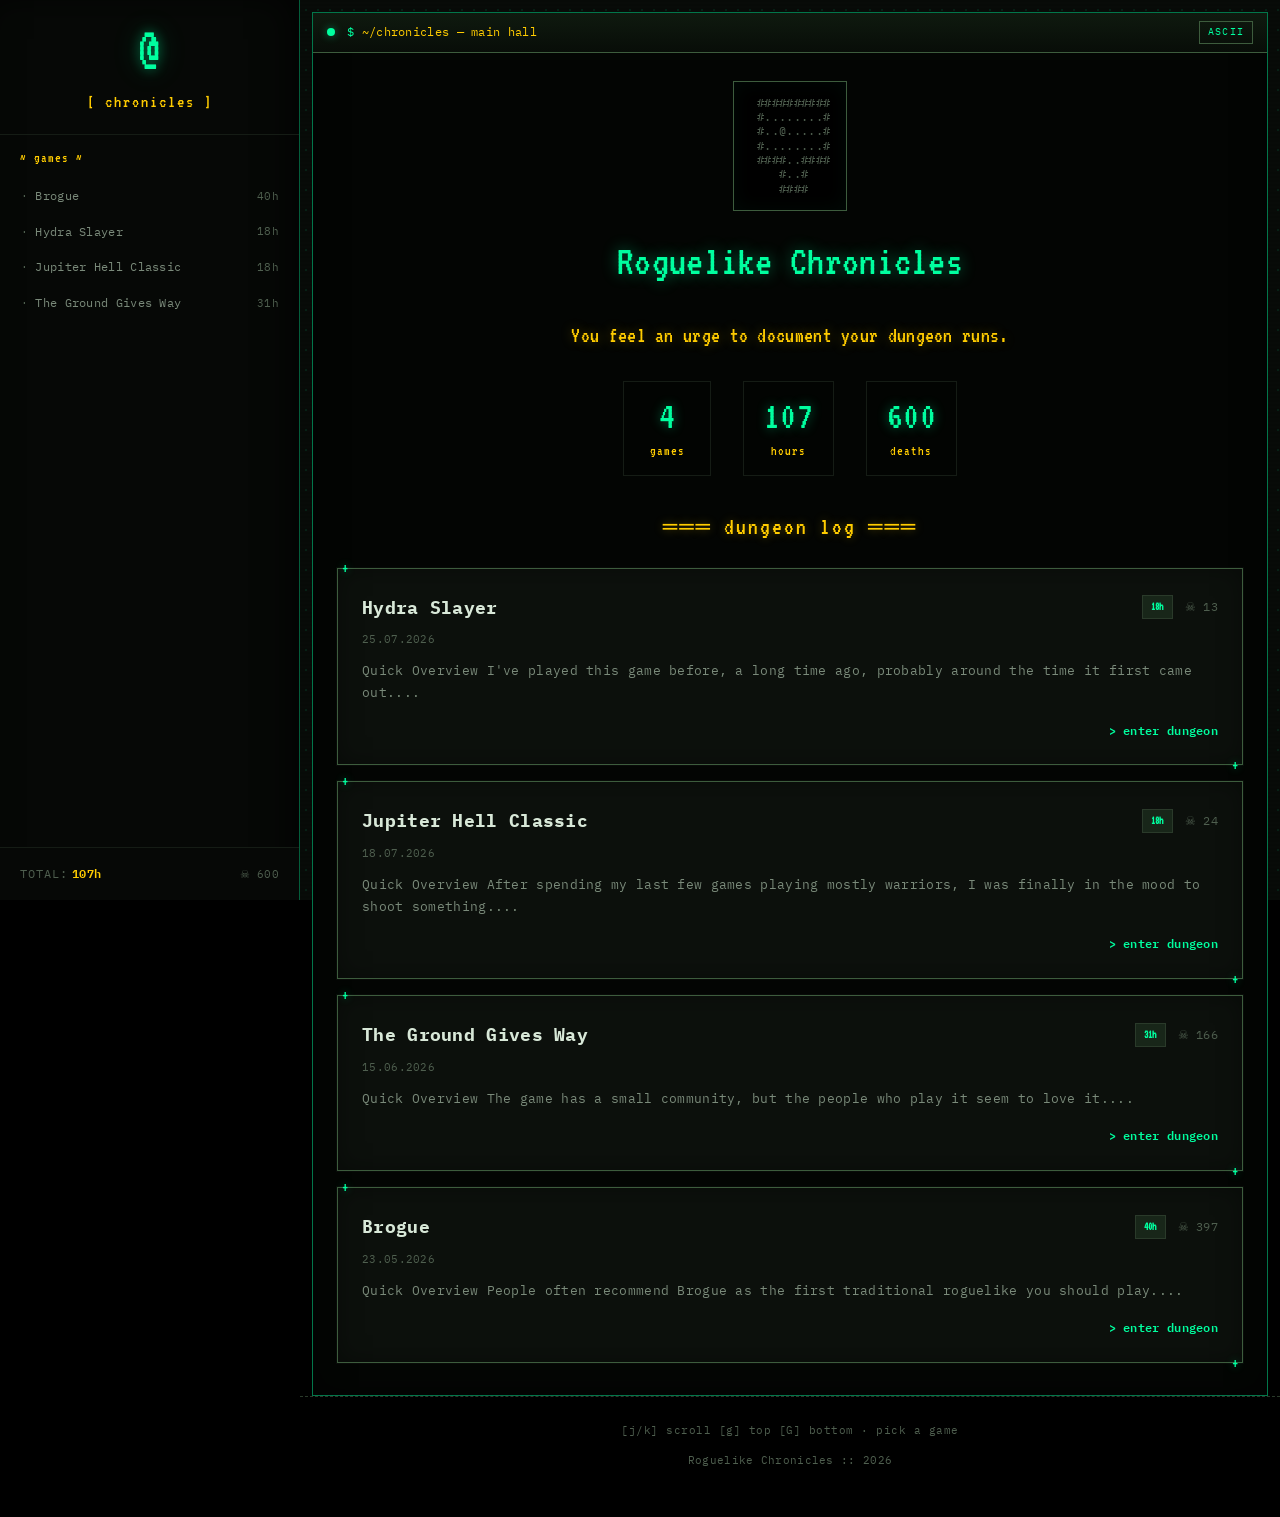
<file: index.html>
<!DOCTYPE html>
<html lang="en">
<head>
  <meta charset="UTF-8">
  <meta name="viewport" content="width=device-width, initial-scale=1.0">
  <title>Roguelike Chronicles</title>
  <link rel="icon" type="image/svg+xml" href="images/favicon.svg">
  <link rel="stylesheet" href="https://fonts.googleapis.com/css2?family=IBM+Plex+Mono:wght@400;500;600&family=VT323&display=swap">
  <script async src="https://www.googletagmanager.com/gtag/js?id=G-BKC3J0J8XS"></script>
  <script>
    window.dataLayer = window.dataLayer || [];
    function gtag(){dataLayer.push(arguments);}
    gtag('js', new Date());
    gtag('config', 'G-BKC3J0J8XS');
  </script>
  <style>
/* =============================================
   Roguelike Chronicles — terminal / ASCII theme
   ============================================= */

:root {
  --bg-primary: #080b08;
  --bg-secondary: #0f140f;
  --bg-sidebar: #060806;
  --bg-card: #0c100c;
  --bg-hover: #141a14;
  --bg-active: #101510;

  --phosphor-green: #00ff9f;
  --phosphor-amber: #ffcc00;
  --phosphor-red: #ff6b6b;
  --phosphor-cyan: #5ee7ff;
  --phosphor-purple: #c9a0ff;

  --accent-green: var(--phosphor-green);
  --accent-amber: var(--phosphor-amber);
  --accent-red: var(--phosphor-red);
  --accent-cyan: var(--phosphor-cyan);
  --accent-purple: var(--phosphor-purple);

  --text-primary: #b8c4b8;
  --text-secondary: #7a8a7a;
  --text-muted: #4f5f4f;
  --text-bright: #d8e8d8;

  --border-color: #2a3a2a;
  --border-bright: #3d5c3d;
  --border-subtle: #151c15;

  --floor-dot: rgba(0, 255, 159, 0.09);
  --glow-green: rgba(0, 255, 159, 0.45);
  --glow-amber: rgba(255, 204, 0, 0.35);

  --font-mono: 'IBM Plex Mono', 'Courier New', Courier, monospace;
  --font-terminal: 'VT323', 'Courier New', Courier, monospace;

  --sidebar-width: 300px;
}

*, *::before, *::after { box-sizing: border-box; }

html { scroll-behavior: smooth; }

body.roguelike-terminal {
  margin: 0;
  padding: 0;
  background: #000;
  color: var(--text-primary);
  font-family: var(--font-mono);
  font-size: 15px;
  line-height: 1.65;
  letter-spacing: 0.02em;
  min-height: 100vh;
  overflow-x: hidden;
}

/* Тайловый пол «.» на фоне основной области */
.dungeon-floor {
  position: fixed;
  inset: 0;
  left: var(--sidebar-width);
  pointer-events: none;
  z-index: 0;
  background-color: var(--bg-primary);
  background-image: radial-gradient(circle, var(--floor-dot) 1px, transparent 1px);
  background-size: 12px 20px;
}

.crt-scanlines {
  position: fixed;
  inset: 0;
  left: var(--sidebar-width);
  pointer-events: none;
  z-index: 1;
  opacity: 0.07;
  background: repeating-linear-gradient(
    0deg,
    transparent,
    transparent 2px,
    rgba(0, 0, 0, 0.45) 2px,
    rgba(0, 0, 0, 0.45) 4px
  );
}

@media (prefers-reduced-motion: reduce) {
  .crt-scanlines { display: none; }
}

a {
  color: var(--accent-green);
  text-decoration: none;
  transition: color 0.2s ease;
}

a:hover { color: var(--accent-cyan); text-decoration: underline; }

::selection {
  background: rgba(126, 231, 135, 0.25);
  color: var(--text-bright);
}

:focus-visible {
  outline: 2px solid var(--accent-green);
  outline-offset: 2px;
}

.app {
  position: relative;
  z-index: 2;
  display: flex;
  min-height: 100vh;
}

/* ═══ Главный «экран терминала» ═══ */
.terminal-screen {
  flex: 1;
  align-self: stretch;
  display: flex;
  flex-direction: column;
  margin: 12px 12px 0;
  width: auto;
  max-width: none;
  border: 1px solid rgba(0, 255, 159, 0.45);
  box-shadow:
    inset 0 0 32px rgba(0, 0, 0, 0.55);
  background: #030503;
}

.terminal-titlebar {
  display: flex;
  align-items: center;
  gap: 12px;
  padding: 8px 14px;
  background: linear-gradient(180deg, #0f1a0f 0%, #080d08 100%);
  border-bottom: 1px solid var(--border-bright);
  font-family: var(--font-mono);
  font-size: 12px;
  color: var(--text-secondary);
}

.tb-led {
  width: 8px;
  height: 8px;
  border-radius: 50%;
  background: var(--phosphor-green);
  box-shadow: 0 0 8px var(--glow-green);
  flex-shrink: 0;
}

.tb-title {
  flex: 1;
  color: var(--phosphor-amber);
  white-space: nowrap;
  overflow: hidden;
  text-overflow: ellipsis;
}

.tb-title::before {
  content: '$ ';
  color: var(--phosphor-green);
}

.tb-tag {
  padding: 2px 8px;
  border: 1px solid var(--border-bright);
  color: var(--phosphor-green);
  font-size: 10px;
  letter-spacing: 0.12em;
  text-transform: uppercase;
}

.terminal-body {
  flex: 1;
  padding: 0;
  overflow: hidden;
}

/* Вложенные панели (карточки, статы) */
.terminal-panel {
  position: relative;
  background: var(--bg-card);
  border: 1px solid var(--border-bright);
  border-radius: 0;
  box-shadow:
    inset 0 0 24px rgba(0, 0, 0, 0.35),
    0 0 0 1px var(--bg-primary);
}

.terminal-panel::before,
.terminal-panel::after {
  position: absolute;
  font-family: var(--font-terminal);
  font-size: 16px;
  line-height: 1;
  color: var(--accent-green);
  text-shadow: 0 0 8px var(--glow-green);
  pointer-events: none;
  user-select: none;
}

.terminal-panel::before {
  content: '+';
  top: -1px;
  left: 4px;
  transform: translateY(-50%);
}

.terminal-panel::after {
  content: '+';
  bottom: -1px;
  right: 4px;
  transform: translateY(50%);
}

/* =============================================
   SIDEBAR
   ============================================= */

.sidebar {
  width: var(--sidebar-width);
  min-height: 100vh;
  background: var(--bg-sidebar);
  border-right: 1px solid rgba(0, 255, 159, 0.35);
  box-shadow: inset -12px 0 32px rgba(0, 0, 0, 0.55);
  display: flex;
  flex-direction: column;
  position: fixed;
  top: 0;
  left: 0;
  bottom: 0;
  z-index: 100;
  overflow-y: auto;
  overflow-x: hidden;
  min-width: 0;
}

/* Flex-дети не должны раздувать сайдбар по ширине */
.sidebar > * {
  min-width: 0;
  max-width: 100%;
}

.sidebar::-webkit-scrollbar { width: 4px; }
.sidebar::-webkit-scrollbar-track { background: transparent; }
.sidebar::-webkit-scrollbar-thumb { background: var(--border-color); border-radius: 2px; }

/* Sidebar Header */
.sidebar-header {
  padding: 24px 20px 16px;
  border-bottom: 1px solid var(--border-subtle);
  text-align: center;
}

.logo {
  display: inline-flex;
  align-items: center;
  justify-content: center;
  font-family: var(--font-terminal);
  font-size: 56px;
  font-weight: 400;
  color: var(--phosphor-green);
  text-decoration: none;
  line-height: 1;
  padding: 0 0.1em;
  text-shadow:
    0 0 12px var(--glow-green),
    0 0 28px rgba(0, 255, 159, 0.25);
  transition: all 0.3s ease;
  cursor: pointer;
  user-select: none;
  -webkit-user-select: none;
  -webkit-user-drag: none;
  caret-color: transparent;
}

.logo:hover {
  color: var(--accent-cyan);
  text-shadow: 0 0 30px rgba(86, 212, 221, 0.5);
  text-decoration: none;
  transform: scale(1.05);
}

.subtitle {
  font-family: var(--font-terminal);
  font-size: 18px;
  color: var(--phosphor-amber);
  margin-top: 8px;
  letter-spacing: 2px;
  overflow-wrap: break-word;
}

/* =============================================
   SIDEBAR: CURRENT GAME (on game pages)
   ============================================= */

.sidebar-current-game {
  padding: 16px 20px;
  border-bottom: 1px solid var(--border-subtle);
  background: rgba(126, 231, 135, 0.04);
}

.current-game-title {
  font-size: 15px;
  font-weight: 700;
  color: var(--text-bright);
  margin-bottom: 6px;
  line-height: 1.3;
}

.current-game-meta {
  display: flex;
  align-items: center;
  gap: 12px;
  font-size: 12px;
}

.current-game-hours {
  font-weight: 600;
  font-variant-numeric: tabular-nums;
}

.current-game-hours.time-short { color: var(--accent-green); }
.current-game-hours.time-medium { color: var(--accent-amber); }
.current-game-hours.time-long { color: var(--accent-red); }

.current-game-deaths {
  color: var(--text-muted);
  font-variant-numeric: tabular-nums;
}

/* =============================================
   SIDEBAR: TABLE OF CONTENTS
   ============================================= */

.sidebar-toc {
  flex: 1;
  padding: 12px 0;
  min-height: 0;
  overflow-x: hidden;
}

.toc-label,
.other-games-label,
.all-games-label {
  padding: 0 20px;
  font-family: var(--font-terminal);
  font-size: 14px;
  color: var(--accent-amber);
  letter-spacing: 1px;
  margin-bottom: 8px;
}

.sidebar-toc ul,
.sidebar-other-games ul,
.sidebar-all-games ul {
  list-style: none;
  margin: 0;
  padding: 0;
}

.toc-link {
  display: block;
  padding: 8px 20px 8px 24px;
  color: var(--text-secondary);
  text-decoration: none;
  font-size: 12px;
  line-height: 1.5;
  border-left: 2px solid transparent;
  transition: all 0.2s ease;
  position: relative;
  overflow-wrap: break-word;
  word-break: break-word;
}

.toc-link::before {
  content: '>';
  position: absolute;
  left: 10px;
  opacity: 0;
  color: var(--accent-green);
  font-size: 11px;
  font-family: var(--font-terminal);
  transition: opacity 0.2s ease;
}

.toc-link:hover {
  background: var(--bg-hover);
  color: var(--text-primary);
  text-decoration: none;
}

.toc-link:hover::before { opacity: 0.5; }

.toc-link.active {
  background: var(--bg-hover);
  color: var(--accent-green);
  border-left-color: var(--accent-green);
}

.toc-link.active::before { opacity: 1; }

/* =============================================
   SIDEBAR: OTHER GAMES
   ============================================= */

.sidebar-other-games {
  padding: 12px 0;
  border-top: 1px solid var(--border-subtle);
  overflow-x: hidden;
}

.nav-game-link {
  display: flex;
  align-items: center;
  justify-content: space-between;
  gap: 8px;
  padding: 8px 20px;
  color: var(--text-secondary);
  text-decoration: none;
  font-size: 12px;
  transition: all 0.2s ease;
  border-left: 2px solid transparent;
  min-width: 0;
  max-width: 100%;
}

.nav-game-link:hover {
  background: var(--bg-hover);
  color: var(--text-primary);
  text-decoration: none;
}

.nav-game-title {
  flex: 1;
  min-width: 0;
  overflow: hidden;
  text-overflow: ellipsis;
  white-space: nowrap;
}

.nav-game-hours {
  flex-shrink: 0;
  font-size: 11px;
  color: var(--text-muted);
  font-variant-numeric: tabular-nums;
}

/* =============================================
   SIDEBAR: ALL GAMES (index page)
   ============================================= */

.sidebar-all-games {
  flex: 1;
  padding: 12px 0;
  min-height: 0;
  overflow-x: hidden;
}

.nav-game-link::before {
  content: '· ';
  color: var(--text-muted);
  font-family: var(--font-terminal);
}

.nav-game-link:hover::before {
  content: '> ';
  color: var(--accent-green);
}

/* =============================================
   SIDEBAR FOOTER
   ============================================= */

.sidebar-footer {
  padding: 16px 20px;
  border-top: 1px solid var(--border-subtle);
  background: var(--bg-sidebar);
}

.back-link {
  display: block;
  color: var(--text-muted);
  font-size: 12px;
  transition: color 0.2s ease;
}

.back-link:hover {
  color: var(--accent-green);
  text-decoration: none;
}

.total-hours {
  display: flex;
  align-items: center;
  justify-content: space-between;
  font-size: 12px;
  flex-wrap: wrap;
  gap: 4px;
}

.total-label {
  color: var(--text-muted);
  text-transform: uppercase;
  letter-spacing: 1px;
}

.total-value {
  color: var(--accent-amber);
  font-weight: 600;
  font-variant-numeric: tabular-nums;
}

.total-deaths {
  color: var(--text-muted);
  font-size: 11px;
  margin-left: auto;
}

/* =============================================
   MAIN CONTENT
   ============================================= */

.main {
  flex: 1;
  margin-left: var(--sidebar-width);
  min-height: 100vh;
  min-width: 0;
  display: flex;
  flex-direction: column;
  align-items: stretch;
  padding-bottom: 16px;
}

/* =============================================
   INDEX PAGE
   ============================================= */

.main-index,
.main {
  background: transparent;
}

.index-container {
  width: 100%;
  padding: 28px 24px 32px;
}

.index-header {
  text-align: center;
  margin-bottom: 32px;
}

.hero-ascii {
  display: flex;
  flex-direction: column;
  align-items: center;
  gap: 16px;
  margin-bottom: 20px;
}

.ascii-dungeon {
  margin: 0;
  padding: 14px 16px;
  font-family: var(--font-mono);
  font-size: 12px;
  line-height: 1.2;
  white-space: pre;
  text-align: left;
  color: var(--text-muted);
  background: #000;
  border: 1px solid var(--border-bright);
  box-shadow: inset 0 0 20px rgba(0, 255, 159, 0.04);
}

.index-header h1 {
  font-family: var(--font-terminal);
  font-size: 42px;
  font-weight: 400;
  color: var(--phosphor-green);
  margin: 0;
  text-shadow: 0 0 16px var(--glow-green);
}

.index-subtitle {
  font-family: var(--font-terminal);
  font-size: 22px;
  color: var(--phosphor-amber);
  margin: 0 0 28px 0;
  text-shadow: 0 0 12px var(--glow-amber);
}

.section-heading {
  font-family: var(--font-terminal);
  font-size: 24px;
  font-weight: 400;
  color: var(--phosphor-amber);
  text-align: center;
  margin: 0 0 20px;
  letter-spacing: 2px;
  text-shadow: 0 0 10px var(--glow-amber);
}

.index-stats {
  display: flex;
  justify-content: center;
  gap: 32px;
}

.index-stat {
  text-align: center;
  padding: 12px 20px;
  border: 1px solid var(--border-subtle);
  background: rgba(0, 0, 0, 0.25);
  min-width: 88px;
}

.index-stat-value {
  display: block;
  font-family: var(--font-terminal);
  font-size: 40px;
  color: var(--accent-green);
  line-height: 1.1;
  text-shadow: 0 0 12px var(--glow-green);
}

.index-stat-label {
  font-family: var(--font-terminal);
  font-size: 14px;
  color: var(--accent-amber);
  letter-spacing: 1px;
}

/* Games Grid */
.games-grid {
  display: grid;
  grid-template-columns: 1fr;
  gap: 16px;
}

/* Game Card */
.game-card {
  display: block;
  padding: 24px;
  text-decoration: none;
  color: inherit;
  transition: all 0.25s ease;
  opacity: 0;
  transform: translateY(12px);
  animation: fadeInUp 0.5s ease forwards;
}

.game-card:nth-child(1) { animation-delay: 0.05s; }
.game-card:nth-child(2) { animation-delay: 0.1s; }
.game-card:nth-child(3) { animation-delay: 0.15s; }
.game-card:nth-child(4) { animation-delay: 0.2s; }
.game-card:nth-child(5) { animation-delay: 0.25s; }

@keyframes fadeInUp {
  to { opacity: 1; transform: translateY(0); }
}

.game-card:hover {
  border-color: var(--accent-green);
  box-shadow:
    inset 0 0 20px rgba(95, 207, 95, 0.06),
    0 0 12px rgba(95, 207, 95, 0.12);
  transform: translateY(-1px);
  text-decoration: none;
}

.game-card-header {
  display: flex;
  align-items: center;
  justify-content: space-between;
  margin-bottom: 8px;
}

.game-card-title {
  font-size: 18px;
  font-weight: 700;
  color: var(--text-bright);
  margin: 0;
}

.game-card-meta {
  display: flex;
  align-items: center;
  gap: 12px;
}

.game-card-hours {
  padding: 2px 8px;
  border: 1px solid var(--border-color);
  border-radius: 0;
  font-size: 11px;
  font-family: var(--font-terminal);
  font-weight: 600;
  font-variant-numeric: tabular-nums;
}

.game-card-hours.time-short {
  background: rgba(126, 231, 135, 0.1);
  color: var(--accent-green);
}

.game-card-hours.time-medium {
  background: rgba(255, 166, 87, 0.1);
  color: var(--accent-amber);
}

.game-card-hours.time-long {
  background: rgba(255, 123, 114, 0.15);
  color: var(--accent-red);
}

.game-card-deaths {
  font-size: 12px;
  color: var(--text-muted);
}

.game-card-date {
  font-size: 11px;
  color: var(--text-muted);
  margin-bottom: 12px;
}

.game-card-preview {
  font-size: 13px;
  color: var(--text-secondary);
  line-height: 1.7;
  margin: 0 0 16px 0;
}

.game-card-footer {
  display: flex;
  justify-content: flex-end;
}

.game-card-link {
  font-size: 12px;
  color: var(--accent-green);
  font-weight: 600;
}

.game-card:hover .game-card-link {
  color: var(--accent-cyan);
}

/* =============================================
   GAME PAGE
   ============================================= */

.article-page {
  width: 100%;
  padding: 28px 24px 16px;
}

.article-page-header {
  margin-bottom: 32px;
  padding: 24px;
}

.article-page-header h1 {
  font-family: var(--font-terminal);
  font-size: 36px;
  font-weight: 400;
  color: var(--accent-green);
  margin: 0 0 16px 0;
  text-shadow: 0 0 16px var(--glow-green);
}

/* Строка статуса в духе NetHack / Brogue */
.status-bar {
  display: flex;
  flex-wrap: wrap;
  align-items: center;
  gap: 8px 4px;
  padding: 10px 12px;
  font-family: var(--font-mono);
  font-size: 12px;
  background: rgba(0, 0, 0, 0.45);
  border: 1px solid var(--border-subtle);
  color: var(--text-secondary);
}

.status-key {
  color: var(--accent-amber);
  margin-right: 4px;
}

.status-sep {
  color: var(--text-muted);
  user-select: none;
}

.status-item.time-short { color: var(--accent-green); }
.status-item.time-medium { color: var(--accent-amber); }
.status-item.time-long { color: var(--accent-red); }
.status-item.status-danger { color: var(--accent-red); }

/* =============================================
   STATISTICS TABLE
   ============================================= */

.stats-section {
  margin-bottom: 32px;
  padding: 20px 24px;
}

.stats-title {
  font-family: var(--font-terminal);
  font-size: 18px;
  font-weight: 400;
  color: var(--accent-amber);
  margin: 0 0 16px 0;
  letter-spacing: 1px;
}

.stats-table {
  width: 100%;
  border-collapse: collapse;
  font-size: 13px;
}

.stats-table tbody tr {
  border-bottom: 1px solid var(--border-subtle);
}

.stats-table tbody tr:last-child {
  border-bottom: none;
}

.stat-metric {
  padding: 8px 0;
  color: var(--text-secondary);
  width: 45%;
}

.stat-value {
  padding: 8px 0;
  text-align: right;
  font-weight: 600;
  font-variant-numeric: tabular-nums;
}

.stat-value.val-normal { color: var(--text-primary); }
.stat-value.val-success { color: var(--accent-green); }
.stat-value.val-danger { color: var(--accent-red); }

/* =============================================
   ARTICLE CONTENT
   ============================================= */

.article-content {
  color: var(--text-primary);
}

.article-content h1 {
  font-size: 22px;
  color: var(--text-bright);
  margin: 32px 0 16px;
  padding-bottom: 8px;
  border-bottom: 1px solid var(--border-subtle);
  scroll-margin-top: 24px;
}

.article-content h2 {
  font-family: var(--font-terminal);
  font-size: 22px;
  font-weight: 400;
  color: var(--accent-green);
  margin: 28px 0 14px;
  scroll-margin-top: 24px;
  padding-left: 12px;
  border-left: 3px solid var(--border-bright);
}

.article-content h2::before {
  content: '## ';
  color: var(--text-muted);
  font-size: 0.85em;
}

.article-content h3 {
  font-size: 15px;
  color: var(--accent-amber);
  margin: 24px 0 12px;
  font-weight: 600;
}

.article-content h4 {
  font-size: 14px;
  color: var(--accent-cyan);
  margin: 20px 0 10px;
  font-weight: 600;
}

.article-content p {
  margin: 0 0 16px 0;
  line-height: 1.8;
}

.article-content strong { color: var(--text-bright); font-weight: 600; }
.article-content em { color: var(--accent-purple); font-style: italic; }

.article-content code {
  background: var(--bg-secondary);
  color: var(--accent-cyan);
  padding: 2px 6px;
  border-radius: 0;
  font-size: 13px;
  font-family: var(--font-mono);
  border: 1px solid var(--border-subtle);
}

.article-content pre {
  background: #040604;
  border: 1px solid var(--border-bright);
  border-radius: 0;
  padding: 16px 20px;
  margin: 20px 0;
  overflow-x: auto;
  box-shadow: inset 0 0 16px rgba(0, 0, 0, 0.5);
}

.article-content pre::before {
  content: ' ``` ';
  display: block;
  font-family: var(--font-terminal);
  font-size: 12px;
  color: var(--text-muted);
  margin-bottom: 8px;
  letter-spacing: 2px;
}

.article-content pre code {
  background: transparent;
  border: none;
  padding: 0;
  color: var(--text-primary);
  font-size: 13px;
  line-height: 1.6;
}

/* Блок цитаты — как строка message log */
.article-content blockquote {
  margin: 20px 0;
  padding: 12px 16px;
  border: none;
  border-left: 3px solid var(--accent-amber);
  background: rgba(0, 0, 0, 0.4);
  border-radius: 0;
  font-style: normal;
  color: var(--text-primary);
}

.article-content blockquote::before {
  content: '> ';
  color: var(--accent-amber);
  font-family: var(--font-terminal);
  font-size: 14px;
}

.article-content blockquote p { margin: 0; }

.article-content ul,
.article-content ol {
  margin: 16px 0;
  padding-left: 24px;
}

.article-content li { margin: 8px 0; }

.article-content ul {
  list-style: none;
  padding-left: 8px;
}

.article-content ul li::before {
  content: '· ';
  color: var(--accent-green);
  font-weight: bold;
}

.article-content ol li::marker {
  color: var(--accent-amber);
  font-family: var(--font-terminal);
}

.article-content img {
  max-width: 100%;
  height: auto;
  border-radius: 8px;
  border: 1px solid var(--border-color);
  margin: 20px 0;
  cursor: pointer;
}

.modal-overlay {
  display: none;
  position: fixed;
  inset: 0;
  z-index: 1000;
  background: rgba(0, 0, 0, 0.85);
  justify-content: center;
  align-items: center;
  cursor: pointer;
}

.modal-overlay.open {
  display: flex;
}

.modal-overlay img {
  max-width: 90vw;
  max-height: 90vh;
  width: auto;
  height: auto;
  border-radius: 8px;
  border: 1px solid var(--border-color);
  cursor: pointer;
  object-fit: contain;
}

.article-content hr {
  border: none;
  height: 1px;
  background: var(--border-color);
  margin: 32px 0;
  position: relative;
}

.article-content hr::after {
  content: '***';
  position: absolute;
  left: 50%;
  top: 50%;
  transform: translate(-50%, -50%);
  background: var(--bg-primary);
  padding: 0 16px;
  color: var(--text-muted);
  font-family: var(--font-mono);
  font-size: 12px;
  letter-spacing: 4px;
}

.article-content a {
  color: var(--accent-green);
  border-bottom: 1px dotted var(--accent-green);
  transition: all 0.2s ease;
}

.article-content a:hover {
  color: var(--accent-cyan);
  border-bottom-color: var(--accent-cyan);
}

/* Content tables (markdown tables in articles) */
.article-content table {
  width: 100%;
  border-collapse: collapse;
  margin: 20px 0;
  font-size: 13px;
  border: 1px solid var(--border-bright);
  border-radius: 0;
  overflow: hidden;
}

.article-content thead {
  background: var(--bg-secondary);
}

.article-content th {
  padding: 12px 16px;
  text-align: left;
  font-weight: 600;
  color: var(--accent-amber);
  border-bottom: 2px solid var(--border-color);
  font-size: 12px;
  text-transform: uppercase;
  letter-spacing: 0.5px;
}

.article-content td {
  padding: 10px 16px;
  border-bottom: 1px solid var(--border-subtle);
  color: var(--text-primary);
}

.article-content tbody tr:hover {
  background: rgba(126, 231, 135, 0.03);
}

.article-content tbody tr:last-child td {
  border-bottom: none;
}

/* =============================================
   SITE FOOTER
   ============================================= */

.site-footer {
  text-align: center;
  padding: 24px 32px 32px;
  color: var(--text-muted);
  font-size: 12px;
  border-top: 1px dashed var(--border-color);
  background: rgba(0, 0, 0, 0.25);
}

.footer-status {
  font-family: var(--font-terminal);
  font-size: 16px;
  color: var(--accent-amber);
  margin: 0 0 8px;
  animation: blink-more 1.2s step-end infinite;
}

@keyframes blink-more {
  50% { opacity: 0.35; }
}

@media (prefers-reduced-motion: reduce) {
  .footer-status { animation: none; }
}

.footer-hint {
  font-size: 11px;
  color: var(--text-muted);
  margin: 0 0 12px;
  letter-spacing: 0.5px;
}

.footer-copy {
  margin: 0;
  font-size: 11px;
}

.site-footer a {
  color: var(--text-secondary);
  border-bottom: 1px dotted var(--border-color);
}

.site-footer a:hover { color: var(--accent-green); }

/* =============================================
   MOBILE
   ============================================= */

@media (max-width: 768px) {
  :root { --sidebar-width: 100%; }

  .dungeon-floor,
  .crt-scanlines {
    left: 0;
  }

  .app { flex-direction: column; }

  .sidebar {
    position: relative;
    width: 100%;
    min-height: auto;
    max-height: 55vh;
    border-right: none;
    border-bottom: 1px solid var(--border-color);
  }

  .sidebar-header { padding: 16px; }
  .logo { font-size: 36px; }

  .main { margin-left: 0; }

  .terminal-screen {
    margin: 8px 8px 0;
  }

  .article-page,
  .index-container { padding: 20px 14px; }

  .ascii-dungeon { font-size: 10px; max-width: 100%; overflow-x: auto; }

  .index-stats { gap: 20px; }
  .index-stat-value { font-size: 28px; }
  .index-header h1 { font-size: 32px; }

  .article-page-header h1 { font-size: 22px; }

  .game-card { padding: 20px; }
  .game-card-header { flex-direction: column; align-items: flex-start; gap: 8px; }
}

  </style>
</head>
<body class="roguelike-terminal">
  <div class="dungeon-floor" aria-hidden="true"></div>
  <div class="crt-scanlines" aria-hidden="true"></div>
  <div class="app">
    <aside class="sidebar">
      <div class="sidebar-header">
        <a href="index.html" class="logo" title="Roguelike Chronicles" aria-label="Roguelike Chronicles">@</a>
        <div class="subtitle">[ chronicles ]</div>
      </div>
      <nav class="sidebar-all-games">
        <div class="all-games-label">~ games ~</div>
        <ul>
<li><a href="games/brogue.html" class="nav-game-link"><span class="nav-game-title">Brogue</span><span class="nav-game-hours">40h</span></a></li>
<li><a href="games/hydra-slayer.html" class="nav-game-link"><span class="nav-game-title">Hydra Slayer</span><span class="nav-game-hours">18h</span></a></li>
<li><a href="games/jupiter-hell-classic.html" class="nav-game-link"><span class="nav-game-title">Jupiter Hell Classic</span><span class="nav-game-hours">18h</span></a></li>
<li><a href="games/the-ground-gives-way.html" class="nav-game-link"><span class="nav-game-title">The Ground Gives Way</span><span class="nav-game-hours">31h</span></a></li>
        </ul>
      </nav>
      <div class="sidebar-footer">
        <div class="total-hours">
          <span class="total-label">Total:</span>
          <span class="total-value">107h</span>
          <span class="total-deaths">&#x2620; 600</span>
        </div>
      </div>
    </aside>
    <main class="main main-index">
      <div class="terminal-screen">
        <div class="terminal-titlebar">
          <span class="tb-led" aria-hidden="true"></span>
          <span class="tb-title">~/chronicles — main hall</span>
          <span class="tb-tag">ASCII</span>
        </div>
        <div class="terminal-body">
      <div class="index-container">
        <header class="index-header">
          <div class="hero-ascii">
            <pre class="ascii-dungeon" aria-hidden="true"> ##########
 #........#
 #..@.....#
 #........#
 ####..####
    #..#
    ####</pre>
            <h1>Roguelike Chronicles</h1>
          </div>
          <p class="index-subtitle">You feel an urge to document your dungeon runs.</p>
          <div class="index-stats">
            <div class="index-stat">
              <span class="index-stat-value">4</span>
              <span class="index-stat-label">games</span>
            </div>
            <div class="index-stat">
              <span class="index-stat-value">107</span>
              <span class="index-stat-label">hours</span>
            </div>
            <div class="index-stat">
              <span class="index-stat-value">600</span>
              <span class="index-stat-label">deaths</span>
            </div>
          </div>
        </header>
        <h2 class="section-heading">═══ dungeon log ═══</h2>
        <div class="games-grid">
<a href="games/hydra-slayer.html" class="game-card terminal-panel">  <div class="game-card-header">    <h2 class="game-card-title">Hydra Slayer</h2>    <div class="game-card-meta">      <span class="game-card-hours time-short">18h</span>      <span class="game-card-deaths">&#x2620; 13</span>    </div>  </div>  <div class="game-card-date">25.07.2026</div>  <p class="game-card-preview">Quick Overview

I've played this game before, a long time ago, probably around the time it first came out....</p>  <div class="game-card-footer">    <span class="game-card-link">&gt; enter dungeon</span>  </div></a>
<a href="games/jupiter-hell-classic.html" class="game-card terminal-panel">  <div class="game-card-header">    <h2 class="game-card-title">Jupiter Hell Classic</h2>    <div class="game-card-meta">      <span class="game-card-hours time-short">18h</span>      <span class="game-card-deaths">&#x2620; 24</span>    </div>  </div>  <div class="game-card-date">18.07.2026</div>  <p class="game-card-preview">Quick Overview

After spending my last few games playing mostly warriors, I was finally in the mood to shoot something....</p>  <div class="game-card-footer">    <span class="game-card-link">&gt; enter dungeon</span>  </div></a>
<a href="games/the-ground-gives-way.html" class="game-card terminal-panel">  <div class="game-card-header">    <h2 class="game-card-title">The Ground Gives Way</h2>    <div class="game-card-meta">      <span class="game-card-hours time-short">31h</span>      <span class="game-card-deaths">&#x2620; 166</span>    </div>  </div>  <div class="game-card-date">15.06.2026</div>  <p class="game-card-preview">Quick Overview

The game has a small community, but the people who play it seem to love it....</p>  <div class="game-card-footer">    <span class="game-card-link">&gt; enter dungeon</span>  </div></a>
<a href="games/brogue.html" class="game-card terminal-panel">  <div class="game-card-header">    <h2 class="game-card-title">Brogue</h2>    <div class="game-card-meta">      <span class="game-card-hours time-short">40h</span>      <span class="game-card-deaths">&#x2620; 397</span>    </div>  </div>  <div class="game-card-date">23.05.2026</div>  <p class="game-card-preview">Quick Overview

People often recommend Brogue as the first traditional roguelike you should play....</p>  <div class="game-card-footer">    <span class="game-card-link">&gt; enter dungeon</span>  </div></a>
        </div>
      </div>
        </div>
      </div>
      <footer class="site-footer">
        <p class="footer-hint">[j/k] scroll  [g] top  [G] bottom  · pick a game</p>
        <p class="footer-copy">Roguelike Chronicles :: 2026</p>
      </footer>
    </main>
  </div>
</body>
</html>
</file>
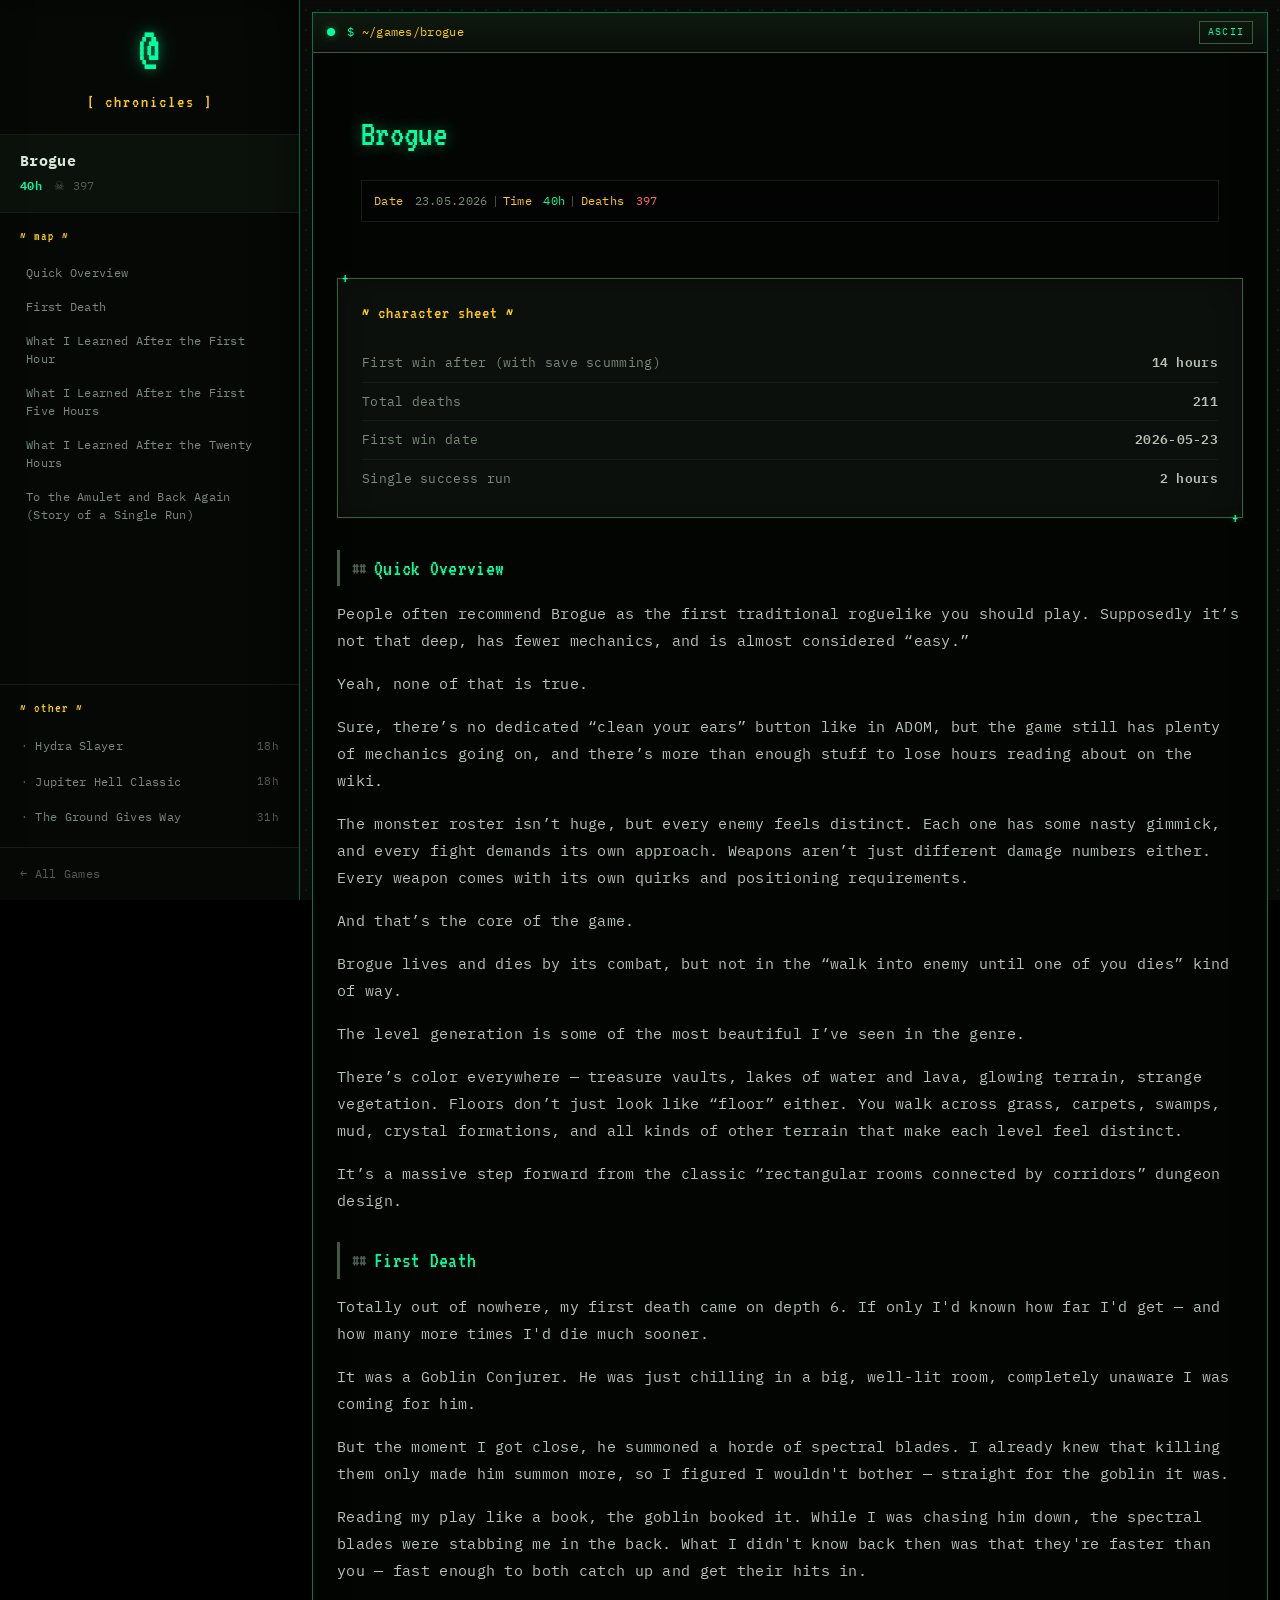
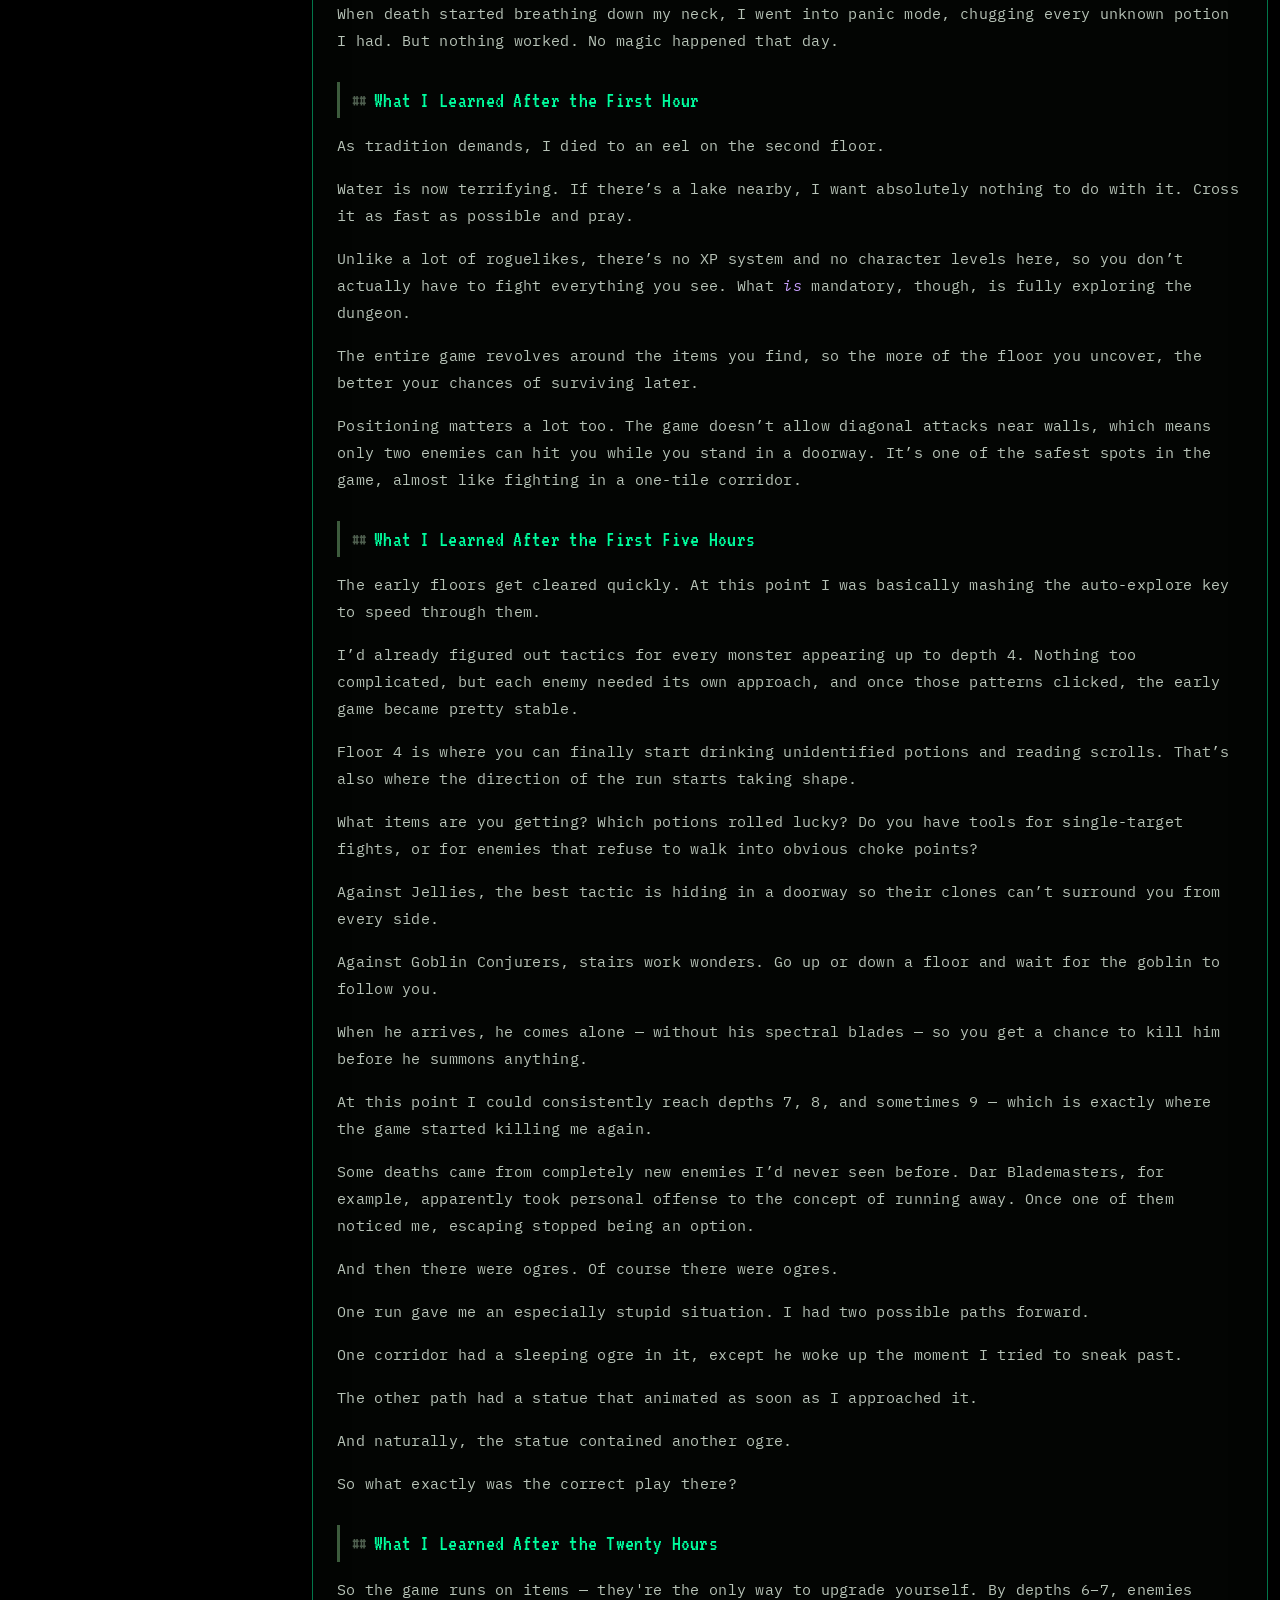
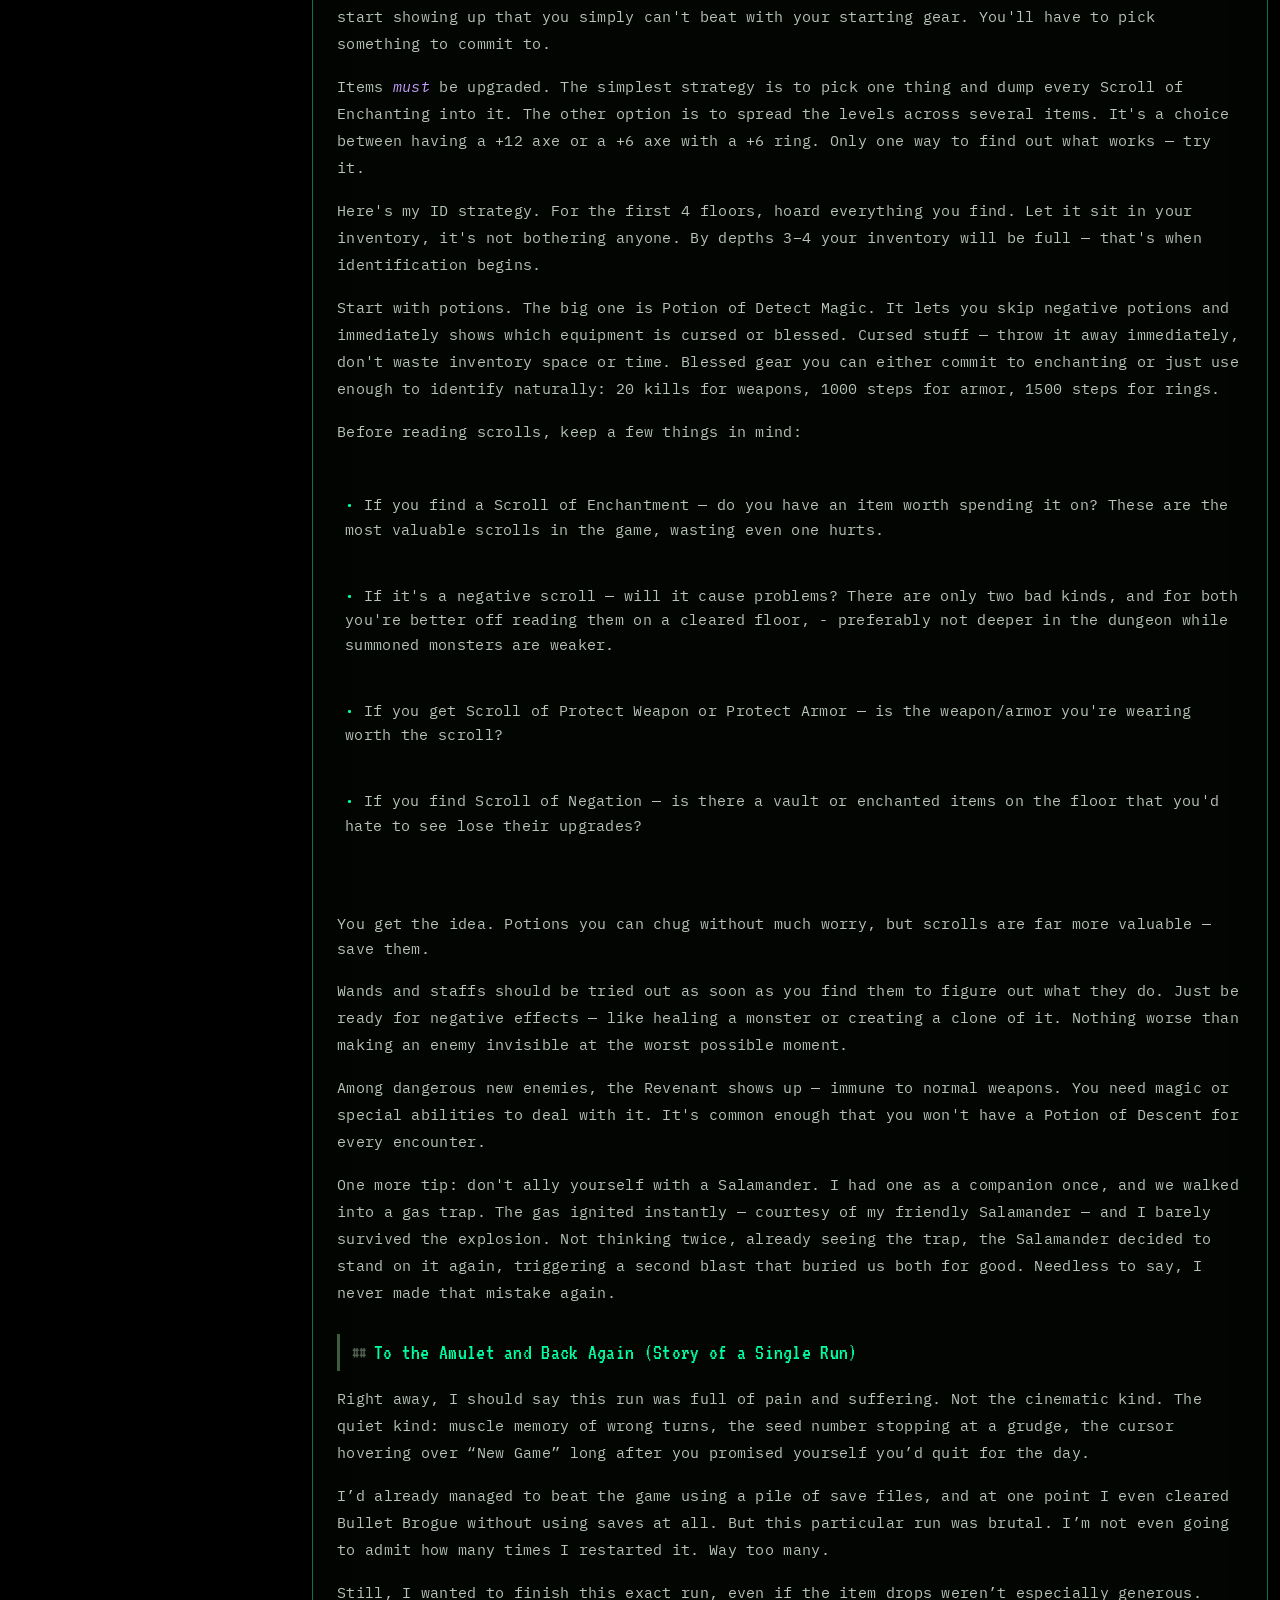
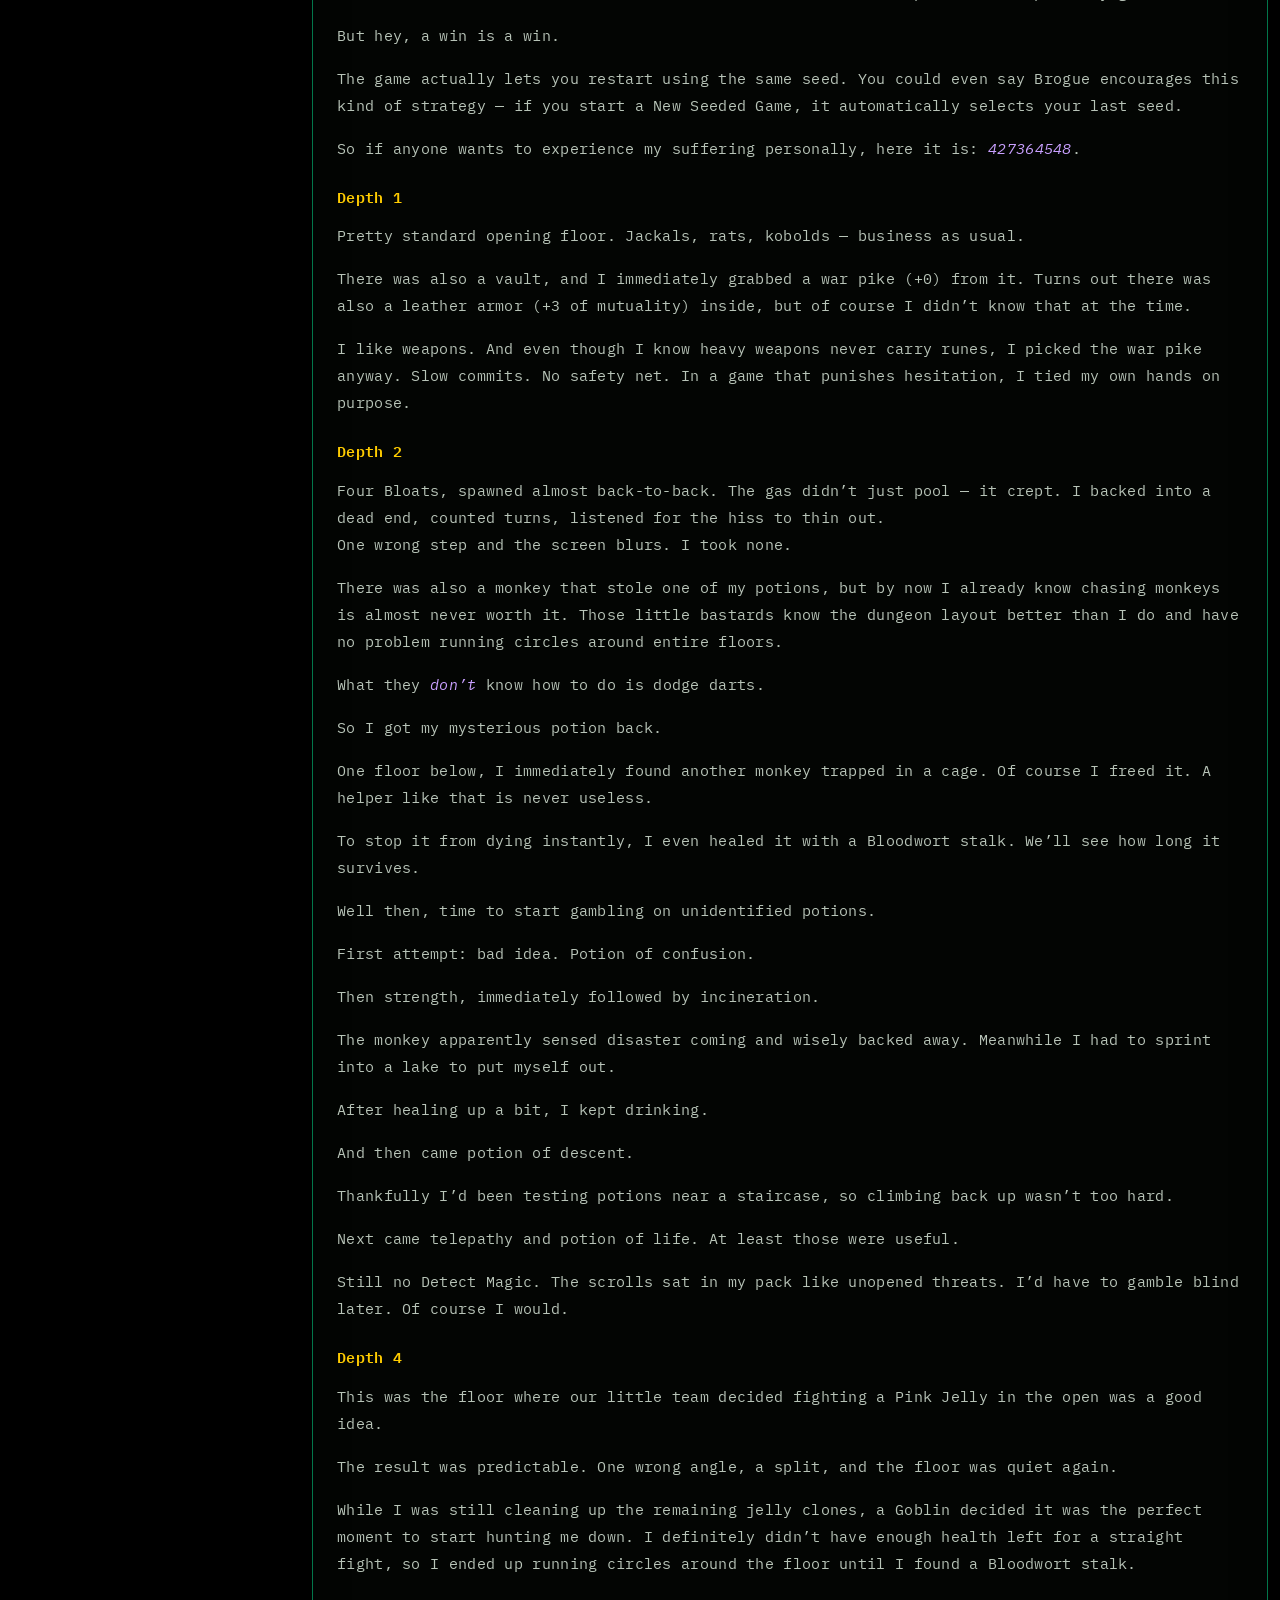
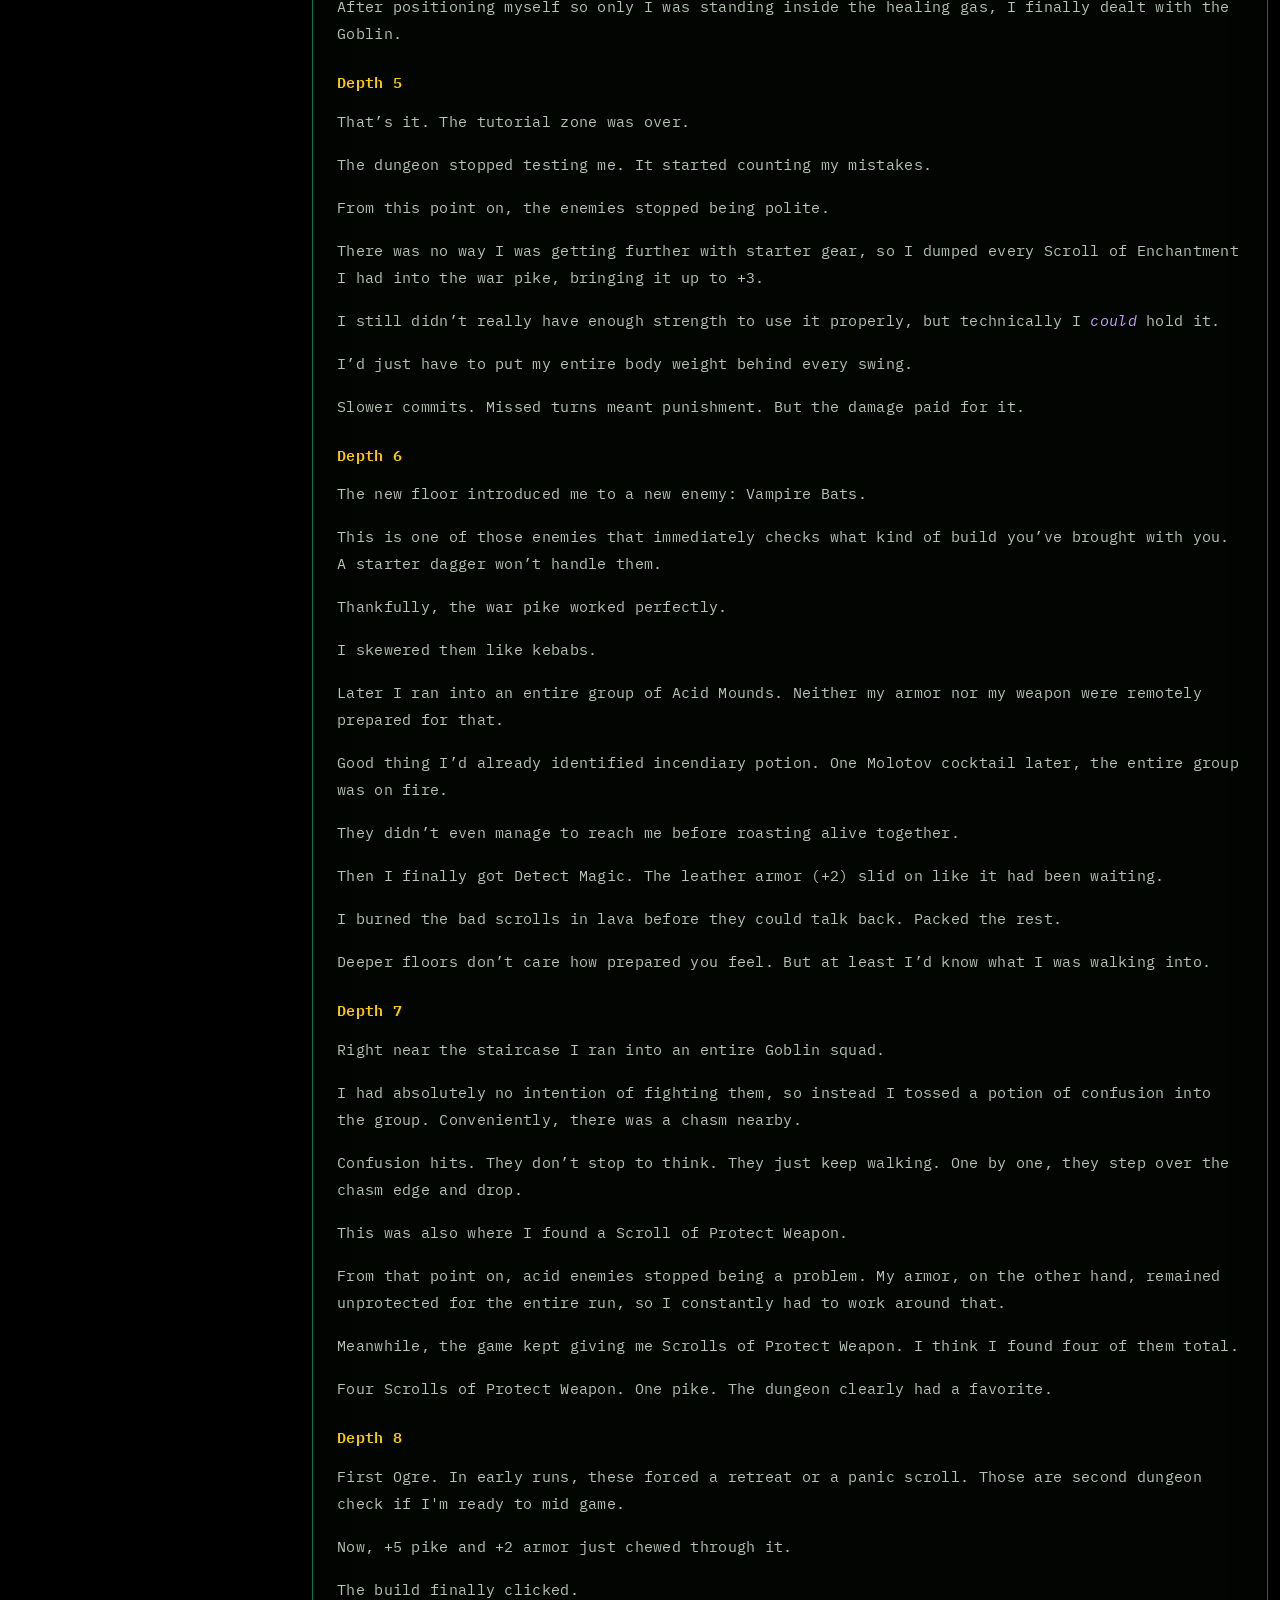
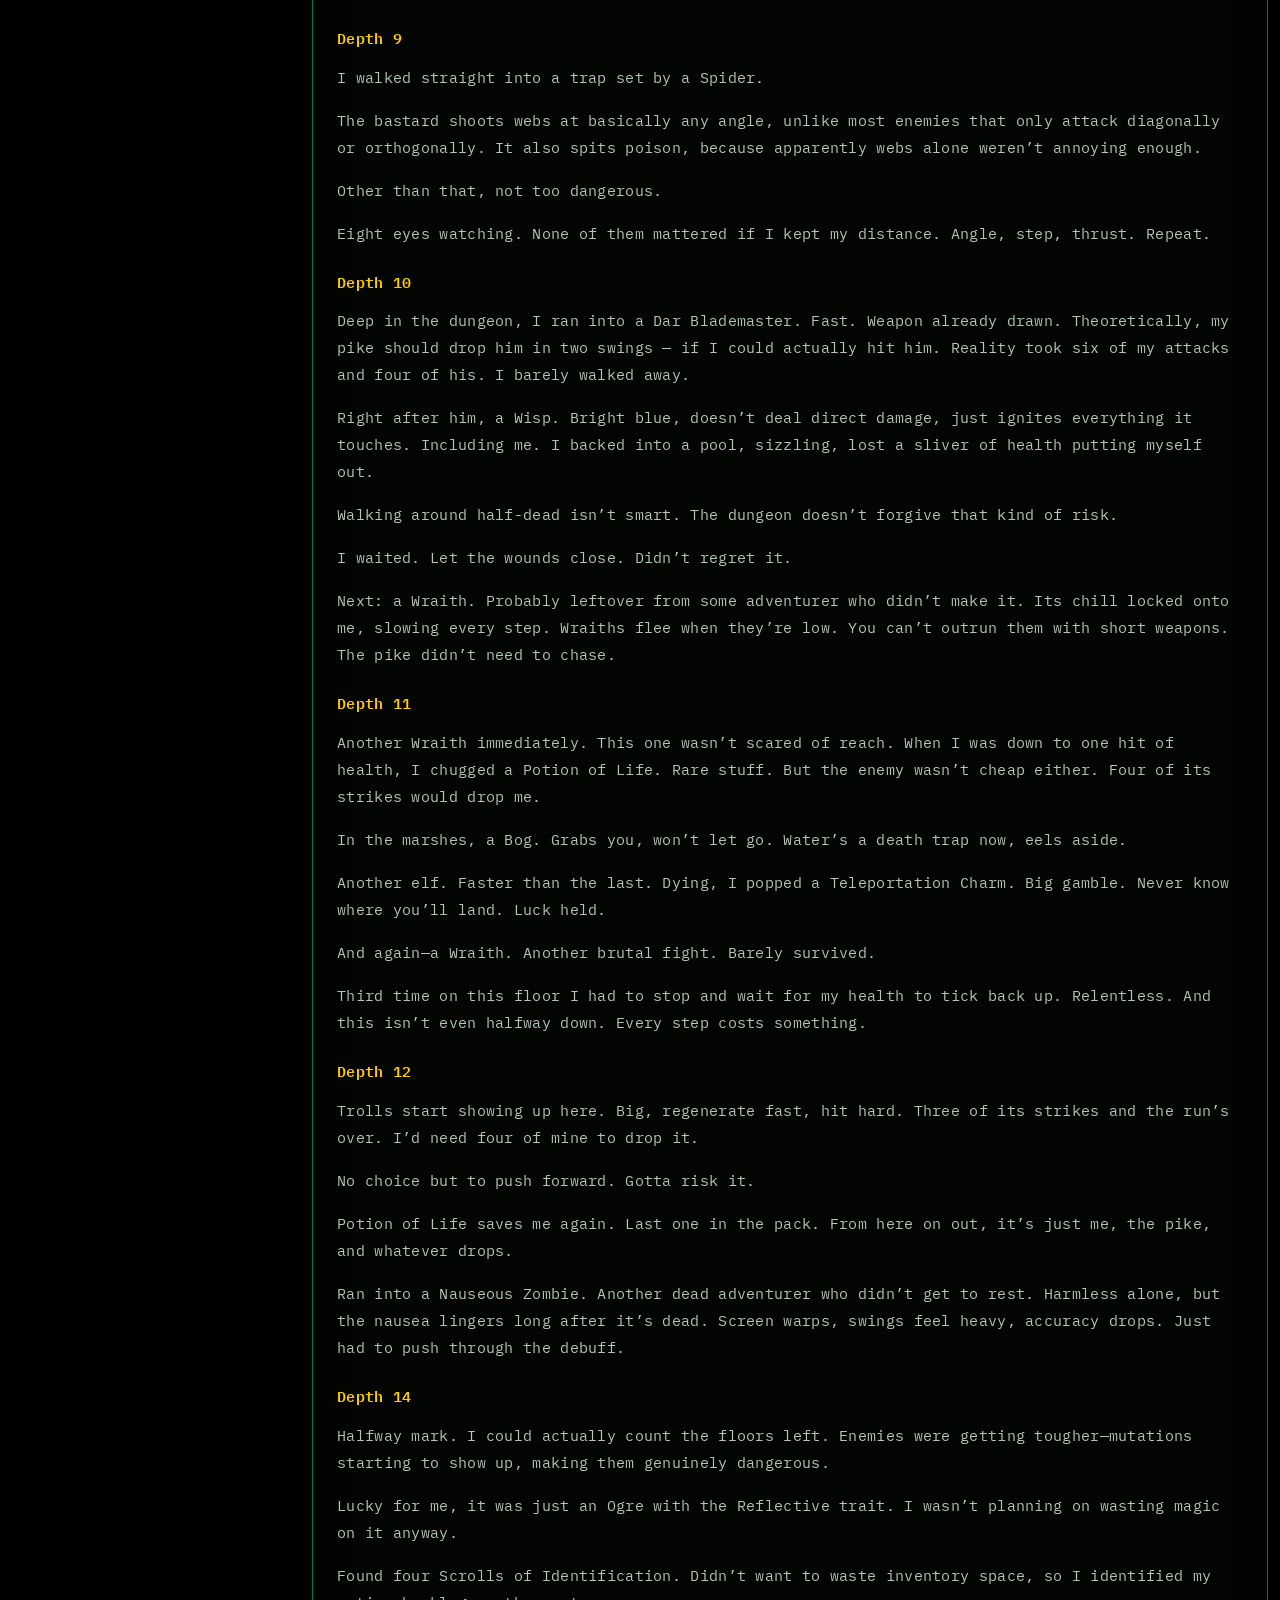
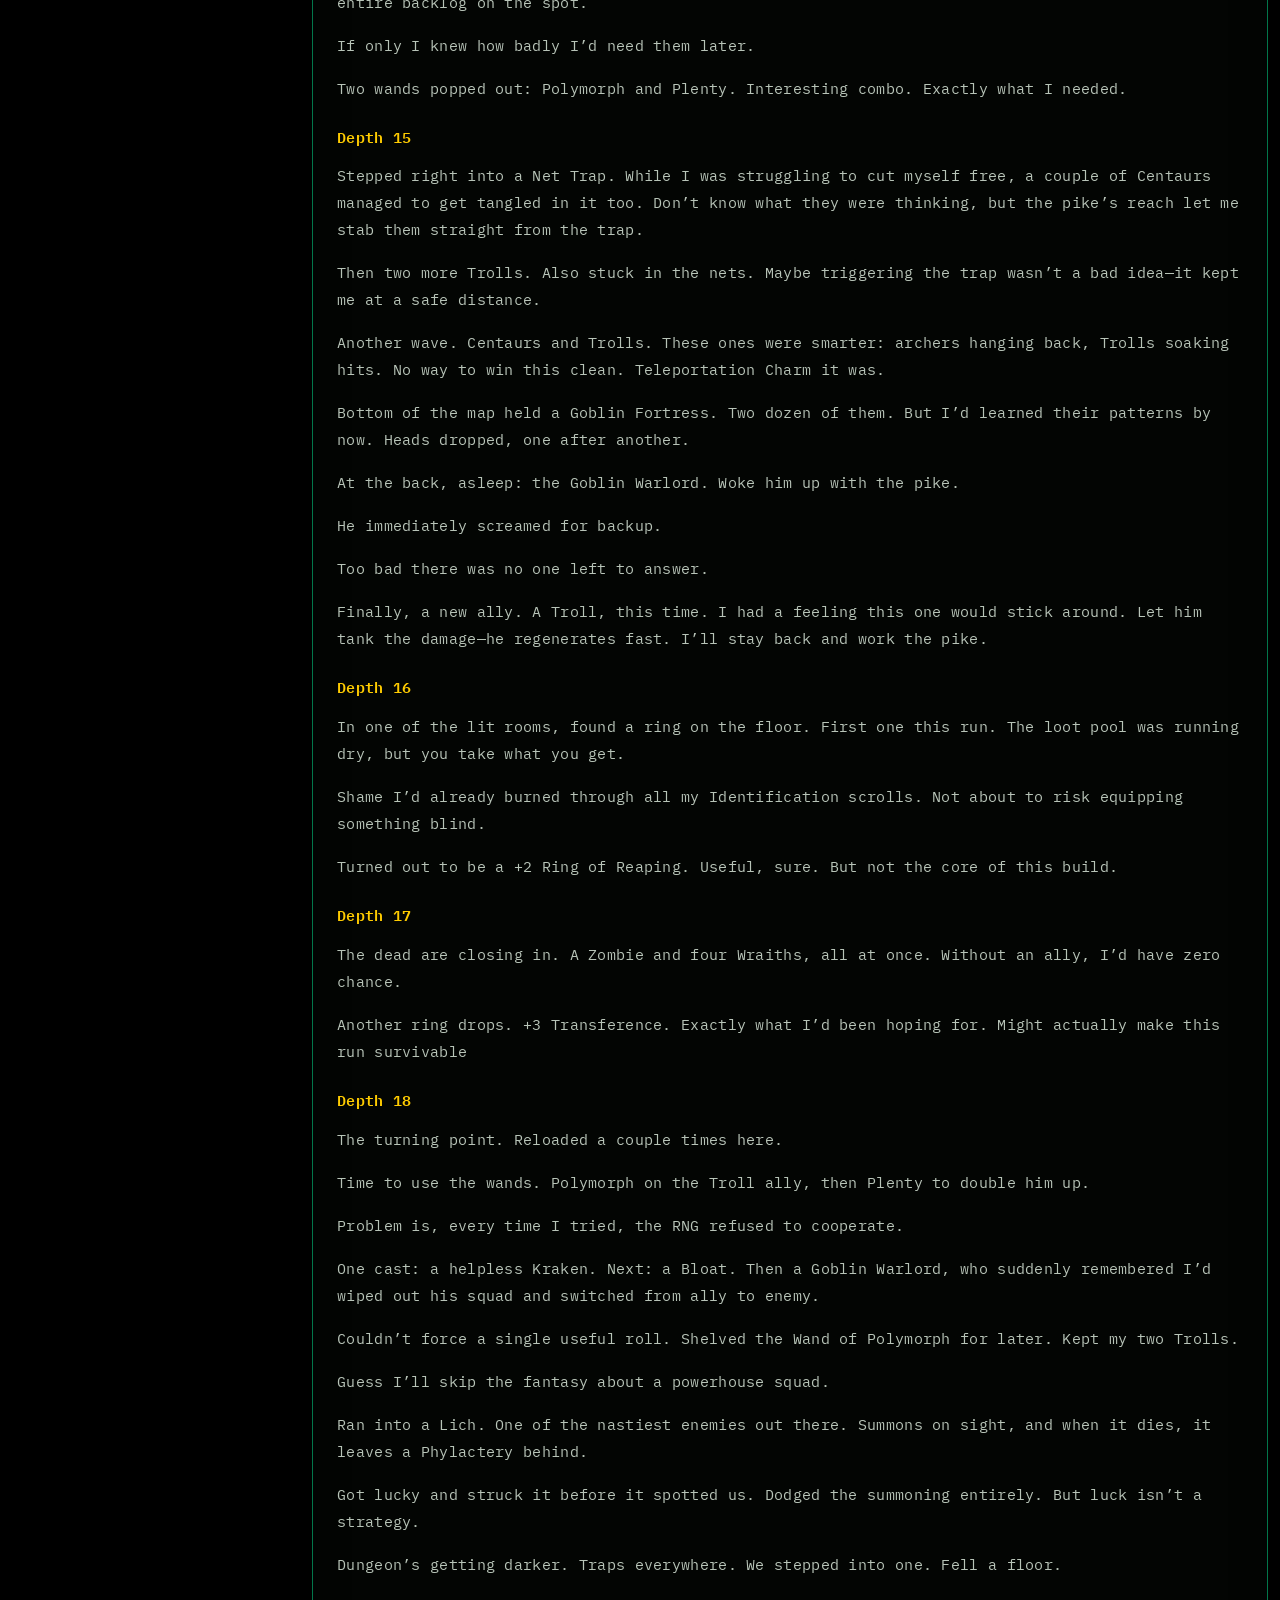
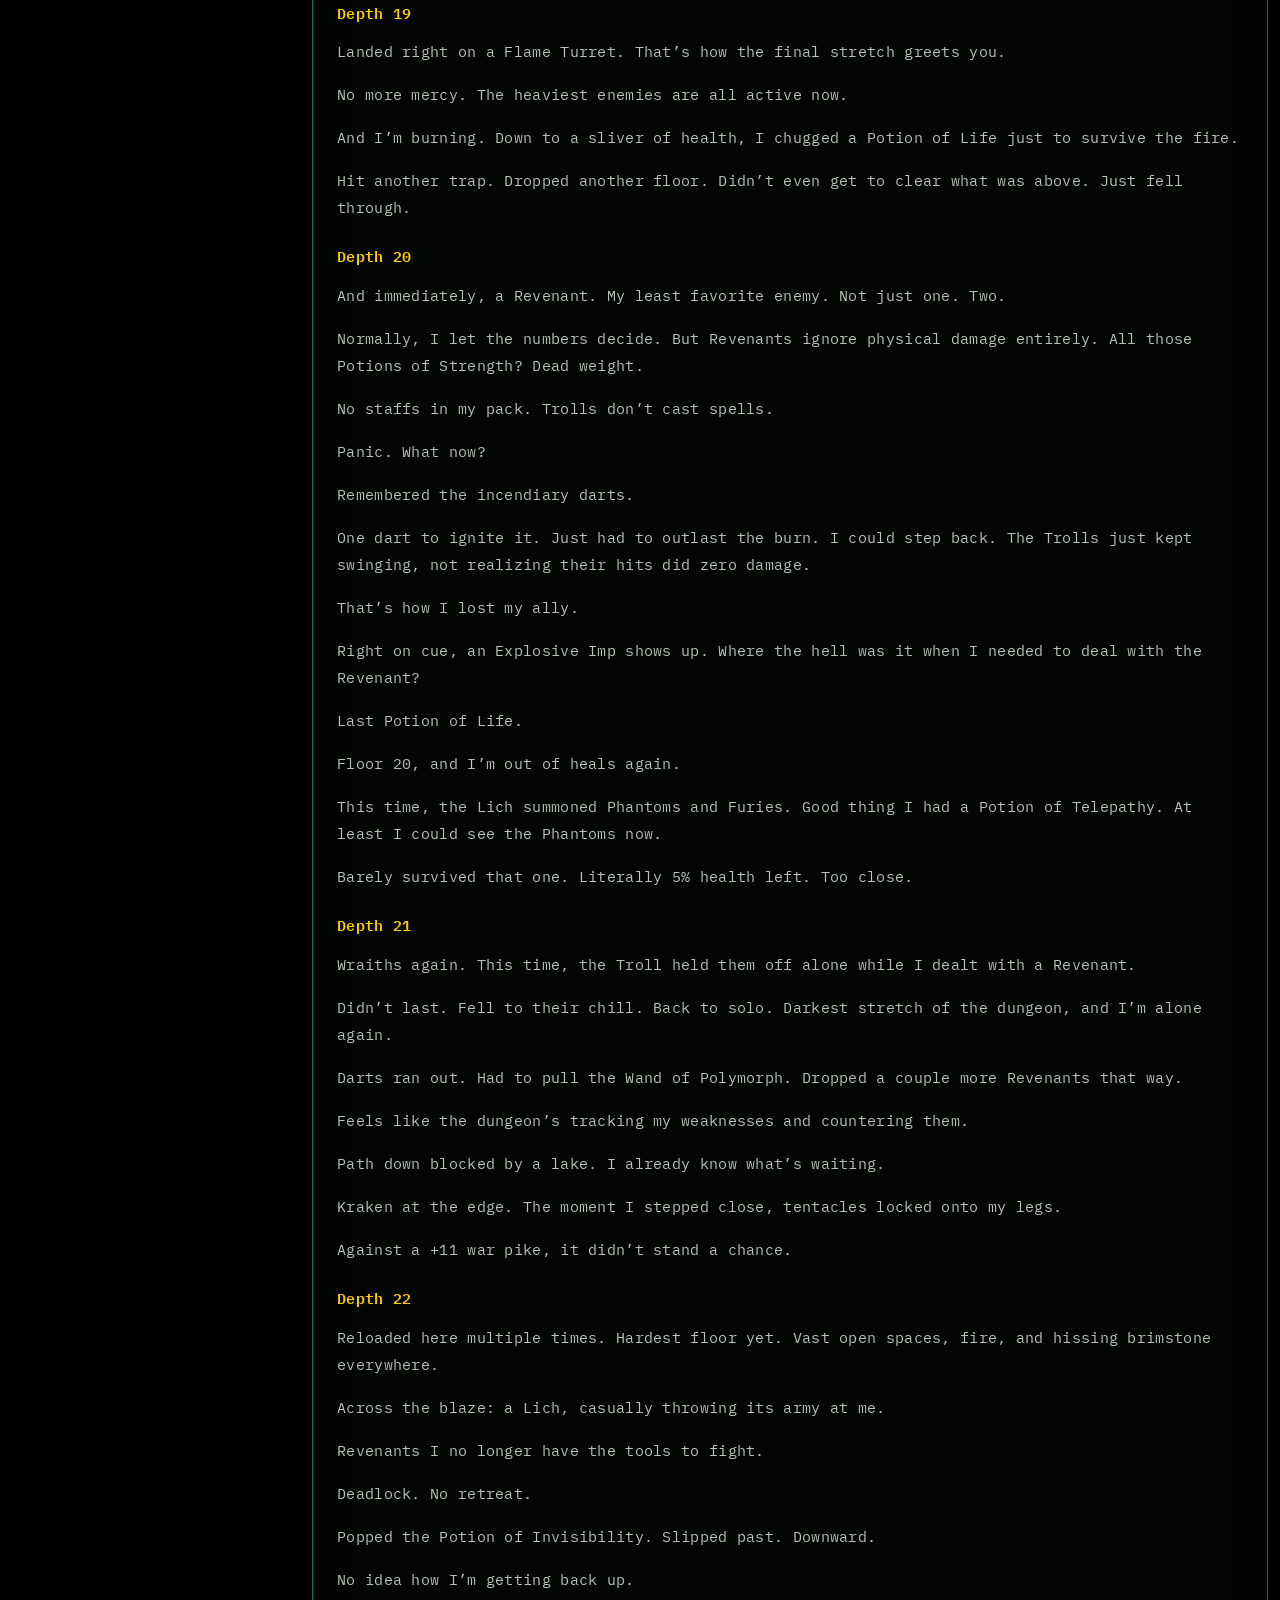
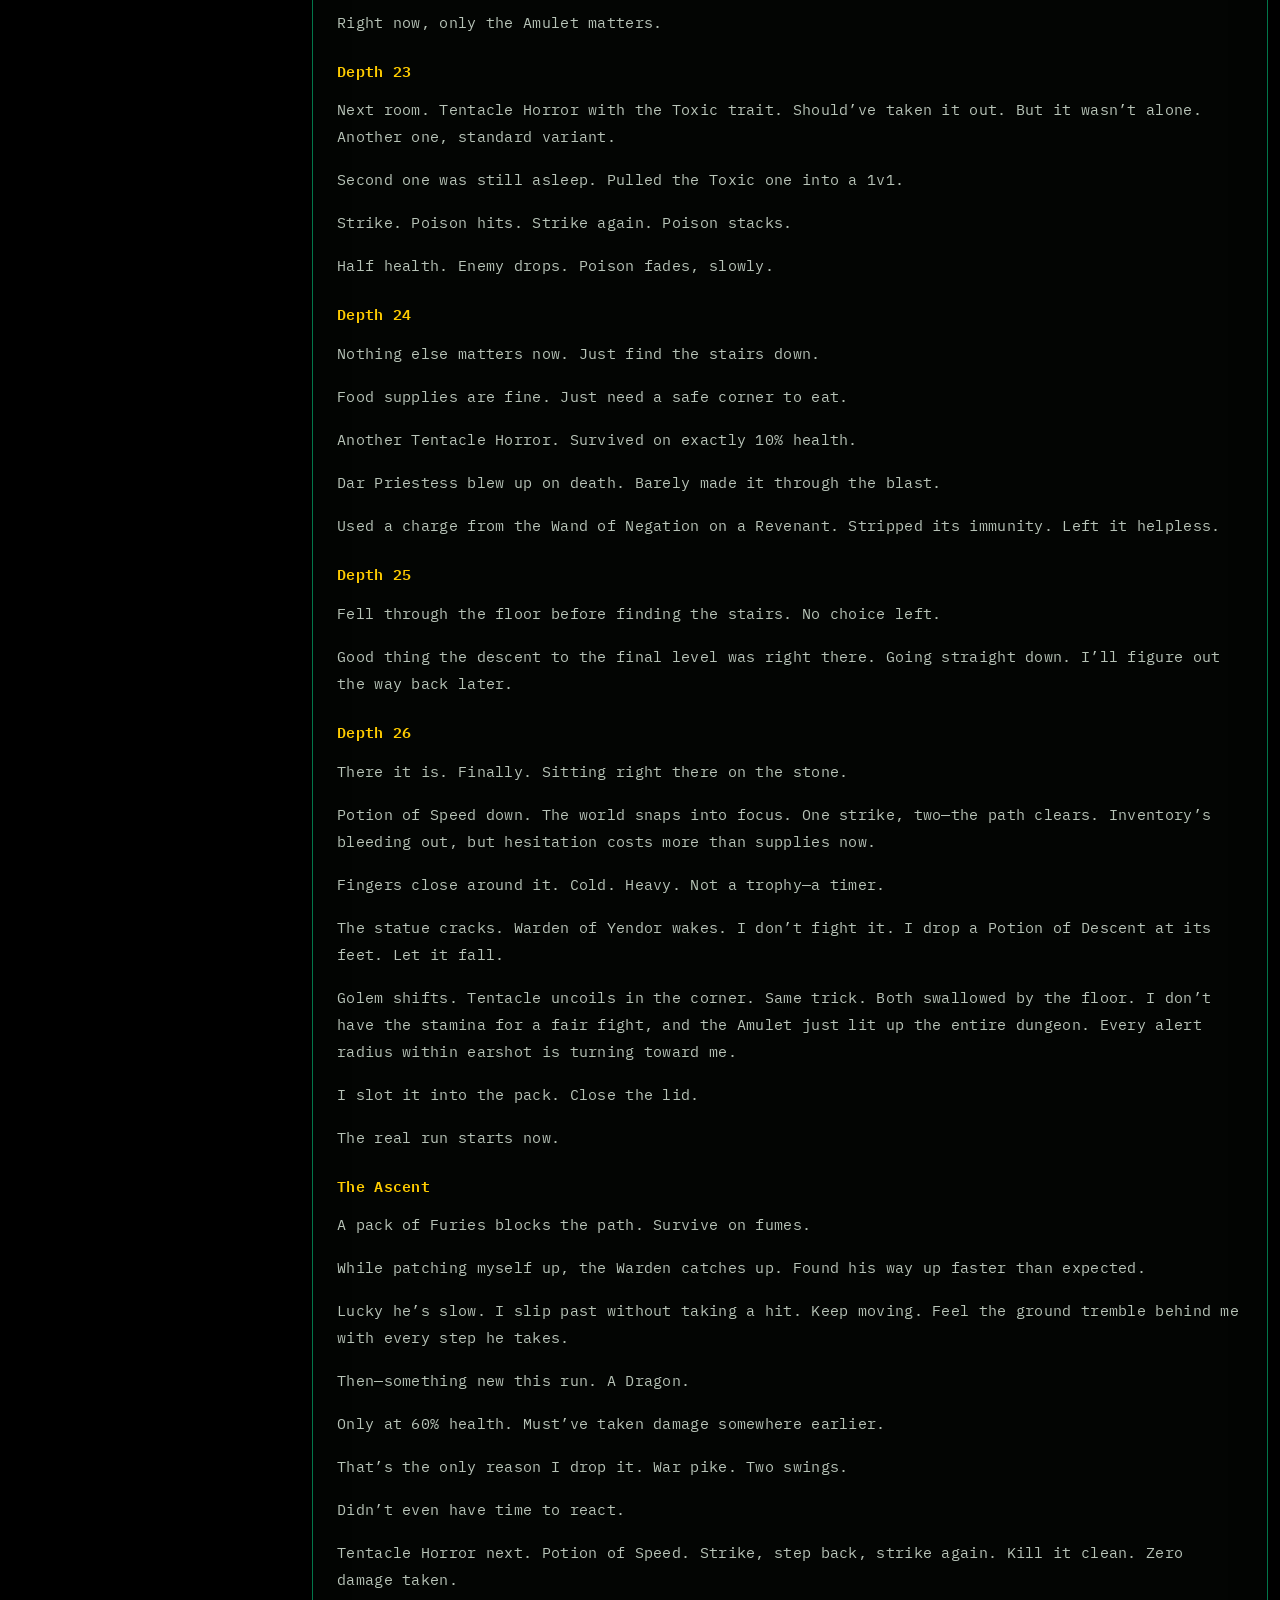
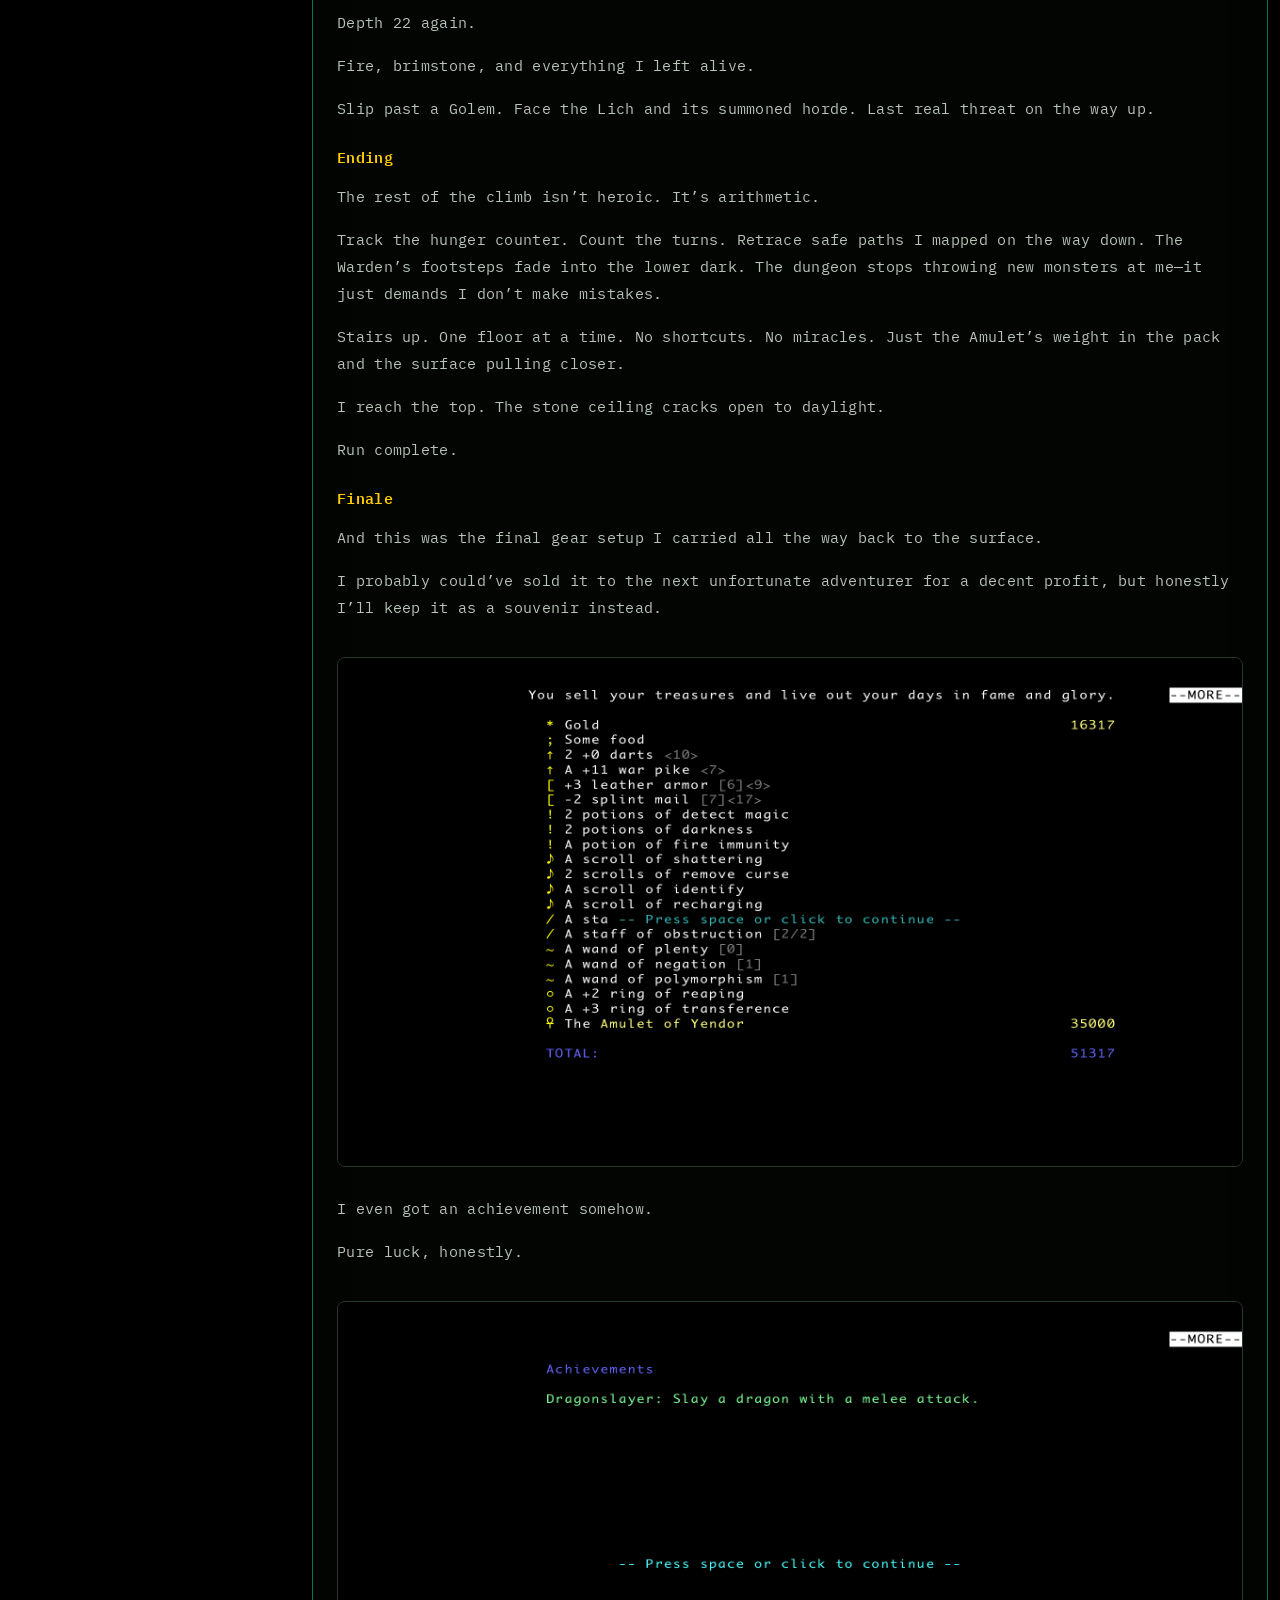
<file: games/brogue.html>
<!DOCTYPE html>
<html lang="en">
<head>
  <meta charset="UTF-8">
  <meta name="viewport" content="width=device-width, initial-scale=1.0">
  <title>Brogue — Roguelike Chronicles</title>
  <link rel="icon" type="image/svg+xml" href="../images/favicon.svg">
  <link rel="stylesheet" href="https://fonts.googleapis.com/css2?family=IBM+Plex+Mono:wght@400;500;600&family=VT323&display=swap">
  <script async src="https://www.googletagmanager.com/gtag/js?id=G-BKC3J0J8XS"></script>
  <script>
    window.dataLayer = window.dataLayer || [];
    function gtag(){dataLayer.push(arguments);}
    gtag('js', new Date());
    gtag('config', 'G-BKC3J0J8XS');
  </script>
  <style>
/* =============================================
   Roguelike Chronicles — terminal / ASCII theme
   ============================================= */

:root {
  --bg-primary: #080b08;
  --bg-secondary: #0f140f;
  --bg-sidebar: #060806;
  --bg-card: #0c100c;
  --bg-hover: #141a14;
  --bg-active: #101510;

  --phosphor-green: #00ff9f;
  --phosphor-amber: #ffcc00;
  --phosphor-red: #ff6b6b;
  --phosphor-cyan: #5ee7ff;
  --phosphor-purple: #c9a0ff;

  --accent-green: var(--phosphor-green);
  --accent-amber: var(--phosphor-amber);
  --accent-red: var(--phosphor-red);
  --accent-cyan: var(--phosphor-cyan);
  --accent-purple: var(--phosphor-purple);

  --text-primary: #b8c4b8;
  --text-secondary: #7a8a7a;
  --text-muted: #4f5f4f;
  --text-bright: #d8e8d8;

  --border-color: #2a3a2a;
  --border-bright: #3d5c3d;
  --border-subtle: #151c15;

  --floor-dot: rgba(0, 255, 159, 0.09);
  --glow-green: rgba(0, 255, 159, 0.45);
  --glow-amber: rgba(255, 204, 0, 0.35);

  --font-mono: 'IBM Plex Mono', 'Courier New', Courier, monospace;
  --font-terminal: 'VT323', 'Courier New', Courier, monospace;

  --sidebar-width: 300px;
}

*, *::before, *::after { box-sizing: border-box; }

html { scroll-behavior: smooth; }

body.roguelike-terminal {
  margin: 0;
  padding: 0;
  background: #000;
  color: var(--text-primary);
  font-family: var(--font-mono);
  font-size: 15px;
  line-height: 1.65;
  letter-spacing: 0.02em;
  min-height: 100vh;
  overflow-x: hidden;
}

/* Тайловый пол «.» на фоне основной области */
.dungeon-floor {
  position: fixed;
  inset: 0;
  left: var(--sidebar-width);
  pointer-events: none;
  z-index: 0;
  background-color: var(--bg-primary);
  background-image: radial-gradient(circle, var(--floor-dot) 1px, transparent 1px);
  background-size: 12px 20px;
}

.crt-scanlines {
  position: fixed;
  inset: 0;
  left: var(--sidebar-width);
  pointer-events: none;
  z-index: 1;
  opacity: 0.07;
  background: repeating-linear-gradient(
    0deg,
    transparent,
    transparent 2px,
    rgba(0, 0, 0, 0.45) 2px,
    rgba(0, 0, 0, 0.45) 4px
  );
}

@media (prefers-reduced-motion: reduce) {
  .crt-scanlines { display: none; }
}

a {
  color: var(--accent-green);
  text-decoration: none;
  transition: color 0.2s ease;
}

a:hover { color: var(--accent-cyan); text-decoration: underline; }

::selection {
  background: rgba(126, 231, 135, 0.25);
  color: var(--text-bright);
}

:focus-visible {
  outline: 2px solid var(--accent-green);
  outline-offset: 2px;
}

.app {
  position: relative;
  z-index: 2;
  display: flex;
  min-height: 100vh;
}

/* ═══ Главный «экран терминала» ═══ */
.terminal-screen {
  flex: 1;
  align-self: stretch;
  display: flex;
  flex-direction: column;
  margin: 12px 12px 0;
  width: auto;
  max-width: none;
  border: 1px solid rgba(0, 255, 159, 0.45);
  box-shadow:
    inset 0 0 32px rgba(0, 0, 0, 0.55);
  background: #030503;
}

.terminal-titlebar {
  display: flex;
  align-items: center;
  gap: 12px;
  padding: 8px 14px;
  background: linear-gradient(180deg, #0f1a0f 0%, #080d08 100%);
  border-bottom: 1px solid var(--border-bright);
  font-family: var(--font-mono);
  font-size: 12px;
  color: var(--text-secondary);
}

.tb-led {
  width: 8px;
  height: 8px;
  border-radius: 50%;
  background: var(--phosphor-green);
  box-shadow: 0 0 8px var(--glow-green);
  flex-shrink: 0;
}

.tb-title {
  flex: 1;
  color: var(--phosphor-amber);
  white-space: nowrap;
  overflow: hidden;
  text-overflow: ellipsis;
}

.tb-title::before {
  content: '$ ';
  color: var(--phosphor-green);
}

.tb-tag {
  padding: 2px 8px;
  border: 1px solid var(--border-bright);
  color: var(--phosphor-green);
  font-size: 10px;
  letter-spacing: 0.12em;
  text-transform: uppercase;
}

.terminal-body {
  flex: 1;
  padding: 0;
  overflow: hidden;
}

/* Вложенные панели (карточки, статы) */
.terminal-panel {
  position: relative;
  background: var(--bg-card);
  border: 1px solid var(--border-bright);
  border-radius: 0;
  box-shadow:
    inset 0 0 24px rgba(0, 0, 0, 0.35),
    0 0 0 1px var(--bg-primary);
}

.terminal-panel::before,
.terminal-panel::after {
  position: absolute;
  font-family: var(--font-terminal);
  font-size: 16px;
  line-height: 1;
  color: var(--accent-green);
  text-shadow: 0 0 8px var(--glow-green);
  pointer-events: none;
  user-select: none;
}

.terminal-panel::before {
  content: '+';
  top: -1px;
  left: 4px;
  transform: translateY(-50%);
}

.terminal-panel::after {
  content: '+';
  bottom: -1px;
  right: 4px;
  transform: translateY(50%);
}

/* =============================================
   SIDEBAR
   ============================================= */

.sidebar {
  width: var(--sidebar-width);
  min-height: 100vh;
  background: var(--bg-sidebar);
  border-right: 1px solid rgba(0, 255, 159, 0.35);
  box-shadow: inset -12px 0 32px rgba(0, 0, 0, 0.55);
  display: flex;
  flex-direction: column;
  position: fixed;
  top: 0;
  left: 0;
  bottom: 0;
  z-index: 100;
  overflow-y: auto;
  overflow-x: hidden;
  min-width: 0;
}

/* Flex-дети не должны раздувать сайдбар по ширине */
.sidebar > * {
  min-width: 0;
  max-width: 100%;
}

.sidebar::-webkit-scrollbar { width: 4px; }
.sidebar::-webkit-scrollbar-track { background: transparent; }
.sidebar::-webkit-scrollbar-thumb { background: var(--border-color); border-radius: 2px; }

/* Sidebar Header */
.sidebar-header {
  padding: 24px 20px 16px;
  border-bottom: 1px solid var(--border-subtle);
  text-align: center;
}

.logo {
  display: inline-flex;
  align-items: center;
  justify-content: center;
  font-family: var(--font-terminal);
  font-size: 56px;
  font-weight: 400;
  color: var(--phosphor-green);
  text-decoration: none;
  line-height: 1;
  padding: 0 0.1em;
  text-shadow:
    0 0 12px var(--glow-green),
    0 0 28px rgba(0, 255, 159, 0.25);
  transition: all 0.3s ease;
  cursor: pointer;
  user-select: none;
  -webkit-user-select: none;
  -webkit-user-drag: none;
  caret-color: transparent;
}

.logo:hover {
  color: var(--accent-cyan);
  text-shadow: 0 0 30px rgba(86, 212, 221, 0.5);
  text-decoration: none;
  transform: scale(1.05);
}

.subtitle {
  font-family: var(--font-terminal);
  font-size: 18px;
  color: var(--phosphor-amber);
  margin-top: 8px;
  letter-spacing: 2px;
  overflow-wrap: break-word;
}

/* =============================================
   SIDEBAR: CURRENT GAME (on game pages)
   ============================================= */

.sidebar-current-game {
  padding: 16px 20px;
  border-bottom: 1px solid var(--border-subtle);
  background: rgba(126, 231, 135, 0.04);
}

.current-game-title {
  font-size: 15px;
  font-weight: 700;
  color: var(--text-bright);
  margin-bottom: 6px;
  line-height: 1.3;
}

.current-game-meta {
  display: flex;
  align-items: center;
  gap: 12px;
  font-size: 12px;
}

.current-game-hours {
  font-weight: 600;
  font-variant-numeric: tabular-nums;
}

.current-game-hours.time-short { color: var(--accent-green); }
.current-game-hours.time-medium { color: var(--accent-amber); }
.current-game-hours.time-long { color: var(--accent-red); }

.current-game-deaths {
  color: var(--text-muted);
  font-variant-numeric: tabular-nums;
}

/* =============================================
   SIDEBAR: TABLE OF CONTENTS
   ============================================= */

.sidebar-toc {
  flex: 1;
  padding: 12px 0;
  min-height: 0;
  overflow-x: hidden;
}

.toc-label,
.other-games-label,
.all-games-label {
  padding: 0 20px;
  font-family: var(--font-terminal);
  font-size: 14px;
  color: var(--accent-amber);
  letter-spacing: 1px;
  margin-bottom: 8px;
}

.sidebar-toc ul,
.sidebar-other-games ul,
.sidebar-all-games ul {
  list-style: none;
  margin: 0;
  padding: 0;
}

.toc-link {
  display: block;
  padding: 8px 20px 8px 24px;
  color: var(--text-secondary);
  text-decoration: none;
  font-size: 12px;
  line-height: 1.5;
  border-left: 2px solid transparent;
  transition: all 0.2s ease;
  position: relative;
  overflow-wrap: break-word;
  word-break: break-word;
}

.toc-link::before {
  content: '>';
  position: absolute;
  left: 10px;
  opacity: 0;
  color: var(--accent-green);
  font-size: 11px;
  font-family: var(--font-terminal);
  transition: opacity 0.2s ease;
}

.toc-link:hover {
  background: var(--bg-hover);
  color: var(--text-primary);
  text-decoration: none;
}

.toc-link:hover::before { opacity: 0.5; }

.toc-link.active {
  background: var(--bg-hover);
  color: var(--accent-green);
  border-left-color: var(--accent-green);
}

.toc-link.active::before { opacity: 1; }

/* =============================================
   SIDEBAR: OTHER GAMES
   ============================================= */

.sidebar-other-games {
  padding: 12px 0;
  border-top: 1px solid var(--border-subtle);
  overflow-x: hidden;
}

.nav-game-link {
  display: flex;
  align-items: center;
  justify-content: space-between;
  gap: 8px;
  padding: 8px 20px;
  color: var(--text-secondary);
  text-decoration: none;
  font-size: 12px;
  transition: all 0.2s ease;
  border-left: 2px solid transparent;
  min-width: 0;
  max-width: 100%;
}

.nav-game-link:hover {
  background: var(--bg-hover);
  color: var(--text-primary);
  text-decoration: none;
}

.nav-game-title {
  flex: 1;
  min-width: 0;
  overflow: hidden;
  text-overflow: ellipsis;
  white-space: nowrap;
}

.nav-game-hours {
  flex-shrink: 0;
  font-size: 11px;
  color: var(--text-muted);
  font-variant-numeric: tabular-nums;
}

/* =============================================
   SIDEBAR: ALL GAMES (index page)
   ============================================= */

.sidebar-all-games {
  flex: 1;
  padding: 12px 0;
  min-height: 0;
  overflow-x: hidden;
}

.nav-game-link::before {
  content: '· ';
  color: var(--text-muted);
  font-family: var(--font-terminal);
}

.nav-game-link:hover::before {
  content: '> ';
  color: var(--accent-green);
}

/* =============================================
   SIDEBAR FOOTER
   ============================================= */

.sidebar-footer {
  padding: 16px 20px;
  border-top: 1px solid var(--border-subtle);
  background: var(--bg-sidebar);
}

.back-link {
  display: block;
  color: var(--text-muted);
  font-size: 12px;
  transition: color 0.2s ease;
}

.back-link:hover {
  color: var(--accent-green);
  text-decoration: none;
}

.total-hours {
  display: flex;
  align-items: center;
  justify-content: space-between;
  font-size: 12px;
  flex-wrap: wrap;
  gap: 4px;
}

.total-label {
  color: var(--text-muted);
  text-transform: uppercase;
  letter-spacing: 1px;
}

.total-value {
  color: var(--accent-amber);
  font-weight: 600;
  font-variant-numeric: tabular-nums;
}

.total-deaths {
  color: var(--text-muted);
  font-size: 11px;
  margin-left: auto;
}

/* =============================================
   MAIN CONTENT
   ============================================= */

.main {
  flex: 1;
  margin-left: var(--sidebar-width);
  min-height: 100vh;
  min-width: 0;
  display: flex;
  flex-direction: column;
  align-items: stretch;
  padding-bottom: 16px;
}

/* =============================================
   INDEX PAGE
   ============================================= */

.main-index,
.main {
  background: transparent;
}

.index-container {
  width: 100%;
  padding: 28px 24px 32px;
}

.index-header {
  text-align: center;
  margin-bottom: 32px;
}

.hero-ascii {
  display: flex;
  flex-direction: column;
  align-items: center;
  gap: 16px;
  margin-bottom: 20px;
}

.ascii-dungeon {
  margin: 0;
  padding: 14px 16px;
  font-family: var(--font-mono);
  font-size: 12px;
  line-height: 1.2;
  white-space: pre;
  text-align: left;
  color: var(--text-muted);
  background: #000;
  border: 1px solid var(--border-bright);
  box-shadow: inset 0 0 20px rgba(0, 255, 159, 0.04);
}

.index-header h1 {
  font-family: var(--font-terminal);
  font-size: 42px;
  font-weight: 400;
  color: var(--phosphor-green);
  margin: 0;
  text-shadow: 0 0 16px var(--glow-green);
}

.index-subtitle {
  font-family: var(--font-terminal);
  font-size: 22px;
  color: var(--phosphor-amber);
  margin: 0 0 28px 0;
  text-shadow: 0 0 12px var(--glow-amber);
}

.section-heading {
  font-family: var(--font-terminal);
  font-size: 24px;
  font-weight: 400;
  color: var(--phosphor-amber);
  text-align: center;
  margin: 0 0 20px;
  letter-spacing: 2px;
  text-shadow: 0 0 10px var(--glow-amber);
}

.index-stats {
  display: flex;
  justify-content: center;
  gap: 32px;
}

.index-stat {
  text-align: center;
  padding: 12px 20px;
  border: 1px solid var(--border-subtle);
  background: rgba(0, 0, 0, 0.25);
  min-width: 88px;
}

.index-stat-value {
  display: block;
  font-family: var(--font-terminal);
  font-size: 40px;
  color: var(--accent-green);
  line-height: 1.1;
  text-shadow: 0 0 12px var(--glow-green);
}

.index-stat-label {
  font-family: var(--font-terminal);
  font-size: 14px;
  color: var(--accent-amber);
  letter-spacing: 1px;
}

/* Games Grid */
.games-grid {
  display: grid;
  grid-template-columns: 1fr;
  gap: 16px;
}

/* Game Card */
.game-card {
  display: block;
  padding: 24px;
  text-decoration: none;
  color: inherit;
  transition: all 0.25s ease;
  opacity: 0;
  transform: translateY(12px);
  animation: fadeInUp 0.5s ease forwards;
}

.game-card:nth-child(1) { animation-delay: 0.05s; }
.game-card:nth-child(2) { animation-delay: 0.1s; }
.game-card:nth-child(3) { animation-delay: 0.15s; }
.game-card:nth-child(4) { animation-delay: 0.2s; }
.game-card:nth-child(5) { animation-delay: 0.25s; }

@keyframes fadeInUp {
  to { opacity: 1; transform: translateY(0); }
}

.game-card:hover {
  border-color: var(--accent-green);
  box-shadow:
    inset 0 0 20px rgba(95, 207, 95, 0.06),
    0 0 12px rgba(95, 207, 95, 0.12);
  transform: translateY(-1px);
  text-decoration: none;
}

.game-card-header {
  display: flex;
  align-items: center;
  justify-content: space-between;
  margin-bottom: 8px;
}

.game-card-title {
  font-size: 18px;
  font-weight: 700;
  color: var(--text-bright);
  margin: 0;
}

.game-card-meta {
  display: flex;
  align-items: center;
  gap: 12px;
}

.game-card-hours {
  padding: 2px 8px;
  border: 1px solid var(--border-color);
  border-radius: 0;
  font-size: 11px;
  font-family: var(--font-terminal);
  font-weight: 600;
  font-variant-numeric: tabular-nums;
}

.game-card-hours.time-short {
  background: rgba(126, 231, 135, 0.1);
  color: var(--accent-green);
}

.game-card-hours.time-medium {
  background: rgba(255, 166, 87, 0.1);
  color: var(--accent-amber);
}

.game-card-hours.time-long {
  background: rgba(255, 123, 114, 0.15);
  color: var(--accent-red);
}

.game-card-deaths {
  font-size: 12px;
  color: var(--text-muted);
}

.game-card-date {
  font-size: 11px;
  color: var(--text-muted);
  margin-bottom: 12px;
}

.game-card-preview {
  font-size: 13px;
  color: var(--text-secondary);
  line-height: 1.7;
  margin: 0 0 16px 0;
}

.game-card-footer {
  display: flex;
  justify-content: flex-end;
}

.game-card-link {
  font-size: 12px;
  color: var(--accent-green);
  font-weight: 600;
}

.game-card:hover .game-card-link {
  color: var(--accent-cyan);
}

/* =============================================
   GAME PAGE
   ============================================= */

.article-page {
  width: 100%;
  padding: 28px 24px 16px;
}

.article-page-header {
  margin-bottom: 32px;
  padding: 24px;
}

.article-page-header h1 {
  font-family: var(--font-terminal);
  font-size: 36px;
  font-weight: 400;
  color: var(--accent-green);
  margin: 0 0 16px 0;
  text-shadow: 0 0 16px var(--glow-green);
}

/* Строка статуса в духе NetHack / Brogue */
.status-bar {
  display: flex;
  flex-wrap: wrap;
  align-items: center;
  gap: 8px 4px;
  padding: 10px 12px;
  font-family: var(--font-mono);
  font-size: 12px;
  background: rgba(0, 0, 0, 0.45);
  border: 1px solid var(--border-subtle);
  color: var(--text-secondary);
}

.status-key {
  color: var(--accent-amber);
  margin-right: 4px;
}

.status-sep {
  color: var(--text-muted);
  user-select: none;
}

.status-item.time-short { color: var(--accent-green); }
.status-item.time-medium { color: var(--accent-amber); }
.status-item.time-long { color: var(--accent-red); }
.status-item.status-danger { color: var(--accent-red); }

/* =============================================
   STATISTICS TABLE
   ============================================= */

.stats-section {
  margin-bottom: 32px;
  padding: 20px 24px;
}

.stats-title {
  font-family: var(--font-terminal);
  font-size: 18px;
  font-weight: 400;
  color: var(--accent-amber);
  margin: 0 0 16px 0;
  letter-spacing: 1px;
}

.stats-table {
  width: 100%;
  border-collapse: collapse;
  font-size: 13px;
}

.stats-table tbody tr {
  border-bottom: 1px solid var(--border-subtle);
}

.stats-table tbody tr:last-child {
  border-bottom: none;
}

.stat-metric {
  padding: 8px 0;
  color: var(--text-secondary);
  width: 45%;
}

.stat-value {
  padding: 8px 0;
  text-align: right;
  font-weight: 600;
  font-variant-numeric: tabular-nums;
}

.stat-value.val-normal { color: var(--text-primary); }
.stat-value.val-success { color: var(--accent-green); }
.stat-value.val-danger { color: var(--accent-red); }

/* =============================================
   ARTICLE CONTENT
   ============================================= */

.article-content {
  color: var(--text-primary);
}

.article-content h1 {
  font-size: 22px;
  color: var(--text-bright);
  margin: 32px 0 16px;
  padding-bottom: 8px;
  border-bottom: 1px solid var(--border-subtle);
  scroll-margin-top: 24px;
}

.article-content h2 {
  font-family: var(--font-terminal);
  font-size: 22px;
  font-weight: 400;
  color: var(--accent-green);
  margin: 28px 0 14px;
  scroll-margin-top: 24px;
  padding-left: 12px;
  border-left: 3px solid var(--border-bright);
}

.article-content h2::before {
  content: '## ';
  color: var(--text-muted);
  font-size: 0.85em;
}

.article-content h3 {
  font-size: 15px;
  color: var(--accent-amber);
  margin: 24px 0 12px;
  font-weight: 600;
}

.article-content h4 {
  font-size: 14px;
  color: var(--accent-cyan);
  margin: 20px 0 10px;
  font-weight: 600;
}

.article-content p {
  margin: 0 0 16px 0;
  line-height: 1.8;
}

.article-content strong { color: var(--text-bright); font-weight: 600; }
.article-content em { color: var(--accent-purple); font-style: italic; }

.article-content code {
  background: var(--bg-secondary);
  color: var(--accent-cyan);
  padding: 2px 6px;
  border-radius: 0;
  font-size: 13px;
  font-family: var(--font-mono);
  border: 1px solid var(--border-subtle);
}

.article-content pre {
  background: #040604;
  border: 1px solid var(--border-bright);
  border-radius: 0;
  padding: 16px 20px;
  margin: 20px 0;
  overflow-x: auto;
  box-shadow: inset 0 0 16px rgba(0, 0, 0, 0.5);
}

.article-content pre::before {
  content: ' ``` ';
  display: block;
  font-family: var(--font-terminal);
  font-size: 12px;
  color: var(--text-muted);
  margin-bottom: 8px;
  letter-spacing: 2px;
}

.article-content pre code {
  background: transparent;
  border: none;
  padding: 0;
  color: var(--text-primary);
  font-size: 13px;
  line-height: 1.6;
}

/* Блок цитаты — как строка message log */
.article-content blockquote {
  margin: 20px 0;
  padding: 12px 16px;
  border: none;
  border-left: 3px solid var(--accent-amber);
  background: rgba(0, 0, 0, 0.4);
  border-radius: 0;
  font-style: normal;
  color: var(--text-primary);
}

.article-content blockquote::before {
  content: '> ';
  color: var(--accent-amber);
  font-family: var(--font-terminal);
  font-size: 14px;
}

.article-content blockquote p { margin: 0; }

.article-content ul,
.article-content ol {
  margin: 16px 0;
  padding-left: 24px;
}

.article-content li { margin: 8px 0; }

.article-content ul {
  list-style: none;
  padding-left: 8px;
}

.article-content ul li::before {
  content: '· ';
  color: var(--accent-green);
  font-weight: bold;
}

.article-content ol li::marker {
  color: var(--accent-amber);
  font-family: var(--font-terminal);
}

.article-content img {
  max-width: 100%;
  height: auto;
  border-radius: 8px;
  border: 1px solid var(--border-color);
  margin: 20px 0;
  cursor: pointer;
}

.modal-overlay {
  display: none;
  position: fixed;
  inset: 0;
  z-index: 1000;
  background: rgba(0, 0, 0, 0.85);
  justify-content: center;
  align-items: center;
  cursor: pointer;
}

.modal-overlay.open {
  display: flex;
}

.modal-overlay img {
  max-width: 90vw;
  max-height: 90vh;
  width: auto;
  height: auto;
  border-radius: 8px;
  border: 1px solid var(--border-color);
  cursor: pointer;
  object-fit: contain;
}

.article-content hr {
  border: none;
  height: 1px;
  background: var(--border-color);
  margin: 32px 0;
  position: relative;
}

.article-content hr::after {
  content: '***';
  position: absolute;
  left: 50%;
  top: 50%;
  transform: translate(-50%, -50%);
  background: var(--bg-primary);
  padding: 0 16px;
  color: var(--text-muted);
  font-family: var(--font-mono);
  font-size: 12px;
  letter-spacing: 4px;
}

.article-content a {
  color: var(--accent-green);
  border-bottom: 1px dotted var(--accent-green);
  transition: all 0.2s ease;
}

.article-content a:hover {
  color: var(--accent-cyan);
  border-bottom-color: var(--accent-cyan);
}

/* Content tables (markdown tables in articles) */
.article-content table {
  width: 100%;
  border-collapse: collapse;
  margin: 20px 0;
  font-size: 13px;
  border: 1px solid var(--border-bright);
  border-radius: 0;
  overflow: hidden;
}

.article-content thead {
  background: var(--bg-secondary);
}

.article-content th {
  padding: 12px 16px;
  text-align: left;
  font-weight: 600;
  color: var(--accent-amber);
  border-bottom: 2px solid var(--border-color);
  font-size: 12px;
  text-transform: uppercase;
  letter-spacing: 0.5px;
}

.article-content td {
  padding: 10px 16px;
  border-bottom: 1px solid var(--border-subtle);
  color: var(--text-primary);
}

.article-content tbody tr:hover {
  background: rgba(126, 231, 135, 0.03);
}

.article-content tbody tr:last-child td {
  border-bottom: none;
}

/* =============================================
   SITE FOOTER
   ============================================= */

.site-footer {
  text-align: center;
  padding: 24px 32px 32px;
  color: var(--text-muted);
  font-size: 12px;
  border-top: 1px dashed var(--border-color);
  background: rgba(0, 0, 0, 0.25);
}

.footer-status {
  font-family: var(--font-terminal);
  font-size: 16px;
  color: var(--accent-amber);
  margin: 0 0 8px;
  animation: blink-more 1.2s step-end infinite;
}

@keyframes blink-more {
  50% { opacity: 0.35; }
}

@media (prefers-reduced-motion: reduce) {
  .footer-status { animation: none; }
}

.footer-hint {
  font-size: 11px;
  color: var(--text-muted);
  margin: 0 0 12px;
  letter-spacing: 0.5px;
}

.footer-copy {
  margin: 0;
  font-size: 11px;
}

.site-footer a {
  color: var(--text-secondary);
  border-bottom: 1px dotted var(--border-color);
}

.site-footer a:hover { color: var(--accent-green); }

/* =============================================
   MOBILE
   ============================================= */

@media (max-width: 768px) {
  :root { --sidebar-width: 100%; }

  .dungeon-floor,
  .crt-scanlines {
    left: 0;
  }

  .app { flex-direction: column; }

  .sidebar {
    position: relative;
    width: 100%;
    min-height: auto;
    max-height: 55vh;
    border-right: none;
    border-bottom: 1px solid var(--border-color);
  }

  .sidebar-header { padding: 16px; }
  .logo { font-size: 36px; }

  .main { margin-left: 0; }

  .terminal-screen {
    margin: 8px 8px 0;
  }

  .article-page,
  .index-container { padding: 20px 14px; }

  .ascii-dungeon { font-size: 10px; max-width: 100%; overflow-x: auto; }

  .index-stats { gap: 20px; }
  .index-stat-value { font-size: 28px; }
  .index-header h1 { font-size: 32px; }

  .article-page-header h1 { font-size: 22px; }

  .game-card { padding: 20px; }
  .game-card-header { flex-direction: column; align-items: flex-start; gap: 8px; }
}

  </style>
</head>
<body class="roguelike-terminal">
  <div class="dungeon-floor" aria-hidden="true"></div>
  <div class="crt-scanlines" aria-hidden="true"></div>
  <div class="app">
    <aside class="sidebar">
      <div class="sidebar-header">
        <a href="../index.html" class="logo" title="Roguelike Chronicles" aria-label="Roguelike Chronicles">@</a>
        <div class="subtitle">[ chronicles ]</div>
      </div>
      <div class="sidebar-current-game">
        <div class="current-game-title">Brogue</div>
        <div class="current-game-meta">
          <span class="current-game-hours time-short">40h</span>
          <span class="current-game-deaths">&#x2620; 397</span>
        </div>
      </div>
      <nav class="sidebar-toc">
        <div class="toc-label">~ map ~</div>
        <ul>
<li><a href="#quick-overview" class="toc-link" data-target="quick-overview">Quick Overview</a></li>
<li><a href="#first-death" class="toc-link" data-target="first-death">First Death</a></li>
<li><a href="#what-i-learned-after-the-first-hour" class="toc-link" data-target="what-i-learned-after-the-first-hour">What I Learned After the First Hour</a></li>
<li><a href="#what-i-learned-after-the-first-five-hours" class="toc-link" data-target="what-i-learned-after-the-first-five-hours">What I Learned After the First Five Hours</a></li>
<li><a href="#what-i-learned-after-the-twenty-hours" class="toc-link" data-target="what-i-learned-after-the-twenty-hours">What I Learned After the Twenty Hours</a></li>
<li><a href="#to-the-amulet-and-back-again-story-of-a-single-run" class="toc-link" data-target="to-the-amulet-and-back-again-story-of-a-single-run">To the Amulet and Back Again (Story of a Single Run)</a></li>
        </ul>
      </nav>
      <nav class="sidebar-other-games">
        <div class="other-games-label">~ other ~</div>
        <ul>
<li><a href="hydra-slayer.html" class="nav-game-link"><span class="nav-game-title">Hydra Slayer</span><span class="nav-game-hours">18h</span></a></li>
<li><a href="jupiter-hell-classic.html" class="nav-game-link"><span class="nav-game-title">Jupiter Hell Classic</span><span class="nav-game-hours">18h</span></a></li>
<li><a href="the-ground-gives-way.html" class="nav-game-link"><span class="nav-game-title">The Ground Gives Way</span><span class="nav-game-hours">31h</span></a></li>
        </ul>
      </nav>
      <div class="sidebar-footer">
        <a href="../index.html" class="back-link">&larr; All Games</a>
      </div>
    </aside>
    <main class="main">
      <div class="terminal-screen">
        <div class="terminal-titlebar">
          <span class="tb-led" aria-hidden="true"></span>
          <span class="tb-title">~/games/brogue</span>
          <span class="tb-tag">ASCII</span>
        </div>
        <div class="terminal-body">
      <div class="article-page">
        <header class="article-page-header">
          <h1>Brogue</h1>
          <div class="status-bar" role="status">
            <span class="status-item"><span class="status-key">Date</span> 23.05.2026</span>
            <span class="status-sep">|</span>
            <span class="status-item time-short"><span class="status-key">Time</span> 40h</span>
            <span class="status-sep">|</span>
            <span class="status-item status-danger"><span class="status-key">Deaths</span> 397</span>
          </div>
        </header>
        <div class="stats-section terminal-panel">
          <h2 class="stats-title">~ character sheet ~</h2>
<table class="stats-table">
<tbody>
<tr><td class="stat-metric">First win after (with save scumming)</td><td class="stat-value val-normal">14 hours</td></tr>
<tr><td class="stat-metric">Total deaths</td><td class="stat-value val-normal">211</td></tr>
<tr><td class="stat-metric">First win date</td><td class="stat-value val-normal">2026-05-23</td></tr>
<tr><td class="stat-metric">Single success run</td><td class="stat-value val-normal">2 hours</td></tr>
</tbody>
</table>
        </div>
        <div class="article-content">
<h2 id="quick-overview">Quick Overview</h2>

<p>People often recommend Brogue as the first traditional roguelike you should play. Supposedly it’s not that deep, has fewer mechanics, and is almost considered “easy.”</p>

<p>Yeah, none of that is true.</p>

<p>Sure, there’s no dedicated “clean your ears” button like in ADOM, but the game still has plenty of mechanics going on, and there’s more than enough stuff to lose hours reading about on the wiki.</p>

<p>The monster roster isn’t huge, but every enemy feels distinct. Each one has some nasty gimmick, and every fight demands its own approach. Weapons aren’t just different damage numbers either. Every weapon comes with its own quirks and positioning requirements.</p>

<p>And that’s the core of the game.</p>

<p>Brogue lives and dies by its combat, but not in the “walk into enemy until one of you dies” kind of way.</p>

<p>The level generation is some of the most beautiful I’ve seen in the genre.</p>

<p>There’s color everywhere — treasure vaults, lakes of water and lava, glowing terrain, strange vegetation. Floors don’t just look like “floor” either. You walk across grass, carpets, swamps, mud, crystal formations, and all kinds of other terrain that make each level feel distinct.</p>

<p>It’s a massive step forward from the classic “rectangular rooms connected by corridors” dungeon design.</p>

<h2 id="first-death">First Death</h2>

<p>Totally out of nowhere, my first death came on depth 6. If only I'd known how far I'd get — and how many more times I'd die much sooner.</p>

<p>It was a Goblin Conjurer. He was just chilling in a big, well-lit room, completely unaware I was coming for him.</p>

<p>But the moment I got close, he summoned a horde of spectral blades. I already knew that killing them only made him summon more, so I figured I wouldn't bother — straight for the goblin it was.</p>

<p>Reading my play like a book, the goblin booked it. While I was chasing him down, the spectral blades were stabbing me in the back. What I didn't know back then was that they're faster than you — fast enough to both catch up and get their hits in.</p>

<p>When death started breathing down my neck, I went into panic mode, chugging every unknown potion I had. But nothing worked. No magic happened that day.</p>

<h2 id="what-i-learned-after-the-first-hour">What I Learned After the First Hour</h2>

<p>As tradition demands, I died to an eel on the second floor.</p>

<p>Water is now terrifying. If there’s a lake nearby, I want absolutely nothing to do with it. Cross it as fast as possible and pray.</p>

<p>Unlike a lot of roguelikes, there’s no XP system and no character levels here, so you don’t actually have to fight everything you see. What <em>is</em> mandatory, though, is fully exploring the dungeon.</p>

<p>The entire game revolves around the items you find, so the more of the floor you uncover, the better your chances of surviving later.</p>

<p>Positioning matters a lot too. The game doesn’t allow diagonal attacks near walls, which means only two enemies can hit you while you stand in a doorway. It’s one of the safest spots in the game, almost like fighting in a one-tile corridor.</p>

<h2 id="what-i-learned-after-the-first-five-hours">What I Learned After the First Five Hours</h2>

<p>The early floors get cleared quickly. At this point I was basically mashing the auto-explore key to speed through them.</p>

<p>I’d already figured out tactics for every monster appearing up to depth 4. Nothing too complicated, but each enemy needed its own approach, and once those patterns clicked, the early game became pretty stable.</p>

<p>Floor 4 is where you can finally start drinking unidentified potions and reading scrolls. That’s also where the direction of the run starts taking shape.</p>

<p>What items are you getting? Which potions rolled lucky? Do you have tools for single-target fights, or for enemies that refuse to walk into obvious choke points?</p>

<p>Against Jellies, the best tactic is hiding in a doorway so their clones can’t surround you from every side.</p>

<p>Against Goblin Conjurers, stairs work wonders. Go up or down a floor and wait for the goblin to follow you.</p>

<p>When he arrives, he comes alone — without his spectral blades — so you get a chance to kill him before he summons anything.</p>

<p>At this point I could consistently reach depths 7, 8, and sometimes 9 — which is exactly where the game started killing me again.</p>

<p>Some deaths came from completely new enemies I’d never seen before. Dar Blademasters, for example, apparently took personal offense to the concept of running away. Once one of them noticed me, escaping stopped being an option.</p>

<p>And then there were ogres. Of course there were ogres.</p>

<p>One run gave me an especially stupid situation. I had two possible paths forward.</p>

<p>One corridor had a sleeping ogre in it, except he woke up the moment I tried to sneak past.</p>

<p>The other path had a statue that animated as soon as I approached it.</p>

<p>And naturally, the statue contained another ogre.</p>

<p>So what exactly was the correct play there?</p>

<h2 id="what-i-learned-after-the-twenty-hours">What I Learned After the Twenty Hours</h2>

<p>So the game runs on items — they're the only way to upgrade yourself. By depths 6–7, enemies start showing up that you simply can't beat with your starting gear. You'll have to pick something to commit to.</p>

<p>Items <em>must</em> be upgraded. The simplest strategy is to pick one thing and dump every Scroll of Enchanting into it. The other option is to spread the levels across several items. It's a choice between having a +12 axe or a +6 axe with a +6 ring. Only one way to find out what works — try it.</p>

<p>Here's my ID strategy. For the first 4 floors, hoard everything you find. Let it sit in your inventory, it's not bothering anyone. By depths 3–4 your inventory will be full — that's when identification begins.</p>

<p>Start with potions. The big one is Potion of Detect Magic. It lets you skip negative potions and immediately shows which equipment is cursed or blessed. Cursed stuff — throw it away immediately, don't waste inventory space or time. Blessed gear you can either commit to enchanting or just use enough to identify naturally: 20 kills for weapons, 1000 steps for armor, 1500 steps for rings.</p>

<p>Before reading scrolls, keep a few things in mind:<br>
<ul><br>
<li>If you find a Scroll of Enchantment — do you have an item worth spending it on? These are the most valuable scrolls in the game, wasting even one hurts.</li><br>
<li>If it's a negative scroll — will it cause problems? There are only two bad kinds, and for both you're better off reading them on a cleared floor, - preferably not deeper in the dungeon while summoned monsters are weaker.</li><br>
<li>If you get Scroll of Protect Weapon or Protect Armor — is the weapon/armor you're wearing worth the scroll?</li><br>
<li>If you find Scroll of Negation — is there a vault or enchanted items on the floor that you'd hate to see lose their upgrades?</li><br>
</ul><br>
You get the idea. Potions you can chug without much worry, but scrolls are far more valuable — save them.</p>

<p>Wands and staffs should be tried out as soon as you find them to figure out what they do. Just be ready for negative effects — like healing a monster or creating a clone of it. Nothing worse than making an enemy invisible at the worst possible moment.</p>

<p>Among dangerous new enemies, the Revenant shows up — immune to normal weapons. You need magic or special abilities to deal with it. It's common enough that you won't have a Potion of Descent for every encounter.</p>

<p>One more tip: don't ally yourself with a Salamander. I had one as a companion once, and we walked into a gas trap. The gas ignited instantly — courtesy of my friendly Salamander — and I barely survived the explosion. Not thinking twice, already seeing the trap, the Salamander decided to stand on it again, triggering a second blast that buried us both for good. Needless to say, I never made that mistake again.</p>

<h2 id="to-the-amulet-and-back-again-story-of-a-single-run">To the Amulet and Back Again (Story of a Single Run)</h2>

<p>Right away, I should say this run was full of pain and suffering. Not the cinematic kind. The quiet kind: muscle memory of wrong turns, the seed number stopping at a grudge, the cursor hovering over “New Game” long after you promised yourself you’d quit for the day.</p>

<p>I’d already managed to beat the game using a pile of save files, and at one point I even cleared Bullet Brogue without using saves at all. But this particular run was brutal. I’m not even going to admit how many times I restarted it. Way too many.</p>

<p>Still, I wanted to finish this exact run, even if the item drops weren’t especially generous.</p>

<p>But hey, a win is a win.</p>

<p>The game actually lets you restart using the same seed. You could even say Brogue encourages this kind of strategy — if you start a New Seeded Game, it automatically selects your last seed.</p>

<p>So if anyone wants to experience my suffering personally, here it is: <em>427364548</em>.</p>

<h3>Depth 1</h3>

<p>Pretty standard opening floor. Jackals, rats, kobolds — business as usual.</p>

<p>There was also a vault, and I immediately grabbed a war pike (+0) from it. Turns out there was also a leather armor (+3 of mutuality) inside, but of course I didn’t know that at the time.</p>

<p>I like weapons. And even though I know heavy weapons never carry runes, I picked the war pike anyway. Slow commits. No safety net. In a game that punishes hesitation, I tied my own hands on purpose.</p>

<h3>Depth 2</h3>

<p>Four Bloats, spawned almost back-to-back. The gas didn’t just pool — it crept. I backed into a dead end, counted turns, listened for the hiss to thin out. <br>
One wrong step and the screen blurs. I took none.</p>

<p>There was also a monkey that stole one of my potions, but by now I already know chasing monkeys is almost never worth it. Those little bastards know the dungeon layout better than I do and have no problem running circles around entire floors.</p>

<p>What they <em>don’t</em> know how to do is dodge darts.</p>

<p>So I got my mysterious potion back.</p>

<p>One floor below, I immediately found another monkey trapped in a cage. Of course I freed it. A helper like that is never useless.</p>

<p>To stop it from dying instantly, I even healed it with a Bloodwort stalk. We’ll see how long it survives.</p>

<p>Well then, time to start gambling on unidentified potions.</p>

<p>First attempt: bad idea. Potion of confusion.</p>

<p>Then strength, immediately followed by incineration.</p>

<p>The monkey apparently sensed disaster coming and wisely backed away. Meanwhile I had to sprint into a lake to put myself out.</p>

<p>After healing up a bit, I kept drinking.</p>

<p>And then came potion of descent.</p>

<p>Thankfully I’d been testing potions near a staircase, so climbing back up wasn’t too hard.</p>

<p>Next came telepathy and potion of life. At least those were useful.</p>

<p>Still no Detect Magic. The scrolls sat in my pack like unopened threats. I’d have to gamble blind later. Of course I would.</p>

<h3>Depth 4</h3>

<p>This was the floor where our little team decided fighting a Pink Jelly in the open was a good idea.</p>

<p>The result was predictable. One wrong angle, a split, and the floor was quiet again.</p>

<p>While I was still cleaning up the remaining jelly clones, a Goblin decided it was the perfect moment to start hunting me down. I definitely didn’t have enough health left for a straight fight, so I ended up running circles around the floor until I found a Bloodwort stalk.</p>

<p>After positioning myself so only I was standing inside the healing gas, I finally dealt with the Goblin.</p>

<h3>Depth 5</h3>

<p>That’s it. The tutorial zone was over.</p>

<p>The dungeon stopped testing me. It started counting my mistakes.</p>

<p>From this point on, the enemies stopped being polite.</p>

<p>There was no way I was getting further with starter gear, so I dumped every Scroll of Enchantment I had into the war pike, bringing it up to +3.</p>

<p>I still didn’t really have enough strength to use it properly, but technically I <em>could</em> hold it.</p>

<p>I’d just have to put my entire body weight behind every swing.</p>

<p>Slower commits. Missed turns meant punishment. But the damage paid for it.</p>

<h3>Depth 6</h3>

<p>The new floor introduced me to a new enemy: Vampire Bats.</p>

<p>This is one of those enemies that immediately checks what kind of build you’ve brought with you. A starter dagger won’t handle them.</p>

<p>Thankfully, the war pike worked perfectly.</p>

<p>I skewered them like kebabs.</p>

<p>Later I ran into an entire group of Acid Mounds. Neither my armor nor my weapon were remotely prepared for that.</p>

<p>Good thing I’d already identified incendiary potion. One Molotov cocktail later, the entire group was on fire.</p>

<p>They didn’t even manage to reach me before roasting alive together.</p>

<p>Then I finally got Detect Magic. The leather armor (+2) slid on like it had been waiting.</p>

<p>I burned the bad scrolls in lava before they could talk back. Packed the rest.</p>

<p>Deeper floors don’t care how prepared you feel. But at least I’d know what I was walking into.</p>

<h3>Depth 7</h3>

<p>Right near the staircase I ran into an entire Goblin squad.</p>

<p>I had absolutely no intention of fighting them, so instead I tossed a potion of confusion into the group. Conveniently, there was a chasm nearby.</p>

<p>Confusion hits. They don’t stop to think. They just keep walking. One by one, they step over the chasm edge and drop.</p>

<p>This was also where I found a Scroll of Protect Weapon.</p>

<p>From that point on, acid enemies stopped being a problem. My armor, on the other hand, remained unprotected for the entire run, so I constantly had to work around that.</p>

<p>Meanwhile, the game kept giving me Scrolls of Protect Weapon. I think I found four of them total.</p>

<p>Four Scrolls of Protect Weapon. One pike. The dungeon clearly had a favorite.</p>

<h3>Depth 8</h3>

<p>First Ogre. In early runs, these forced a retreat or a panic scroll. Those are second dungeon check if I'm ready to mid game.</p>

<p>Now, +5 pike and +2 armor just chewed through it.</p>

<p>The build finally clicked.</p>

<h3>Depth 9</h3>

<p>I walked straight into a trap set by a Spider.</p>

<p>The bastard shoots webs at basically any angle, unlike most enemies that only attack diagonally or orthogonally. It also spits poison, because apparently webs alone weren’t annoying enough.</p>

<p>Other than that, not too dangerous.</p>

<p>Eight eyes watching. None of them mattered if I kept my distance. Angle, step, thrust. Repeat.</p>

<h3>Depth 10</h3>

<p>Deep in the dungeon, I ran into a Dar Blademaster. Fast. Weapon already drawn. Theoretically, my pike should drop him in two swings — if I could actually hit him. Reality took six of my attacks and four of his. I barely walked away.</p>

<p>Right after him, a Wisp. Bright blue, doesn’t deal direct damage, just ignites everything it touches. Including me. I backed into a pool, sizzling, lost a sliver of health putting myself out.</p>

<p>Walking around half-dead isn’t smart. The dungeon doesn’t forgive that kind of risk.</p>

<p>I waited. Let the wounds close. Didn’t regret it.</p>

<p>Next: a Wraith. Probably leftover from some adventurer who didn’t make it. Its chill locked onto me, slowing every step. Wraiths flee when they’re low. You can’t outrun them with short weapons. The pike didn’t need to chase.</p>

<h3>Depth 11</h3>

<p>Another Wraith immediately. This one wasn’t scared of reach. When I was down to one hit of health, I chugged a Potion of Life. Rare stuff. But the enemy wasn’t cheap either. Four of its strikes would drop me.</p>

<p>In the marshes, a Bog. Grabs you, won’t let go. Water’s a death trap now, eels aside.</p>

<p>Another elf. Faster than the last. Dying, I popped a Teleportation Charm. Big gamble. Never know where you’ll land. Luck held.</p>

<p>And again—a Wraith. Another brutal fight. Barely survived.</p>

<p>Third time on this floor I had to stop and wait for my health to tick back up. Relentless. And this isn’t even halfway down. Every step costs something.</p>

<h3>Depth 12</h3>

<p>Trolls start showing up here. Big, regenerate fast, hit hard. Three of its strikes and the run’s over. I’d need four of mine to drop it.</p>

<p>No choice but to push forward. Gotta risk it.</p>

<p>Potion of Life saves me again. Last one in the pack. From here on out, it’s just me, the pike, and whatever drops.</p>

<p>Ran into a Nauseous Zombie. Another dead adventurer who didn’t get to rest. Harmless alone, but the nausea lingers long after it’s dead. Screen warps, swings feel heavy, accuracy drops. Just had to push through the debuff.</p>

<h3>Depth 14</h3>

<p>Halfway mark. I could actually count the floors left. Enemies were getting tougher—mutations starting to show up, making them genuinely dangerous.</p>

<p>Lucky for me, it was just an Ogre with the Reflective trait. I wasn’t planning on wasting magic on it anyway.</p>

<p>Found four Scrolls of Identification. Didn’t want to waste inventory space, so I identified my entire backlog on the spot.</p>

<p>If only I knew how badly I’d need them later.</p>

<p>Two wands popped out: Polymorph and Plenty. Interesting combo. Exactly what I needed.</p>

<h3>Depth 15</h3>

<p>Stepped right into a Net Trap. While I was struggling to cut myself free, a couple of Centaurs managed to get tangled in it too. Don’t know what they were thinking, but the pike’s reach let me stab them straight from the trap.</p>

<p>Then two more Trolls. Also stuck in the nets. Maybe triggering the trap wasn’t a bad idea—it kept me at a safe distance.</p>

<p>Another wave. Centaurs and Trolls. These ones were smarter: archers hanging back, Trolls soaking hits. No way to win this clean. Teleportation Charm it was.</p>

<p>Bottom of the map held a Goblin Fortress. Two dozen of them. But I’d learned their patterns by now. Heads dropped, one after another.</p>

<p>At the back, asleep: the Goblin Warlord. Woke him up with the pike.</p>

<p>He immediately screamed for backup.</p>

<p>Too bad there was no one left to answer.</p>

<p>Finally, a new ally. A Troll, this time. I had a feeling this one would stick around. Let him tank the damage—he regenerates fast. I’ll stay back and work the pike.</p>

<h3>Depth 16</h3>

<p>In one of the lit rooms, found a ring on the floor. First one this run. The loot pool was running dry, but you take what you get.</p>

<p>Shame I’d already burned through all my Identification scrolls. Not about to risk equipping something blind.</p>

<p>Turned out to be a +2 Ring of Reaping. Useful, sure. But not the core of this build.</p>

<h3>Depth 17</h3>

<p>The dead are closing in. A Zombie and four Wraiths, all at once. Without an ally, I’d have zero chance.</p>

<p>Another ring drops. +3 Transference. Exactly what I’d been hoping for. Might actually make this run survivable</p>

<h3>Depth 18</h3>

<p>The turning point. Reloaded a couple times here.</p>

<p>Time to use the wands. Polymorph on the Troll ally, then Plenty to double him up.</p>

<p>Problem is, every time I tried, the RNG refused to cooperate.</p>

<p>One cast: a helpless Kraken. Next: a Bloat. Then a Goblin Warlord, who suddenly remembered I’d wiped out his squad and switched from ally to enemy.</p>

<p>Couldn’t force a single useful roll. Shelved the Wand of Polymorph for later. Kept my two Trolls.</p>

<p>Guess I’ll skip the fantasy about a powerhouse squad.</p>

<p>Ran into a Lich. One of the nastiest enemies out there. Summons on sight, and when it dies, it leaves a Phylactery behind.</p>

<p>Got lucky and struck it before it spotted us. Dodged the summoning entirely. But luck isn’t a strategy.</p>

<p>Dungeon’s getting darker. Traps everywhere. We stepped into one. Fell a floor.</p>

<h3>Depth 19</h3>

<p>Landed right on a Flame Turret. That’s how the final stretch greets you.</p>

<p>No more mercy. The heaviest enemies are all active now.</p>

<p>And I’m burning. Down to a sliver of health, I chugged a Potion of Life just to survive the fire.</p>

<p>Hit another trap. Dropped another floor. Didn’t even get to clear what was above. Just fell through.</p>

<h3>Depth 20</h3>

<p>And immediately, a Revenant. My least favorite enemy. Not just one. Two.</p>

<p>Normally, I let the numbers decide. But Revenants ignore physical damage entirely. All those Potions of Strength? Dead weight.</p>

<p>No staffs in my pack. Trolls don’t cast spells.</p>

<p>Panic. What now?</p>

<p>Remembered the incendiary darts.</p>

<p>One dart to ignite it. Just had to outlast the burn. I could step back. The Trolls just kept swinging, not realizing their hits did zero damage.</p>

<p>That’s how I lost my ally.</p>

<p>Right on cue, an Explosive Imp shows up. Where the hell was it when I needed to deal with the Revenant?</p>

<p>Last Potion of Life.</p>

<p>Floor 20, and I’m out of heals again.</p>

<p>This time, the Lich summoned Phantoms and Furies. Good thing I had a Potion of Telepathy. At least I could see the Phantoms now.</p>

<p>Barely survived that one. Literally 5% health left. Too close.</p>

<h3>Depth 21</h3>

<p>Wraiths again. This time, the Troll held them off alone while I dealt with a Revenant.</p>

<p>Didn’t last. Fell to their chill. Back to solo. Darkest stretch of the dungeon, and I’m alone again.</p>

<p>Darts ran out. Had to pull the Wand of Polymorph. Dropped a couple more Revenants that way.</p>

<p>Feels like the dungeon’s tracking my weaknesses and countering them.</p>

<p>Path down blocked by a lake. I already know what’s waiting.</p>

<p>Kraken at the edge. The moment I stepped close, tentacles locked onto my legs.</p>

<p>Against a +11 war pike, it didn’t stand a chance.</p>

<h3>Depth 22</h3>

<p>Reloaded here multiple times. Hardest floor yet. Vast open spaces, fire, and hissing brimstone everywhere.</p>

<p>Across the blaze: a Lich, casually throwing its army at me.</p>

<p>Revenants I no longer have the tools to fight.</p>

<p>Deadlock. No retreat.</p>

<p>Popped the Potion of Invisibility. Slipped past. Downward.</p>

<p>No idea how I’m getting back up.</p>

<p>Right now, only the Amulet matters.</p>

<h3>Depth 23</h3>

<p>Next room. Tentacle Horror with the Toxic trait. Should’ve taken it out. But it wasn’t alone. Another one, standard variant.</p>

<p>Second one was still asleep. Pulled the Toxic one into a 1v1.</p>

<p>Strike. Poison hits. Strike again. Poison stacks.</p>

<p>Half health. Enemy drops. Poison fades, slowly.</p>

<h3>Depth 24</h3>

<p>Nothing else matters now. Just find the stairs down.</p>

<p>Food supplies are fine. Just need a safe corner to eat.</p>

<p>Another Tentacle Horror. Survived on exactly 10% health.</p>

<p>Dar Priestess blew up on death. Barely made it through the blast.</p>

<p>Used a charge from the Wand of Negation on a Revenant. Stripped its immunity. Left it helpless.</p>

<h3>Depth 25</h3>

<p>Fell through the floor before finding the stairs. No choice left.</p>

<p>Good thing the descent to the final level was right there. Going straight down. I’ll figure out the way back later.</p>

<h3>Depth 26</h3>

<p>There it is. Finally. Sitting right there on the stone.</p>

<p>Potion of Speed down. The world snaps into focus. One strike, two—the path clears. Inventory’s bleeding out, but hesitation costs more than supplies now.</p>

<p>Fingers close around it. Cold. Heavy. Not a trophy—a timer.</p>

<p>The statue cracks. Warden of Yendor wakes. I don’t fight it. I drop a Potion of Descent at its feet. Let it fall.</p>

<p>Golem shifts. Tentacle uncoils in the corner. Same trick. Both swallowed by the floor. I don’t have the stamina for a fair fight, and the Amulet just lit up the entire dungeon. Every alert radius within earshot is turning toward me.</p>

<p>I slot it into the pack. Close the lid.</p>

<p>The real run starts now.</p>

<h3>The Ascent</h3>

<p>A pack of Furies blocks the path. Survive on fumes.</p>

<p>While patching myself up, the Warden catches up. Found his way up faster than expected.</p>

<p>Lucky he’s slow. I slip past without taking a hit. Keep moving. Feel the ground tremble behind me with every step he takes.</p>

<p>Then—something new this run. A Dragon.</p>

<p>Only at 60% health. Must’ve taken damage somewhere earlier.</p>

<p>That’s the only reason I drop it. War pike. Two swings.</p>

<p>Didn’t even have time to react.</p>

<p>Tentacle Horror next. Potion of Speed. Strike, step back, strike again. Kill it clean. Zero damage taken.</p>

<p>Depth 22 again.</p>

<p>Fire, brimstone, and everything I left alive.</p>

<p>Slip past a Golem. Face the Lich and its summoned horde. Last real threat on the way up.</p>

<h3>Ending</h3>

<p>The rest of the climb isn’t heroic. It’s arithmetic.</p>

<p>Track the hunger counter. Count the turns. Retrace safe paths I mapped on the way down. The Warden’s footsteps fade into the lower dark. The dungeon stops throwing new monsters at me—it just demands I don’t make mistakes.</p>

<p>Stairs up. One floor at a time. No shortcuts. No miracles. Just the Amulet’s weight in the pack and the surface pulling closer.</p>

<p>I reach the top. The stone ceiling cracks open to daylight.</p>

<p>Run complete.</p>

<h3>Finale</h3>

<p>And this was the final gear setup I carried all the way back to the surface.</p>

<p>I probably could’ve sold it to the next unfortunate adventurer for a decent profit, but honestly I’ll keep it as a souvenir instead.</p>

<img src="../images/brogue/total.png" alt="Total" loading="lazy">

<p>I even got an achievement somehow.</p>

<p>Pure luck, honestly.</p>

<img src="../images/brogue/dragonslayer.png" alt="Dragonslayer" loading="lazy">
        </div>
        <div class="giscus">
          <script src="https://giscus.app/client.js"
                  data-repo="triplepointfive/roguelike-chronicles"
                  data-repo-id="R_kgDOSlrlag"
                  data-category="General"
                  data-category-id="DIC_kwDOSlrlas4C9rHT"
                  data-mapping="pathname"
                  data-strict="1"
                  data-reactions-enabled="1"
                  data-emit-metadata="0"
                  data-input-position="bottom"
                  data-theme="dark"
                  data-lang="en"
                  crossorigin="anonymous"
                  async>
          </script>
        </div>
      </div>
        </div>
      </div>
      <footer class="site-footer">
        <p class="footer-hint">j/k scroll · g/G top/bottom</p>
        <p class="footer-copy">Roguelike Chronicles :: 2026</p>
      </footer>
    </main>
  </div>
  <script>
/**
 * Roguelike Chronicles — Navigation & Scroll Spy
 * Handles table of contents highlighting and keyboard shortcuts
 */

(function() {
    'use strict';

    const tocLinks = document.querySelectorAll('.toc-link');
    const h2Elements = document.querySelectorAll('.article-content h2[id]');
    const sidebar = document.querySelector('.sidebar');
    const desktopSidebar = window.matchMedia('(min-width: 769px)');

    /**
     * Прокрутить пункт TOC только внутри сайдбара (не трогать window).
     * scrollIntoView() на мобилке тянет страницу к сайдбару вверху — отсюда «откат».
     */
    function scrollTocLinkInSidebar(link) {
        if (!sidebar || !desktopSidebar.matches) return;
        if (sidebar.scrollHeight <= sidebar.clientHeight) return;

        const linkRect = link.getBoundingClientRect();
        const sidebarRect = sidebar.getBoundingClientRect();

        if (linkRect.top < sidebarRect.top) {
            sidebar.scrollTop += linkRect.top - sidebarRect.top - 8;
        } else if (linkRect.bottom > sidebarRect.bottom) {
            sidebar.scrollTop += linkRect.bottom - sidebarRect.bottom + 8;
        }
    }

    /**
     * Update active TOC item based on scroll position
     */
    function updateActiveToc() {
        if (!h2Elements.length || !tocLinks.length) return;

        const scrollPos = window.scrollY + 80;

        let current = null;
        h2Elements.forEach(h2 => {
            const top = h2.getBoundingClientRect().top + window.scrollY;
            if (scrollPos >= top) {
                current = h2.id;
            }
        });

        tocLinks.forEach(link => {
            link.classList.remove('active');
            if (link.dataset.target === current) {
                link.classList.add('active');
                scrollTocLinkInSidebar(link);
            }
        });
    }

    /**
     * TOC link click — smooth scroll to section
     */
    tocLinks.forEach(link => {
        link.addEventListener('click', function(e) {
            const targetId = this.dataset.target;
            const target = document.getElementById(targetId);

            if (target) {
                e.preventDefault();
                const top = target.getBoundingClientRect().top + window.scrollY - 16;
                window.scrollTo({
                    top: top,
                    behavior: 'smooth'
                });
                history.pushState(null, null, '#' + targetId);
            }
        });
    });

    /**
     * Scroll spy
     */
    let scrollTimeout;
    window.addEventListener('scroll', function() {
        if (scrollTimeout) return;
        scrollTimeout = setTimeout(() => {
            updateActiveToc();
            scrollTimeout = null;
        }, 50);
    }, { passive: true });

    /**
     * Handle initial hash on page load
     */
    function handleHash() {
        const hash = window.location.hash.slice(1);
        if (hash) {
            const target = document.getElementById(hash);
            if (target) {
                setTimeout(() => {
                    const top = target.getBoundingClientRect().top + window.scrollY - 16;
                    window.scrollTo({ top: top, behavior: 'instant' });
                    updateActiveToc();
                }, 100);
            }
        }
    }
    handleHash();

    /**
     * Keyboard navigation (vim-style) — только не на сенсорных устройствах без клавиатуры
     */
    if (!window.matchMedia('(hover: none) and (pointer: coarse)').matches) {
        document.addEventListener('keydown', function(e) {
            if (e.target.tagName === 'INPUT' || e.target.tagName === 'TEXTAREA') return;

            switch(e.key) {
                case 'j':
                    e.preventDefault();
                    window.scrollBy({ top: 40, behavior: 'smooth' });
                    break;
                case 'k':
                    e.preventDefault();
                    window.scrollBy({ top: -40, behavior: 'smooth' });
                    break;
                case 'g':
                    e.preventDefault();
                    if (e.repeat) return;
                    if (window._gKeyPressed) {
                        window.scrollTo({ top: 0, behavior: 'smooth' });
                        window._gKeyPressed = false;
                    } else {
                        window._gKeyPressed = true;
                        setTimeout(() => { window._gKeyPressed = false; }, 400);
                    }
                    break;
                case 'G':
                    e.preventDefault();
                    window.scrollTo({
                        top: document.body.scrollHeight,
                        behavior: 'smooth'
                    });
                    break;
            }
        });
    }

    /**
     * Mobile sidebar — сворачивание секций по тапу на заголовок
     */
    if (window.innerWidth <= 768) {
        if (sidebar) {
            const toc = sidebar.querySelector('.sidebar-toc');
            const otherGames = sidebar.querySelector('.sidebar-other-games');
            const allGames = sidebar.querySelector('.sidebar-all-games');

            [toc, otherGames, allGames].forEach(section => {
                if (!section) return;
                const label = section.querySelector('.toc-label, .other-games-label, .all-games-label');
                const ul = section.querySelector('ul');
                if (label && ul) {
                    label.style.cursor = 'pointer';
                    label.addEventListener('click', () => {
                        ul.style.display = ul.style.display === 'none' ? 'block' : 'none';
                    });
                }
            });
        }
    }

    /**
     * Image modal — открытие по клику, закрытие по клику на изображение или фон
     */
    const modal = document.createElement('div');
    modal.className = 'modal-overlay';
    const modalImg = document.createElement('img');
    modal.appendChild(modalImg);
    document.body.appendChild(modal);

    document.addEventListener('click', function(e) {
        const target = e.target.closest('.article-content img');
        if (!target) return;
        modalImg.src = target.src;
        modalImg.alt = target.alt;
        modal.classList.add('open');
    });

    modal.addEventListener('click', function() {
        modal.classList.remove('open');
    });

})();

  </script>
</body>
</html>
</file>
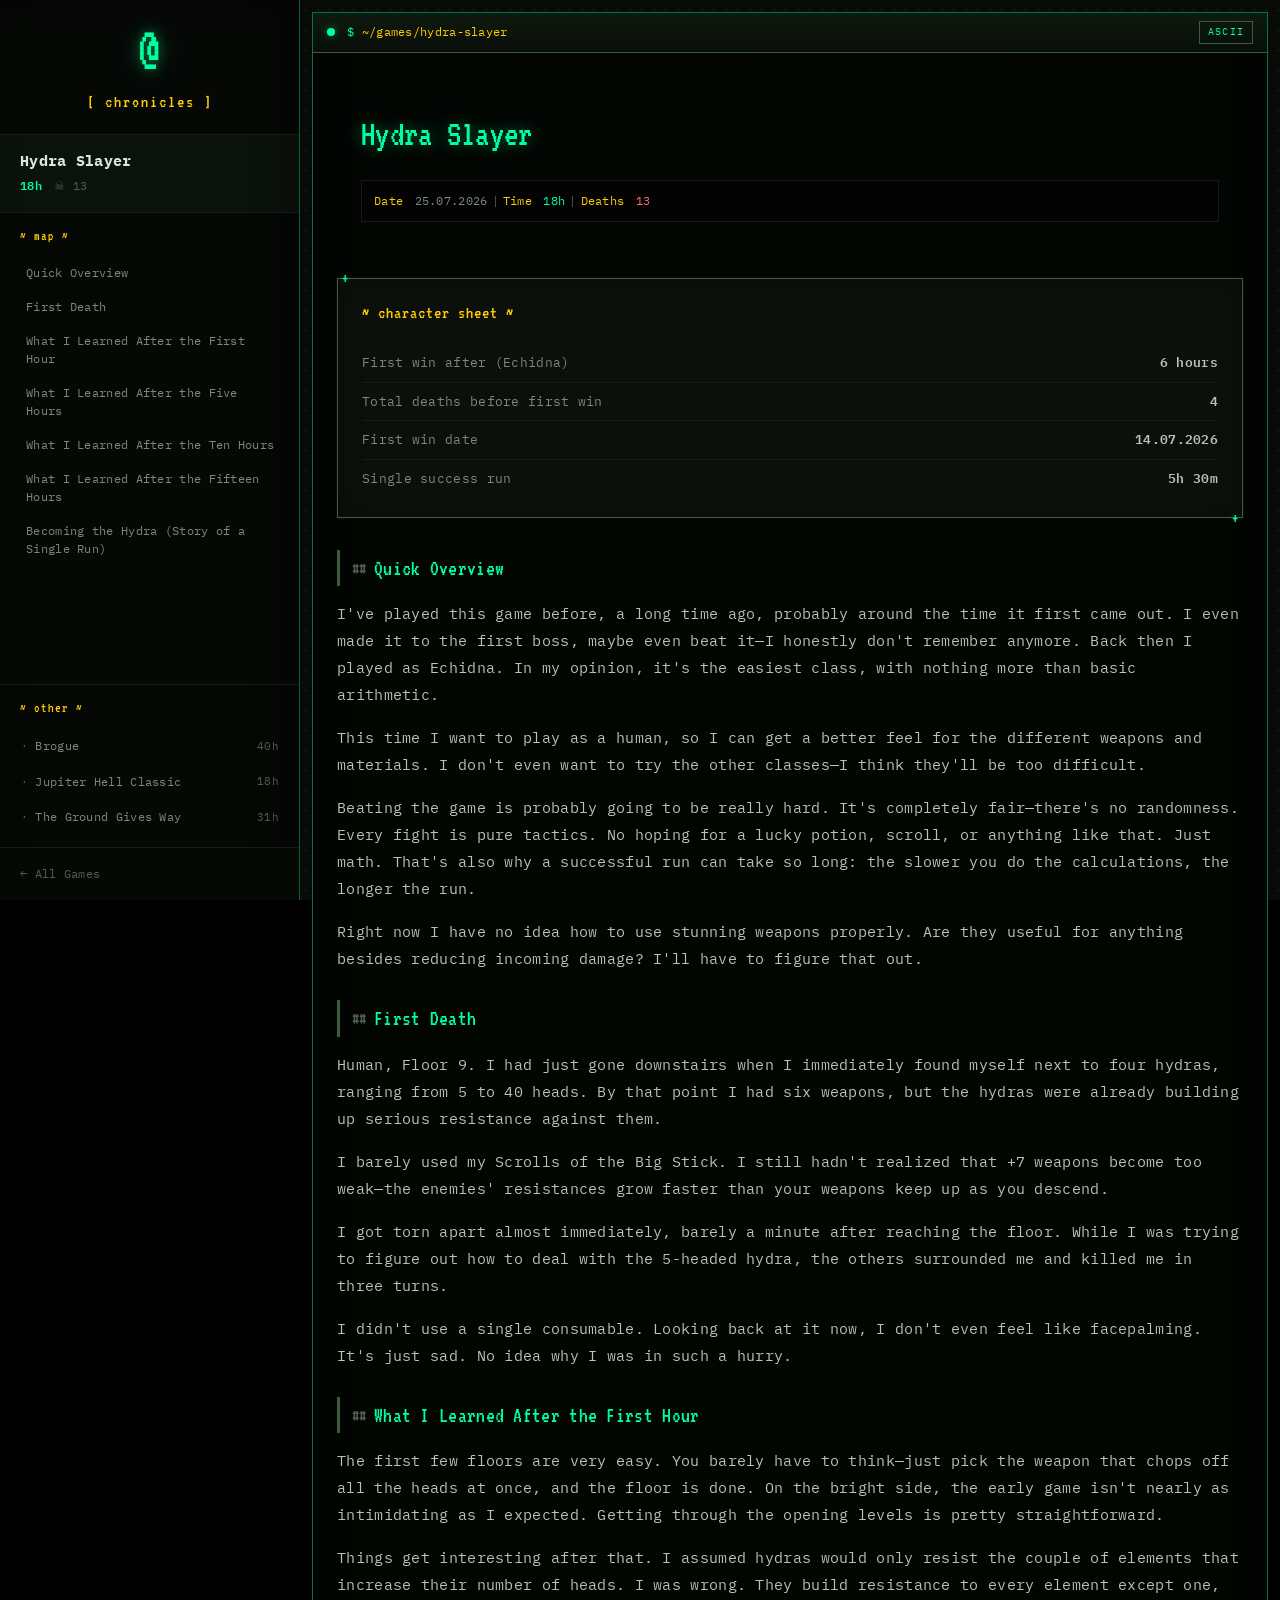
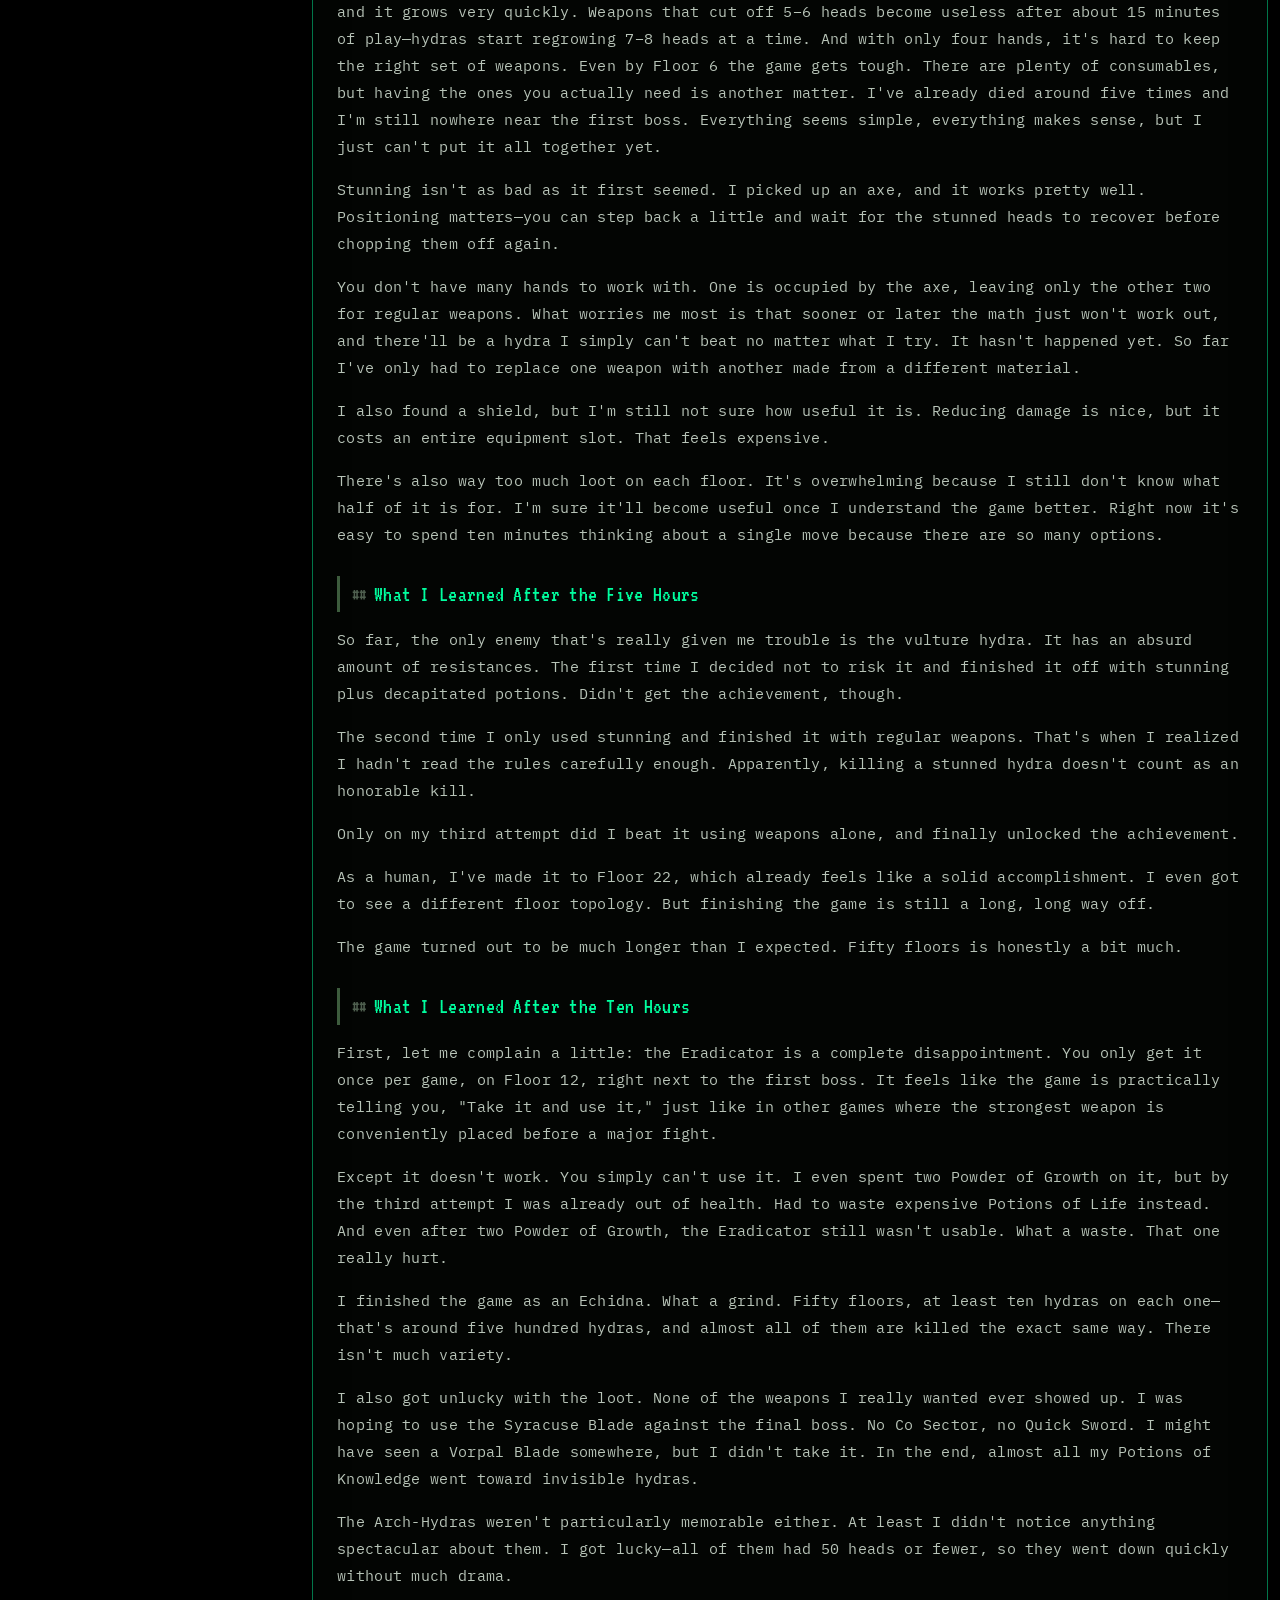
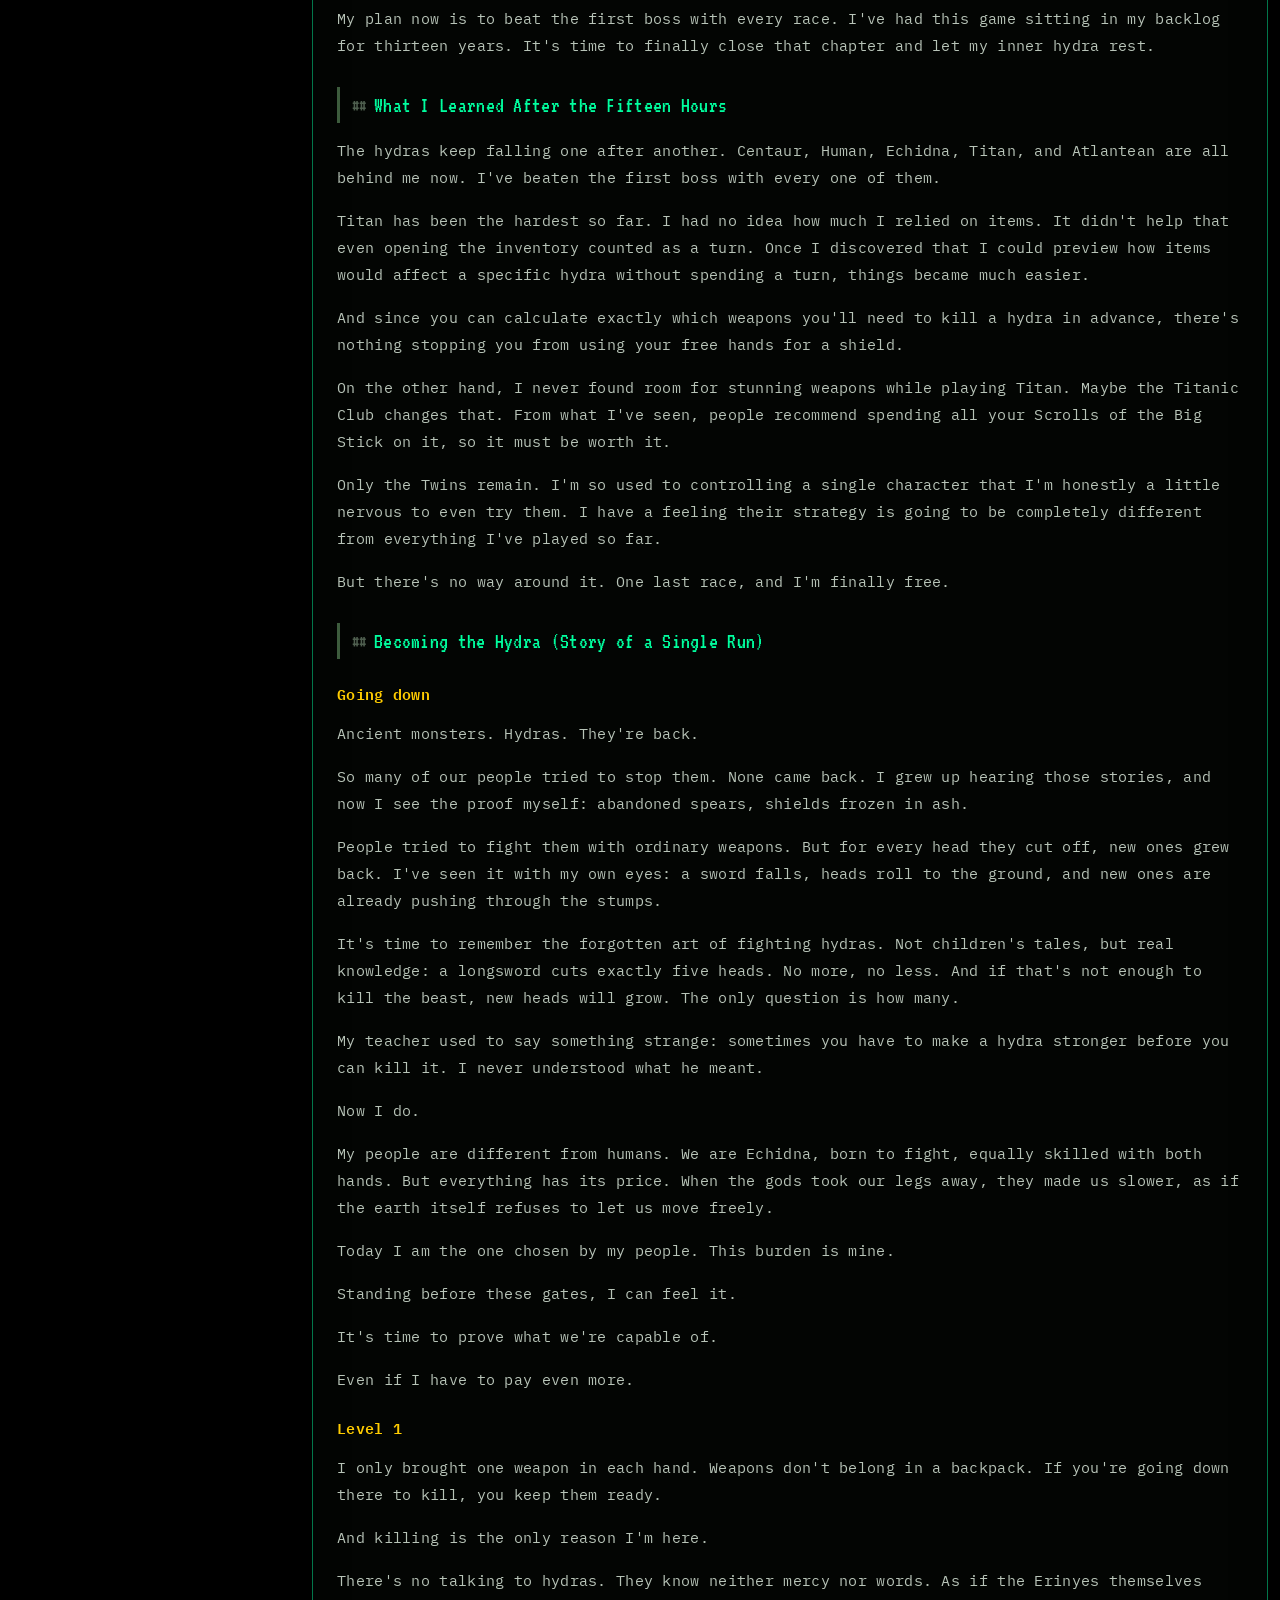
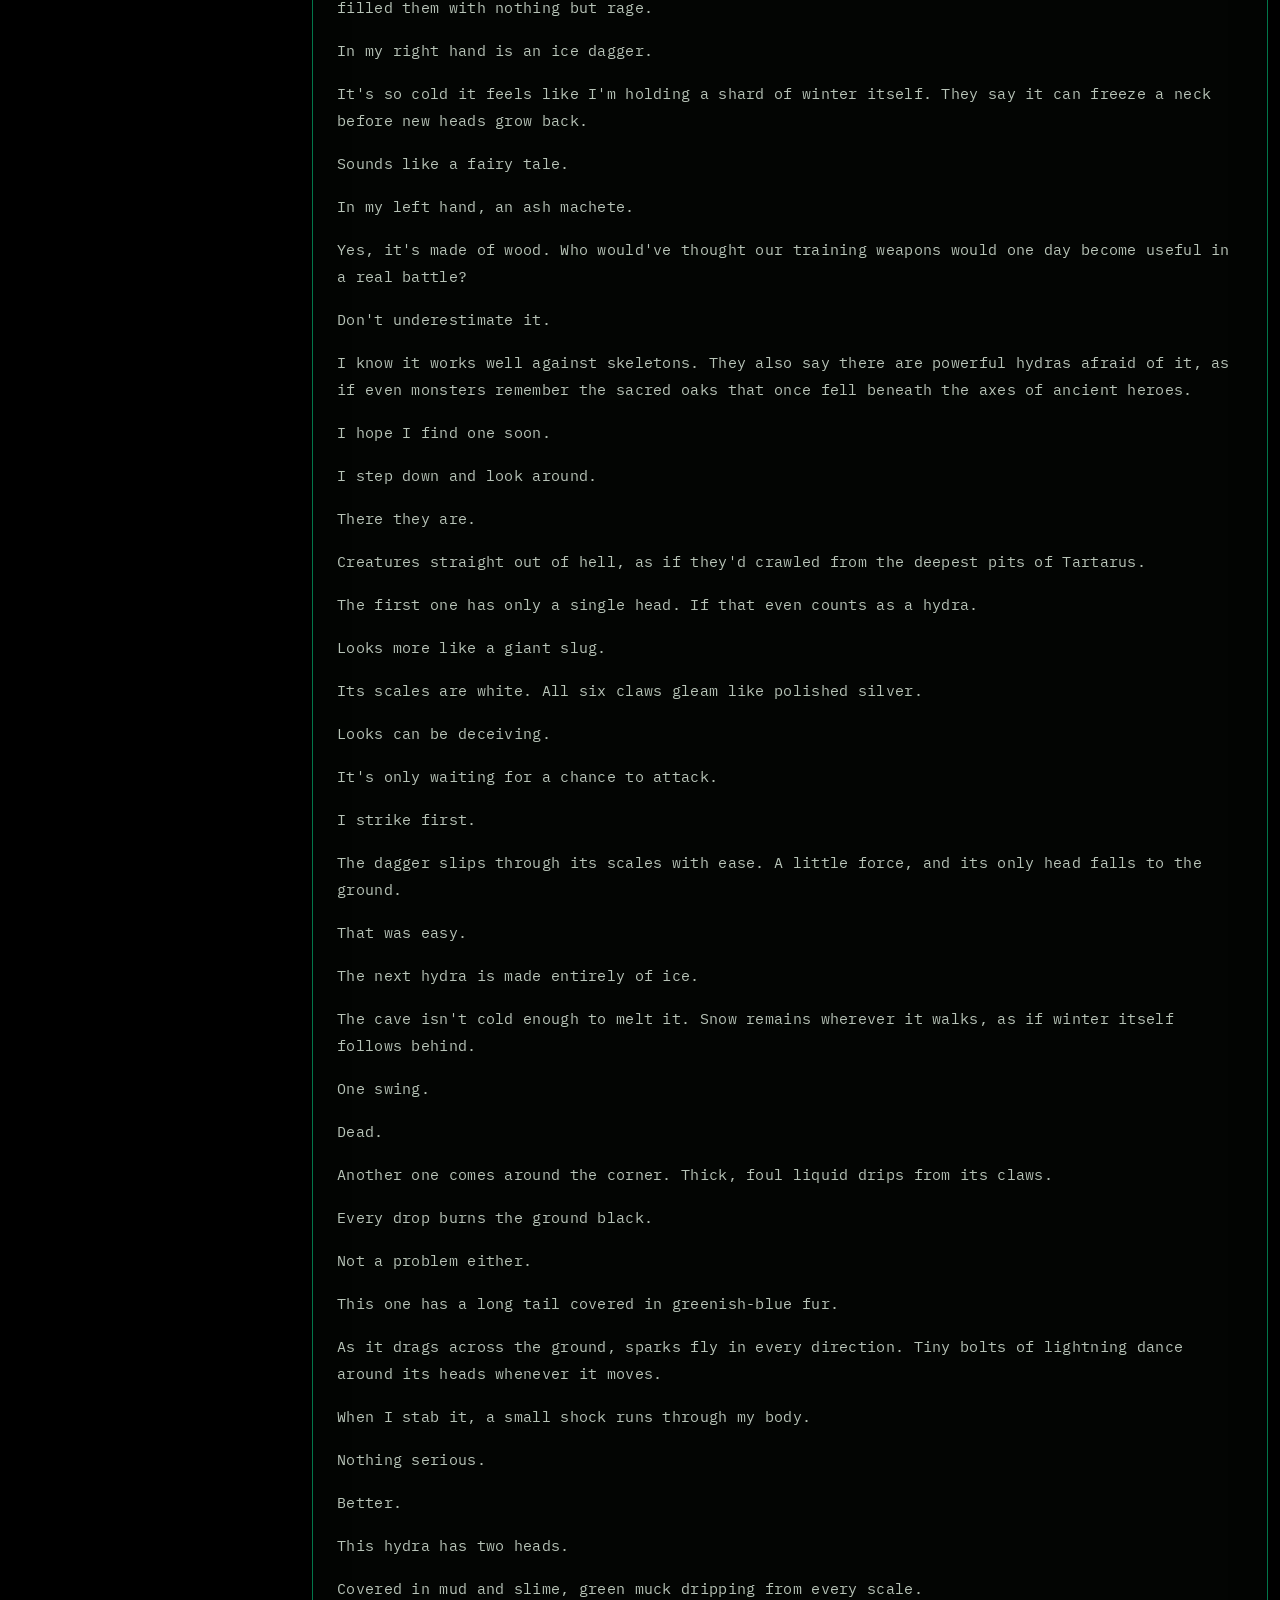
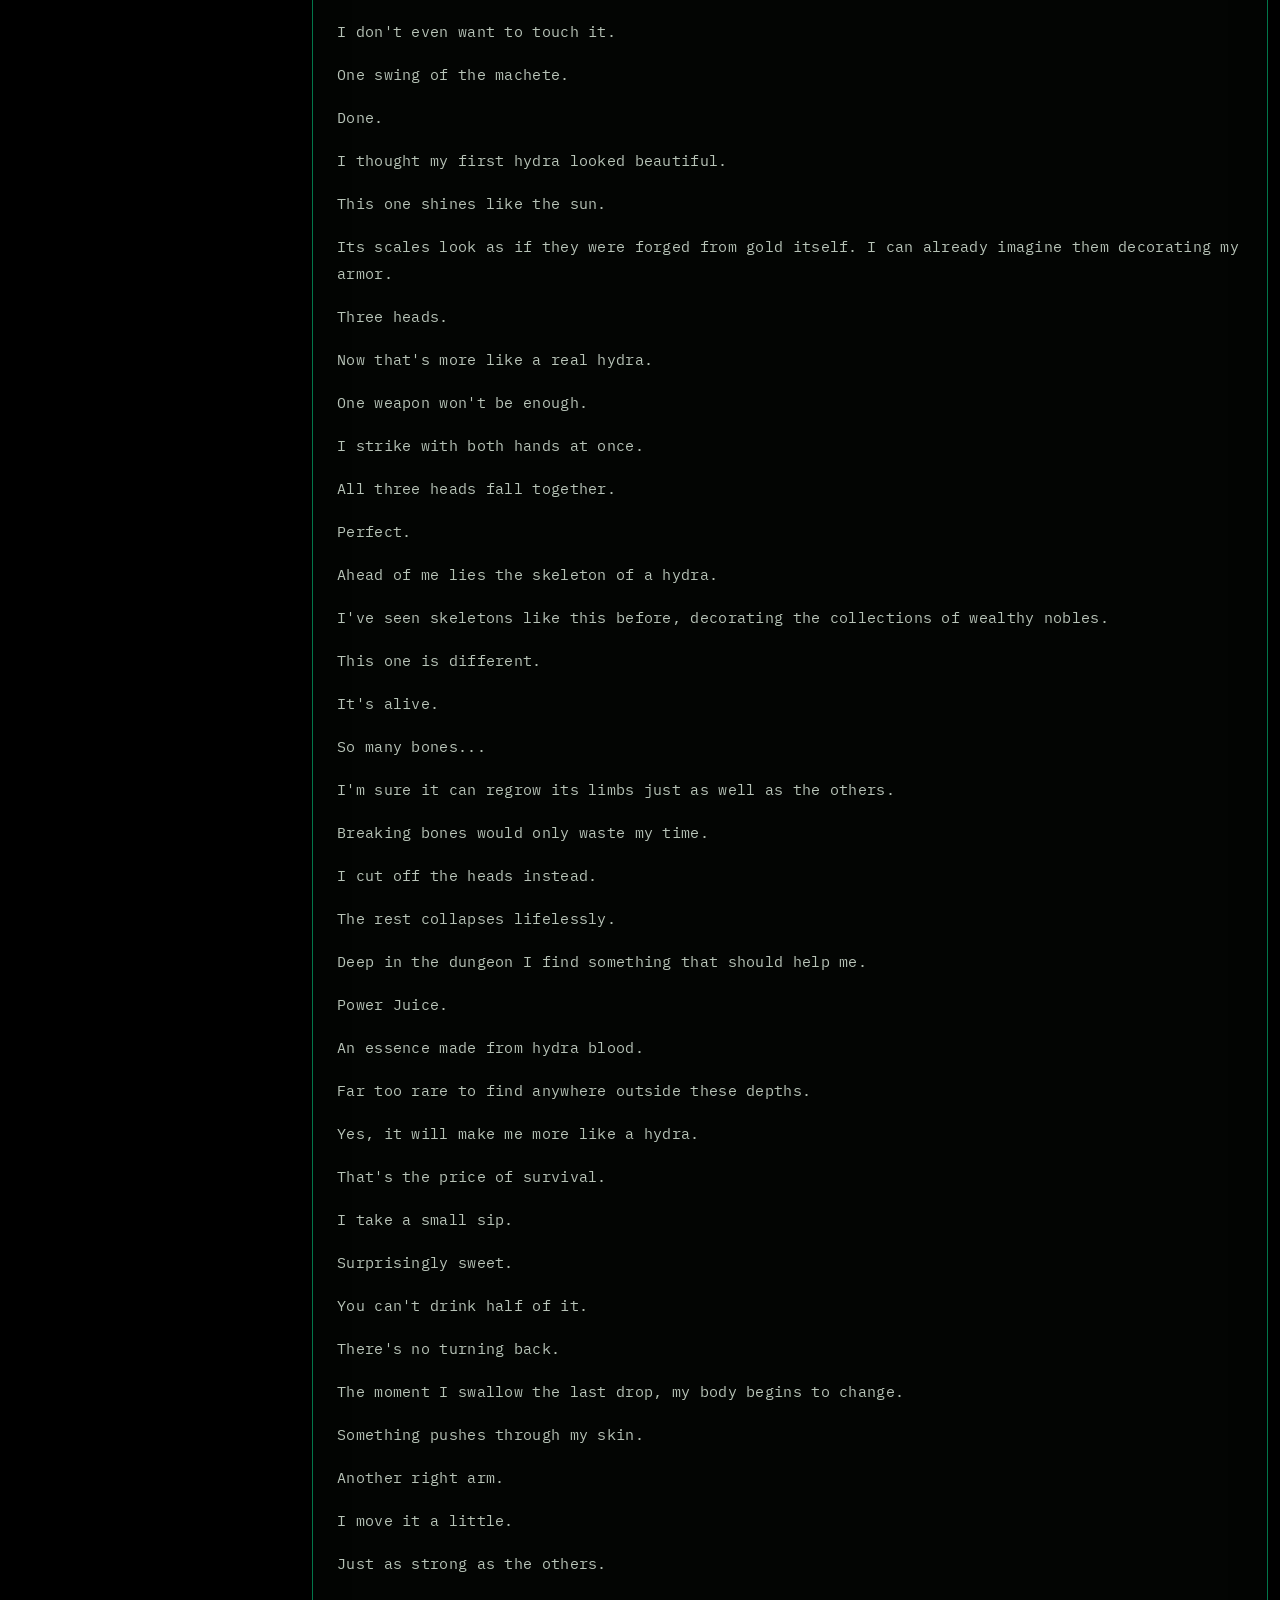
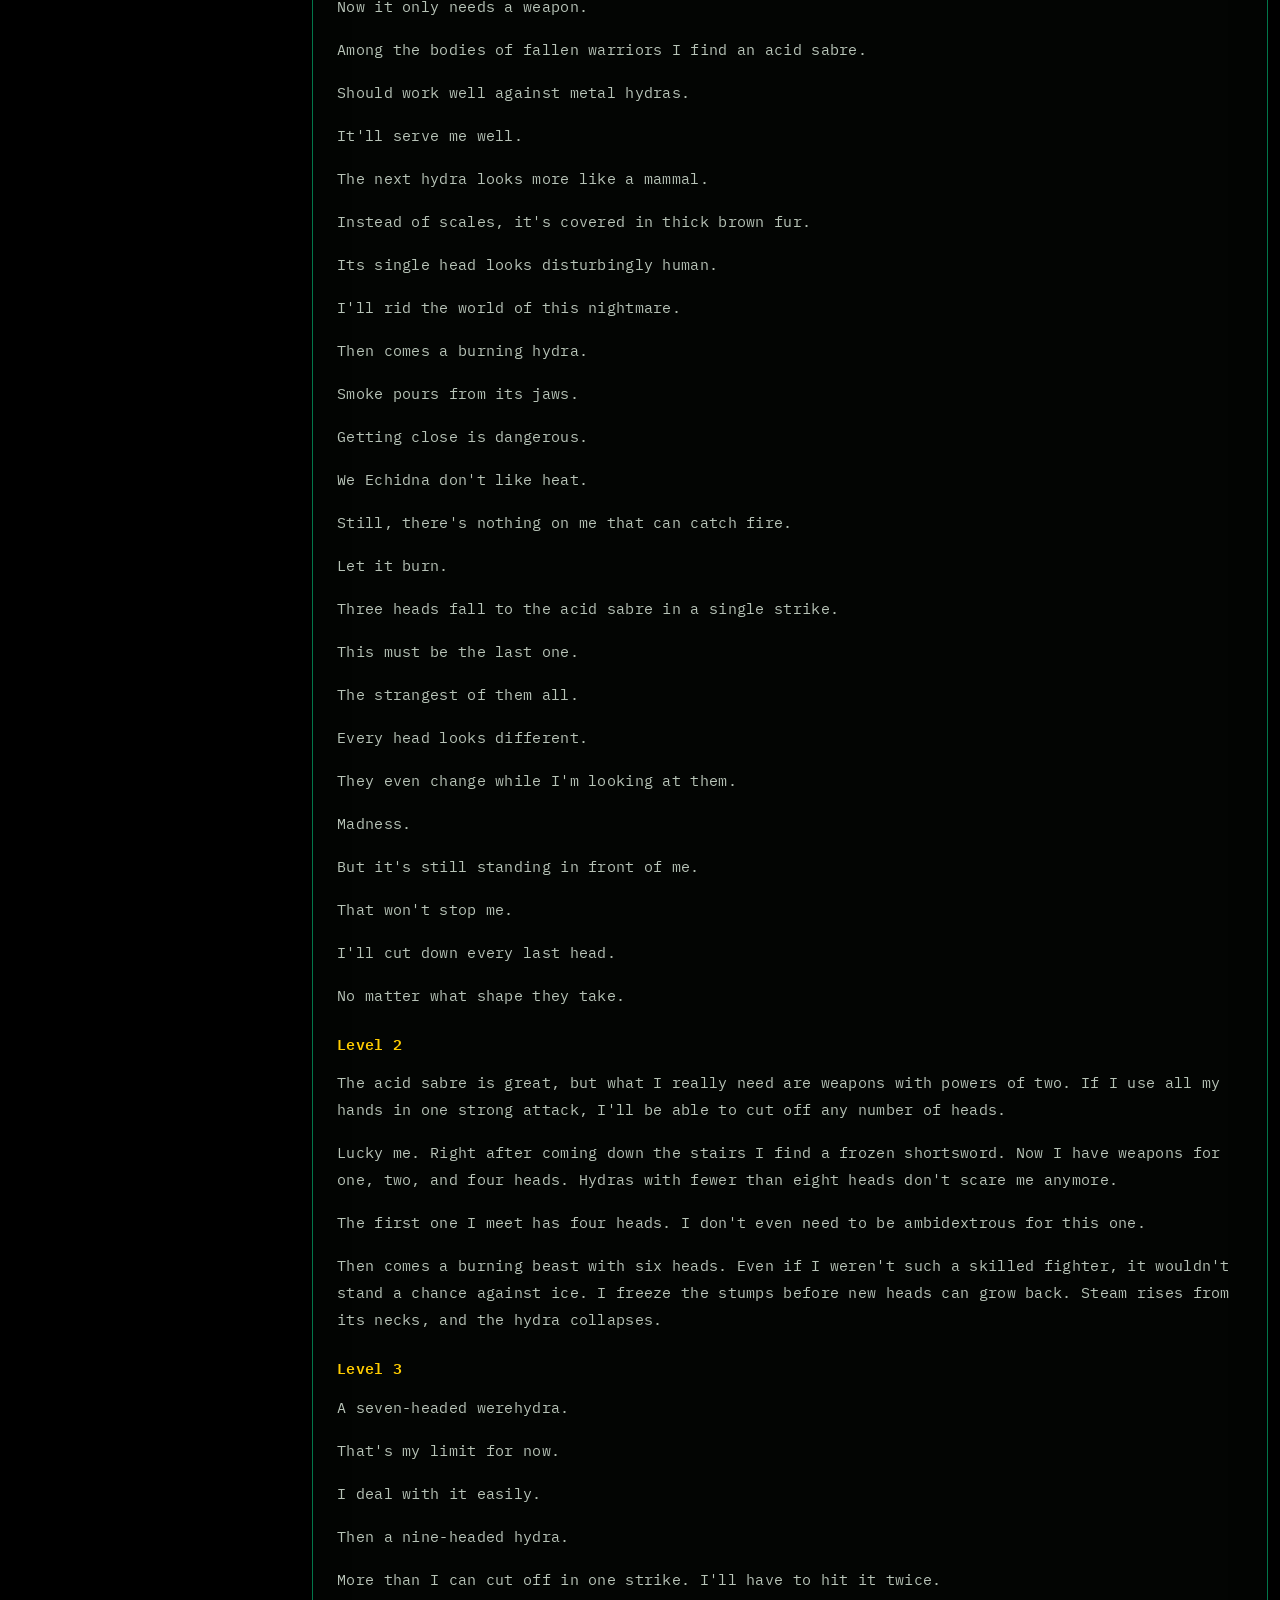
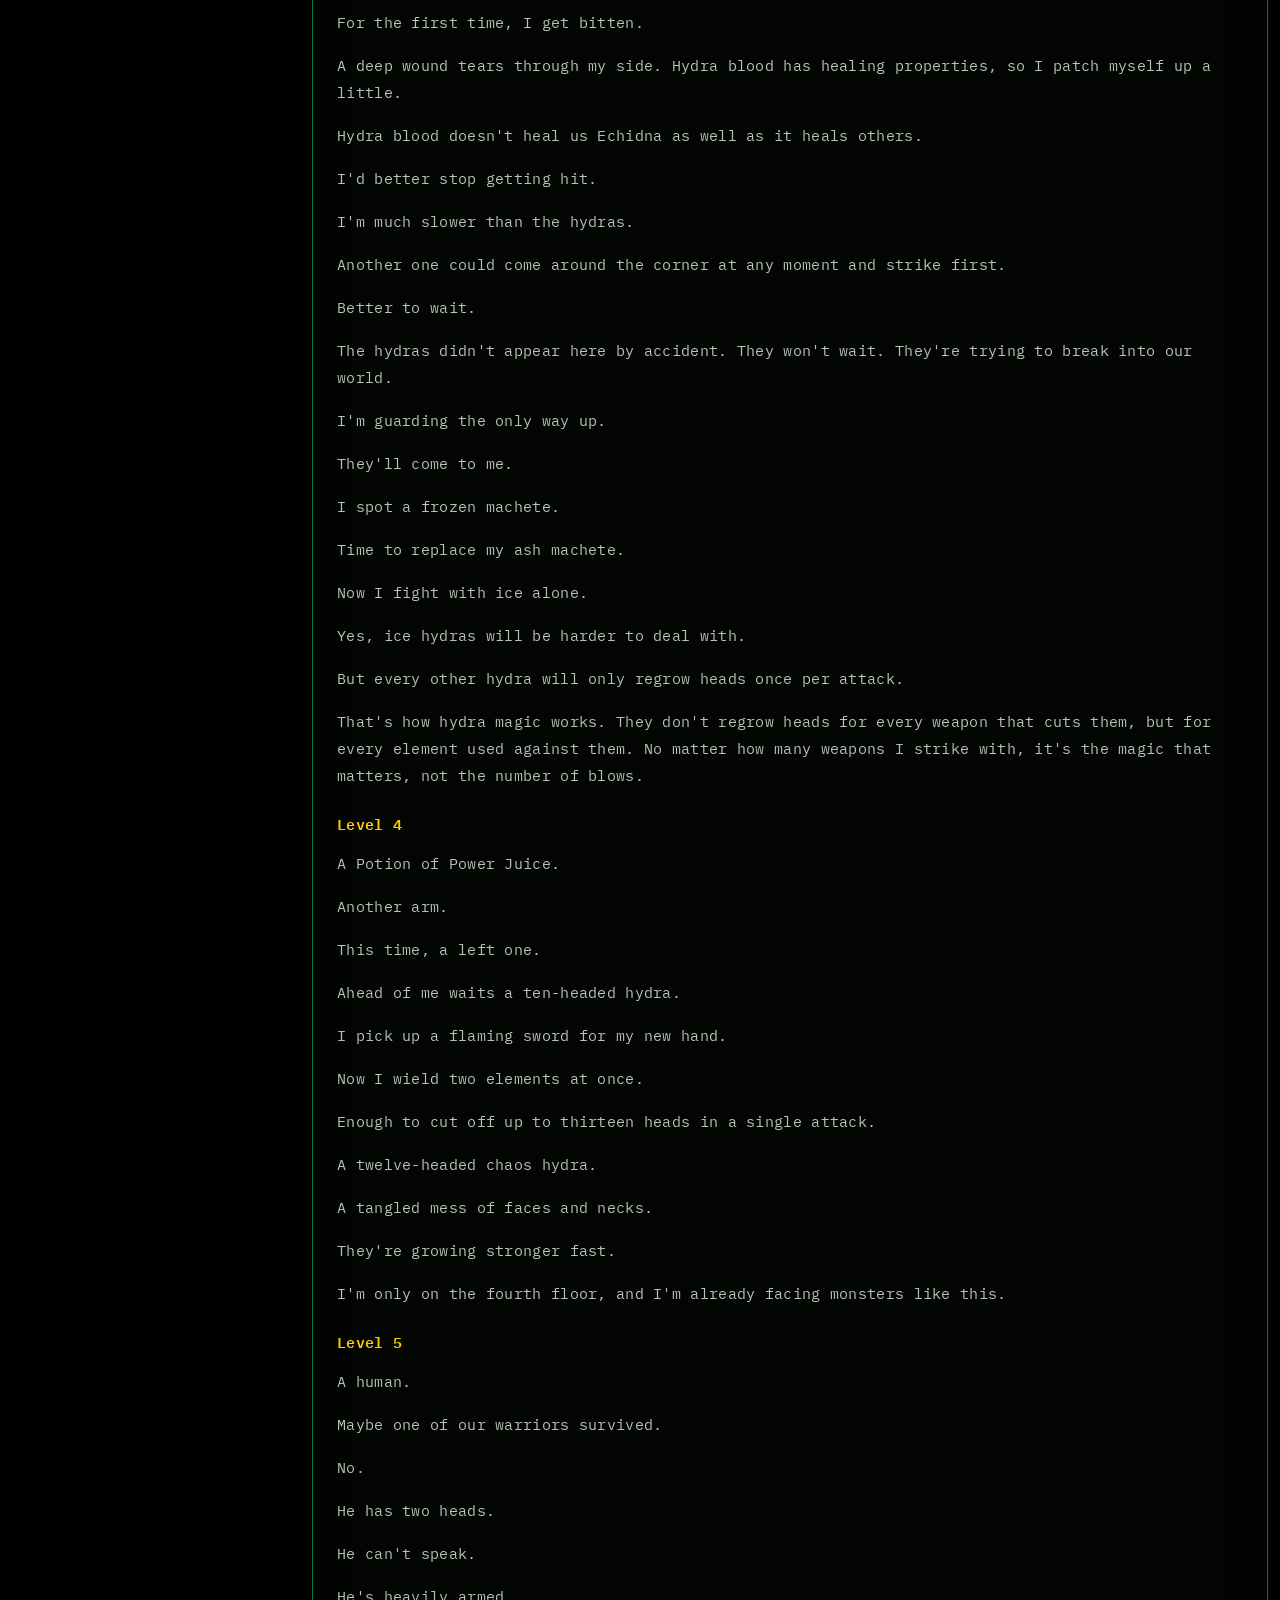
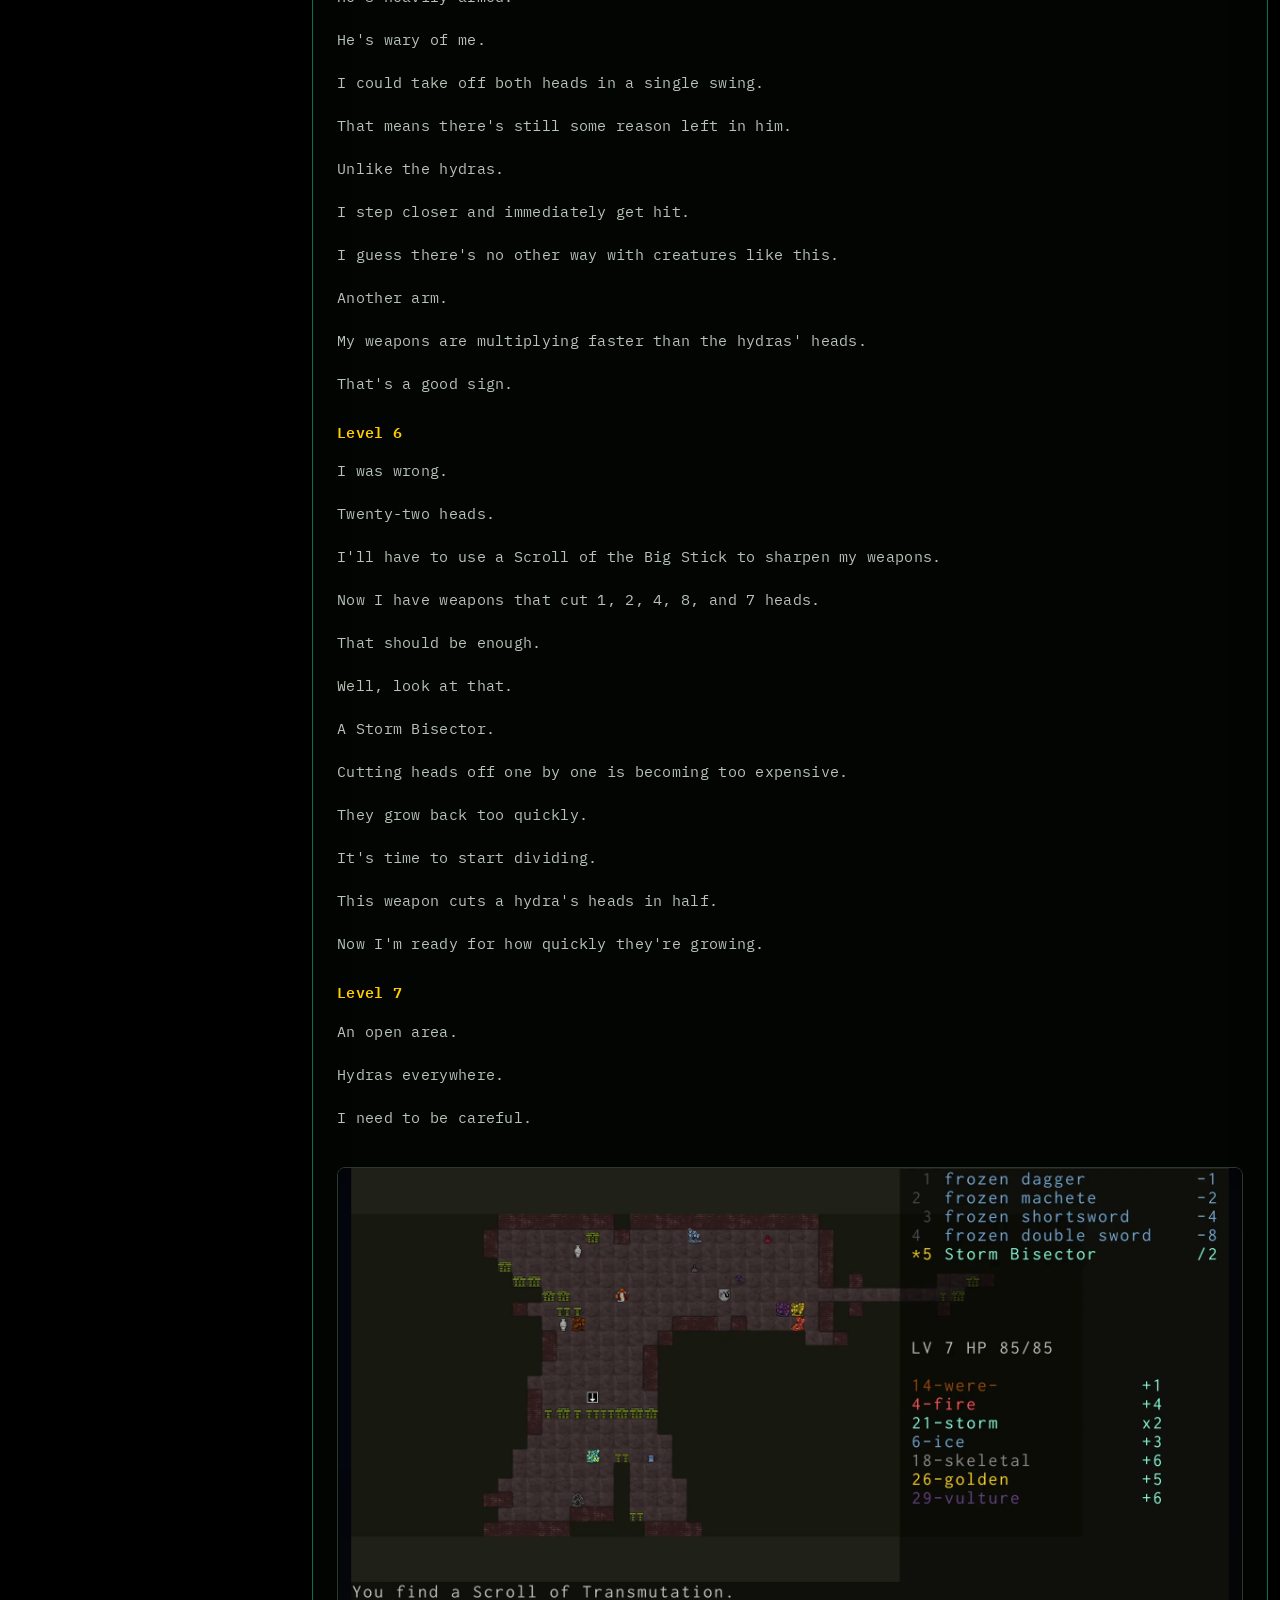
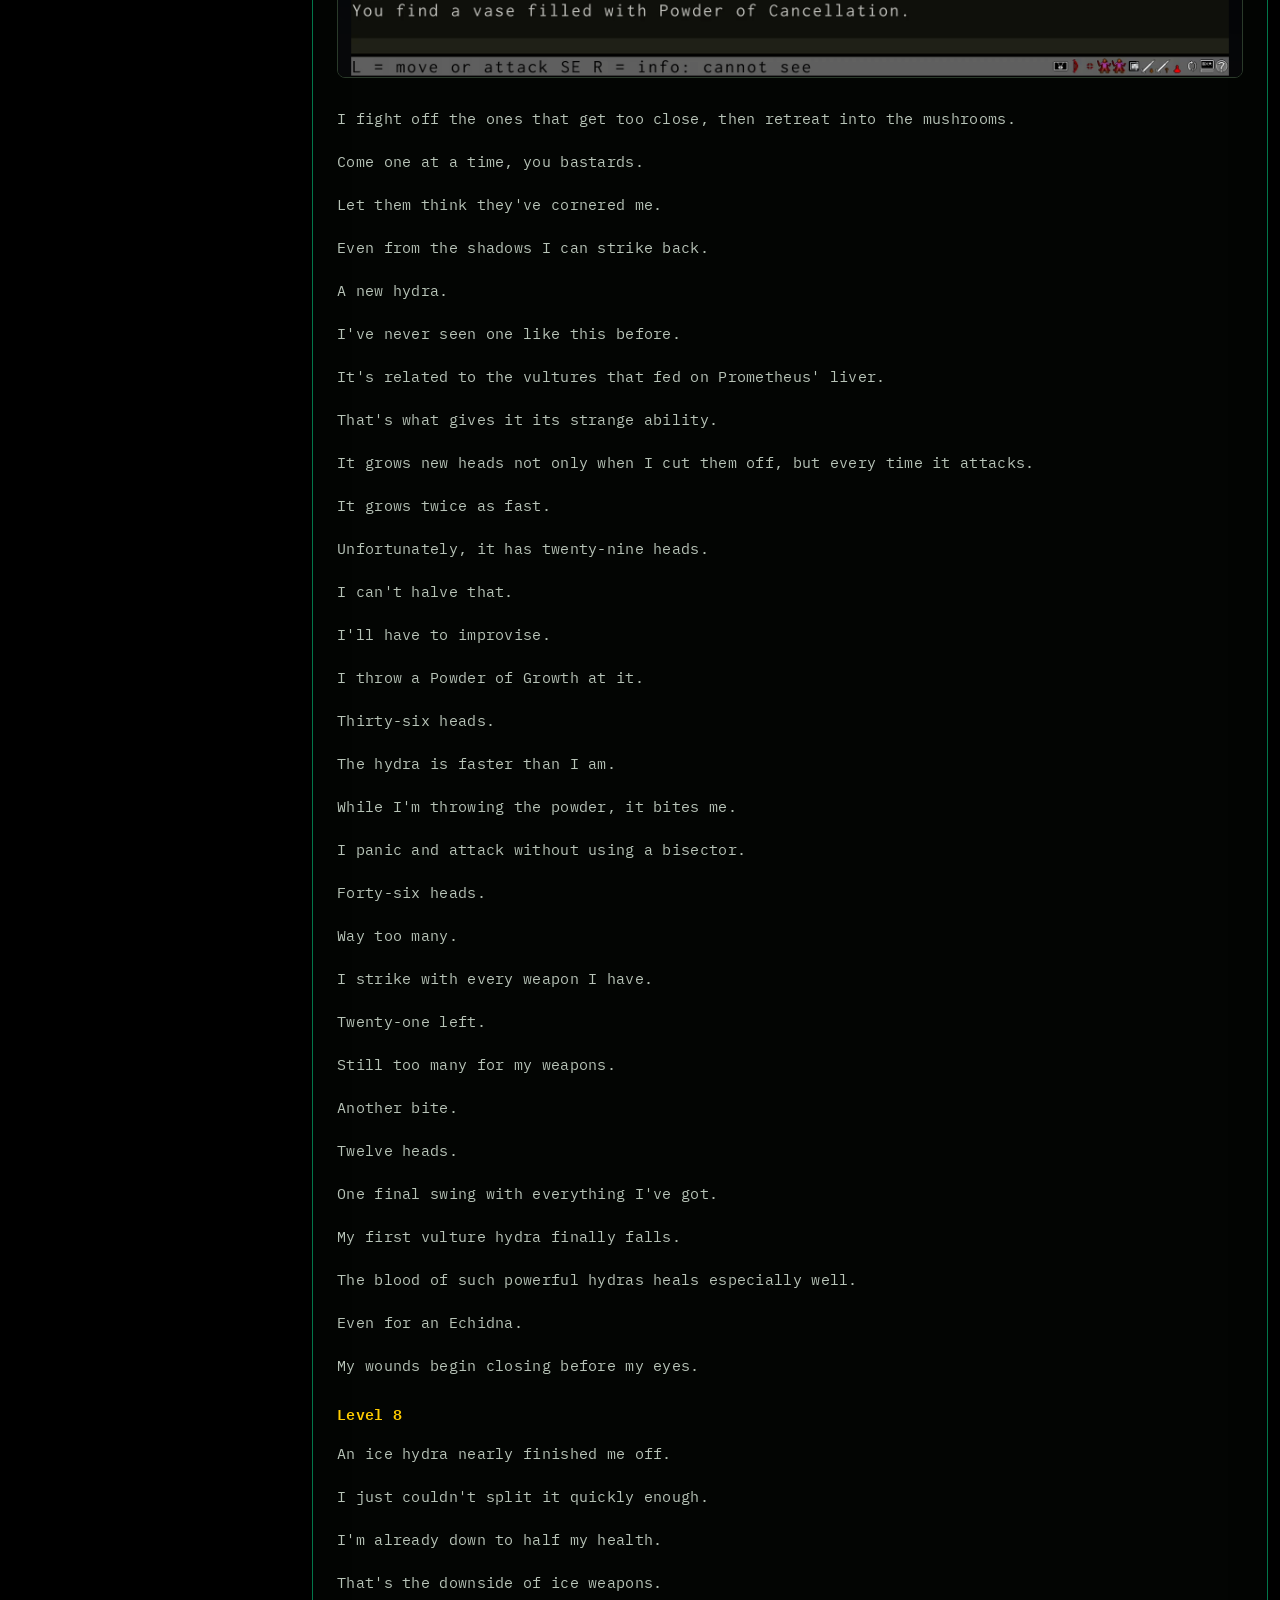
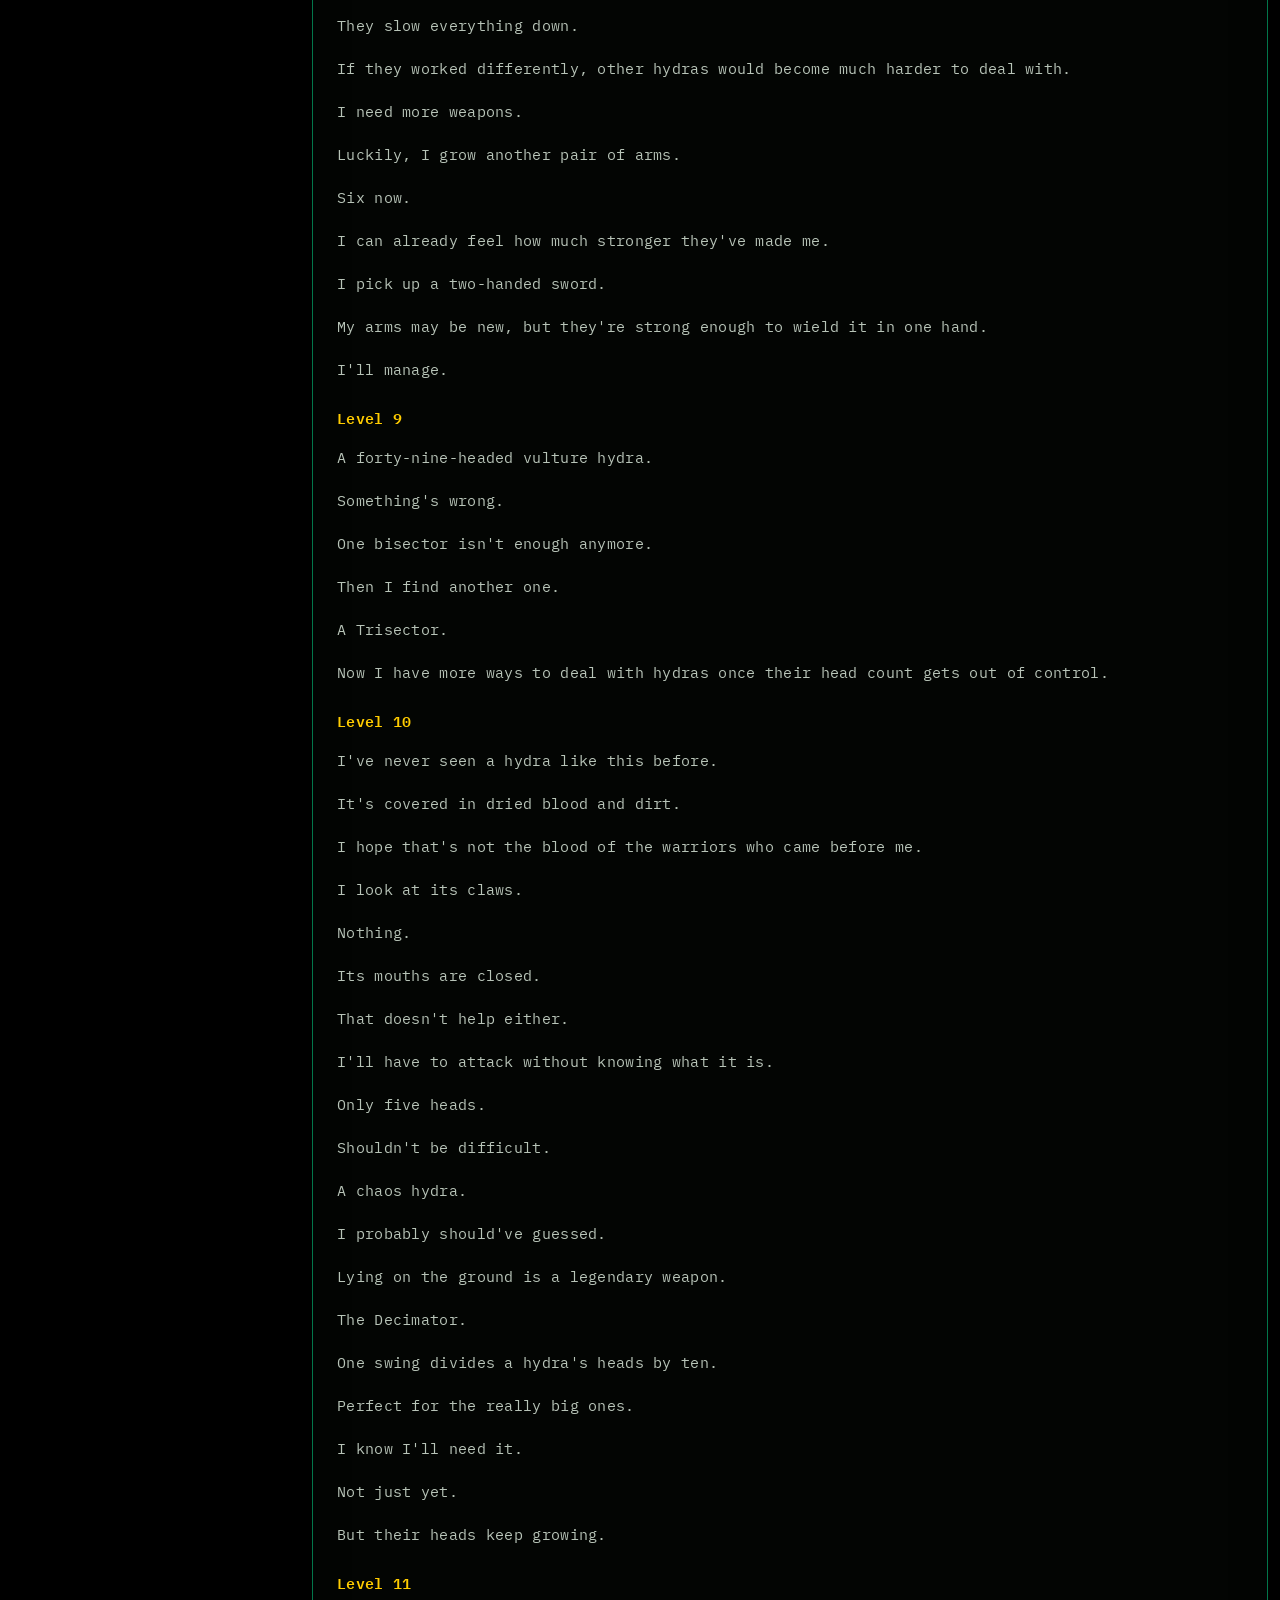
<file: games/hydra-slayer.html>
<!DOCTYPE html>
<html lang="en">
<head>
  <meta charset="UTF-8">
  <meta name="viewport" content="width=device-width, initial-scale=1.0">
  <title>Hydra Slayer — Roguelike Chronicles</title>
  <link rel="icon" type="image/svg+xml" href="../images/favicon.svg">
  <link rel="stylesheet" href="https://fonts.googleapis.com/css2?family=IBM+Plex+Mono:wght@400;500;600&family=VT323&display=swap">
  <script async src="https://www.googletagmanager.com/gtag/js?id=G-BKC3J0J8XS"></script>
  <script>
    window.dataLayer = window.dataLayer || [];
    function gtag(){dataLayer.push(arguments);}
    gtag('js', new Date());
    gtag('config', 'G-BKC3J0J8XS');
  </script>
  <style>
/* =============================================
   Roguelike Chronicles — terminal / ASCII theme
   ============================================= */

:root {
  --bg-primary: #080b08;
  --bg-secondary: #0f140f;
  --bg-sidebar: #060806;
  --bg-card: #0c100c;
  --bg-hover: #141a14;
  --bg-active: #101510;

  --phosphor-green: #00ff9f;
  --phosphor-amber: #ffcc00;
  --phosphor-red: #ff6b6b;
  --phosphor-cyan: #5ee7ff;
  --phosphor-purple: #c9a0ff;

  --accent-green: var(--phosphor-green);
  --accent-amber: var(--phosphor-amber);
  --accent-red: var(--phosphor-red);
  --accent-cyan: var(--phosphor-cyan);
  --accent-purple: var(--phosphor-purple);

  --text-primary: #b8c4b8;
  --text-secondary: #7a8a7a;
  --text-muted: #4f5f4f;
  --text-bright: #d8e8d8;

  --border-color: #2a3a2a;
  --border-bright: #3d5c3d;
  --border-subtle: #151c15;

  --floor-dot: rgba(0, 255, 159, 0.09);
  --glow-green: rgba(0, 255, 159, 0.45);
  --glow-amber: rgba(255, 204, 0, 0.35);

  --font-mono: 'IBM Plex Mono', 'Courier New', Courier, monospace;
  --font-terminal: 'VT323', 'Courier New', Courier, monospace;

  --sidebar-width: 300px;
}

*, *::before, *::after { box-sizing: border-box; }

html { scroll-behavior: smooth; }

body.roguelike-terminal {
  margin: 0;
  padding: 0;
  background: #000;
  color: var(--text-primary);
  font-family: var(--font-mono);
  font-size: 15px;
  line-height: 1.65;
  letter-spacing: 0.02em;
  min-height: 100vh;
  overflow-x: hidden;
}

/* Тайловый пол «.» на фоне основной области */
.dungeon-floor {
  position: fixed;
  inset: 0;
  left: var(--sidebar-width);
  pointer-events: none;
  z-index: 0;
  background-color: var(--bg-primary);
  background-image: radial-gradient(circle, var(--floor-dot) 1px, transparent 1px);
  background-size: 12px 20px;
}

.crt-scanlines {
  position: fixed;
  inset: 0;
  left: var(--sidebar-width);
  pointer-events: none;
  z-index: 1;
  opacity: 0.07;
  background: repeating-linear-gradient(
    0deg,
    transparent,
    transparent 2px,
    rgba(0, 0, 0, 0.45) 2px,
    rgba(0, 0, 0, 0.45) 4px
  );
}

@media (prefers-reduced-motion: reduce) {
  .crt-scanlines { display: none; }
}

a {
  color: var(--accent-green);
  text-decoration: none;
  transition: color 0.2s ease;
}

a:hover { color: var(--accent-cyan); text-decoration: underline; }

::selection {
  background: rgba(126, 231, 135, 0.25);
  color: var(--text-bright);
}

:focus-visible {
  outline: 2px solid var(--accent-green);
  outline-offset: 2px;
}

.app {
  position: relative;
  z-index: 2;
  display: flex;
  min-height: 100vh;
}

/* ═══ Главный «экран терминала» ═══ */
.terminal-screen {
  flex: 1;
  align-self: stretch;
  display: flex;
  flex-direction: column;
  margin: 12px 12px 0;
  width: auto;
  max-width: none;
  border: 1px solid rgba(0, 255, 159, 0.45);
  box-shadow:
    inset 0 0 32px rgba(0, 0, 0, 0.55);
  background: #030503;
}

.terminal-titlebar {
  display: flex;
  align-items: center;
  gap: 12px;
  padding: 8px 14px;
  background: linear-gradient(180deg, #0f1a0f 0%, #080d08 100%);
  border-bottom: 1px solid var(--border-bright);
  font-family: var(--font-mono);
  font-size: 12px;
  color: var(--text-secondary);
}

.tb-led {
  width: 8px;
  height: 8px;
  border-radius: 50%;
  background: var(--phosphor-green);
  box-shadow: 0 0 8px var(--glow-green);
  flex-shrink: 0;
}

.tb-title {
  flex: 1;
  color: var(--phosphor-amber);
  white-space: nowrap;
  overflow: hidden;
  text-overflow: ellipsis;
}

.tb-title::before {
  content: '$ ';
  color: var(--phosphor-green);
}

.tb-tag {
  padding: 2px 8px;
  border: 1px solid var(--border-bright);
  color: var(--phosphor-green);
  font-size: 10px;
  letter-spacing: 0.12em;
  text-transform: uppercase;
}

.terminal-body {
  flex: 1;
  padding: 0;
  overflow: hidden;
}

/* Вложенные панели (карточки, статы) */
.terminal-panel {
  position: relative;
  background: var(--bg-card);
  border: 1px solid var(--border-bright);
  border-radius: 0;
  box-shadow:
    inset 0 0 24px rgba(0, 0, 0, 0.35),
    0 0 0 1px var(--bg-primary);
}

.terminal-panel::before,
.terminal-panel::after {
  position: absolute;
  font-family: var(--font-terminal);
  font-size: 16px;
  line-height: 1;
  color: var(--accent-green);
  text-shadow: 0 0 8px var(--glow-green);
  pointer-events: none;
  user-select: none;
}

.terminal-panel::before {
  content: '+';
  top: -1px;
  left: 4px;
  transform: translateY(-50%);
}

.terminal-panel::after {
  content: '+';
  bottom: -1px;
  right: 4px;
  transform: translateY(50%);
}

/* =============================================
   SIDEBAR
   ============================================= */

.sidebar {
  width: var(--sidebar-width);
  min-height: 100vh;
  background: var(--bg-sidebar);
  border-right: 1px solid rgba(0, 255, 159, 0.35);
  box-shadow: inset -12px 0 32px rgba(0, 0, 0, 0.55);
  display: flex;
  flex-direction: column;
  position: fixed;
  top: 0;
  left: 0;
  bottom: 0;
  z-index: 100;
  overflow-y: auto;
  overflow-x: hidden;
  min-width: 0;
}

/* Flex-дети не должны раздувать сайдбар по ширине */
.sidebar > * {
  min-width: 0;
  max-width: 100%;
}

.sidebar::-webkit-scrollbar { width: 4px; }
.sidebar::-webkit-scrollbar-track { background: transparent; }
.sidebar::-webkit-scrollbar-thumb { background: var(--border-color); border-radius: 2px; }

/* Sidebar Header */
.sidebar-header {
  padding: 24px 20px 16px;
  border-bottom: 1px solid var(--border-subtle);
  text-align: center;
}

.logo {
  display: inline-flex;
  align-items: center;
  justify-content: center;
  font-family: var(--font-terminal);
  font-size: 56px;
  font-weight: 400;
  color: var(--phosphor-green);
  text-decoration: none;
  line-height: 1;
  padding: 0 0.1em;
  text-shadow:
    0 0 12px var(--glow-green),
    0 0 28px rgba(0, 255, 159, 0.25);
  transition: all 0.3s ease;
  cursor: pointer;
  user-select: none;
  -webkit-user-select: none;
  -webkit-user-drag: none;
  caret-color: transparent;
}

.logo:hover {
  color: var(--accent-cyan);
  text-shadow: 0 0 30px rgba(86, 212, 221, 0.5);
  text-decoration: none;
  transform: scale(1.05);
}

.subtitle {
  font-family: var(--font-terminal);
  font-size: 18px;
  color: var(--phosphor-amber);
  margin-top: 8px;
  letter-spacing: 2px;
  overflow-wrap: break-word;
}

/* =============================================
   SIDEBAR: CURRENT GAME (on game pages)
   ============================================= */

.sidebar-current-game {
  padding: 16px 20px;
  border-bottom: 1px solid var(--border-subtle);
  background: rgba(126, 231, 135, 0.04);
}

.current-game-title {
  font-size: 15px;
  font-weight: 700;
  color: var(--text-bright);
  margin-bottom: 6px;
  line-height: 1.3;
}

.current-game-meta {
  display: flex;
  align-items: center;
  gap: 12px;
  font-size: 12px;
}

.current-game-hours {
  font-weight: 600;
  font-variant-numeric: tabular-nums;
}

.current-game-hours.time-short { color: var(--accent-green); }
.current-game-hours.time-medium { color: var(--accent-amber); }
.current-game-hours.time-long { color: var(--accent-red); }

.current-game-deaths {
  color: var(--text-muted);
  font-variant-numeric: tabular-nums;
}

/* =============================================
   SIDEBAR: TABLE OF CONTENTS
   ============================================= */

.sidebar-toc {
  flex: 1;
  padding: 12px 0;
  min-height: 0;
  overflow-x: hidden;
}

.toc-label,
.other-games-label,
.all-games-label {
  padding: 0 20px;
  font-family: var(--font-terminal);
  font-size: 14px;
  color: var(--accent-amber);
  letter-spacing: 1px;
  margin-bottom: 8px;
}

.sidebar-toc ul,
.sidebar-other-games ul,
.sidebar-all-games ul {
  list-style: none;
  margin: 0;
  padding: 0;
}

.toc-link {
  display: block;
  padding: 8px 20px 8px 24px;
  color: var(--text-secondary);
  text-decoration: none;
  font-size: 12px;
  line-height: 1.5;
  border-left: 2px solid transparent;
  transition: all 0.2s ease;
  position: relative;
  overflow-wrap: break-word;
  word-break: break-word;
}

.toc-link::before {
  content: '>';
  position: absolute;
  left: 10px;
  opacity: 0;
  color: var(--accent-green);
  font-size: 11px;
  font-family: var(--font-terminal);
  transition: opacity 0.2s ease;
}

.toc-link:hover {
  background: var(--bg-hover);
  color: var(--text-primary);
  text-decoration: none;
}

.toc-link:hover::before { opacity: 0.5; }

.toc-link.active {
  background: var(--bg-hover);
  color: var(--accent-green);
  border-left-color: var(--accent-green);
}

.toc-link.active::before { opacity: 1; }

/* =============================================
   SIDEBAR: OTHER GAMES
   ============================================= */

.sidebar-other-games {
  padding: 12px 0;
  border-top: 1px solid var(--border-subtle);
  overflow-x: hidden;
}

.nav-game-link {
  display: flex;
  align-items: center;
  justify-content: space-between;
  gap: 8px;
  padding: 8px 20px;
  color: var(--text-secondary);
  text-decoration: none;
  font-size: 12px;
  transition: all 0.2s ease;
  border-left: 2px solid transparent;
  min-width: 0;
  max-width: 100%;
}

.nav-game-link:hover {
  background: var(--bg-hover);
  color: var(--text-primary);
  text-decoration: none;
}

.nav-game-title {
  flex: 1;
  min-width: 0;
  overflow: hidden;
  text-overflow: ellipsis;
  white-space: nowrap;
}

.nav-game-hours {
  flex-shrink: 0;
  font-size: 11px;
  color: var(--text-muted);
  font-variant-numeric: tabular-nums;
}

/* =============================================
   SIDEBAR: ALL GAMES (index page)
   ============================================= */

.sidebar-all-games {
  flex: 1;
  padding: 12px 0;
  min-height: 0;
  overflow-x: hidden;
}

.nav-game-link::before {
  content: '· ';
  color: var(--text-muted);
  font-family: var(--font-terminal);
}

.nav-game-link:hover::before {
  content: '> ';
  color: var(--accent-green);
}

/* =============================================
   SIDEBAR FOOTER
   ============================================= */

.sidebar-footer {
  padding: 16px 20px;
  border-top: 1px solid var(--border-subtle);
  background: var(--bg-sidebar);
}

.back-link {
  display: block;
  color: var(--text-muted);
  font-size: 12px;
  transition: color 0.2s ease;
}

.back-link:hover {
  color: var(--accent-green);
  text-decoration: none;
}

.total-hours {
  display: flex;
  align-items: center;
  justify-content: space-between;
  font-size: 12px;
  flex-wrap: wrap;
  gap: 4px;
}

.total-label {
  color: var(--text-muted);
  text-transform: uppercase;
  letter-spacing: 1px;
}

.total-value {
  color: var(--accent-amber);
  font-weight: 600;
  font-variant-numeric: tabular-nums;
}

.total-deaths {
  color: var(--text-muted);
  font-size: 11px;
  margin-left: auto;
}

/* =============================================
   MAIN CONTENT
   ============================================= */

.main {
  flex: 1;
  margin-left: var(--sidebar-width);
  min-height: 100vh;
  min-width: 0;
  display: flex;
  flex-direction: column;
  align-items: stretch;
  padding-bottom: 16px;
}

/* =============================================
   INDEX PAGE
   ============================================= */

.main-index,
.main {
  background: transparent;
}

.index-container {
  width: 100%;
  padding: 28px 24px 32px;
}

.index-header {
  text-align: center;
  margin-bottom: 32px;
}

.hero-ascii {
  display: flex;
  flex-direction: column;
  align-items: center;
  gap: 16px;
  margin-bottom: 20px;
}

.ascii-dungeon {
  margin: 0;
  padding: 14px 16px;
  font-family: var(--font-mono);
  font-size: 12px;
  line-height: 1.2;
  white-space: pre;
  text-align: left;
  color: var(--text-muted);
  background: #000;
  border: 1px solid var(--border-bright);
  box-shadow: inset 0 0 20px rgba(0, 255, 159, 0.04);
}

.index-header h1 {
  font-family: var(--font-terminal);
  font-size: 42px;
  font-weight: 400;
  color: var(--phosphor-green);
  margin: 0;
  text-shadow: 0 0 16px var(--glow-green);
}

.index-subtitle {
  font-family: var(--font-terminal);
  font-size: 22px;
  color: var(--phosphor-amber);
  margin: 0 0 28px 0;
  text-shadow: 0 0 12px var(--glow-amber);
}

.section-heading {
  font-family: var(--font-terminal);
  font-size: 24px;
  font-weight: 400;
  color: var(--phosphor-amber);
  text-align: center;
  margin: 0 0 20px;
  letter-spacing: 2px;
  text-shadow: 0 0 10px var(--glow-amber);
}

.index-stats {
  display: flex;
  justify-content: center;
  gap: 32px;
}

.index-stat {
  text-align: center;
  padding: 12px 20px;
  border: 1px solid var(--border-subtle);
  background: rgba(0, 0, 0, 0.25);
  min-width: 88px;
}

.index-stat-value {
  display: block;
  font-family: var(--font-terminal);
  font-size: 40px;
  color: var(--accent-green);
  line-height: 1.1;
  text-shadow: 0 0 12px var(--glow-green);
}

.index-stat-label {
  font-family: var(--font-terminal);
  font-size: 14px;
  color: var(--accent-amber);
  letter-spacing: 1px;
}

/* Games Grid */
.games-grid {
  display: grid;
  grid-template-columns: 1fr;
  gap: 16px;
}

/* Game Card */
.game-card {
  display: block;
  padding: 24px;
  text-decoration: none;
  color: inherit;
  transition: all 0.25s ease;
  opacity: 0;
  transform: translateY(12px);
  animation: fadeInUp 0.5s ease forwards;
}

.game-card:nth-child(1) { animation-delay: 0.05s; }
.game-card:nth-child(2) { animation-delay: 0.1s; }
.game-card:nth-child(3) { animation-delay: 0.15s; }
.game-card:nth-child(4) { animation-delay: 0.2s; }
.game-card:nth-child(5) { animation-delay: 0.25s; }

@keyframes fadeInUp {
  to { opacity: 1; transform: translateY(0); }
}

.game-card:hover {
  border-color: var(--accent-green);
  box-shadow:
    inset 0 0 20px rgba(95, 207, 95, 0.06),
    0 0 12px rgba(95, 207, 95, 0.12);
  transform: translateY(-1px);
  text-decoration: none;
}

.game-card-header {
  display: flex;
  align-items: center;
  justify-content: space-between;
  margin-bottom: 8px;
}

.game-card-title {
  font-size: 18px;
  font-weight: 700;
  color: var(--text-bright);
  margin: 0;
}

.game-card-meta {
  display: flex;
  align-items: center;
  gap: 12px;
}

.game-card-hours {
  padding: 2px 8px;
  border: 1px solid var(--border-color);
  border-radius: 0;
  font-size: 11px;
  font-family: var(--font-terminal);
  font-weight: 600;
  font-variant-numeric: tabular-nums;
}

.game-card-hours.time-short {
  background: rgba(126, 231, 135, 0.1);
  color: var(--accent-green);
}

.game-card-hours.time-medium {
  background: rgba(255, 166, 87, 0.1);
  color: var(--accent-amber);
}

.game-card-hours.time-long {
  background: rgba(255, 123, 114, 0.15);
  color: var(--accent-red);
}

.game-card-deaths {
  font-size: 12px;
  color: var(--text-muted);
}

.game-card-date {
  font-size: 11px;
  color: var(--text-muted);
  margin-bottom: 12px;
}

.game-card-preview {
  font-size: 13px;
  color: var(--text-secondary);
  line-height: 1.7;
  margin: 0 0 16px 0;
}

.game-card-footer {
  display: flex;
  justify-content: flex-end;
}

.game-card-link {
  font-size: 12px;
  color: var(--accent-green);
  font-weight: 600;
}

.game-card:hover .game-card-link {
  color: var(--accent-cyan);
}

/* =============================================
   GAME PAGE
   ============================================= */

.article-page {
  width: 100%;
  padding: 28px 24px 16px;
}

.article-page-header {
  margin-bottom: 32px;
  padding: 24px;
}

.article-page-header h1 {
  font-family: var(--font-terminal);
  font-size: 36px;
  font-weight: 400;
  color: var(--accent-green);
  margin: 0 0 16px 0;
  text-shadow: 0 0 16px var(--glow-green);
}

/* Строка статуса в духе NetHack / Brogue */
.status-bar {
  display: flex;
  flex-wrap: wrap;
  align-items: center;
  gap: 8px 4px;
  padding: 10px 12px;
  font-family: var(--font-mono);
  font-size: 12px;
  background: rgba(0, 0, 0, 0.45);
  border: 1px solid var(--border-subtle);
  color: var(--text-secondary);
}

.status-key {
  color: var(--accent-amber);
  margin-right: 4px;
}

.status-sep {
  color: var(--text-muted);
  user-select: none;
}

.status-item.time-short { color: var(--accent-green); }
.status-item.time-medium { color: var(--accent-amber); }
.status-item.time-long { color: var(--accent-red); }
.status-item.status-danger { color: var(--accent-red); }

/* =============================================
   STATISTICS TABLE
   ============================================= */

.stats-section {
  margin-bottom: 32px;
  padding: 20px 24px;
}

.stats-title {
  font-family: var(--font-terminal);
  font-size: 18px;
  font-weight: 400;
  color: var(--accent-amber);
  margin: 0 0 16px 0;
  letter-spacing: 1px;
}

.stats-table {
  width: 100%;
  border-collapse: collapse;
  font-size: 13px;
}

.stats-table tbody tr {
  border-bottom: 1px solid var(--border-subtle);
}

.stats-table tbody tr:last-child {
  border-bottom: none;
}

.stat-metric {
  padding: 8px 0;
  color: var(--text-secondary);
  width: 45%;
}

.stat-value {
  padding: 8px 0;
  text-align: right;
  font-weight: 600;
  font-variant-numeric: tabular-nums;
}

.stat-value.val-normal { color: var(--text-primary); }
.stat-value.val-success { color: var(--accent-green); }
.stat-value.val-danger { color: var(--accent-red); }

/* =============================================
   ARTICLE CONTENT
   ============================================= */

.article-content {
  color: var(--text-primary);
}

.article-content h1 {
  font-size: 22px;
  color: var(--text-bright);
  margin: 32px 0 16px;
  padding-bottom: 8px;
  border-bottom: 1px solid var(--border-subtle);
  scroll-margin-top: 24px;
}

.article-content h2 {
  font-family: var(--font-terminal);
  font-size: 22px;
  font-weight: 400;
  color: var(--accent-green);
  margin: 28px 0 14px;
  scroll-margin-top: 24px;
  padding-left: 12px;
  border-left: 3px solid var(--border-bright);
}

.article-content h2::before {
  content: '## ';
  color: var(--text-muted);
  font-size: 0.85em;
}

.article-content h3 {
  font-size: 15px;
  color: var(--accent-amber);
  margin: 24px 0 12px;
  font-weight: 600;
}

.article-content h4 {
  font-size: 14px;
  color: var(--accent-cyan);
  margin: 20px 0 10px;
  font-weight: 600;
}

.article-content p {
  margin: 0 0 16px 0;
  line-height: 1.8;
}

.article-content strong { color: var(--text-bright); font-weight: 600; }
.article-content em { color: var(--accent-purple); font-style: italic; }

.article-content code {
  background: var(--bg-secondary);
  color: var(--accent-cyan);
  padding: 2px 6px;
  border-radius: 0;
  font-size: 13px;
  font-family: var(--font-mono);
  border: 1px solid var(--border-subtle);
}

.article-content pre {
  background: #040604;
  border: 1px solid var(--border-bright);
  border-radius: 0;
  padding: 16px 20px;
  margin: 20px 0;
  overflow-x: auto;
  box-shadow: inset 0 0 16px rgba(0, 0, 0, 0.5);
}

.article-content pre::before {
  content: ' ``` ';
  display: block;
  font-family: var(--font-terminal);
  font-size: 12px;
  color: var(--text-muted);
  margin-bottom: 8px;
  letter-spacing: 2px;
}

.article-content pre code {
  background: transparent;
  border: none;
  padding: 0;
  color: var(--text-primary);
  font-size: 13px;
  line-height: 1.6;
}

/* Блок цитаты — как строка message log */
.article-content blockquote {
  margin: 20px 0;
  padding: 12px 16px;
  border: none;
  border-left: 3px solid var(--accent-amber);
  background: rgba(0, 0, 0, 0.4);
  border-radius: 0;
  font-style: normal;
  color: var(--text-primary);
}

.article-content blockquote::before {
  content: '> ';
  color: var(--accent-amber);
  font-family: var(--font-terminal);
  font-size: 14px;
}

.article-content blockquote p { margin: 0; }

.article-content ul,
.article-content ol {
  margin: 16px 0;
  padding-left: 24px;
}

.article-content li { margin: 8px 0; }

.article-content ul {
  list-style: none;
  padding-left: 8px;
}

.article-content ul li::before {
  content: '· ';
  color: var(--accent-green);
  font-weight: bold;
}

.article-content ol li::marker {
  color: var(--accent-amber);
  font-family: var(--font-terminal);
}

.article-content img {
  max-width: 100%;
  height: auto;
  border-radius: 8px;
  border: 1px solid var(--border-color);
  margin: 20px 0;
  cursor: pointer;
}

.modal-overlay {
  display: none;
  position: fixed;
  inset: 0;
  z-index: 1000;
  background: rgba(0, 0, 0, 0.85);
  justify-content: center;
  align-items: center;
  cursor: pointer;
}

.modal-overlay.open {
  display: flex;
}

.modal-overlay img {
  max-width: 90vw;
  max-height: 90vh;
  width: auto;
  height: auto;
  border-radius: 8px;
  border: 1px solid var(--border-color);
  cursor: pointer;
  object-fit: contain;
}

.article-content hr {
  border: none;
  height: 1px;
  background: var(--border-color);
  margin: 32px 0;
  position: relative;
}

.article-content hr::after {
  content: '***';
  position: absolute;
  left: 50%;
  top: 50%;
  transform: translate(-50%, -50%);
  background: var(--bg-primary);
  padding: 0 16px;
  color: var(--text-muted);
  font-family: var(--font-mono);
  font-size: 12px;
  letter-spacing: 4px;
}

.article-content a {
  color: var(--accent-green);
  border-bottom: 1px dotted var(--accent-green);
  transition: all 0.2s ease;
}

.article-content a:hover {
  color: var(--accent-cyan);
  border-bottom-color: var(--accent-cyan);
}

/* Content tables (markdown tables in articles) */
.article-content table {
  width: 100%;
  border-collapse: collapse;
  margin: 20px 0;
  font-size: 13px;
  border: 1px solid var(--border-bright);
  border-radius: 0;
  overflow: hidden;
}

.article-content thead {
  background: var(--bg-secondary);
}

.article-content th {
  padding: 12px 16px;
  text-align: left;
  font-weight: 600;
  color: var(--accent-amber);
  border-bottom: 2px solid var(--border-color);
  font-size: 12px;
  text-transform: uppercase;
  letter-spacing: 0.5px;
}

.article-content td {
  padding: 10px 16px;
  border-bottom: 1px solid var(--border-subtle);
  color: var(--text-primary);
}

.article-content tbody tr:hover {
  background: rgba(126, 231, 135, 0.03);
}

.article-content tbody tr:last-child td {
  border-bottom: none;
}

/* =============================================
   SITE FOOTER
   ============================================= */

.site-footer {
  text-align: center;
  padding: 24px 32px 32px;
  color: var(--text-muted);
  font-size: 12px;
  border-top: 1px dashed var(--border-color);
  background: rgba(0, 0, 0, 0.25);
}

.footer-status {
  font-family: var(--font-terminal);
  font-size: 16px;
  color: var(--accent-amber);
  margin: 0 0 8px;
  animation: blink-more 1.2s step-end infinite;
}

@keyframes blink-more {
  50% { opacity: 0.35; }
}

@media (prefers-reduced-motion: reduce) {
  .footer-status { animation: none; }
}

.footer-hint {
  font-size: 11px;
  color: var(--text-muted);
  margin: 0 0 12px;
  letter-spacing: 0.5px;
}

.footer-copy {
  margin: 0;
  font-size: 11px;
}

.site-footer a {
  color: var(--text-secondary);
  border-bottom: 1px dotted var(--border-color);
}

.site-footer a:hover { color: var(--accent-green); }

/* =============================================
   MOBILE
   ============================================= */

@media (max-width: 768px) {
  :root { --sidebar-width: 100%; }

  .dungeon-floor,
  .crt-scanlines {
    left: 0;
  }

  .app { flex-direction: column; }

  .sidebar {
    position: relative;
    width: 100%;
    min-height: auto;
    max-height: 55vh;
    border-right: none;
    border-bottom: 1px solid var(--border-color);
  }

  .sidebar-header { padding: 16px; }
  .logo { font-size: 36px; }

  .main { margin-left: 0; }

  .terminal-screen {
    margin: 8px 8px 0;
  }

  .article-page,
  .index-container { padding: 20px 14px; }

  .ascii-dungeon { font-size: 10px; max-width: 100%; overflow-x: auto; }

  .index-stats { gap: 20px; }
  .index-stat-value { font-size: 28px; }
  .index-header h1 { font-size: 32px; }

  .article-page-header h1 { font-size: 22px; }

  .game-card { padding: 20px; }
  .game-card-header { flex-direction: column; align-items: flex-start; gap: 8px; }
}

  </style>
</head>
<body class="roguelike-terminal">
  <div class="dungeon-floor" aria-hidden="true"></div>
  <div class="crt-scanlines" aria-hidden="true"></div>
  <div class="app">
    <aside class="sidebar">
      <div class="sidebar-header">
        <a href="../index.html" class="logo" title="Roguelike Chronicles" aria-label="Roguelike Chronicles">@</a>
        <div class="subtitle">[ chronicles ]</div>
      </div>
      <div class="sidebar-current-game">
        <div class="current-game-title">Hydra Slayer</div>
        <div class="current-game-meta">
          <span class="current-game-hours time-short">18h</span>
          <span class="current-game-deaths">&#x2620; 13</span>
        </div>
      </div>
      <nav class="sidebar-toc">
        <div class="toc-label">~ map ~</div>
        <ul>
<li><a href="#quick-overview" class="toc-link" data-target="quick-overview">Quick Overview</a></li>
<li><a href="#first-death" class="toc-link" data-target="first-death">First Death</a></li>
<li><a href="#what-i-learned-after-the-first-hour" class="toc-link" data-target="what-i-learned-after-the-first-hour">What I Learned After the First Hour</a></li>
<li><a href="#what-i-learned-after-the-five-hours" class="toc-link" data-target="what-i-learned-after-the-five-hours">What I Learned After the Five Hours</a></li>
<li><a href="#what-i-learned-after-the-ten-hours" class="toc-link" data-target="what-i-learned-after-the-ten-hours">What I Learned After the Ten Hours</a></li>
<li><a href="#what-i-learned-after-the-fifteen-hours" class="toc-link" data-target="what-i-learned-after-the-fifteen-hours">What I Learned After the Fifteen Hours</a></li>
<li><a href="#becoming-the-hydra-story-of-a-single-run" class="toc-link" data-target="becoming-the-hydra-story-of-a-single-run">Becoming the Hydra (Story of a Single Run)</a></li>
        </ul>
      </nav>
      <nav class="sidebar-other-games">
        <div class="other-games-label">~ other ~</div>
        <ul>
<li><a href="brogue.html" class="nav-game-link"><span class="nav-game-title">Brogue</span><span class="nav-game-hours">40h</span></a></li>
<li><a href="jupiter-hell-classic.html" class="nav-game-link"><span class="nav-game-title">Jupiter Hell Classic</span><span class="nav-game-hours">18h</span></a></li>
<li><a href="the-ground-gives-way.html" class="nav-game-link"><span class="nav-game-title">The Ground Gives Way</span><span class="nav-game-hours">31h</span></a></li>
        </ul>
      </nav>
      <div class="sidebar-footer">
        <a href="../index.html" class="back-link">&larr; All Games</a>
      </div>
    </aside>
    <main class="main">
      <div class="terminal-screen">
        <div class="terminal-titlebar">
          <span class="tb-led" aria-hidden="true"></span>
          <span class="tb-title">~/games/hydra-slayer</span>
          <span class="tb-tag">ASCII</span>
        </div>
        <div class="terminal-body">
      <div class="article-page">
        <header class="article-page-header">
          <h1>Hydra Slayer</h1>
          <div class="status-bar" role="status">
            <span class="status-item"><span class="status-key">Date</span> 25.07.2026</span>
            <span class="status-sep">|</span>
            <span class="status-item time-short"><span class="status-key">Time</span> 18h</span>
            <span class="status-sep">|</span>
            <span class="status-item status-danger"><span class="status-key">Deaths</span> 13</span>
          </div>
        </header>
        <div class="stats-section terminal-panel">
          <h2 class="stats-title">~ character sheet ~</h2>
<table class="stats-table">
<tbody>
<tr><td class="stat-metric">First win after (Echidna)</td><td class="stat-value val-normal">6 hours</td></tr>
<tr><td class="stat-metric">Total deaths before first win</td><td class="stat-value val-normal">4</td></tr>
<tr><td class="stat-metric">First win date</td><td class="stat-value val-normal">14.07.2026</td></tr>
<tr><td class="stat-metric">Single success run</td><td class="stat-value val-normal">5h 30m</td></tr>
</tbody>
</table>
        </div>
        <div class="article-content">
<h2 id="quick-overview">Quick Overview</h2>

<p>I've played this game before, a long time ago, probably around the time it first came out. I even made it to the first boss, maybe even beat it—I honestly don't remember anymore. Back then I played as Echidna. In my opinion, it's the easiest class, with nothing more than basic arithmetic.</p>

<p>This time I want to play as a human, so I can get a better feel for the different weapons and materials. I don't even want to try the other classes—I think they'll be too difficult.</p>

<p>Beating the game is probably going to be really hard. It's completely fair—there's no randomness. Every fight is pure tactics. No hoping for a lucky potion, scroll, or anything like that. Just math. That's also why a successful run can take so long: the slower you do the calculations, the longer the run.</p>

<p>Right now I have no idea how to use stunning weapons properly. Are they useful for anything besides reducing incoming damage? I'll have to figure that out.</p>

<h2 id="first-death">First Death</h2>

<p>Human, Floor 9. I had just gone downstairs when I immediately found myself next to four hydras, ranging from 5 to 40 heads. By that point I had six weapons, but the hydras were already building up serious resistance against them.</p>

<p>I barely used my Scrolls of the Big Stick. I still hadn't realized that +7 weapons become too weak—the enemies' resistances grow faster than your weapons keep up as you descend.</p>

<p>I got torn apart almost immediately, barely a minute after reaching the floor. While I was trying to figure out how to deal with the 5-headed hydra, the others surrounded me and killed me in three turns.</p>

<p>I didn't use a single consumable. Looking back at it now, I don't even feel like facepalming. It's just sad. No idea why I was in such a hurry.</p>

<h2 id="what-i-learned-after-the-first-hour">What I Learned After the First Hour</h2>

<p>The first few floors are very easy. You barely have to think—just pick the weapon that chops off all the heads at once, and the floor is done. On the bright side, the early game isn't nearly as intimidating as I expected. Getting through the opening levels is pretty straightforward.</p>

<p>Things get interesting after that. I assumed hydras would only resist the couple of elements that increase their number of heads. I was wrong. They build resistance to every element except one, and it grows very quickly. Weapons that cut off 5–6 heads become useless after about 15 minutes of play—hydras start regrowing 7–8 heads at a time. And with only four hands, it's hard to keep the right set of weapons. Even by Floor 6 the game gets tough. There are plenty of consumables, but having the ones you actually need is another matter. I've already died around five times and I'm still nowhere near the first boss. Everything seems simple, everything makes sense, but I just can't put it all together yet.</p>

<p>Stunning isn't as bad as it first seemed. I picked up an axe, and it works pretty well. Positioning matters—you can step back a little and wait for the stunned heads to recover before chopping them off again.</p>

<p>You don't have many hands to work with. One is occupied by the axe, leaving only the other two for regular weapons. What worries me most is that sooner or later the math just won't work out, and there'll be a hydra I simply can't beat no matter what I try. It hasn't happened yet. So far I've only had to replace one weapon with another made from a different material.</p>

<p>I also found a shield, but I'm still not sure how useful it is. Reducing damage is nice, but it costs an entire equipment slot. That feels expensive.</p>

<p>There's also way too much loot on each floor. It's overwhelming because I still don't know what half of it is for. I'm sure it'll become useful once I understand the game better. Right now it's easy to spend ten minutes thinking about a single move because there are so many options.</p>

<h2 id="what-i-learned-after-the-five-hours">What I Learned After the Five Hours</h2>

<p>So far, the only enemy that's really given me trouble is the vulture hydra. It has an absurd amount of resistances. The first time I decided not to risk it and finished it off with stunning plus decapitated potions. Didn't get the achievement, though.</p>

<p>The second time I only used stunning and finished it with regular weapons. That's when I realized I hadn't read the rules carefully enough. Apparently, killing a stunned hydra doesn't count as an honorable kill.</p>

<p>Only on my third attempt did I beat it using weapons alone, and finally unlocked the achievement.</p>

<p>As a human, I've made it to Floor 22, which already feels like a solid accomplishment. I even got to see a different floor topology. But finishing the game is still a long, long way off.</p>

<p>The game turned out to be much longer than I expected. Fifty floors is honestly a bit much.</p>

<h2 id="what-i-learned-after-the-ten-hours">What I Learned After the Ten Hours</h2>

<p>First, let me complain a little: the Eradicator is a complete disappointment. You only get it once per game, on Floor 12, right next to the first boss. It feels like the game is practically telling you, "Take it and use it," just like in other games where the strongest weapon is conveniently placed before a major fight.</p>

<p>Except it doesn't work. You simply can't use it. I even spent two Powder of Growth on it, but by the third attempt I was already out of health. Had to waste expensive Potions of Life instead. And even after two Powder of Growth, the Eradicator still wasn't usable. What a waste. That one really hurt.</p>

<p>I finished the game as an Echidna. What a grind. Fifty floors, at least ten hydras on each one—that's around five hundred hydras, and almost all of them are killed the exact same way. There isn't much variety.</p>

<p>I also got unlucky with the loot. None of the weapons I really wanted ever showed up. I was hoping to use the Syracuse Blade against the final boss. No Co Sector, no Quick Sword. I might have seen a Vorpal Blade somewhere, but I didn't take it. In the end, almost all my Potions of Knowledge went toward invisible hydras.</p>

<p>The Arch-Hydras weren't particularly memorable either. At least I didn't notice anything spectacular about them. I got lucky—all of them had 50 heads or fewer, so they went down quickly without much drama.</p>

<p>My plan now is to beat the first boss with every race. I've had this game sitting in my backlog for thirteen years. It's time to finally close that chapter and let my inner hydra rest.</p>

<h2 id="what-i-learned-after-the-fifteen-hours">What I Learned After the Fifteen Hours</h2>

<p>The hydras keep falling one after another. Centaur, Human, Echidna, Titan, and Atlantean are all behind me now. I've beaten the first boss with every one of them.</p>

<p>Titan has been the hardest so far. I had no idea how much I relied on items. It didn't help that even opening the inventory counted as a turn. Once I discovered that I could preview how items would affect a specific hydra without spending a turn, things became much easier.</p>

<p>And since you can calculate exactly which weapons you'll need to kill a hydra in advance, there's nothing stopping you from using your free hands for a shield.</p>

<p>On the other hand, I never found room for stunning weapons while playing Titan. Maybe the Titanic Club changes that. From what I've seen, people recommend spending all your Scrolls of the Big Stick on it, so it must be worth it.</p>

<p>Only the Twins remain. I'm so used to controlling a single character that I'm honestly a little nervous to even try them. I have a feeling their strategy is going to be completely different from everything I've played so far.</p>

<p>But there's no way around it. One last race, and I'm finally free.</p>

<h2 id="becoming-the-hydra-story-of-a-single-run">Becoming the Hydra (Story of a Single Run)</h2>

<h3>Going down</h3>

<p>Ancient monsters. Hydras. They're back.</p>

<p>So many of our people tried to stop them. None came back. I grew up hearing those stories, and now I see the proof myself: abandoned spears, shields frozen in ash.</p>

<p>People tried to fight them with ordinary weapons. But for every head they cut off, new ones grew back. I've seen it with my own eyes: a sword falls, heads roll to the ground, and new ones are already pushing through the stumps.</p>

<p>It's time to remember the forgotten art of fighting hydras. Not children's tales, but real knowledge: a longsword cuts exactly five heads. No more, no less. And if that's not enough to kill the beast, new heads will grow. The only question is how many.</p>

<p>My teacher used to say something strange: sometimes you have to make a hydra stronger before you can kill it. I never understood what he meant.</p>

<p>Now I do.</p>

<p>My people are different from humans. We are Echidna, born to fight, equally skilled with both hands. But everything has its price. When the gods took our legs away, they made us slower, as if the earth itself refuses to let us move freely.</p>

<p>Today I am the one chosen by my people. This burden is mine.</p>

<p>Standing before these gates, I can feel it.</p>

<p>It's time to prove what we're capable of.</p>

<p>Even if I have to pay even more.</p>

<h3>Level 1</h3>

<p>I only brought one weapon in each hand. Weapons don't belong in a backpack. If you're going down there to kill, you keep them ready.</p>

<p>And killing is the only reason I'm here.</p>

<p>There's no talking to hydras. They know neither mercy nor words. As if the Erinyes themselves filled them with nothing but rage.</p>

<p>In my right hand is an ice dagger.</p>

<p>It's so cold it feels like I'm holding a shard of winter itself. They say it can freeze a neck before new heads grow back.</p>

<p>Sounds like a fairy tale.</p>

<p>In my left hand, an ash machete.</p>

<p>Yes, it's made of wood. Who would've thought our training weapons would one day become useful in a real battle?</p>

<p>Don't underestimate it.</p>

<p>I know it works well against skeletons. They also say there are powerful hydras afraid of it, as if even monsters remember the sacred oaks that once fell beneath the axes of ancient heroes.</p>

<p>I hope I find one soon.</p>

<p>I step down and look around.</p>

<p>There they are.</p>

<p>Creatures straight out of hell, as if they'd crawled from the deepest pits of Tartarus.</p>

<p>The first one has only a single head. If that even counts as a hydra.</p>

<p>Looks more like a giant slug.</p>

<p>Its scales are white. All six claws gleam like polished silver.</p>

<p>Looks can be deceiving.</p>

<p>It's only waiting for a chance to attack.</p>

<p>I strike first.</p>

<p>The dagger slips through its scales with ease. A little force, and its only head falls to the ground.</p>

<p>That was easy.</p>

<p>The next hydra is made entirely of ice.</p>

<p>The cave isn't cold enough to melt it. Snow remains wherever it walks, as if winter itself follows behind.</p>

<p>One swing.</p>

<p>Dead.</p>

<p>Another one comes around the corner. Thick, foul liquid drips from its claws.</p>

<p>Every drop burns the ground black.</p>

<p>Not a problem either.</p>

<p>This one has a long tail covered in greenish-blue fur.</p>

<p>As it drags across the ground, sparks fly in every direction. Tiny bolts of lightning dance around its heads whenever it moves.</p>

<p>When I stab it, a small shock runs through my body.</p>

<p>Nothing serious.</p>

<p>Better.</p>

<p>This hydra has two heads.</p>

<p>Covered in mud and slime, green muck dripping from every scale.</p>

<p>I don't even want to touch it.</p>

<p>One swing of the machete.</p>

<p>Done.</p>

<p>I thought my first hydra looked beautiful.</p>

<p>This one shines like the sun.</p>

<p>Its scales look as if they were forged from gold itself. I can already imagine them decorating my armor.</p>

<p>Three heads.</p>

<p>Now that's more like a real hydra.</p>

<p>One weapon won't be enough.</p>

<p>I strike with both hands at once.</p>

<p>All three heads fall together.</p>

<p>Perfect.</p>

<p>Ahead of me lies the skeleton of a hydra.</p>

<p>I've seen skeletons like this before, decorating the collections of wealthy nobles.</p>

<p>This one is different.</p>

<p>It's alive.</p>

<p>So many bones...</p>

<p>I'm sure it can regrow its limbs just as well as the others.</p>

<p>Breaking bones would only waste my time.</p>

<p>I cut off the heads instead.</p>

<p>The rest collapses lifelessly.</p>

<p>Deep in the dungeon I find something that should help me.</p>

<p>Power Juice.</p>

<p>An essence made from hydra blood.</p>

<p>Far too rare to find anywhere outside these depths.</p>

<p>Yes, it will make me more like a hydra.</p>

<p>That's the price of survival.</p>

<p>I take a small sip.</p>

<p>Surprisingly sweet.</p>

<p>You can't drink half of it.</p>

<p>There's no turning back.</p>

<p>The moment I swallow the last drop, my body begins to change.</p>

<p>Something pushes through my skin.</p>

<p>Another right arm.</p>

<p>I move it a little.</p>

<p>Just as strong as the others.</p>

<p>Now it only needs a weapon.</p>

<p>Among the bodies of fallen warriors I find an acid sabre.</p>

<p>Should work well against metal hydras.</p>

<p>It'll serve me well.</p>

<p>The next hydra looks more like a mammal.</p>

<p>Instead of scales, it's covered in thick brown fur.</p>

<p>Its single head looks disturbingly human.</p>

<p>I'll rid the world of this nightmare.</p>

<p>Then comes a burning hydra.</p>

<p>Smoke pours from its jaws.</p>

<p>Getting close is dangerous.</p>

<p>We Echidna don't like heat.</p>

<p>Still, there's nothing on me that can catch fire.</p>

<p>Let it burn.</p>

<p>Three heads fall to the acid sabre in a single strike.</p>

<p>This must be the last one.</p>

<p>The strangest of them all.</p>

<p>Every head looks different.</p>

<p>They even change while I'm looking at them.</p>

<p>Madness.</p>

<p>But it's still standing in front of me.</p>

<p>That won't stop me.</p>

<p>I'll cut down every last head.</p>

<p>No matter what shape they take.</p>

<h3>Level 2</h3>

<p>The acid sabre is great, but what I really need are weapons with powers of two. If I use all my hands in one strong attack, I'll be able to cut off any number of heads.</p>

<p>Lucky me. Right after coming down the stairs I find a frozen shortsword. Now I have weapons for one, two, and four heads. Hydras with fewer than eight heads don't scare me anymore.</p>

<p>The first one I meet has four heads. I don't even need to be ambidextrous for this one.</p>

<p>Then comes a burning beast with six heads. Even if I weren't such a skilled fighter, it wouldn't stand a chance against ice. I freeze the stumps before new heads can grow back. Steam rises from its necks, and the hydra collapses.</p>

<h3>Level 3</h3>

<p>A seven-headed werehydra.</p>

<p>That's my limit for now.</p>

<p>I deal with it easily.</p>

<p>Then a nine-headed hydra.</p>

<p>More than I can cut off in one strike. I'll have to hit it twice.</p>

<p>For the first time, I get bitten.</p>

<p>A deep wound tears through my side. Hydra blood has healing properties, so I patch myself up a little.</p>

<p>Hydra blood doesn't heal us Echidna as well as it heals others.</p>

<p>I'd better stop getting hit.</p>

<p>I'm much slower than the hydras.</p>

<p>Another one could come around the corner at any moment and strike first.</p>

<p>Better to wait.</p>

<p>The hydras didn't appear here by accident. They won't wait. They're trying to break into our world.</p>

<p>I'm guarding the only way up.</p>

<p>They'll come to me.</p>

<p>I spot a frozen machete.</p>

<p>Time to replace my ash machete.</p>

<p>Now I fight with ice alone.</p>

<p>Yes, ice hydras will be harder to deal with.</p>

<p>But every other hydra will only regrow heads once per attack.</p>

<p>That's how hydra magic works. They don't regrow heads for every weapon that cuts them, but for every element used against them. No matter how many weapons I strike with, it's the magic that matters, not the number of blows.</p>

<h3>Level 4</h3>

<p>A Potion of Power Juice.</p>

<p>Another arm.</p>

<p>This time, a left one.</p>

<p>Ahead of me waits a ten-headed hydra.</p>

<p>I pick up a flaming sword for my new hand.</p>

<p>Now I wield two elements at once.</p>

<p>Enough to cut off up to thirteen heads in a single attack.</p>

<p>A twelve-headed chaos hydra.</p>

<p>A tangled mess of faces and necks.</p>

<p>They're growing stronger fast.</p>

<p>I'm only on the fourth floor, and I'm already facing monsters like this.</p>

<h3>Level 5</h3>

<p>A human.</p>

<p>Maybe one of our warriors survived.</p>

<p>No.</p>

<p>He has two heads.</p>

<p>He can't speak.</p>

<p>He's heavily armed.</p>

<p>He's wary of me.</p>

<p>I could take off both heads in a single swing.</p>

<p>That means there's still some reason left in him.</p>

<p>Unlike the hydras.</p>

<p>I step closer and immediately get hit.</p>

<p>I guess there's no other way with creatures like this.</p>

<p>Another arm.</p>

<p>My weapons are multiplying faster than the hydras' heads.</p>

<p>That's a good sign.</p>

<h3>Level 6</h3>

<p>I was wrong.</p>

<p>Twenty-two heads.</p>

<p>I'll have to use a Scroll of the Big Stick to sharpen my weapons.</p>

<p>Now I have weapons that cut 1, 2, 4, 8, and 7 heads.</p>

<p>That should be enough.</p>

<p>Well, look at that.</p>

<p>A Storm Bisector.</p>

<p>Cutting heads off one by one is becoming too expensive.</p>

<p>They grow back too quickly.</p>

<p>It's time to start dividing.</p>

<p>This weapon cuts a hydra's heads in half.</p>

<p>Now I'm ready for how quickly they're growing.</p>

<h3>Level 7</h3>

<p>An open area.</p>

<p>Hydras everywhere.</p>

<p>I need to be careful.</p>

<img src="../images/hydra-slayer/surrounded1.png" alt="surrounded1" loading="lazy">

<p>I fight off the ones that get too close, then retreat into the mushrooms.</p>

<p>Come one at a time, you bastards.</p>

<p>Let them think they've cornered me.</p>

<p>Even from the shadows I can strike back.</p>

<p>A new hydra.</p>

<p>I've never seen one like this before.</p>

<p>It's related to the vultures that fed on Prometheus' liver.</p>

<p>That's what gives it its strange ability.</p>

<p>It grows new heads not only when I cut them off, but every time it attacks.</p>

<p>It grows twice as fast.</p>

<p>Unfortunately, it has twenty-nine heads.</p>

<p>I can't halve that.</p>

<p>I'll have to improvise.</p>

<p>I throw a Powder of Growth at it.</p>

<p>Thirty-six heads.</p>

<p>The hydra is faster than I am.</p>

<p>While I'm throwing the powder, it bites me.</p>

<p>I panic and attack without using a bisector.</p>

<p>Forty-six heads.</p>

<p>Way too many.</p>

<p>I strike with every weapon I have.</p>

<p>Twenty-one left.</p>

<p>Still too many for my weapons.</p>

<p>Another bite.</p>

<p>Twelve heads.</p>

<p>One final swing with everything I've got.</p>

<p>My first vulture hydra finally falls.</p>

<p>The blood of such powerful hydras heals especially well.</p>

<p>Even for an Echidna.</p>

<p>My wounds begin closing before my eyes.</p>

<h3>Level 8</h3>

<p>An ice hydra nearly finished me off.</p>

<p>I just couldn't split it quickly enough.</p>

<p>I'm already down to half my health.</p>

<p>That's the downside of ice weapons.</p>

<p>They slow everything down.</p>

<p>If they worked differently, other hydras would become much harder to deal with.</p>

<p>I need more weapons.</p>

<p>Luckily, I grow another pair of arms.</p>

<p>Six now.</p>

<p>I can already feel how much stronger they've made me.</p>

<p>I pick up a two-handed sword.</p>

<p>My arms may be new, but they're strong enough to wield it in one hand.</p>

<p>I'll manage.</p>

<h3>Level 9</h3>

<p>A forty-nine-headed vulture hydra.</p>

<p>Something's wrong.</p>

<p>One bisector isn't enough anymore.</p>

<p>Then I find another one.</p>

<p>A Trisector.</p>

<p>Now I have more ways to deal with hydras once their head count gets out of control.</p>

<h3>Level 10</h3>

<p>I've never seen a hydra like this before.</p>

<p>It's covered in dried blood and dirt.</p>

<p>I hope that's not the blood of the warriors who came before me.</p>

<p>I look at its claws.</p>

<p>Nothing.</p>

<p>Its mouths are closed.</p>

<p>That doesn't help either.</p>

<p>I'll have to attack without knowing what it is.</p>

<p>Only five heads.</p>

<p>Shouldn't be difficult.</p>

<p>A chaos hydra.</p>

<p>I probably should've guessed.</p>

<p>Lying on the ground is a legendary weapon.</p>

<p>The Decimator.</p>

<p>One swing divides a hydra's heads by ten.</p>

<p>Perfect for the really big ones.</p>

<p>I know I'll need it.</p>

<p>Not just yet.</p>

<p>But their heads keep growing.</p>

<h3>Level 11</h3>

<p>Two hundred and nine heads.</p>

<p>What a jump.</p>

<p>Splitting them in half or into thirds won't be enough anymore.</p>

<img src="../images/hydra-slayer/over-hundred.png" alt="over-hundred" loading="lazy">

<p>I'll put my new weapon to work.</p>

<p>Just not yet.</p>

<p>First I'll round the number into something more convenient.</p>

<p>I'll have to take a few hits.</p>

<p>So be it.</p>

<p>I didn't come this far to turn back because of a number.</p>

<p>My first hydra with more than a hundred heads.</p>

<p>And not just barely over.</p>

<p>If I make it back to the surface, I'll have quite a story to tell.</p>

<h3>Level 12</h3>

<p>Something feels wrong.</p>

<p>Usually the floor echoes with roars, sparks, and fire.</p>

<p>Here, there's nothing.</p>

<p>Not a sound.</p>

<p>Then I see it.</p>

<p>I can't even count how many heads it has.</p>

<p>99,756.</p>

<img src="../images/hydra-slayer/ancient-hydra.png" alt="ancient-hydra" loading="lazy">

<p>Far more than I could have imagined.</p>

<p>Hydras have been growing stronger all this time, but nothing like this.</p>

<p>This fight will take forever.</p>

<p>If not for one thing.</p>

<p>Lying on the ground is the Eradicator.</p>

<p>A weapon spoken of in legends.</p>

<p>It pulls the root out of a hydra's heads.</p>

<p>I can't tell whether it'll work here. The numbers are already too big to reason about.</p>

<p>I'll have to trust luck.</p>

<p>Or a miracle.</p>

<p>The hydra is faster than I am, so I immediately drink a Potion of Extreme Speed.</p>

<p>My heart pounds in my throat.</p>

<p>The whole world suddenly feels sharper.</p>

<p>Much better.</p>

<p>I'll reach the weapon before the hydra reaches me.</p>

<p>I pick up the Eradicator and try it.</p>

<p>Nothing.</p>

<p>The magic doesn't work.</p>

<p>I hesitate.</p>

<p>Maybe the hydra doesn't have enough heads.</p>

<p>Or maybe it has too many.</p>

<p>I throw a Powder of Growth at it.</p>

<p>The hydra tries to bite me.</p>

<p>It has so many heads that they get in each other's way. They collide, tangle together, and only a dozen of them actually manage to reach me.</p>

<p>The Eradicator still doesn't work.</p>

<p>Damn it.</p>

<p>I throw another Powder of Growth.</p>

<p>Another hit.</p>

<p>I can taste blood.</p>

<p>I won't survive this much longer.</p>

<p>The Eradicator fails me again.</p>

<p>Looks like I'll have to finish it the old-fashioned way.</p>

<p>Four swings with the Decimator.</p>

<p>The hydra crashes to the ground, shaking the entire cavern.</p>

<p>The world is safe again.</p>

<p>Or is it?</p>

<p>Beyond the mushroom forest I notice another staircase leading down.</p>

<p>Lower still.</p>

<p>I can't go back now and say I gave up.</p>

<p>Not after everything.</p>

<p>I have to see this through.</p>

<h3>Level 13</h3>

<p>The dungeon's population keeps growing.</p>

<p>This time it's a monkey.</p>

<p>It must have wandered down from the surface.</p>

<p>The hydras don't seem interested in it.</p>

<p>Probably because it has three heads.</p>

<p>This place changes everyone who comes down here.</p>

<p>I check myself.</p>

<p>Still one head.</p>

<p>Better not count the arms.</p>

<p>We're all becoming a little more like hydras.</p>

<p>The monkey is quick.</p>

<p>One careless moment and it snatches my double sword.</p>

<p>Then it bolts, weaving between the stalagmites.</p>

<p>Without magic, I'll never catch it.</p>

<p>I need that sword back.</p>

<p>Without it, I won't survive down here.</p>

<p>I drink a Potion of Extreme Speed.</p>

<p>The world slows down around me as I speed up.</p>

<p>Still not enough.</p>

<p>I have to drink another one.</p>

<p>No point saving them now.</p>

<p>I catch up with the monkey.</p>

<p>Without hesitation, I cut off all three heads.</p>

<p>Nothing that looks like a hydra should ever leave this place.</p>

<p>...That sounds cruel.</p>

<p>But down here, it's either you or them.</p>

<h3>Level 15</h3>

<p>I kill a golden hydra, and something feels wrong.</p>

<p>I hear footsteps.</p>

<p>Very close.</p>

<p>But I can't see anyone.</p>

<p>Then something bites me.</p>

<p>A light bite, about as strong as a three-headed hydra.</p>

<p>But there's nothing there.</p>

<p>Then it hits me.</p>

<p>An invisible hydra.</p>

<p>I have no idea how many heads it has.</p>

<p>It's clever enough not to reveal itself.</p>

<p>It doesn't attack with all of them, only the ones close enough to reach me.</p>

<p>I'll have to swing blindly.</p>

<p>Every strike cuts through empty air.</p>

<p>I hate fighting something I can't see.</p>

<p>Or...</p>

<p>I could drink a Potion of Knowledge.</p>

<p>It doesn't work as well against invisible hydras.</p>

<p>I can only figure out the first three attacks.</p>

<p>After that, everything turns into a blur.</p>

<p>Five heads gone.</p>

<p>Now I can use the Decimator.</p>

<p>At least that's something.</p>

<p>Big bastard.</p>

<p>I finally bring it down.</p>

<p>It's a relief.</p>

<p>Fighting a hydra you can actually see is so much easier.</p>

<p>You know where to strike.</p>

<p>You can watch it fall.</p>

<p>Lying on the ground is a weapon so heavy that even with all my arms it's difficult to lift.</p>

<p>A massive club.</p>

<p>That means Titans were here.</p>

<p>People asked them for help too.</p>

<p>The weapon is still here.</p>

<p>Which means they failed.</p>

<p>I hope my fate will be different.</p>

<p>Or at least that I'll make it farther than they did.</p>

<h3>Level 16</h3>

<p>A strange place.</p>

<p>No matter how far I walk in one direction, I end up back where I started.</p>

<p>As if the dungeon itself has folded into a loop.</p>

<p>At least the hydras don't keep coming forever.</p>

<p>The dungeon may toy with me, but it doesn't create endless enemies.</p>

<p>I'd rather leave this place.</p>

<p>It can be deeper.</p>

<p>It can be more dangerous.</p>

<p>Anything is better than walking in circles.</p>

<h3>Level 17</h3>

<p>I find another strange weapon.</p>

<p>A Null Sector.</p>

<p>I have no idea what it's supposed to do.</p>

<p>Dividing by zero makes no sense.</p>

<p>Even our teachers called it impossible.</p>

<p>I test it on some mushrooms.</p>

<p>Better that than accidentally creating a hydra with an infinite number of heads.</p>

<p>Nothing happens.</p>

<p>No flash.</p>

<p>No sound.</p>

<p>Not even a chill in the air.</p>

<p>Just silence.</p>

<p>To hell with this useless weapon.</p>

<h3>Level 18</h3>

<p>There are too many bite wounds on me. I'm starting to bleed. Drop by drop, as if the dungeon itself is draining the life out of me, tasting it.</p>

<p>Hydra blood doesn't heal me very well. I've accumulated too many wounds. They don't just hurt anymore—they weigh me down, like stones sewn into the hem of my cloak.</p>

<p>Fear begins to creep in. Quiet, sticky fear. It doesn't scream. It whispers:</p>

<p>"You won't make it. You've gone too far."</p>

<p>No help is coming. There are no allies down here. Only enemies, and a silence that's far too loud.</p>

<p>I'll have to drink a Potion of Life.</p>

<p>I only have two.</p>

<p>I wanted to save the second one for something truly terrifying.</p>

<p>But I guess truly terrifying is when you're barely able to stand.</p>

<p>I've already come too far to hesitate.</p>

<p>I drink it.</p>

<p>It burns all the way down, as if molten gold is being poured into me.</p>

<p>Then suddenly, it isn't just the pain that fades. My body feels denser. Bones harder. Muscles stronger. As if someone reforged me in Hephaestus' own forge.</p>

<p>Not only are my wounds healed—I can feel that I'm much tougher than I was before.</p>

<p>As if the earth itself whispered,</p>

<p>"Hold on. Just a little farther."</p>

<p>I'm ready.</p>

<p>Let them come.</p>

<p>Let them try.</p>

<p>I'm no longer just surviving.</p>

<p>I'm standing.</p>

<h3>Level 19</h3>

<p>An unusual hydra.</p>

<p>Not only does it have 612 heads, but beneath its scales is green skin, as if the earth itself cursed the day this creature was born.</p>

<p>Huge black eyes, empty like bottomless pits.</p>

<p>Teeth sharp as blades, each one looking as though it had been forged to cut not flesh, but the will to resist.</p>

<p>The legends spoke of creatures like this.</p>

<p>They said they appeared after a magical star fell to Earth, and since then the world has become a slightly less reliable place.</p>

<p>Our earthly magic means nothing to it.</p>

<p>It has no resistance to any weapon, as if it came from a world where our rules simply don't apply.</p>

<p>The fight was long.</p>

<p>It clawed me.</p>

<p>It bit me.</p>

<p>Every hit echoed through my bones.</p>

<p>Every bite drained my strength like an icy wind pulling warmth from the body.</p>

<p>But I won.</p>

<p>On trembling legs.</p>

<p>With blood covering my blades.</p>

<p>But I won.</p>

<h3>Level 24</h3>

<p>I need help.</p>

<p>Nobody on the surface knows that the way down is safe now.</p>

<p>No one would dare descend just to check. To them, these floors are still filled with death, every step like walking across glass over an abyss.</p>

<p>So I'll have to find help down here.</p>

<p>I still have forbidden magic that can raise the dead.</p>

<p>Using it on ordinary creatures would anger the gods.</p>

<p>They don't like anyone tugging on threads they've already cut.</p>

<p>But hydras?</p>

<p>Maybe that's different.</p>

<p>If these beasts came straight from Tartarus, perhaps it's allowed.</p>

<p>There's no one left to judge me.</p>

<p>Even the gods seem to have abandoned these depths.</p>

<p>I use the corpse of a swamp hydra for the ritual.</p>

<p>The air grows thick.</p>

<p>It smells of rot and ozone, like a thunderstorm that will never arrive.</p>

<p>New heads grow where the old ones were cut away.</p>

<p>But this isn't life returning.</p>

<p>It's only empty mechanics.</p>

<p>Its eyes are dull.</p>

<p>There's no rage left in its movements.</p>

<p>It walks like a puppet whose voice has been cut away.</p>

<p>I can't command it.</p>

<p>Hydras are too stupid.</p>

<p>There's nothing left inside them to obey.</p>

<p>But it doesn't attack me.</p>

<p>I won't test what happens if I strike first.</p>

<p>Sometimes it's better not to know how far someone else's obedience goes.</p>

<p>It won't make it past the other hydras.</p>

<p>They'll attack it immediately.</p>

<p>The moment they see it, they rush at it.</p>

<p>They can sense death clinging to it, as if they recognize something that breaks the very law by which they grow.</p>

<p>The resurrected hydra doesn't regrow heads.</p>

<p>That magic disappeared along with its soul.</p>

<p>Only the shell remains.</p>

<p>It fights.</p>

<p>It falls.</p>

<p>Without remembering why.</p>

<p>It wasn't much help before it finally collapsed.</p>

<p>But it bought me a better position.</p>

<p>Sometimes that's enough to call it a victory.</p>

<h3>Level 26</h3>

<p>A strange hydra.</p>

<p>It looks like all of them at once, as if someone had mixed every nightmare I've faced before into a single body and added a dozen new ones.</p>

<p>I can't identify it.</p>

<p>I've never seen one like this before.</p>

<p>Not by its scales.</p>

<p>Not by its eyes.</p>

<p>Not by the way it moves.</p>

<p>Everything about it feels alien, as if it doesn't know what shape it wants to take.</p>

<p>I cut off some of its heads, and suddenly it begins to change before my eyes.</p>

<p>Its skin darkens.</p>

<p>Icy veins spread across its neck, as if the very magic I wounded it with has become its armor.</p>

<p>It's evolving.</p>

<p>It's gaining resistance to the magic I'm using against it.</p>

<p>I have to finish it quickly before its resistance to ice becomes a real problem.</p>

<p>A few more seconds, and my blade will be sliding across it like polished marble.</p>

<h3>Level 27</h3>

<p>A hydra with green skin, almost like a plant.</p>

<p>Vines seem to grow through its scales, and shadows hide between the folds of its skin like they do in a dense forest.</p>

<p>It's obvious that it's fought people before.</p>

<p>It understands our weapons.</p>

<p>Not just that they're dangerous—it knows how they work.</p>

<p>Its eyes go straight to the divisors in my hands.</p>

<p>As if it had read my plan before I even came up with it.</p>

<p>A second passes while I calculate...</p>

<p>...and another head grows, on purpose, just to ruin my math.</p>

<p>It can grow extra heads specifically so that divisors stop working.</p>

<p>As if arithmetic itself obeys it.</p>

<p>The fight drags on.</p>

<p>I only manage to divide its heads once, and only because it hesitated for a moment.</p>

<p>I hope I won't meet many more like this.</p>

<p>If every one of them starts playing with numbers, I won't have enough hands—or enough blades.</p>

<h3>Level 31</h3>

<p>A storm hydra.</p>

<p>But this one is different.</p>

<p>It has learned to shoot lightning from a distance.</p>

<p>Not just spit sparks, but unleash bolts, as if the storm itself had become its voice.</p>

<p>In other lands, creatures like this are called dragons.</p>

<p>But dragons only have one head.</p>

<p>Maybe dragons once lived in these caves.</p>

<p>And one of them became a hydra, losing its pride but keeping its rage.</p>

<p>That's no reason to leave it alive.</p>

<p>I just need to be careful.</p>

<p>If I let it get too close, it'll burn me from the inside, the way lightning burns a tree.</p>

<h3>Level 32</h3>

<p>Every hydra on this floor is stronger.</p>

<p>Every one of them has over a thousand heads.</p>

<p>They stand shoulder to shoulder like a forest of necks and teeth, every one of them staring at me as if it knows my name.</p>

<p>The biggest one, an Evolving hydra, has 3,569 heads.</p>

<p>It reminds me of the ancient hydra I fought so long ago.</p>

<p>As if time has curled into a circle, bringing old enemies back with new scars.</p>

<p>But creatures like these have more blood.</p>

<p>That means I'll heal more from them.</p>

<p>Let that be our bargain.</p>

<p>I take their strength.</p>

<p>They get their peace.</p>

<p>Among them is one with an unusually small number of heads.</p>

<p>Only 42.</p>

<p>A glowing aura surrounds it.</p>

<p>Thin and trembling, like morning mist over a lake.</p>

<p>The nymphs had the same aura.</p>

<p>I remember it from childhood.</p>

<p>A warm light that promised everything would be alright.</p>

<p>Here, it lies.</p>

<p>This hydra helps the others grow new heads.</p>

<p>It doesn't simply heal them.</p>

<p>It's as if it whispers,</p>

<p>"Grow."</p>

<p>That must be why the others have so many heads.</p>

<p>It feeds them with its magic, the way a gardener feeds weeds.</p>

<p>I need to kill it first.</p>

<p>Let that light go out.</p>

<p>After that, I notice an especially enormous hydra.</p>

<p>An Alien.</p>

<p>It has 7,128 heads.</p>

<p>The number itself sounds like a curse.</p>

<p>That will be my new record.</p>

<p>Something worth talking about when I make it back to the surface...</p>

<p>...if anyone believes I really saw such a thing.</p>

<h3>Level ???</h3>

<p>I've lost count of the floors.</p>

<p>And of the hydras I've killed.</p>

<p>They've merged into one endless pattern of necks, teeth, and falling heads, as if the cave itself keeps painting the same picture over and over again.</p>

<p>I fight almost mechanically.</p>

<p>My arm rises.</p>

<p>The blade finds its target.</p>

<p>A head falls.</p>

<p>Then again.</p>

<p>And again.</p>

<p>No triumphant thoughts.</p>

<p>No dramatic sighs.</p>

<p>I've even stopped counting.</p>

<p>If you start adding up the heads, the numbers will consume you long before any hydra does.</p>

<p>With my ten arms, I've almost become part of this cave.</p>

<p>As if I wasn't born, but carved from the same stone as the ancient guardians standing before forgotten gates.</p>

<p>My fingers remember every corner.</p>

<p>The shadows know where I'll step next.</p>

<p>The air no longer smells of dust.</p>

<p>Only iron.</p>

<p>And someone else's blood.</p>

<p>Sometimes I catch myself thinking that if I closed my eyes, I wouldn't be able to tell my own movements from the rhythm of the dungeon.</p>

<p>But I still remember why I came here.</p>

<p>For now, that's enough to take one more step.</p>

<h3>Level 50</h3>

<p>I didn't even know creatures this enormous could exist.</p>

<p>But I trust my eyes.</p>

<p>It's standing right in front of me.</p>

<p>I've never seen—or even heard of—anything like it.</p>

<p>A hydra as ancient as the world itself.</p>

<p>Red scales, as if tempered in the heart of a volcano.</p>

<p>Old eyes filled with the fury of thousands of years.</p>

<p>Teeth just as deadly, each one like a blade forged in the smithies of Tartarus itself.</p>

<p>It's alone on this floor.</p>

<p>The other hydras fear it.</p>

<p>Even their instinct to grow new heads falls silent in its presence, as if arithmetic itself bows before its greatness.</p>

<p>It's a hybrid of a hydra and a dragon.</p>

<p>Fire pours from its jaws.</p>

<p>Not just flames.</p>

<p>A living storm capable of burning even stone.</p>

<p>It has 930,859 heads.</p>

<p>The number settles on my mind like a boulder.</p>

<p>But numbers no longer shake me.</p>

<p>Now they're just targets.</p>

<img src="../images/hydra-slayer/ancient-dragon.png" alt="ancient-dragon" loading="lazy">

<p>I go through the combinations in my head.</p>

<p>Decimator.</p>

<p>Trisector.</p>

<p>Bisector.</p>

<p>I have weapons that divide by two.</p>

<p>By three.</p>

<p>By ten.</p>

<p>By half.</p>

<p>But against a number like this, every fraction feels like a joke.</p>

<p>Heads fall faster than they can grow back.</p>

<p>Not because I cut them well.</p>

<p>Because they've lost the right to grow.</p>

<p>It lashes out with its tail.</p>

<p>The ground trembles.</p>

<p>Fire surges toward me.</p>

<p>But I'm already inside its rhythm.</p>

<p>I'm part of this cave now.</p>

<p>And now I'm the one setting the rhythm.</p>

<p>One more strike.</p>

<p>The ancient monster sinks to the ground, like a mountain that's finally grown tired of standing.</p>

<p>Silence settles over the floor.</p>

<p>Heavy.</p>

<p>Unfamiliar.</p>

<p>No sparks.</p>

<p>No roaring.</p>

<p>No crackling of new heads.</p>

<p>Only cooling ash and the smell of burning, slowly giving way to the damp air of the dungeon.</p>

<p>I stand among the remains.</p>

<p>For the first time in a long while, I feel my fingers stop clenching into fists.</p>

<p>I can finally return to the surface.</p>

<p>The sky is up there.</p>

<p>The wind.</p>

<p>People who have no idea what lies beneath their feet.</p>

<p>I can tell them this story.</p>

<p>Maybe...</p>

<p>someone will even believe it.</p>

<p>Or I could stay here.</p>

<p>Among the stone.</p>

<p>Among the shadows.</p>

<p>Among those who have almost become my own.</p>

<p>Because I'm a little like this cave now.</p>

<p>All sharp edges.</p>

<p>And an exhaustion that has settled into my bones.</p>

<p>I take a step toward the stairs.</p>

<p>Then another.</p>
        </div>
        <div class="giscus">
          <script src="https://giscus.app/client.js"
                  data-repo="triplepointfive/roguelike-chronicles"
                  data-repo-id="R_kgDOSlrlag"
                  data-category="General"
                  data-category-id="DIC_kwDOSlrlas4C9rHT"
                  data-mapping="pathname"
                  data-strict="1"
                  data-reactions-enabled="1"
                  data-emit-metadata="0"
                  data-input-position="bottom"
                  data-theme="dark"
                  data-lang="en"
                  crossorigin="anonymous"
                  async>
          </script>
        </div>
      </div>
        </div>
      </div>
      <footer class="site-footer">
        <p class="footer-hint">j/k scroll · g/G top/bottom</p>
        <p class="footer-copy">Roguelike Chronicles :: 2026</p>
      </footer>
    </main>
  </div>
  <script>
/**
 * Roguelike Chronicles — Navigation & Scroll Spy
 * Handles table of contents highlighting and keyboard shortcuts
 */

(function() {
    'use strict';

    const tocLinks = document.querySelectorAll('.toc-link');
    const h2Elements = document.querySelectorAll('.article-content h2[id]');
    const sidebar = document.querySelector('.sidebar');
    const desktopSidebar = window.matchMedia('(min-width: 769px)');

    /**
     * Прокрутить пункт TOC только внутри сайдбара (не трогать window).
     * scrollIntoView() на мобилке тянет страницу к сайдбару вверху — отсюда «откат».
     */
    function scrollTocLinkInSidebar(link) {
        if (!sidebar || !desktopSidebar.matches) return;
        if (sidebar.scrollHeight <= sidebar.clientHeight) return;

        const linkRect = link.getBoundingClientRect();
        const sidebarRect = sidebar.getBoundingClientRect();

        if (linkRect.top < sidebarRect.top) {
            sidebar.scrollTop += linkRect.top - sidebarRect.top - 8;
        } else if (linkRect.bottom > sidebarRect.bottom) {
            sidebar.scrollTop += linkRect.bottom - sidebarRect.bottom + 8;
        }
    }

    /**
     * Update active TOC item based on scroll position
     */
    function updateActiveToc() {
        if (!h2Elements.length || !tocLinks.length) return;

        const scrollPos = window.scrollY + 80;

        let current = null;
        h2Elements.forEach(h2 => {
            const top = h2.getBoundingClientRect().top + window.scrollY;
            if (scrollPos >= top) {
                current = h2.id;
            }
        });

        tocLinks.forEach(link => {
            link.classList.remove('active');
            if (link.dataset.target === current) {
                link.classList.add('active');
                scrollTocLinkInSidebar(link);
            }
        });
    }

    /**
     * TOC link click — smooth scroll to section
     */
    tocLinks.forEach(link => {
        link.addEventListener('click', function(e) {
            const targetId = this.dataset.target;
            const target = document.getElementById(targetId);

            if (target) {
                e.preventDefault();
                const top = target.getBoundingClientRect().top + window.scrollY - 16;
                window.scrollTo({
                    top: top,
                    behavior: 'smooth'
                });
                history.pushState(null, null, '#' + targetId);
            }
        });
    });

    /**
     * Scroll spy
     */
    let scrollTimeout;
    window.addEventListener('scroll', function() {
        if (scrollTimeout) return;
        scrollTimeout = setTimeout(() => {
            updateActiveToc();
            scrollTimeout = null;
        }, 50);
    }, { passive: true });

    /**
     * Handle initial hash on page load
     */
    function handleHash() {
        const hash = window.location.hash.slice(1);
        if (hash) {
            const target = document.getElementById(hash);
            if (target) {
                setTimeout(() => {
                    const top = target.getBoundingClientRect().top + window.scrollY - 16;
                    window.scrollTo({ top: top, behavior: 'instant' });
                    updateActiveToc();
                }, 100);
            }
        }
    }
    handleHash();

    /**
     * Keyboard navigation (vim-style) — только не на сенсорных устройствах без клавиатуры
     */
    if (!window.matchMedia('(hover: none) and (pointer: coarse)').matches) {
        document.addEventListener('keydown', function(e) {
            if (e.target.tagName === 'INPUT' || e.target.tagName === 'TEXTAREA') return;

            switch(e.key) {
                case 'j':
                    e.preventDefault();
                    window.scrollBy({ top: 40, behavior: 'smooth' });
                    break;
                case 'k':
                    e.preventDefault();
                    window.scrollBy({ top: -40, behavior: 'smooth' });
                    break;
                case 'g':
                    e.preventDefault();
                    if (e.repeat) return;
                    if (window._gKeyPressed) {
                        window.scrollTo({ top: 0, behavior: 'smooth' });
                        window._gKeyPressed = false;
                    } else {
                        window._gKeyPressed = true;
                        setTimeout(() => { window._gKeyPressed = false; }, 400);
                    }
                    break;
                case 'G':
                    e.preventDefault();
                    window.scrollTo({
                        top: document.body.scrollHeight,
                        behavior: 'smooth'
                    });
                    break;
            }
        });
    }

    /**
     * Mobile sidebar — сворачивание секций по тапу на заголовок
     */
    if (window.innerWidth <= 768) {
        if (sidebar) {
            const toc = sidebar.querySelector('.sidebar-toc');
            const otherGames = sidebar.querySelector('.sidebar-other-games');
            const allGames = sidebar.querySelector('.sidebar-all-games');

            [toc, otherGames, allGames].forEach(section => {
                if (!section) return;
                const label = section.querySelector('.toc-label, .other-games-label, .all-games-label');
                const ul = section.querySelector('ul');
                if (label && ul) {
                    label.style.cursor = 'pointer';
                    label.addEventListener('click', () => {
                        ul.style.display = ul.style.display === 'none' ? 'block' : 'none';
                    });
                }
            });
        }
    }

    /**
     * Image modal — открытие по клику, закрытие по клику на изображение или фон
     */
    const modal = document.createElement('div');
    modal.className = 'modal-overlay';
    const modalImg = document.createElement('img');
    modal.appendChild(modalImg);
    document.body.appendChild(modal);

    document.addEventListener('click', function(e) {
        const target = e.target.closest('.article-content img');
        if (!target) return;
        modalImg.src = target.src;
        modalImg.alt = target.alt;
        modal.classList.add('open');
    });

    modal.addEventListener('click', function() {
        modal.classList.remove('open');
    });

})();

  </script>
</body>
</html>
</file>
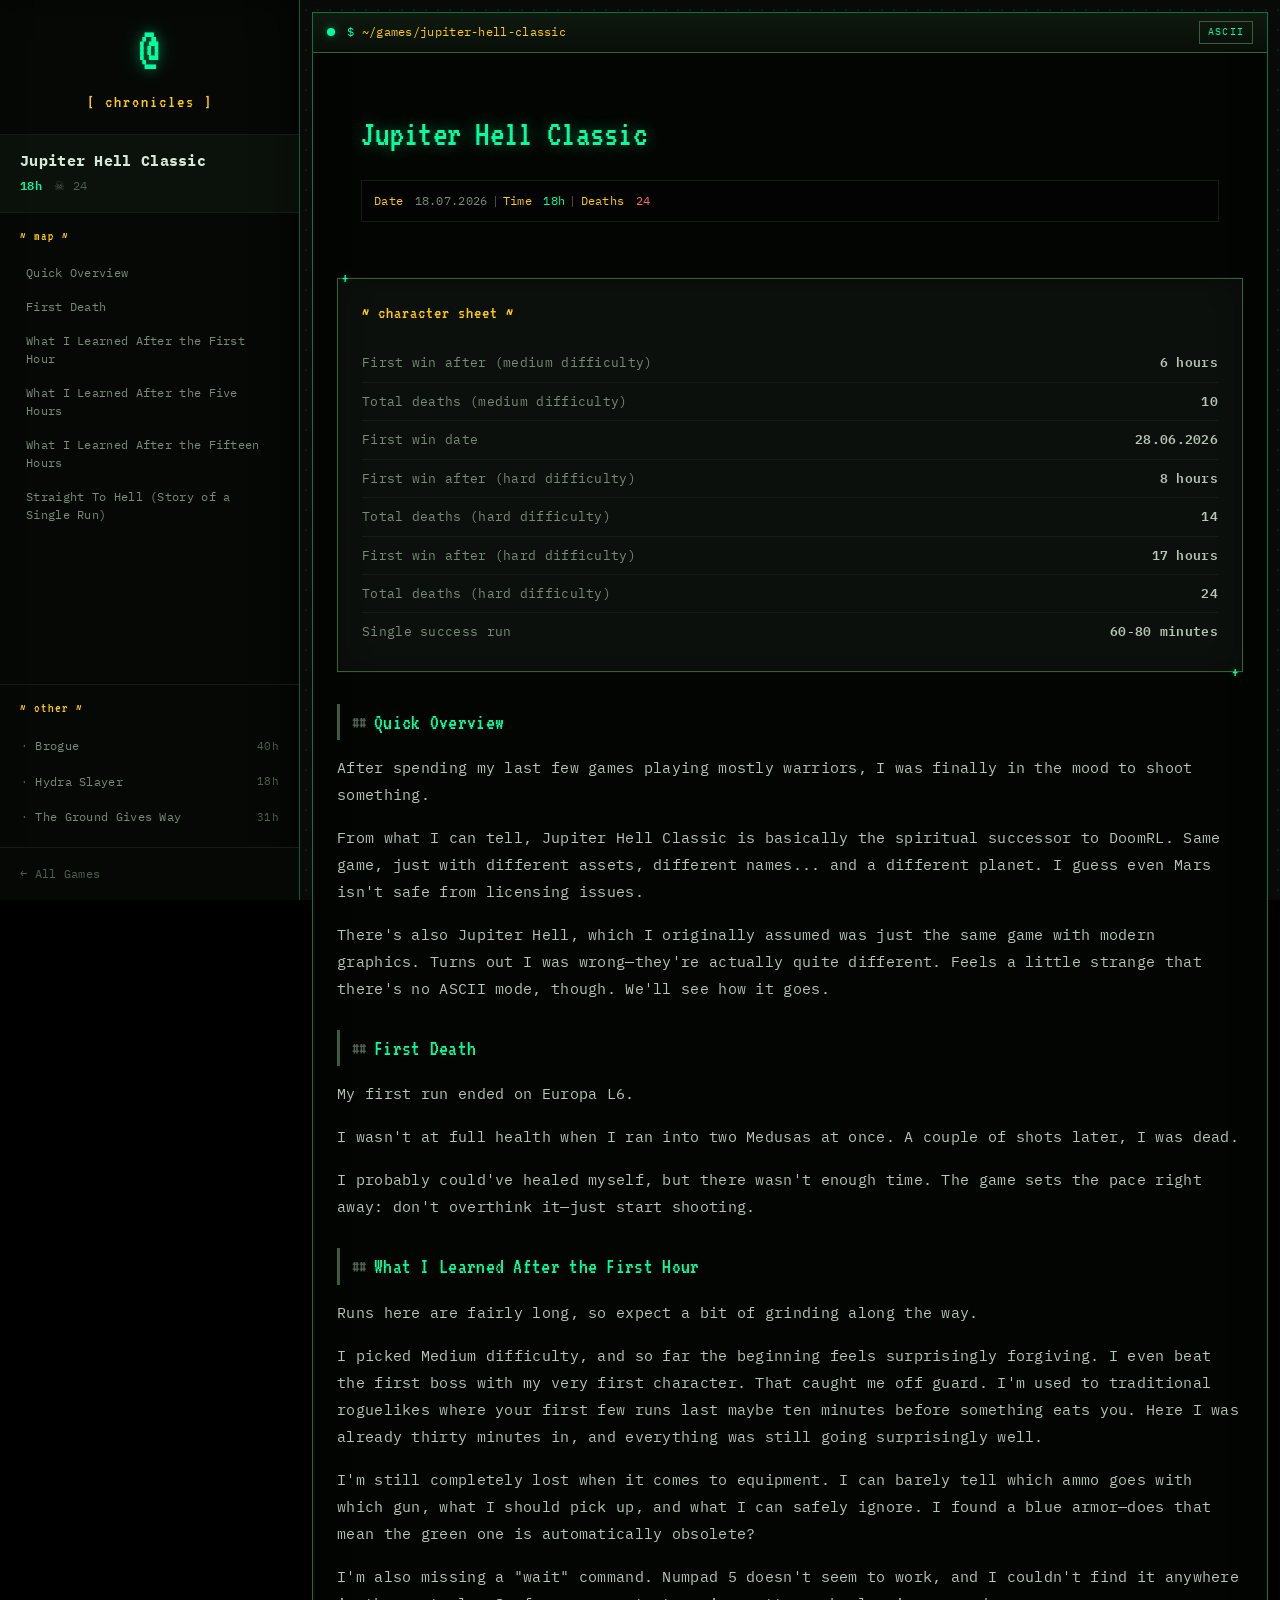
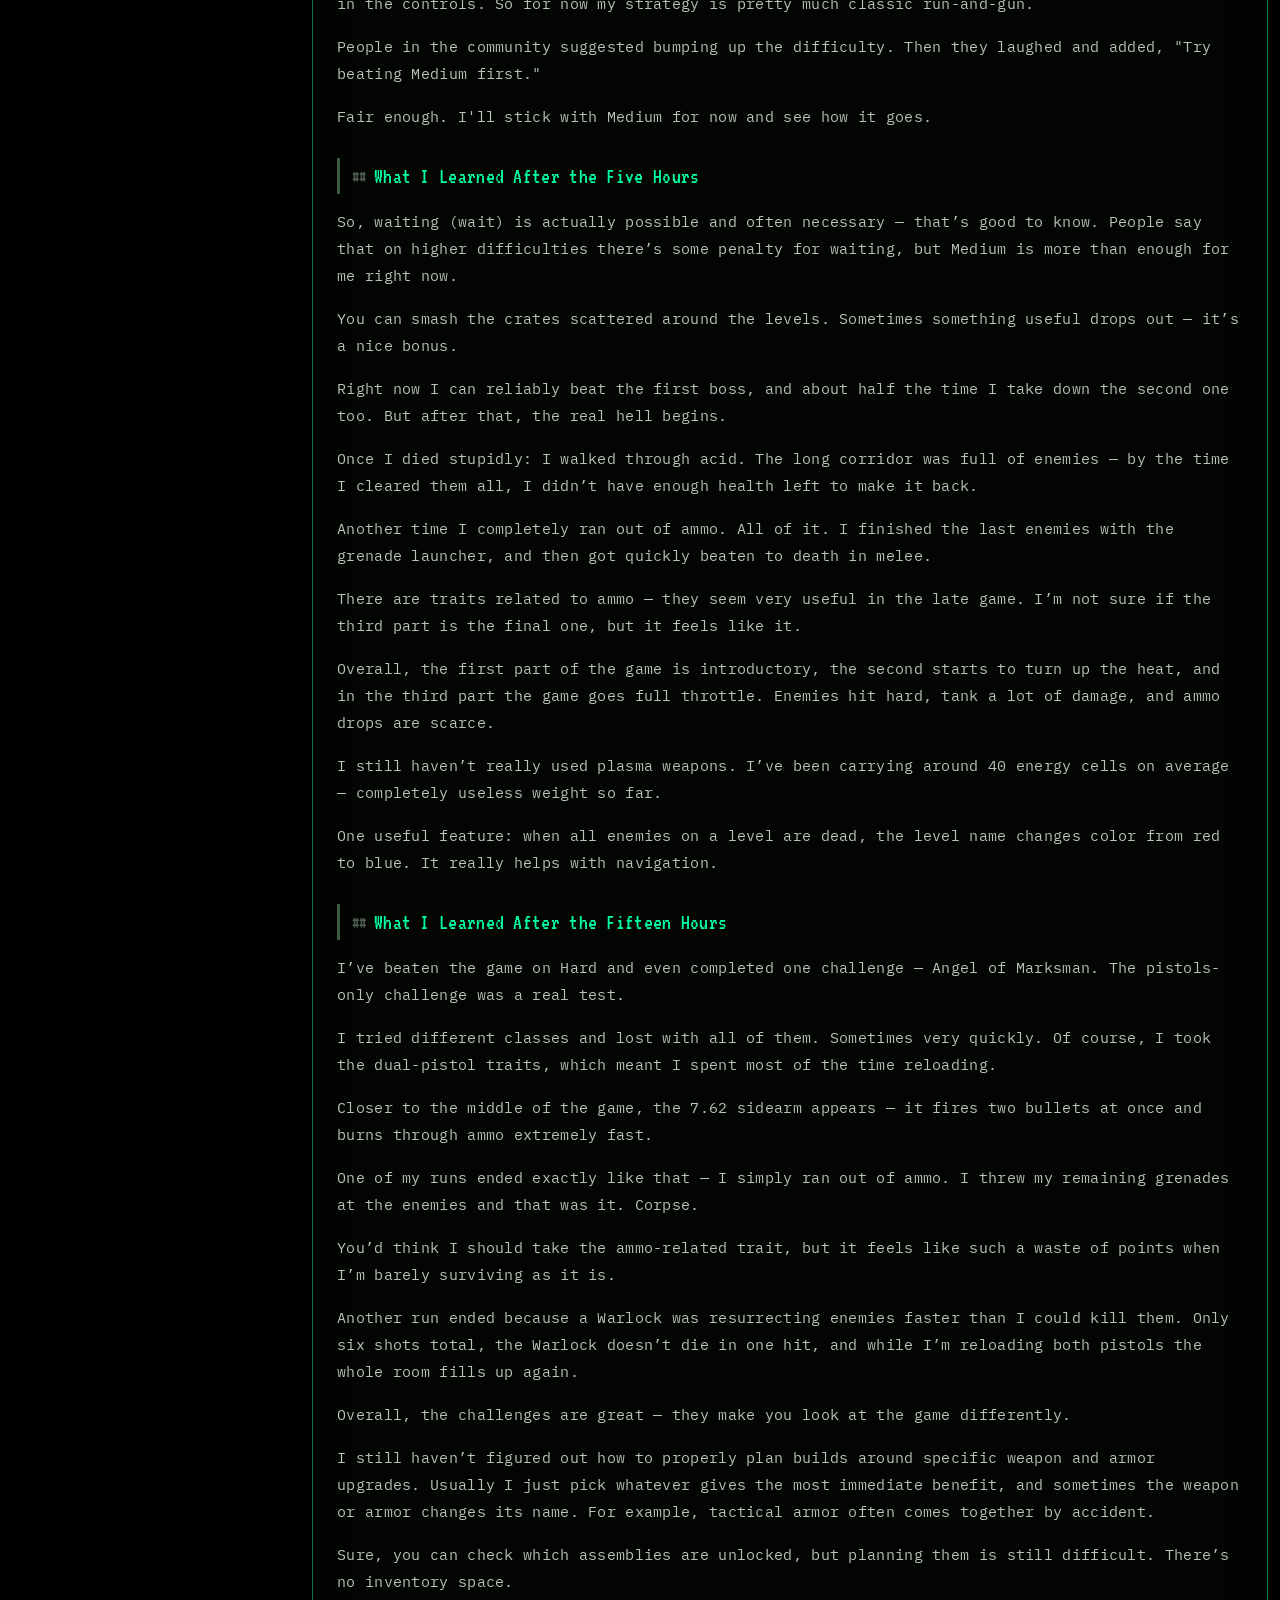
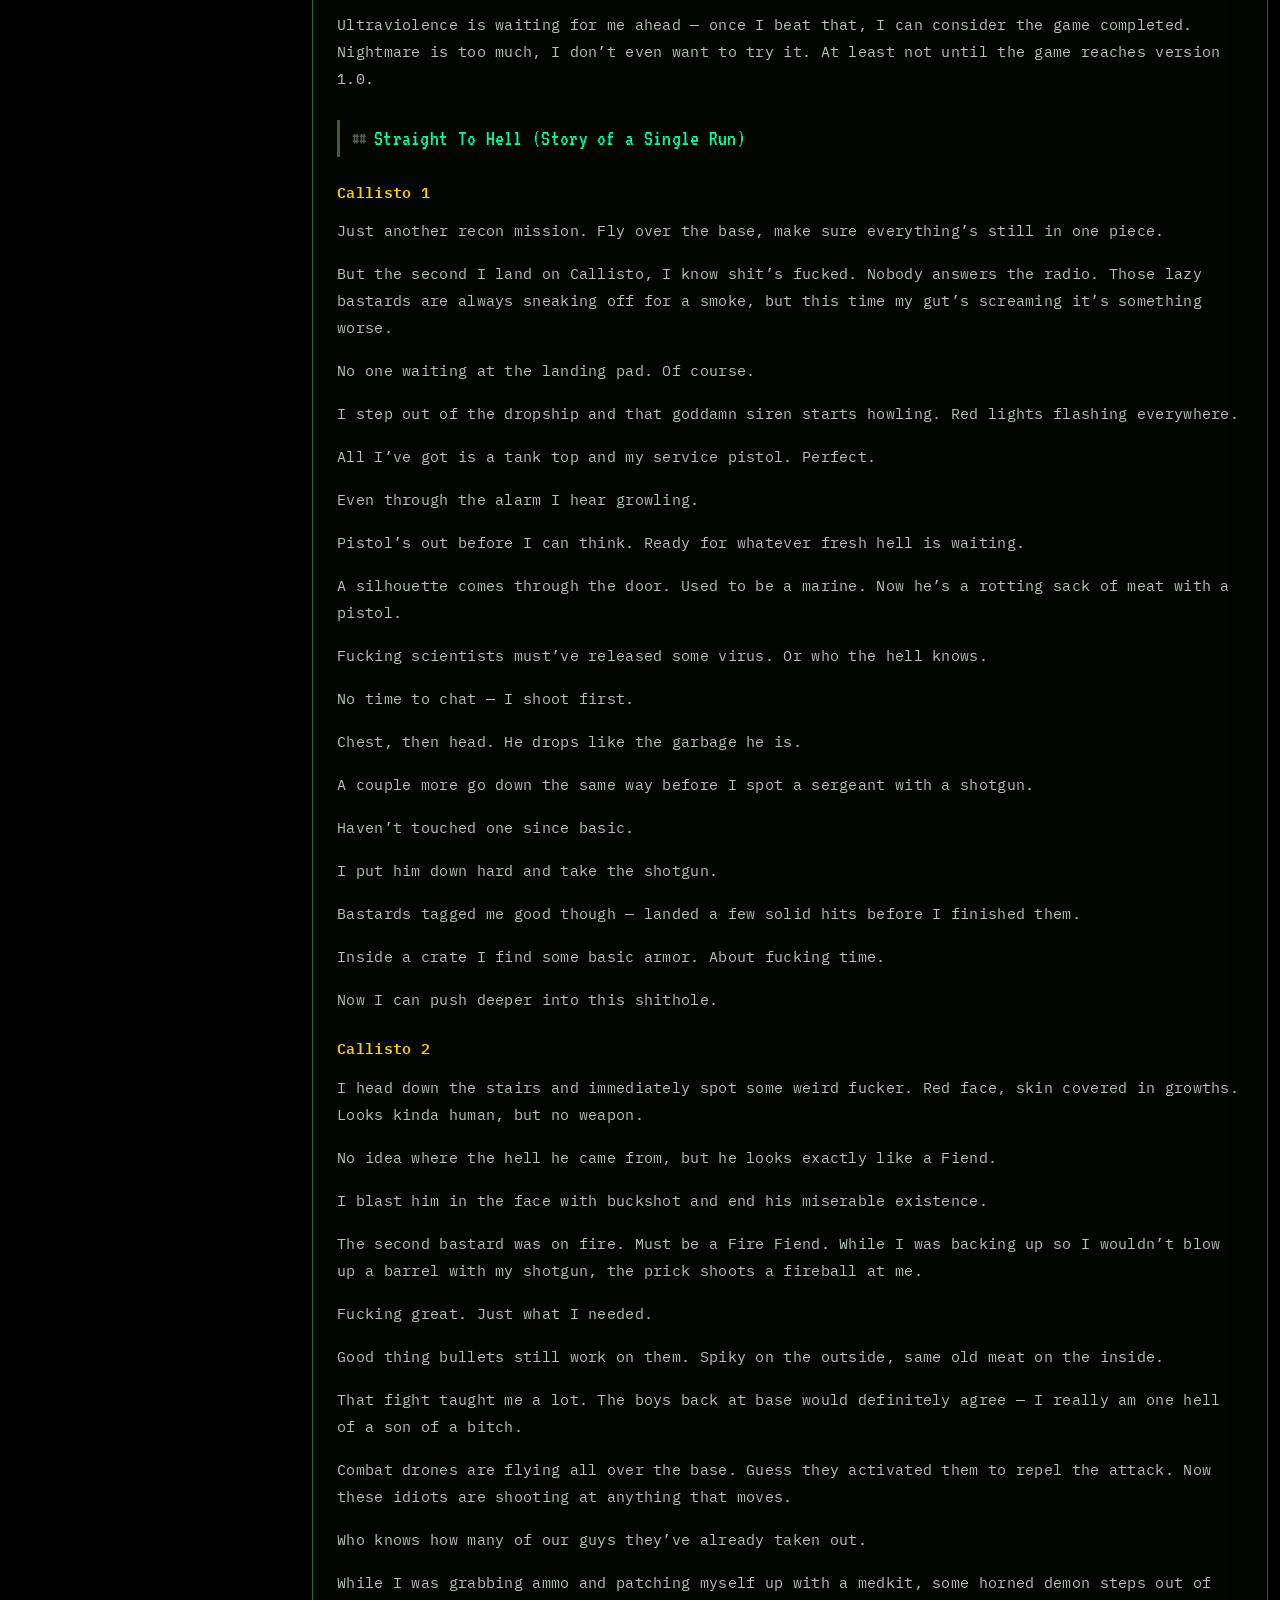
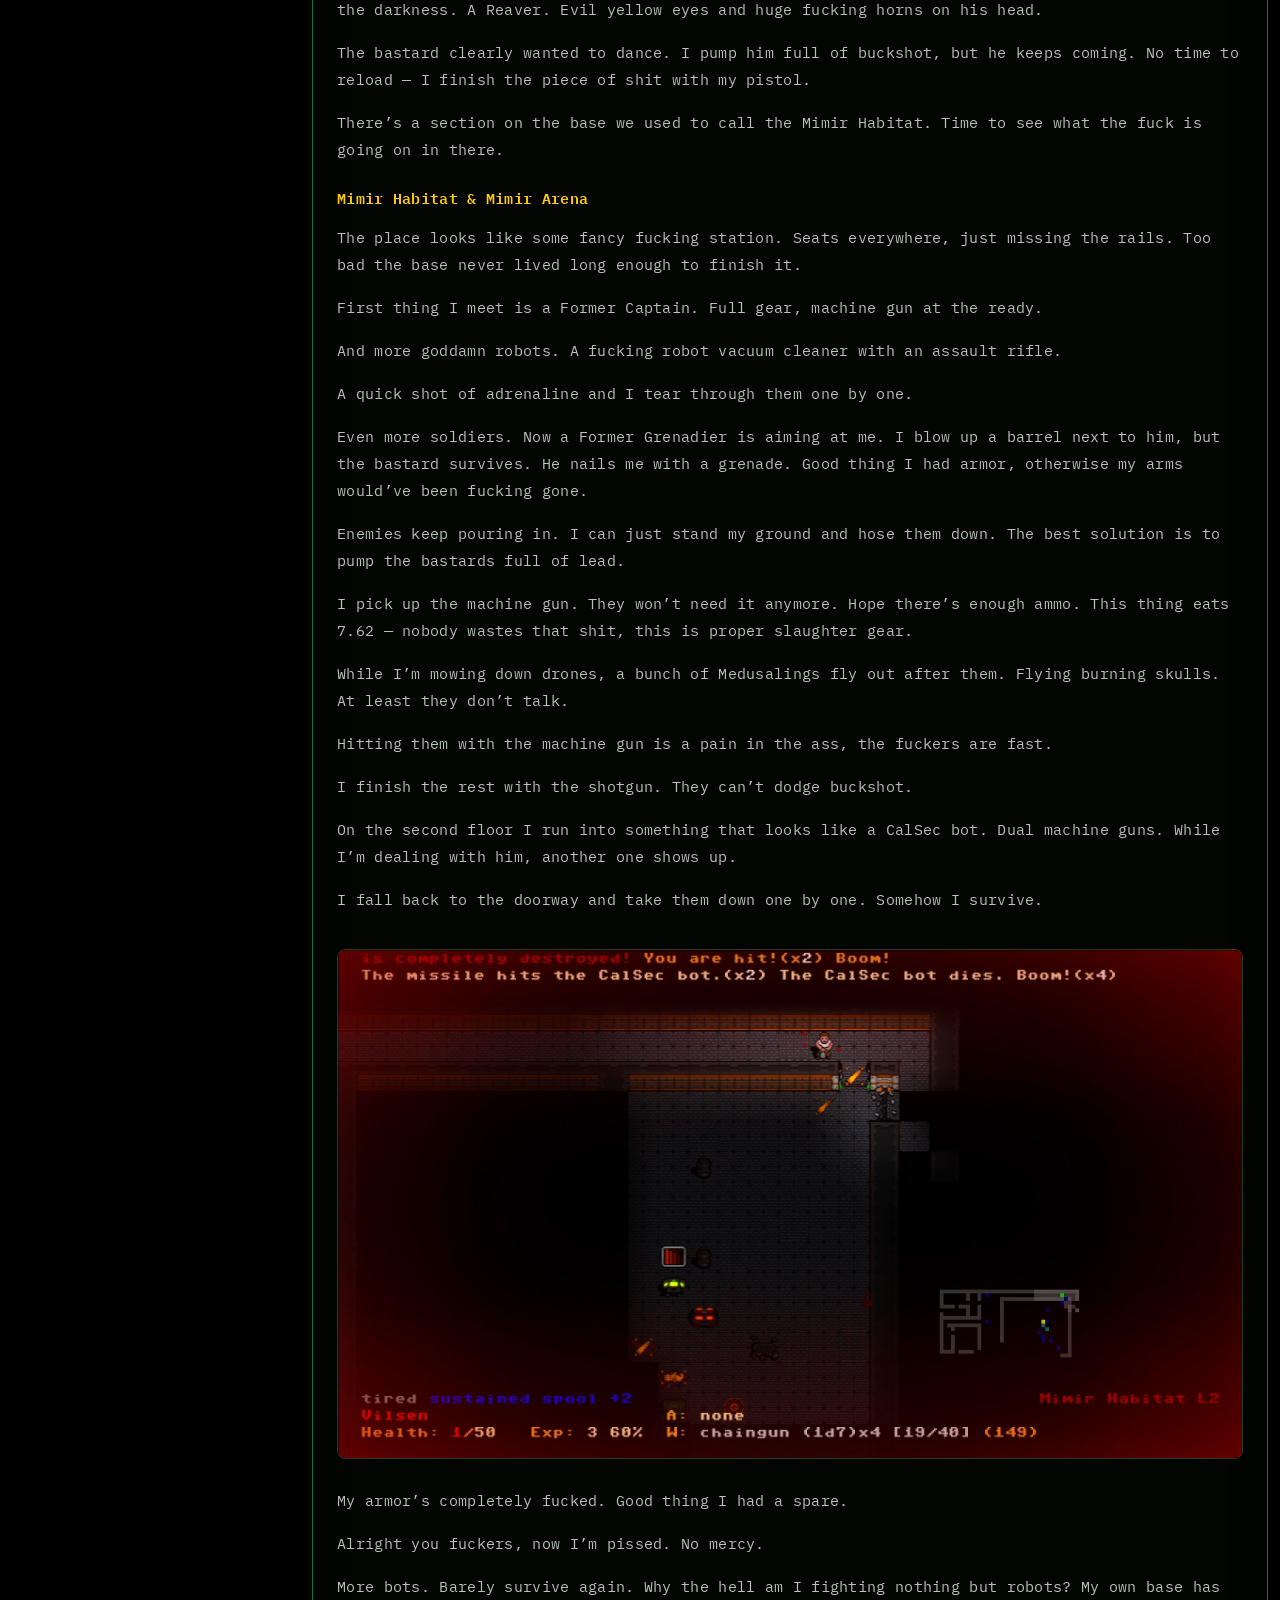
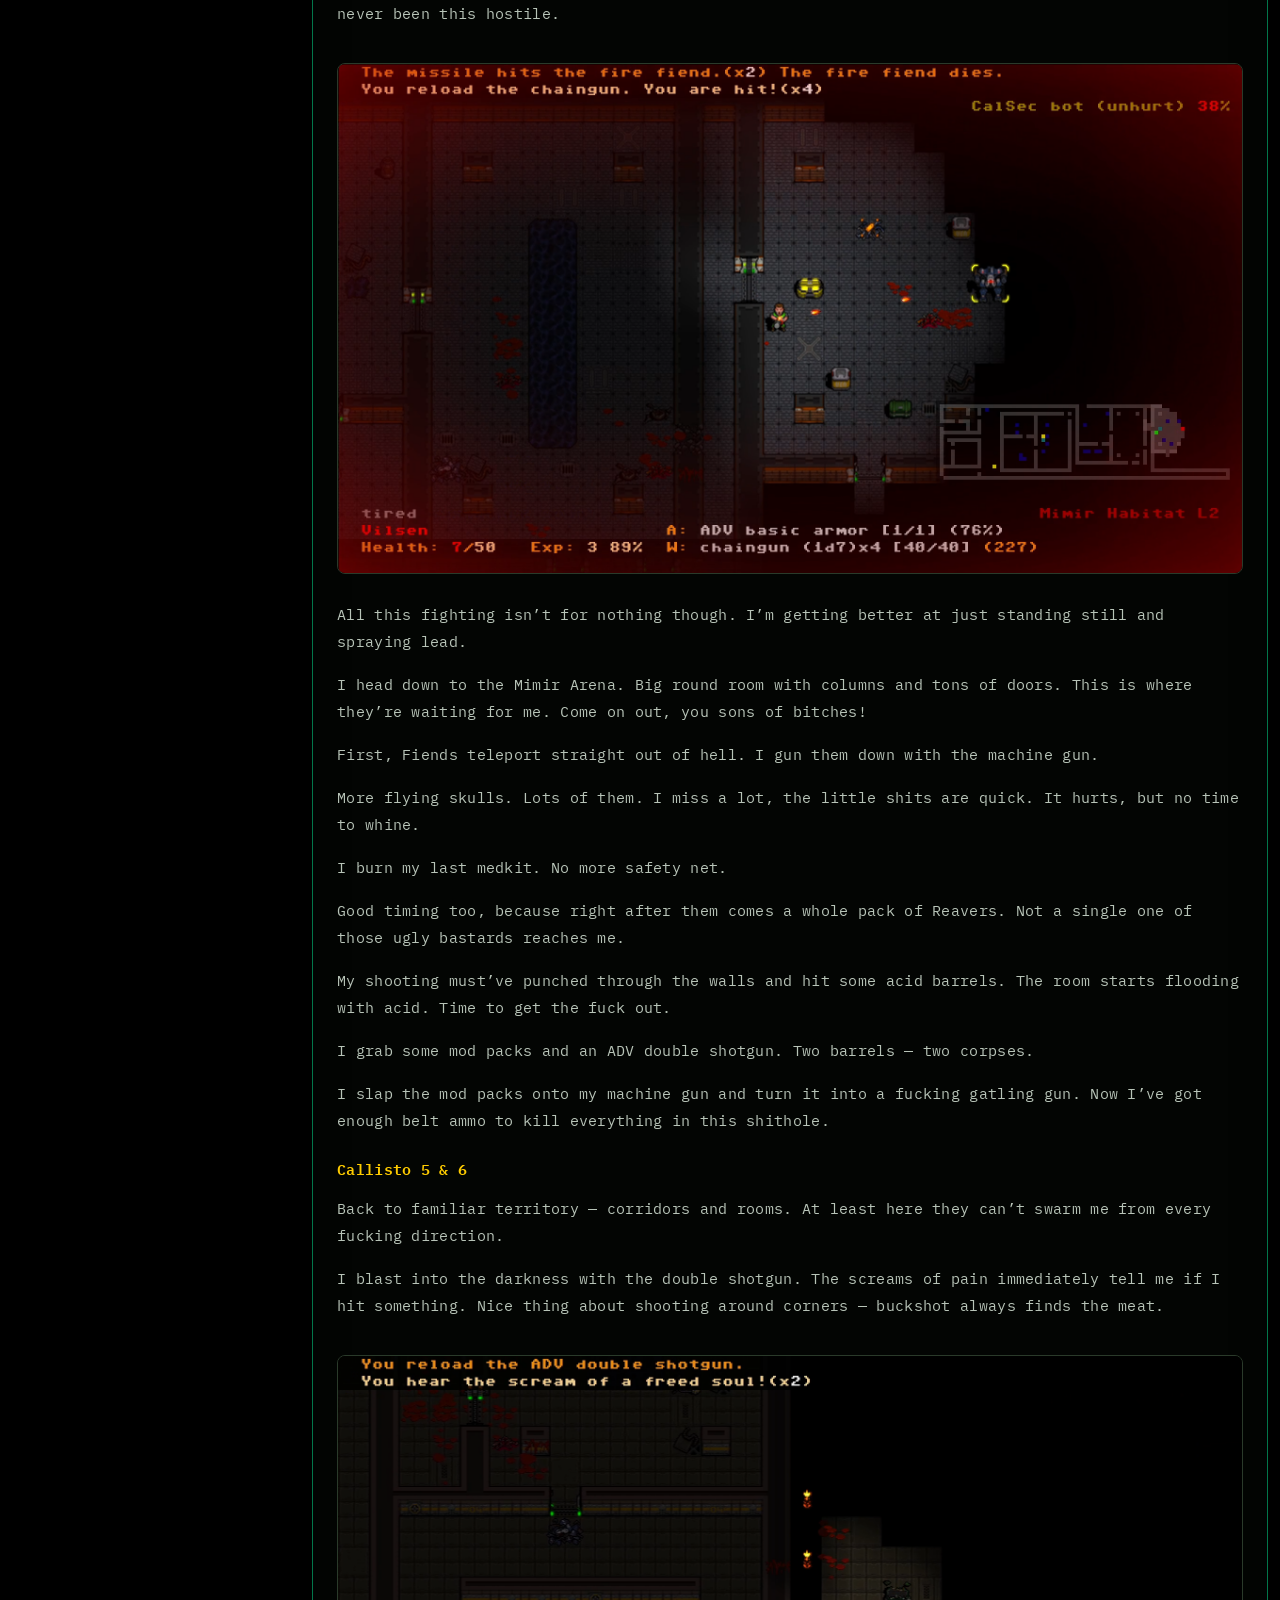
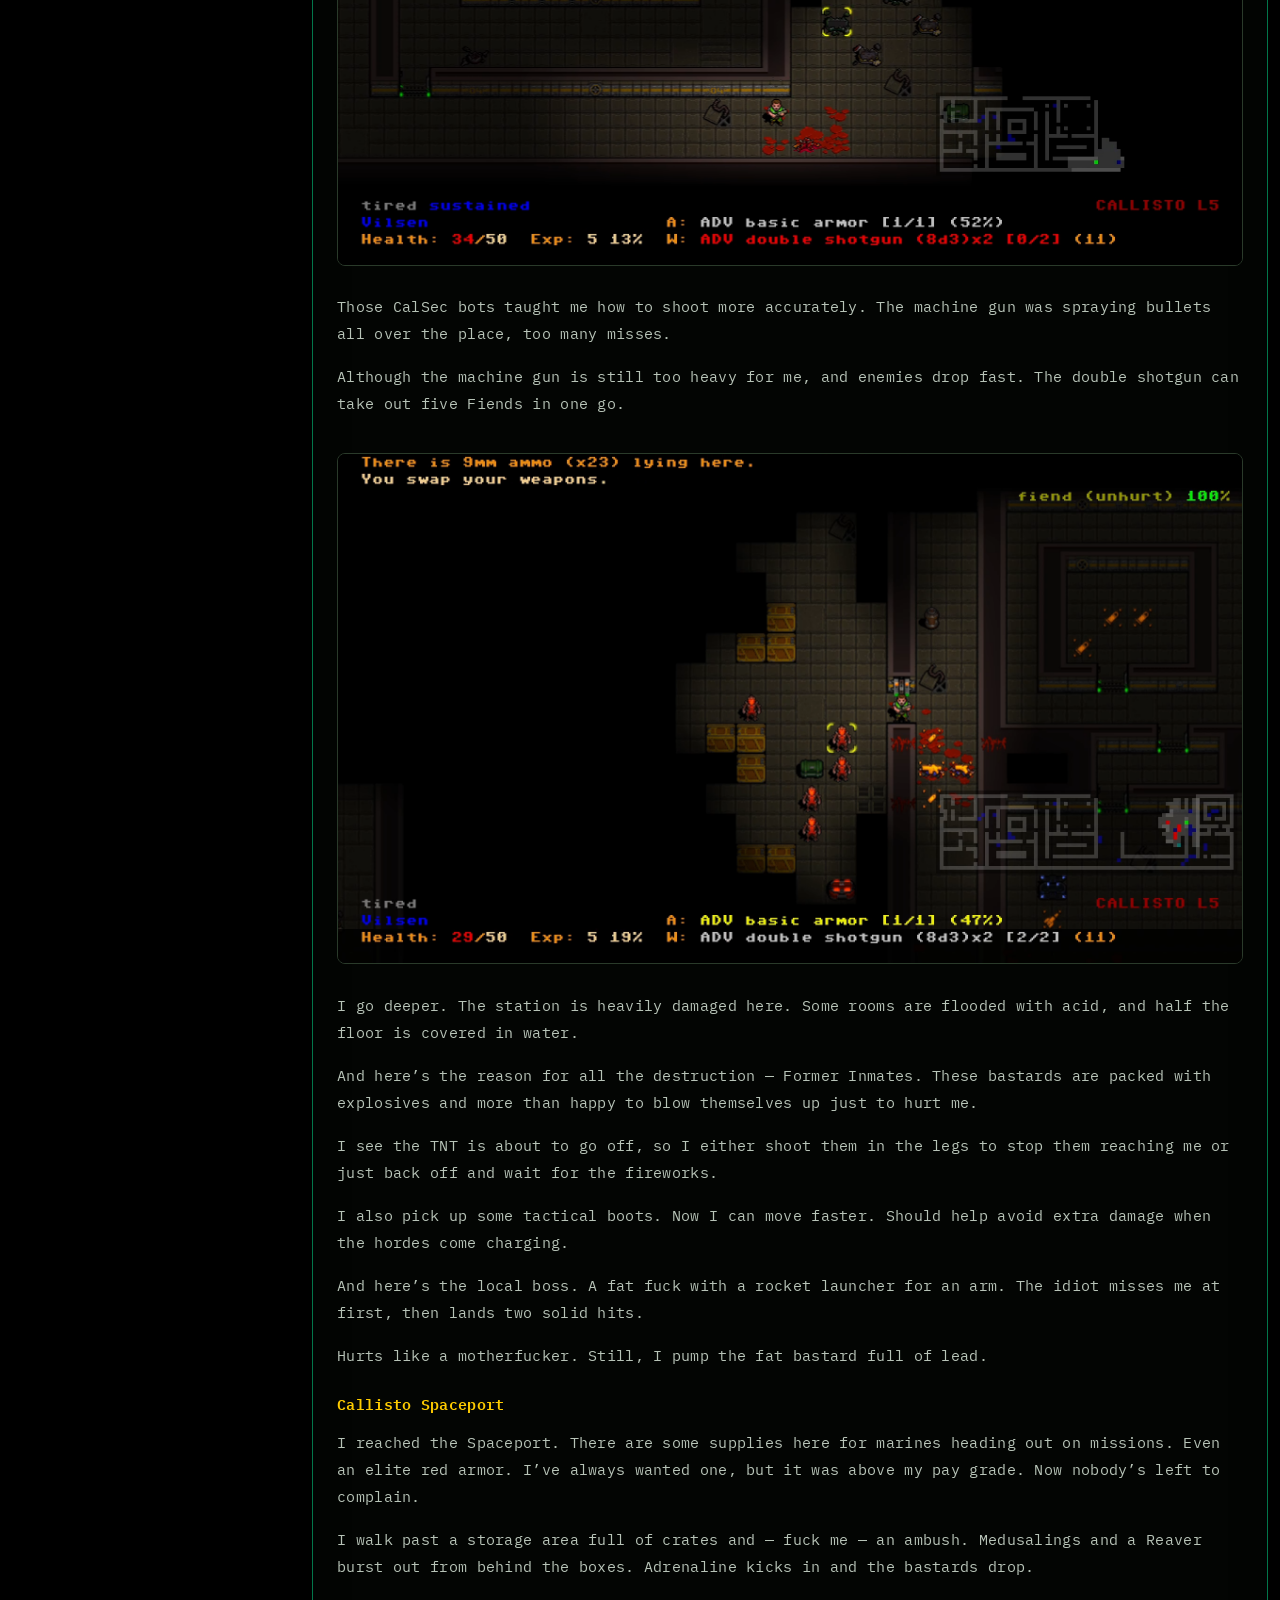
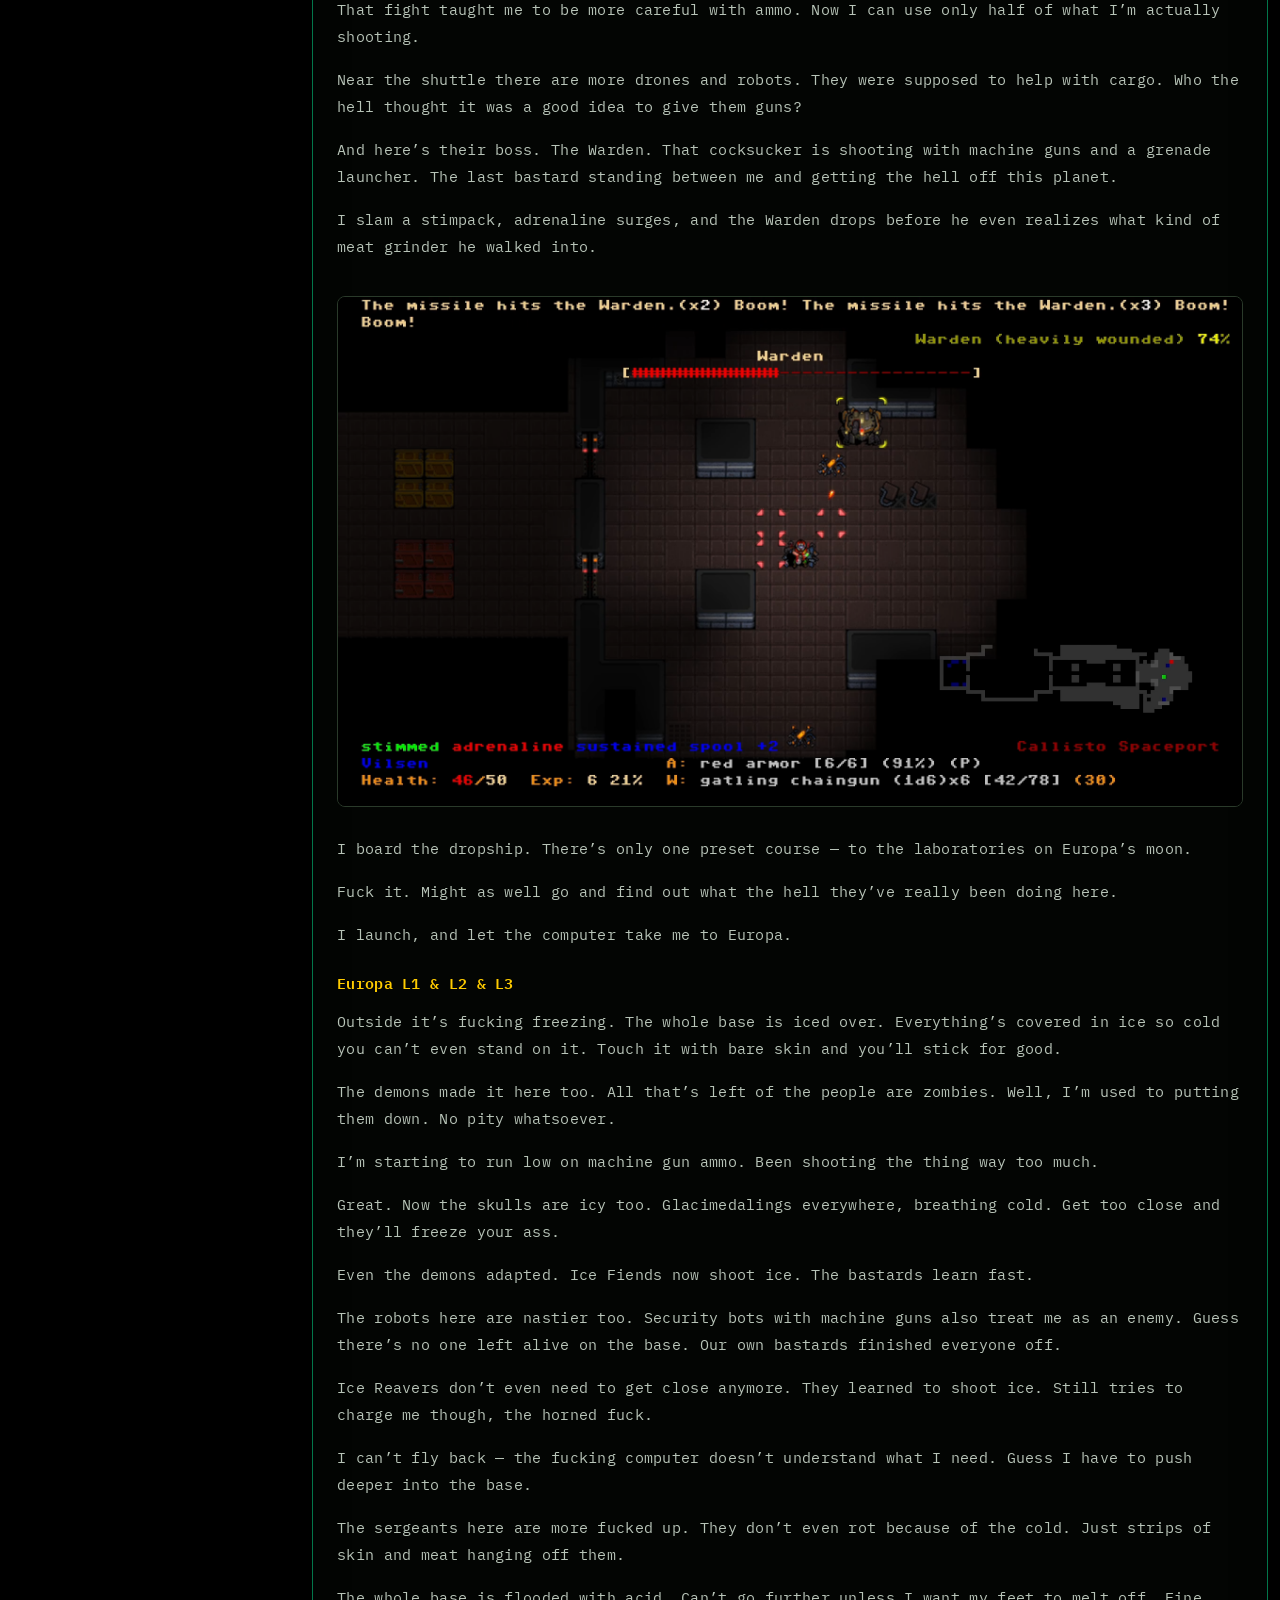
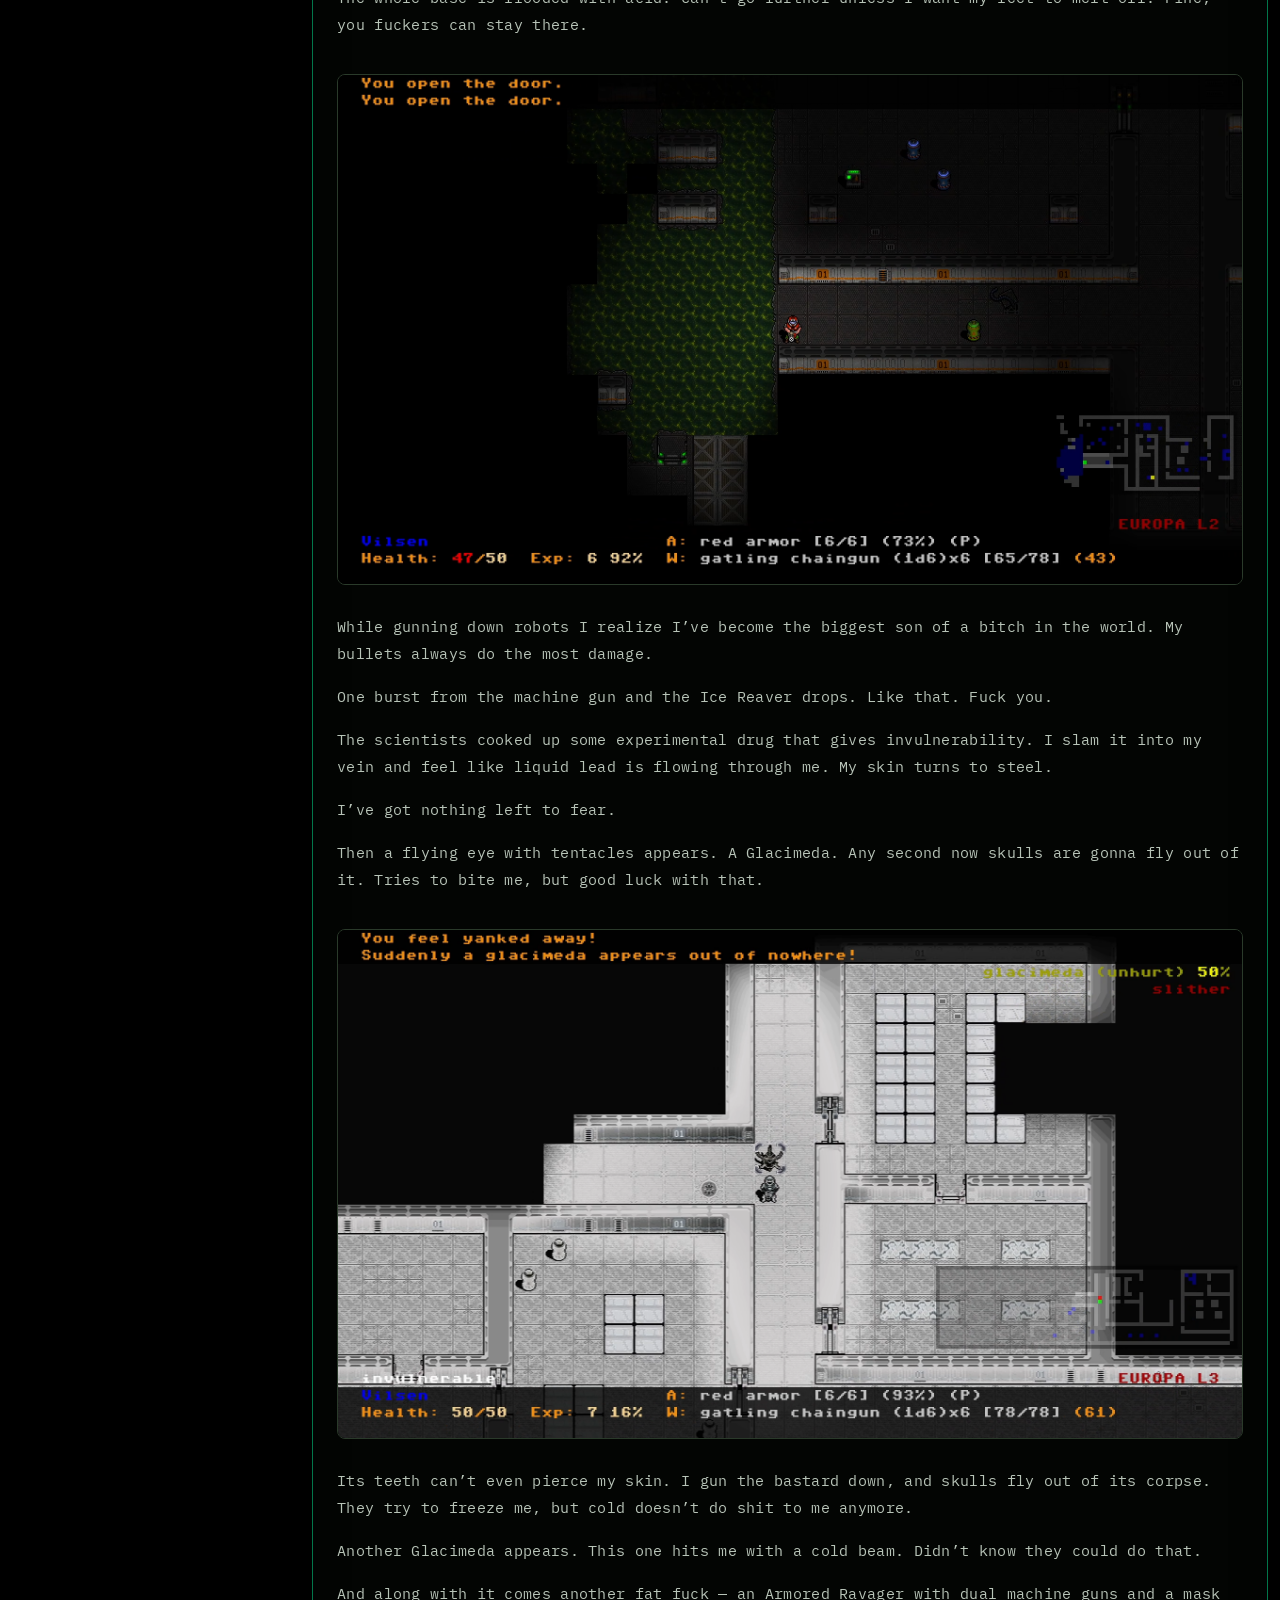
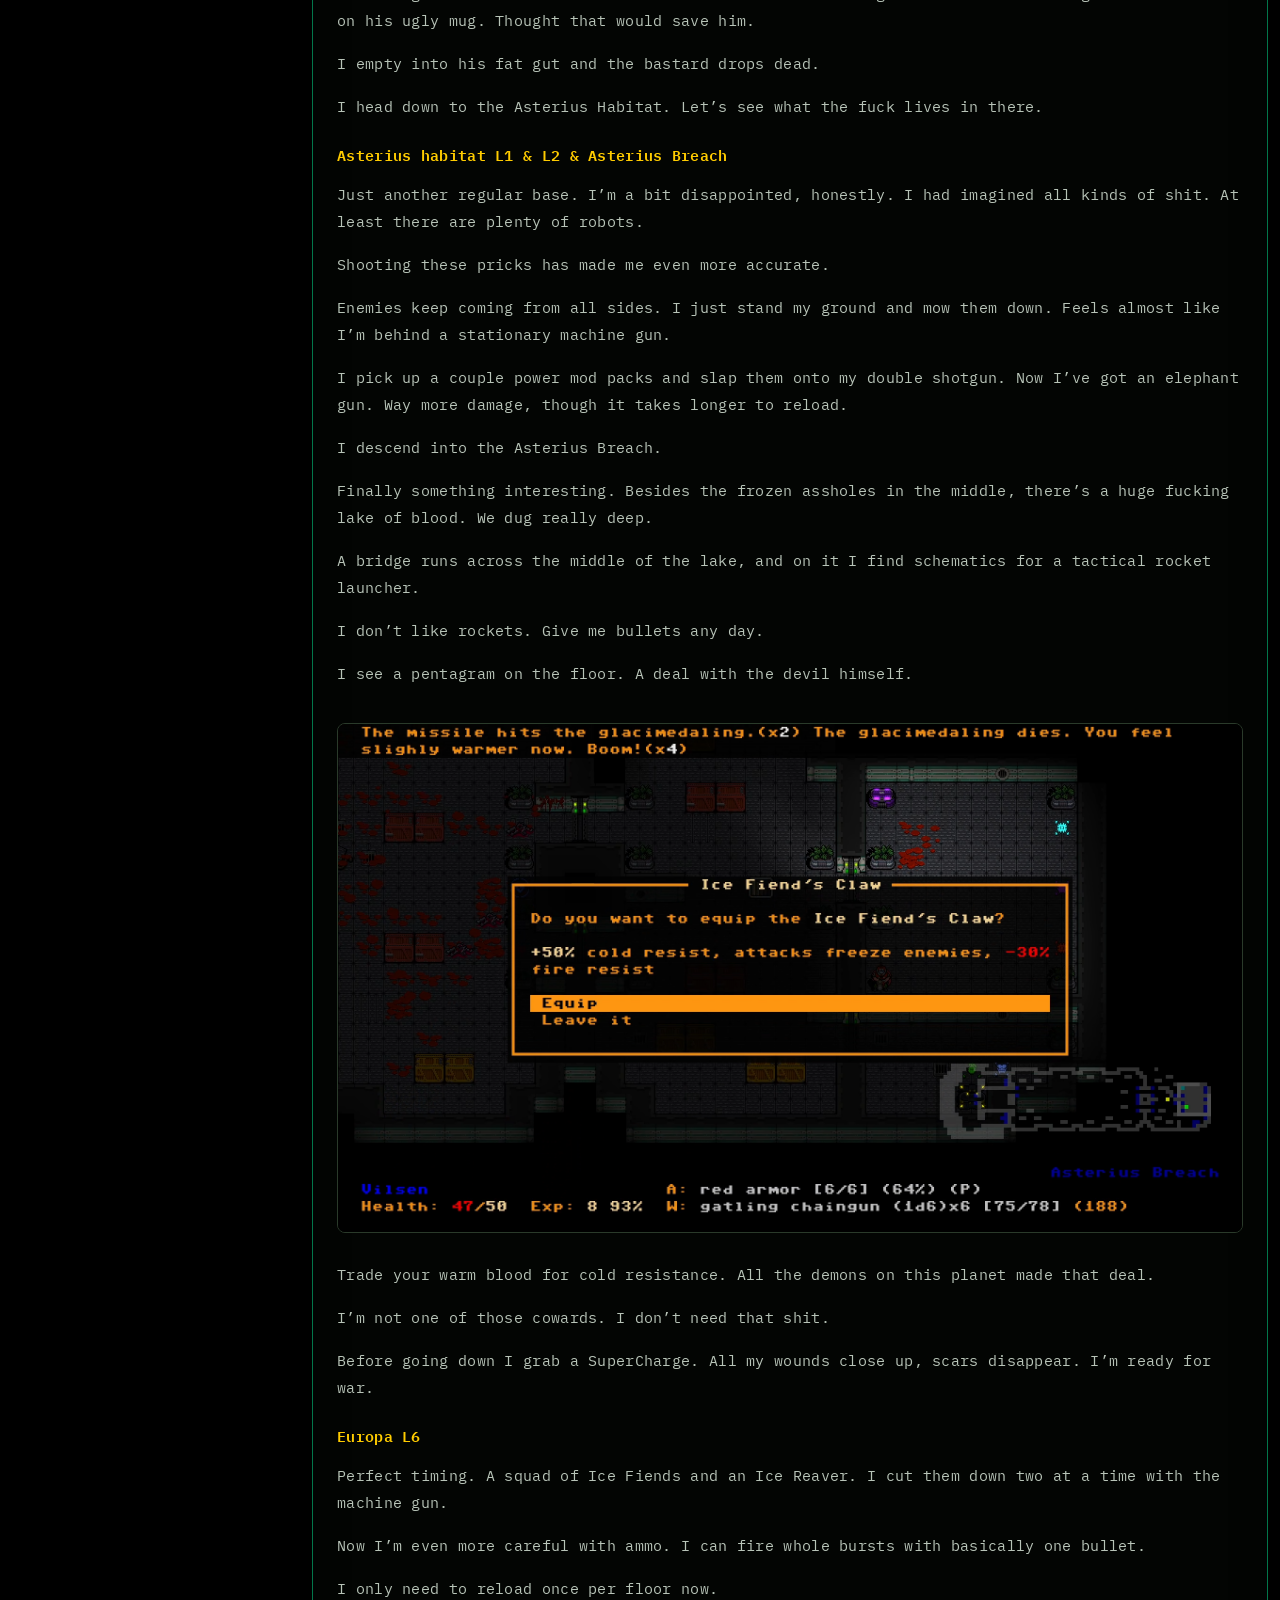
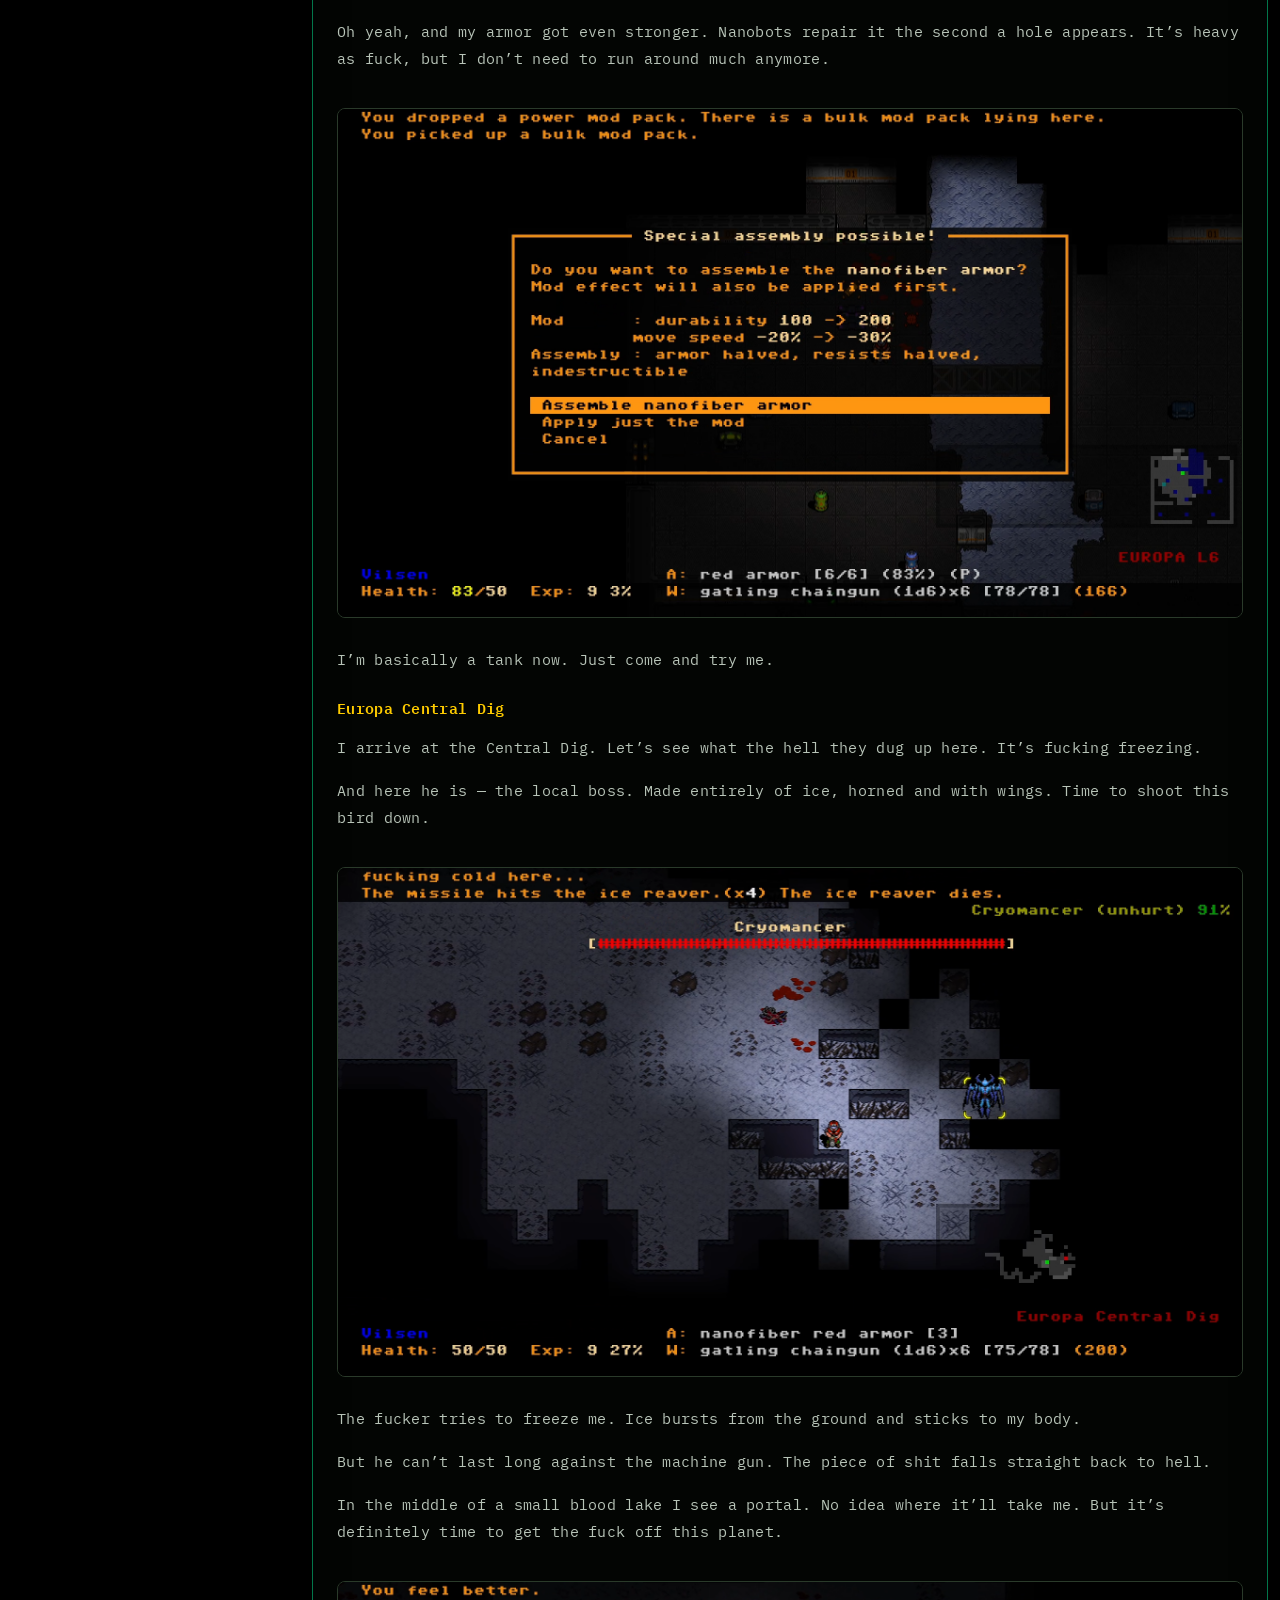
<file: games/jupiter-hell-classic.html>
<!DOCTYPE html>
<html lang="en">
<head>
  <meta charset="UTF-8">
  <meta name="viewport" content="width=device-width, initial-scale=1.0">
  <title>Jupiter Hell Classic — Roguelike Chronicles</title>
  <link rel="icon" type="image/svg+xml" href="../images/favicon.svg">
  <link rel="stylesheet" href="https://fonts.googleapis.com/css2?family=IBM+Plex+Mono:wght@400;500;600&family=VT323&display=swap">
  <script async src="https://www.googletagmanager.com/gtag/js?id=G-BKC3J0J8XS"></script>
  <script>
    window.dataLayer = window.dataLayer || [];
    function gtag(){dataLayer.push(arguments);}
    gtag('js', new Date());
    gtag('config', 'G-BKC3J0J8XS');
  </script>
  <style>
/* =============================================
   Roguelike Chronicles — terminal / ASCII theme
   ============================================= */

:root {
  --bg-primary: #080b08;
  --bg-secondary: #0f140f;
  --bg-sidebar: #060806;
  --bg-card: #0c100c;
  --bg-hover: #141a14;
  --bg-active: #101510;

  --phosphor-green: #00ff9f;
  --phosphor-amber: #ffcc00;
  --phosphor-red: #ff6b6b;
  --phosphor-cyan: #5ee7ff;
  --phosphor-purple: #c9a0ff;

  --accent-green: var(--phosphor-green);
  --accent-amber: var(--phosphor-amber);
  --accent-red: var(--phosphor-red);
  --accent-cyan: var(--phosphor-cyan);
  --accent-purple: var(--phosphor-purple);

  --text-primary: #b8c4b8;
  --text-secondary: #7a8a7a;
  --text-muted: #4f5f4f;
  --text-bright: #d8e8d8;

  --border-color: #2a3a2a;
  --border-bright: #3d5c3d;
  --border-subtle: #151c15;

  --floor-dot: rgba(0, 255, 159, 0.09);
  --glow-green: rgba(0, 255, 159, 0.45);
  --glow-amber: rgba(255, 204, 0, 0.35);

  --font-mono: 'IBM Plex Mono', 'Courier New', Courier, monospace;
  --font-terminal: 'VT323', 'Courier New', Courier, monospace;

  --sidebar-width: 300px;
}

*, *::before, *::after { box-sizing: border-box; }

html { scroll-behavior: smooth; }

body.roguelike-terminal {
  margin: 0;
  padding: 0;
  background: #000;
  color: var(--text-primary);
  font-family: var(--font-mono);
  font-size: 15px;
  line-height: 1.65;
  letter-spacing: 0.02em;
  min-height: 100vh;
  overflow-x: hidden;
}

/* Тайловый пол «.» на фоне основной области */
.dungeon-floor {
  position: fixed;
  inset: 0;
  left: var(--sidebar-width);
  pointer-events: none;
  z-index: 0;
  background-color: var(--bg-primary);
  background-image: radial-gradient(circle, var(--floor-dot) 1px, transparent 1px);
  background-size: 12px 20px;
}

.crt-scanlines {
  position: fixed;
  inset: 0;
  left: var(--sidebar-width);
  pointer-events: none;
  z-index: 1;
  opacity: 0.07;
  background: repeating-linear-gradient(
    0deg,
    transparent,
    transparent 2px,
    rgba(0, 0, 0, 0.45) 2px,
    rgba(0, 0, 0, 0.45) 4px
  );
}

@media (prefers-reduced-motion: reduce) {
  .crt-scanlines { display: none; }
}

a {
  color: var(--accent-green);
  text-decoration: none;
  transition: color 0.2s ease;
}

a:hover { color: var(--accent-cyan); text-decoration: underline; }

::selection {
  background: rgba(126, 231, 135, 0.25);
  color: var(--text-bright);
}

:focus-visible {
  outline: 2px solid var(--accent-green);
  outline-offset: 2px;
}

.app {
  position: relative;
  z-index: 2;
  display: flex;
  min-height: 100vh;
}

/* ═══ Главный «экран терминала» ═══ */
.terminal-screen {
  flex: 1;
  align-self: stretch;
  display: flex;
  flex-direction: column;
  margin: 12px 12px 0;
  width: auto;
  max-width: none;
  border: 1px solid rgba(0, 255, 159, 0.45);
  box-shadow:
    inset 0 0 32px rgba(0, 0, 0, 0.55);
  background: #030503;
}

.terminal-titlebar {
  display: flex;
  align-items: center;
  gap: 12px;
  padding: 8px 14px;
  background: linear-gradient(180deg, #0f1a0f 0%, #080d08 100%);
  border-bottom: 1px solid var(--border-bright);
  font-family: var(--font-mono);
  font-size: 12px;
  color: var(--text-secondary);
}

.tb-led {
  width: 8px;
  height: 8px;
  border-radius: 50%;
  background: var(--phosphor-green);
  box-shadow: 0 0 8px var(--glow-green);
  flex-shrink: 0;
}

.tb-title {
  flex: 1;
  color: var(--phosphor-amber);
  white-space: nowrap;
  overflow: hidden;
  text-overflow: ellipsis;
}

.tb-title::before {
  content: '$ ';
  color: var(--phosphor-green);
}

.tb-tag {
  padding: 2px 8px;
  border: 1px solid var(--border-bright);
  color: var(--phosphor-green);
  font-size: 10px;
  letter-spacing: 0.12em;
  text-transform: uppercase;
}

.terminal-body {
  flex: 1;
  padding: 0;
  overflow: hidden;
}

/* Вложенные панели (карточки, статы) */
.terminal-panel {
  position: relative;
  background: var(--bg-card);
  border: 1px solid var(--border-bright);
  border-radius: 0;
  box-shadow:
    inset 0 0 24px rgba(0, 0, 0, 0.35),
    0 0 0 1px var(--bg-primary);
}

.terminal-panel::before,
.terminal-panel::after {
  position: absolute;
  font-family: var(--font-terminal);
  font-size: 16px;
  line-height: 1;
  color: var(--accent-green);
  text-shadow: 0 0 8px var(--glow-green);
  pointer-events: none;
  user-select: none;
}

.terminal-panel::before {
  content: '+';
  top: -1px;
  left: 4px;
  transform: translateY(-50%);
}

.terminal-panel::after {
  content: '+';
  bottom: -1px;
  right: 4px;
  transform: translateY(50%);
}

/* =============================================
   SIDEBAR
   ============================================= */

.sidebar {
  width: var(--sidebar-width);
  min-height: 100vh;
  background: var(--bg-sidebar);
  border-right: 1px solid rgba(0, 255, 159, 0.35);
  box-shadow: inset -12px 0 32px rgba(0, 0, 0, 0.55);
  display: flex;
  flex-direction: column;
  position: fixed;
  top: 0;
  left: 0;
  bottom: 0;
  z-index: 100;
  overflow-y: auto;
  overflow-x: hidden;
  min-width: 0;
}

/* Flex-дети не должны раздувать сайдбар по ширине */
.sidebar > * {
  min-width: 0;
  max-width: 100%;
}

.sidebar::-webkit-scrollbar { width: 4px; }
.sidebar::-webkit-scrollbar-track { background: transparent; }
.sidebar::-webkit-scrollbar-thumb { background: var(--border-color); border-radius: 2px; }

/* Sidebar Header */
.sidebar-header {
  padding: 24px 20px 16px;
  border-bottom: 1px solid var(--border-subtle);
  text-align: center;
}

.logo {
  display: inline-flex;
  align-items: center;
  justify-content: center;
  font-family: var(--font-terminal);
  font-size: 56px;
  font-weight: 400;
  color: var(--phosphor-green);
  text-decoration: none;
  line-height: 1;
  padding: 0 0.1em;
  text-shadow:
    0 0 12px var(--glow-green),
    0 0 28px rgba(0, 255, 159, 0.25);
  transition: all 0.3s ease;
  cursor: pointer;
  user-select: none;
  -webkit-user-select: none;
  -webkit-user-drag: none;
  caret-color: transparent;
}

.logo:hover {
  color: var(--accent-cyan);
  text-shadow: 0 0 30px rgba(86, 212, 221, 0.5);
  text-decoration: none;
  transform: scale(1.05);
}

.subtitle {
  font-family: var(--font-terminal);
  font-size: 18px;
  color: var(--phosphor-amber);
  margin-top: 8px;
  letter-spacing: 2px;
  overflow-wrap: break-word;
}

/* =============================================
   SIDEBAR: CURRENT GAME (on game pages)
   ============================================= */

.sidebar-current-game {
  padding: 16px 20px;
  border-bottom: 1px solid var(--border-subtle);
  background: rgba(126, 231, 135, 0.04);
}

.current-game-title {
  font-size: 15px;
  font-weight: 700;
  color: var(--text-bright);
  margin-bottom: 6px;
  line-height: 1.3;
}

.current-game-meta {
  display: flex;
  align-items: center;
  gap: 12px;
  font-size: 12px;
}

.current-game-hours {
  font-weight: 600;
  font-variant-numeric: tabular-nums;
}

.current-game-hours.time-short { color: var(--accent-green); }
.current-game-hours.time-medium { color: var(--accent-amber); }
.current-game-hours.time-long { color: var(--accent-red); }

.current-game-deaths {
  color: var(--text-muted);
  font-variant-numeric: tabular-nums;
}

/* =============================================
   SIDEBAR: TABLE OF CONTENTS
   ============================================= */

.sidebar-toc {
  flex: 1;
  padding: 12px 0;
  min-height: 0;
  overflow-x: hidden;
}

.toc-label,
.other-games-label,
.all-games-label {
  padding: 0 20px;
  font-family: var(--font-terminal);
  font-size: 14px;
  color: var(--accent-amber);
  letter-spacing: 1px;
  margin-bottom: 8px;
}

.sidebar-toc ul,
.sidebar-other-games ul,
.sidebar-all-games ul {
  list-style: none;
  margin: 0;
  padding: 0;
}

.toc-link {
  display: block;
  padding: 8px 20px 8px 24px;
  color: var(--text-secondary);
  text-decoration: none;
  font-size: 12px;
  line-height: 1.5;
  border-left: 2px solid transparent;
  transition: all 0.2s ease;
  position: relative;
  overflow-wrap: break-word;
  word-break: break-word;
}

.toc-link::before {
  content: '>';
  position: absolute;
  left: 10px;
  opacity: 0;
  color: var(--accent-green);
  font-size: 11px;
  font-family: var(--font-terminal);
  transition: opacity 0.2s ease;
}

.toc-link:hover {
  background: var(--bg-hover);
  color: var(--text-primary);
  text-decoration: none;
}

.toc-link:hover::before { opacity: 0.5; }

.toc-link.active {
  background: var(--bg-hover);
  color: var(--accent-green);
  border-left-color: var(--accent-green);
}

.toc-link.active::before { opacity: 1; }

/* =============================================
   SIDEBAR: OTHER GAMES
   ============================================= */

.sidebar-other-games {
  padding: 12px 0;
  border-top: 1px solid var(--border-subtle);
  overflow-x: hidden;
}

.nav-game-link {
  display: flex;
  align-items: center;
  justify-content: space-between;
  gap: 8px;
  padding: 8px 20px;
  color: var(--text-secondary);
  text-decoration: none;
  font-size: 12px;
  transition: all 0.2s ease;
  border-left: 2px solid transparent;
  min-width: 0;
  max-width: 100%;
}

.nav-game-link:hover {
  background: var(--bg-hover);
  color: var(--text-primary);
  text-decoration: none;
}

.nav-game-title {
  flex: 1;
  min-width: 0;
  overflow: hidden;
  text-overflow: ellipsis;
  white-space: nowrap;
}

.nav-game-hours {
  flex-shrink: 0;
  font-size: 11px;
  color: var(--text-muted);
  font-variant-numeric: tabular-nums;
}

/* =============================================
   SIDEBAR: ALL GAMES (index page)
   ============================================= */

.sidebar-all-games {
  flex: 1;
  padding: 12px 0;
  min-height: 0;
  overflow-x: hidden;
}

.nav-game-link::before {
  content: '· ';
  color: var(--text-muted);
  font-family: var(--font-terminal);
}

.nav-game-link:hover::before {
  content: '> ';
  color: var(--accent-green);
}

/* =============================================
   SIDEBAR FOOTER
   ============================================= */

.sidebar-footer {
  padding: 16px 20px;
  border-top: 1px solid var(--border-subtle);
  background: var(--bg-sidebar);
}

.back-link {
  display: block;
  color: var(--text-muted);
  font-size: 12px;
  transition: color 0.2s ease;
}

.back-link:hover {
  color: var(--accent-green);
  text-decoration: none;
}

.total-hours {
  display: flex;
  align-items: center;
  justify-content: space-between;
  font-size: 12px;
  flex-wrap: wrap;
  gap: 4px;
}

.total-label {
  color: var(--text-muted);
  text-transform: uppercase;
  letter-spacing: 1px;
}

.total-value {
  color: var(--accent-amber);
  font-weight: 600;
  font-variant-numeric: tabular-nums;
}

.total-deaths {
  color: var(--text-muted);
  font-size: 11px;
  margin-left: auto;
}

/* =============================================
   MAIN CONTENT
   ============================================= */

.main {
  flex: 1;
  margin-left: var(--sidebar-width);
  min-height: 100vh;
  min-width: 0;
  display: flex;
  flex-direction: column;
  align-items: stretch;
  padding-bottom: 16px;
}

/* =============================================
   INDEX PAGE
   ============================================= */

.main-index,
.main {
  background: transparent;
}

.index-container {
  width: 100%;
  padding: 28px 24px 32px;
}

.index-header {
  text-align: center;
  margin-bottom: 32px;
}

.hero-ascii {
  display: flex;
  flex-direction: column;
  align-items: center;
  gap: 16px;
  margin-bottom: 20px;
}

.ascii-dungeon {
  margin: 0;
  padding: 14px 16px;
  font-family: var(--font-mono);
  font-size: 12px;
  line-height: 1.2;
  white-space: pre;
  text-align: left;
  color: var(--text-muted);
  background: #000;
  border: 1px solid var(--border-bright);
  box-shadow: inset 0 0 20px rgba(0, 255, 159, 0.04);
}

.index-header h1 {
  font-family: var(--font-terminal);
  font-size: 42px;
  font-weight: 400;
  color: var(--phosphor-green);
  margin: 0;
  text-shadow: 0 0 16px var(--glow-green);
}

.index-subtitle {
  font-family: var(--font-terminal);
  font-size: 22px;
  color: var(--phosphor-amber);
  margin: 0 0 28px 0;
  text-shadow: 0 0 12px var(--glow-amber);
}

.section-heading {
  font-family: var(--font-terminal);
  font-size: 24px;
  font-weight: 400;
  color: var(--phosphor-amber);
  text-align: center;
  margin: 0 0 20px;
  letter-spacing: 2px;
  text-shadow: 0 0 10px var(--glow-amber);
}

.index-stats {
  display: flex;
  justify-content: center;
  gap: 32px;
}

.index-stat {
  text-align: center;
  padding: 12px 20px;
  border: 1px solid var(--border-subtle);
  background: rgba(0, 0, 0, 0.25);
  min-width: 88px;
}

.index-stat-value {
  display: block;
  font-family: var(--font-terminal);
  font-size: 40px;
  color: var(--accent-green);
  line-height: 1.1;
  text-shadow: 0 0 12px var(--glow-green);
}

.index-stat-label {
  font-family: var(--font-terminal);
  font-size: 14px;
  color: var(--accent-amber);
  letter-spacing: 1px;
}

/* Games Grid */
.games-grid {
  display: grid;
  grid-template-columns: 1fr;
  gap: 16px;
}

/* Game Card */
.game-card {
  display: block;
  padding: 24px;
  text-decoration: none;
  color: inherit;
  transition: all 0.25s ease;
  opacity: 0;
  transform: translateY(12px);
  animation: fadeInUp 0.5s ease forwards;
}

.game-card:nth-child(1) { animation-delay: 0.05s; }
.game-card:nth-child(2) { animation-delay: 0.1s; }
.game-card:nth-child(3) { animation-delay: 0.15s; }
.game-card:nth-child(4) { animation-delay: 0.2s; }
.game-card:nth-child(5) { animation-delay: 0.25s; }

@keyframes fadeInUp {
  to { opacity: 1; transform: translateY(0); }
}

.game-card:hover {
  border-color: var(--accent-green);
  box-shadow:
    inset 0 0 20px rgba(95, 207, 95, 0.06),
    0 0 12px rgba(95, 207, 95, 0.12);
  transform: translateY(-1px);
  text-decoration: none;
}

.game-card-header {
  display: flex;
  align-items: center;
  justify-content: space-between;
  margin-bottom: 8px;
}

.game-card-title {
  font-size: 18px;
  font-weight: 700;
  color: var(--text-bright);
  margin: 0;
}

.game-card-meta {
  display: flex;
  align-items: center;
  gap: 12px;
}

.game-card-hours {
  padding: 2px 8px;
  border: 1px solid var(--border-color);
  border-radius: 0;
  font-size: 11px;
  font-family: var(--font-terminal);
  font-weight: 600;
  font-variant-numeric: tabular-nums;
}

.game-card-hours.time-short {
  background: rgba(126, 231, 135, 0.1);
  color: var(--accent-green);
}

.game-card-hours.time-medium {
  background: rgba(255, 166, 87, 0.1);
  color: var(--accent-amber);
}

.game-card-hours.time-long {
  background: rgba(255, 123, 114, 0.15);
  color: var(--accent-red);
}

.game-card-deaths {
  font-size: 12px;
  color: var(--text-muted);
}

.game-card-date {
  font-size: 11px;
  color: var(--text-muted);
  margin-bottom: 12px;
}

.game-card-preview {
  font-size: 13px;
  color: var(--text-secondary);
  line-height: 1.7;
  margin: 0 0 16px 0;
}

.game-card-footer {
  display: flex;
  justify-content: flex-end;
}

.game-card-link {
  font-size: 12px;
  color: var(--accent-green);
  font-weight: 600;
}

.game-card:hover .game-card-link {
  color: var(--accent-cyan);
}

/* =============================================
   GAME PAGE
   ============================================= */

.article-page {
  width: 100%;
  padding: 28px 24px 16px;
}

.article-page-header {
  margin-bottom: 32px;
  padding: 24px;
}

.article-page-header h1 {
  font-family: var(--font-terminal);
  font-size: 36px;
  font-weight: 400;
  color: var(--accent-green);
  margin: 0 0 16px 0;
  text-shadow: 0 0 16px var(--glow-green);
}

/* Строка статуса в духе NetHack / Brogue */
.status-bar {
  display: flex;
  flex-wrap: wrap;
  align-items: center;
  gap: 8px 4px;
  padding: 10px 12px;
  font-family: var(--font-mono);
  font-size: 12px;
  background: rgba(0, 0, 0, 0.45);
  border: 1px solid var(--border-subtle);
  color: var(--text-secondary);
}

.status-key {
  color: var(--accent-amber);
  margin-right: 4px;
}

.status-sep {
  color: var(--text-muted);
  user-select: none;
}

.status-item.time-short { color: var(--accent-green); }
.status-item.time-medium { color: var(--accent-amber); }
.status-item.time-long { color: var(--accent-red); }
.status-item.status-danger { color: var(--accent-red); }

/* =============================================
   STATISTICS TABLE
   ============================================= */

.stats-section {
  margin-bottom: 32px;
  padding: 20px 24px;
}

.stats-title {
  font-family: var(--font-terminal);
  font-size: 18px;
  font-weight: 400;
  color: var(--accent-amber);
  margin: 0 0 16px 0;
  letter-spacing: 1px;
}

.stats-table {
  width: 100%;
  border-collapse: collapse;
  font-size: 13px;
}

.stats-table tbody tr {
  border-bottom: 1px solid var(--border-subtle);
}

.stats-table tbody tr:last-child {
  border-bottom: none;
}

.stat-metric {
  padding: 8px 0;
  color: var(--text-secondary);
  width: 45%;
}

.stat-value {
  padding: 8px 0;
  text-align: right;
  font-weight: 600;
  font-variant-numeric: tabular-nums;
}

.stat-value.val-normal { color: var(--text-primary); }
.stat-value.val-success { color: var(--accent-green); }
.stat-value.val-danger { color: var(--accent-red); }

/* =============================================
   ARTICLE CONTENT
   ============================================= */

.article-content {
  color: var(--text-primary);
}

.article-content h1 {
  font-size: 22px;
  color: var(--text-bright);
  margin: 32px 0 16px;
  padding-bottom: 8px;
  border-bottom: 1px solid var(--border-subtle);
  scroll-margin-top: 24px;
}

.article-content h2 {
  font-family: var(--font-terminal);
  font-size: 22px;
  font-weight: 400;
  color: var(--accent-green);
  margin: 28px 0 14px;
  scroll-margin-top: 24px;
  padding-left: 12px;
  border-left: 3px solid var(--border-bright);
}

.article-content h2::before {
  content: '## ';
  color: var(--text-muted);
  font-size: 0.85em;
}

.article-content h3 {
  font-size: 15px;
  color: var(--accent-amber);
  margin: 24px 0 12px;
  font-weight: 600;
}

.article-content h4 {
  font-size: 14px;
  color: var(--accent-cyan);
  margin: 20px 0 10px;
  font-weight: 600;
}

.article-content p {
  margin: 0 0 16px 0;
  line-height: 1.8;
}

.article-content strong { color: var(--text-bright); font-weight: 600; }
.article-content em { color: var(--accent-purple); font-style: italic; }

.article-content code {
  background: var(--bg-secondary);
  color: var(--accent-cyan);
  padding: 2px 6px;
  border-radius: 0;
  font-size: 13px;
  font-family: var(--font-mono);
  border: 1px solid var(--border-subtle);
}

.article-content pre {
  background: #040604;
  border: 1px solid var(--border-bright);
  border-radius: 0;
  padding: 16px 20px;
  margin: 20px 0;
  overflow-x: auto;
  box-shadow: inset 0 0 16px rgba(0, 0, 0, 0.5);
}

.article-content pre::before {
  content: ' ``` ';
  display: block;
  font-family: var(--font-terminal);
  font-size: 12px;
  color: var(--text-muted);
  margin-bottom: 8px;
  letter-spacing: 2px;
}

.article-content pre code {
  background: transparent;
  border: none;
  padding: 0;
  color: var(--text-primary);
  font-size: 13px;
  line-height: 1.6;
}

/* Блок цитаты — как строка message log */
.article-content blockquote {
  margin: 20px 0;
  padding: 12px 16px;
  border: none;
  border-left: 3px solid var(--accent-amber);
  background: rgba(0, 0, 0, 0.4);
  border-radius: 0;
  font-style: normal;
  color: var(--text-primary);
}

.article-content blockquote::before {
  content: '> ';
  color: var(--accent-amber);
  font-family: var(--font-terminal);
  font-size: 14px;
}

.article-content blockquote p { margin: 0; }

.article-content ul,
.article-content ol {
  margin: 16px 0;
  padding-left: 24px;
}

.article-content li { margin: 8px 0; }

.article-content ul {
  list-style: none;
  padding-left: 8px;
}

.article-content ul li::before {
  content: '· ';
  color: var(--accent-green);
  font-weight: bold;
}

.article-content ol li::marker {
  color: var(--accent-amber);
  font-family: var(--font-terminal);
}

.article-content img {
  max-width: 100%;
  height: auto;
  border-radius: 8px;
  border: 1px solid var(--border-color);
  margin: 20px 0;
  cursor: pointer;
}

.modal-overlay {
  display: none;
  position: fixed;
  inset: 0;
  z-index: 1000;
  background: rgba(0, 0, 0, 0.85);
  justify-content: center;
  align-items: center;
  cursor: pointer;
}

.modal-overlay.open {
  display: flex;
}

.modal-overlay img {
  max-width: 90vw;
  max-height: 90vh;
  width: auto;
  height: auto;
  border-radius: 8px;
  border: 1px solid var(--border-color);
  cursor: pointer;
  object-fit: contain;
}

.article-content hr {
  border: none;
  height: 1px;
  background: var(--border-color);
  margin: 32px 0;
  position: relative;
}

.article-content hr::after {
  content: '***';
  position: absolute;
  left: 50%;
  top: 50%;
  transform: translate(-50%, -50%);
  background: var(--bg-primary);
  padding: 0 16px;
  color: var(--text-muted);
  font-family: var(--font-mono);
  font-size: 12px;
  letter-spacing: 4px;
}

.article-content a {
  color: var(--accent-green);
  border-bottom: 1px dotted var(--accent-green);
  transition: all 0.2s ease;
}

.article-content a:hover {
  color: var(--accent-cyan);
  border-bottom-color: var(--accent-cyan);
}

/* Content tables (markdown tables in articles) */
.article-content table {
  width: 100%;
  border-collapse: collapse;
  margin: 20px 0;
  font-size: 13px;
  border: 1px solid var(--border-bright);
  border-radius: 0;
  overflow: hidden;
}

.article-content thead {
  background: var(--bg-secondary);
}

.article-content th {
  padding: 12px 16px;
  text-align: left;
  font-weight: 600;
  color: var(--accent-amber);
  border-bottom: 2px solid var(--border-color);
  font-size: 12px;
  text-transform: uppercase;
  letter-spacing: 0.5px;
}

.article-content td {
  padding: 10px 16px;
  border-bottom: 1px solid var(--border-subtle);
  color: var(--text-primary);
}

.article-content tbody tr:hover {
  background: rgba(126, 231, 135, 0.03);
}

.article-content tbody tr:last-child td {
  border-bottom: none;
}

/* =============================================
   SITE FOOTER
   ============================================= */

.site-footer {
  text-align: center;
  padding: 24px 32px 32px;
  color: var(--text-muted);
  font-size: 12px;
  border-top: 1px dashed var(--border-color);
  background: rgba(0, 0, 0, 0.25);
}

.footer-status {
  font-family: var(--font-terminal);
  font-size: 16px;
  color: var(--accent-amber);
  margin: 0 0 8px;
  animation: blink-more 1.2s step-end infinite;
}

@keyframes blink-more {
  50% { opacity: 0.35; }
}

@media (prefers-reduced-motion: reduce) {
  .footer-status { animation: none; }
}

.footer-hint {
  font-size: 11px;
  color: var(--text-muted);
  margin: 0 0 12px;
  letter-spacing: 0.5px;
}

.footer-copy {
  margin: 0;
  font-size: 11px;
}

.site-footer a {
  color: var(--text-secondary);
  border-bottom: 1px dotted var(--border-color);
}

.site-footer a:hover { color: var(--accent-green); }

/* =============================================
   MOBILE
   ============================================= */

@media (max-width: 768px) {
  :root { --sidebar-width: 100%; }

  .dungeon-floor,
  .crt-scanlines {
    left: 0;
  }

  .app { flex-direction: column; }

  .sidebar {
    position: relative;
    width: 100%;
    min-height: auto;
    max-height: 55vh;
    border-right: none;
    border-bottom: 1px solid var(--border-color);
  }

  .sidebar-header { padding: 16px; }
  .logo { font-size: 36px; }

  .main { margin-left: 0; }

  .terminal-screen {
    margin: 8px 8px 0;
  }

  .article-page,
  .index-container { padding: 20px 14px; }

  .ascii-dungeon { font-size: 10px; max-width: 100%; overflow-x: auto; }

  .index-stats { gap: 20px; }
  .index-stat-value { font-size: 28px; }
  .index-header h1 { font-size: 32px; }

  .article-page-header h1 { font-size: 22px; }

  .game-card { padding: 20px; }
  .game-card-header { flex-direction: column; align-items: flex-start; gap: 8px; }
}

  </style>
</head>
<body class="roguelike-terminal">
  <div class="dungeon-floor" aria-hidden="true"></div>
  <div class="crt-scanlines" aria-hidden="true"></div>
  <div class="app">
    <aside class="sidebar">
      <div class="sidebar-header">
        <a href="../index.html" class="logo" title="Roguelike Chronicles" aria-label="Roguelike Chronicles">@</a>
        <div class="subtitle">[ chronicles ]</div>
      </div>
      <div class="sidebar-current-game">
        <div class="current-game-title">Jupiter Hell Classic</div>
        <div class="current-game-meta">
          <span class="current-game-hours time-short">18h</span>
          <span class="current-game-deaths">&#x2620; 24</span>
        </div>
      </div>
      <nav class="sidebar-toc">
        <div class="toc-label">~ map ~</div>
        <ul>
<li><a href="#quick-overview" class="toc-link" data-target="quick-overview">Quick Overview</a></li>
<li><a href="#first-death" class="toc-link" data-target="first-death">First Death</a></li>
<li><a href="#what-i-learned-after-the-first-hour" class="toc-link" data-target="what-i-learned-after-the-first-hour">What I Learned After the First Hour</a></li>
<li><a href="#what-i-learned-after-the-five-hours" class="toc-link" data-target="what-i-learned-after-the-five-hours">What I Learned After the Five Hours</a></li>
<li><a href="#what-i-learned-after-the-fifteen-hours" class="toc-link" data-target="what-i-learned-after-the-fifteen-hours">What I Learned After the Fifteen Hours</a></li>
<li><a href="#straight-to-hell-story-of-a-single-run" class="toc-link" data-target="straight-to-hell-story-of-a-single-run">Straight To Hell (Story of a Single Run)</a></li>
        </ul>
      </nav>
      <nav class="sidebar-other-games">
        <div class="other-games-label">~ other ~</div>
        <ul>
<li><a href="brogue.html" class="nav-game-link"><span class="nav-game-title">Brogue</span><span class="nav-game-hours">40h</span></a></li>
<li><a href="hydra-slayer.html" class="nav-game-link"><span class="nav-game-title">Hydra Slayer</span><span class="nav-game-hours">18h</span></a></li>
<li><a href="the-ground-gives-way.html" class="nav-game-link"><span class="nav-game-title">The Ground Gives Way</span><span class="nav-game-hours">31h</span></a></li>
        </ul>
      </nav>
      <div class="sidebar-footer">
        <a href="../index.html" class="back-link">&larr; All Games</a>
      </div>
    </aside>
    <main class="main">
      <div class="terminal-screen">
        <div class="terminal-titlebar">
          <span class="tb-led" aria-hidden="true"></span>
          <span class="tb-title">~/games/jupiter-hell-classic</span>
          <span class="tb-tag">ASCII</span>
        </div>
        <div class="terminal-body">
      <div class="article-page">
        <header class="article-page-header">
          <h1>Jupiter Hell Classic</h1>
          <div class="status-bar" role="status">
            <span class="status-item"><span class="status-key">Date</span> 18.07.2026</span>
            <span class="status-sep">|</span>
            <span class="status-item time-short"><span class="status-key">Time</span> 18h</span>
            <span class="status-sep">|</span>
            <span class="status-item status-danger"><span class="status-key">Deaths</span> 24</span>
          </div>
        </header>
        <div class="stats-section terminal-panel">
          <h2 class="stats-title">~ character sheet ~</h2>
<table class="stats-table">
<tbody>
<tr><td class="stat-metric">First win after (medium difficulty)</td><td class="stat-value val-normal">6 hours</td></tr>
<tr><td class="stat-metric">Total deaths (medium difficulty)</td><td class="stat-value val-normal">10</td></tr>
<tr><td class="stat-metric">First win date</td><td class="stat-value val-normal">28.06.2026</td></tr>
<tr><td class="stat-metric">First win after (hard difficulty)</td><td class="stat-value val-normal">8 hours</td></tr>
<tr><td class="stat-metric">Total deaths (hard difficulty)</td><td class="stat-value val-normal">14</td></tr>
<tr><td class="stat-metric">First win after (hard difficulty)</td><td class="stat-value val-normal">17 hours</td></tr>
<tr><td class="stat-metric">Total deaths (hard difficulty)</td><td class="stat-value val-normal">24</td></tr>
<tr><td class="stat-metric">Single success run</td><td class="stat-value val-normal">60-80 minutes</td></tr>
</tbody>
</table>
        </div>
        <div class="article-content">
<h2 id="quick-overview">Quick Overview</h2>

<p>After spending my last few games playing mostly warriors, I was finally in the mood to shoot something.</p>

<p>From what I can tell, Jupiter Hell Classic is basically the spiritual successor to DoomRL. Same game, just with different assets, different names... and a different planet. I guess even Mars isn't safe from licensing issues.</p>

<p>There's also Jupiter Hell, which I originally assumed was just the same game with modern graphics. Turns out I was wrong—they're actually quite different. Feels a little strange that there's no ASCII mode, though. We'll see how it goes.</p>

<h2 id="first-death">First Death</h2>

<p>My first run ended on Europa L6.</p>

<p>I wasn't at full health when I ran into two Medusas at once. A couple of shots later, I was dead.</p>

<p>I probably could've healed myself, but there wasn't enough time. The game sets the pace right away: don't overthink it—just start shooting.</p>

<h2 id="what-i-learned-after-the-first-hour">What I Learned After the First Hour</h2>

<p>Runs here are fairly long, so expect a bit of grinding along the way.</p>

<p>I picked Medium difficulty, and so far the beginning feels surprisingly forgiving. I even beat the first boss with my very first character. That caught me off guard. I'm used to traditional roguelikes where your first few runs last maybe ten minutes before something eats you. Here I was already thirty minutes in, and everything was still going surprisingly well.</p>

<p>I'm still completely lost when it comes to equipment. I can barely tell which ammo goes with which gun, what I should pick up, and what I can safely ignore. I found a blue armor—does that mean the green one is automatically obsolete?</p>

<p>I'm also missing a "wait" command. Numpad 5 doesn't seem to work, and I couldn't find it anywhere in the controls. So for now my strategy is pretty much classic run-and-gun.</p>

<p>People in the community suggested bumping up the difficulty. Then they laughed and added, "Try beating Medium first."</p>

<p>Fair enough. I'll stick with Medium for now and see how it goes.</p>

<h2 id="what-i-learned-after-the-five-hours">What I Learned After the Five Hours</h2>

<p>So, waiting (wait) is actually possible and often necessary — that’s good to know. People say that on higher difficulties there’s some penalty for waiting, but Medium is more than enough for me right now.</p>

<p>You can smash the crates scattered around the levels. Sometimes something useful drops out — it’s a nice bonus.</p>

<p>Right now I can reliably beat the first boss, and about half the time I take down the second one too. But after that, the real hell begins.</p>

<p>Once I died stupidly: I walked through acid. The long corridor was full of enemies — by the time I cleared them all, I didn’t have enough health left to make it back.</p>

<p>Another time I completely ran out of ammo. All of it. I finished the last enemies with the grenade launcher, and then got quickly beaten to death in melee.</p>

<p>There are traits related to ammo — they seem very useful in the late game. I’m not sure if the third part is the final one, but it feels like it.</p>

<p>Overall, the first part of the game is introductory, the second starts to turn up the heat, and in the third part the game goes full throttle. Enemies hit hard, tank a lot of damage, and ammo drops are scarce.</p>

<p>I still haven’t really used plasma weapons. I’ve been carrying around 40 energy cells on average — completely useless weight so far.</p>

<p>One useful feature: when all enemies on a level are dead, the level name changes color from red to blue. It really helps with navigation.</p>

<h2 id="what-i-learned-after-the-fifteen-hours">What I Learned After the Fifteen Hours</h2>

<p>I’ve beaten the game on Hard and even completed one challenge — Angel of Marksman. The pistols-only challenge was a real test.</p>

<p>I tried different classes and lost with all of them. Sometimes very quickly. Of course, I took the dual-pistol traits, which meant I spent most of the time reloading.</p>

<p>Closer to the middle of the game, the 7.62 sidearm appears — it fires two bullets at once and burns through ammo extremely fast.</p>

<p>One of my runs ended exactly like that — I simply ran out of ammo. I threw my remaining grenades at the enemies and that was it. Corpse.</p>

<p>You’d think I should take the ammo-related trait, but it feels like such a waste of points when I’m barely surviving as it is.</p>

<p>Another run ended because a Warlock was resurrecting enemies faster than I could kill them. Only six shots total, the Warlock doesn’t die in one hit, and while I’m reloading both pistols the whole room fills up again.</p>

<p>Overall, the challenges are great — they make you look at the game differently.</p>

<p>I still haven’t figured out how to properly plan builds around specific weapon and armor upgrades. Usually I just pick whatever gives the most immediate benefit, and sometimes the weapon or armor changes its name. For example, tactical armor often comes together by accident.</p>

<p>Sure, you can check which assemblies are unlocked, but planning them is still difficult. There’s no inventory space.</p>

<p>Ultraviolence is waiting for me ahead — once I beat that, I can consider the game completed. Nightmare is too much, I don’t even want to try it. At least not until the game reaches version 1.0.</p>

<h2 id="straight-to-hell-story-of-a-single-run">Straight To Hell (Story of a Single Run)</h2>

<h3>Callisto 1</h3>

<p>Just another recon mission. Fly over the base, make sure everything’s still in one piece.</p>

<p>But the second I land on Callisto, I know shit’s fucked. Nobody answers the radio. Those lazy bastards are always sneaking off for a smoke, but this time my gut’s screaming it’s something worse.</p>

<p>No one waiting at the landing pad. Of course.</p>

<p>I step out of the dropship and that goddamn siren starts howling. Red lights flashing everywhere.</p>

<p>All I’ve got is a tank top and my service pistol. Perfect.</p>

<p>Even through the alarm I hear growling.</p>

<p>Pistol’s out before I can think. Ready for whatever fresh hell is waiting.</p>

<p>A silhouette comes through the door. Used to be a marine. Now he’s a rotting sack of meat with a pistol.</p>

<p>Fucking scientists must’ve released some virus. Or who the hell knows.</p>

<p>No time to chat — I shoot first.</p>

<p>Chest, then head. He drops like the garbage he is.</p>

<p>A couple more go down the same way before I spot a sergeant with a shotgun.</p>

<p>Haven’t touched one since basic.</p>

<p>I put him down hard and take the shotgun.</p>

<p>Bastards tagged me good though — landed a few solid hits before I finished them.</p>

<p>Inside a crate I find some basic armor. About fucking time.</p>

<p>Now I can push deeper into this shithole.</p>

<h3>Callisto 2</h3>

<p>I head down the stairs and immediately spot some weird fucker. Red face, skin covered in growths. Looks kinda human, but no weapon.</p>

<p>No idea where the hell he came from, but he looks exactly like a Fiend.</p>

<p>I blast him in the face with buckshot and end his miserable existence.</p>

<p>The second bastard was on fire. Must be a Fire Fiend. While I was backing up so I wouldn’t blow up a barrel with my shotgun, the prick shoots a fireball at me.</p>

<p>Fucking great. Just what I needed.</p>

<p>Good thing bullets still work on them. Spiky on the outside, same old meat on the inside.</p>

<p>That fight taught me a lot. The boys back at base would definitely agree — I really am one hell of a son of a bitch.</p>

<p>Combat drones are flying all over the base. Guess they activated them to repel the attack. Now these idiots are shooting at anything that moves.</p>

<p>Who knows how many of our guys they’ve already taken out.</p>

<p>While I was grabbing ammo and patching myself up with a medkit, some horned demon steps out of the darkness. A Reaver. Evil yellow eyes and huge fucking horns on his head.</p>

<p>The bastard clearly wanted to dance. I pump him full of buckshot, but he keeps coming. No time to reload — I finish the piece of shit with my pistol.</p>

<p>There’s a section on the base we used to call the Mimir Habitat. Time to see what the fuck is going on in there.</p>

<h3>Mimir Habitat &amp; Mimir Arena</h3>

<p>The place looks like some fancy fucking station. Seats everywhere, just missing the rails. Too bad the base never lived long enough to finish it.</p>

<p>First thing I meet is a Former Captain. Full gear, machine gun at the ready.</p>

<p>And more goddamn robots. A fucking robot vacuum cleaner with an assault rifle.</p>

<p>A quick shot of adrenaline and I tear through them one by one.</p>

<p>Even more soldiers. Now a Former Grenadier is aiming at me. I blow up a barrel next to him, but the bastard survives. He nails me with a grenade. Good thing I had armor, otherwise my arms would’ve been fucking gone.</p>

<p>Enemies keep pouring in. I can just stand my ground and hose them down. The best solution is to pump the bastards full of lead.</p>

<p>I pick up the machine gun. They won’t need it anymore. Hope there’s enough ammo. This thing eats 7.62 — nobody wastes that shit, this is proper slaughter gear.</p>

<p>While I’m mowing down drones, a bunch of Medusalings fly out after them. Flying burning skulls. At least they don’t talk.</p>

<p>Hitting them with the machine gun is a pain in the ass, the fuckers are fast.</p>

<p>I finish the rest with the shotgun. They can’t dodge buckshot.</p>

<p>On the second floor I run into something that looks like a CalSec bot. Dual machine guns. While I’m dealing with him, another one shows up.</p>

<p>I fall back to the doorway and take them down one by one. Somehow I survive.</p>

<img src="../images/jupiter-hell-classic/1hp.png" alt="1hp" loading="lazy">

<p>My armor’s completely fucked. Good thing I had a spare.</p>

<p>Alright you fuckers, now I’m pissed. No mercy.</p>

<p>More bots. Barely survive again. Why the hell am I fighting nothing but robots? My own base has never been this hostile.</p>

<img src="../images/jupiter-hell-classic/7hp.png" alt="7hp" loading="lazy">

<p>All this fighting isn’t for nothing though. I’m getting better at just standing still and spraying lead.</p>

<p>I head down to the Mimir Arena. Big round room with columns and tons of doors. This is where they’re waiting for me. Come on out, you sons of bitches!</p>

<p>First, Fiends teleport straight out of hell. I gun them down with the machine gun.</p>

<p>More flying skulls. Lots of them. I miss a lot, the little shits are quick. It hurts, but no time to whine.</p>

<p>I burn my last medkit. No more safety net.</p>

<p>Good timing too, because right after them comes a whole pack of Reavers. Not a single one of those ugly bastards reaches me.</p>

<p>My shooting must’ve punched through the walls and hit some acid barrels. The room starts flooding with acid. Time to get the fuck out.</p>

<p>I grab some mod packs and an ADV double shotgun. Two barrels — two corpses.</p>

<p>I slap the mod packs onto my machine gun and turn it into a fucking gatling gun. Now I’ve got enough belt ammo to kill everything in this shithole.</p>

<h3>Callisto 5 &amp; 6</h3>

<p>Back to familiar territory — corridors and rooms. At least here they can’t swarm me from every fucking direction.</p>

<p>I blast into the darkness with the double shotgun. The screams of pain immediately tell me if I hit something. Nice thing about shooting around corners — buckshot always finds the meat.</p>

<img src="../images/jupiter-hell-classic/corner.png" alt="corner" loading="lazy">

<p>Those CalSec bots taught me how to shoot more accurately. The machine gun was spraying bullets all over the place, too many misses.</p>

<p>Although the machine gun is still too heavy for me, and enemies drop fast. The double shotgun can take out five Fiends in one go.</p>

<img src="../images/jupiter-hell-classic/fivefiends.png" alt="fivefiends" loading="lazy">

<p>I go deeper. The station is heavily damaged here. Some rooms are flooded with acid, and half the floor is covered in water.</p>

<p>And here’s the reason for all the destruction — Former Inmates. These bastards are packed with explosives and more than happy to blow themselves up just to hurt me.</p>

<p>I see the TNT is about to go off, so I either shoot them in the legs to stop them reaching me or just back off and wait for the fireworks.</p>

<p>I also pick up some tactical boots. Now I can move faster. Should help avoid extra damage when the hordes come charging.</p>

<p>And here’s the local boss. A fat fuck with a rocket launcher for an arm. The idiot misses me at first, then lands two solid hits.</p>

<p>Hurts like a motherfucker. Still, I pump the fat bastard full of lead.</p>

<h3>Callisto Spaceport</h3>

<p>I reached the Spaceport. There are some supplies here for marines heading out on missions. Even an elite red armor. I’ve always wanted one, but it was above my pay grade. Now nobody’s left to complain.</p>

<p>I walk past a storage area full of crates and — fuck me — an ambush. Medusalings and a Reaver burst out from behind the boxes. Adrenaline kicks in and the bastards drop.</p>

<p>That fight taught me to be more careful with ammo. Now I can use only half of what I’m actually shooting.</p>

<p>Near the shuttle there are more drones and robots. They were supposed to help with cargo. Who the hell thought it was a good idea to give them guns?</p>

<p>And here’s their boss. The Warden. That cocksucker is shooting with machine guns and a grenade launcher. The last bastard standing between me and getting the hell off this planet.</p>

<p>I slam a stimpack, adrenaline surges, and the Warden drops before he even realizes what kind of meat grinder he walked into.</p>

<img src="../images/jupiter-hell-classic/warden.png" alt="warden" loading="lazy">

<p>I board the dropship. There’s only one preset course — to the laboratories on Europa’s moon.</p>

<p>Fuck it. Might as well go and find out what the hell they’ve really been doing here.</p>

<p>I launch, and let the computer take me to Europa.</p>

<h3>Europa L1 &amp; L2 &amp; L3</h3>

<p>Outside it’s fucking freezing. The whole base is iced over. Everything’s covered in ice so cold you can’t even stand on it. Touch it with bare skin and you’ll stick for good.</p>

<p>The demons made it here too. All that’s left of the people are zombies. Well, I’m used to putting them down. No pity whatsoever.</p>

<p>I’m starting to run low on machine gun ammo. Been shooting the thing way too much.</p>

<p>Great. Now the skulls are icy too. Glacimedalings everywhere, breathing cold. Get too close and they’ll freeze your ass.</p>

<p>Even the demons adapted. Ice Fiends now shoot ice. The bastards learn fast.</p>

<p>The robots here are nastier too. Security bots with machine guns also treat me as an enemy. Guess there’s no one left alive on the base. Our own bastards finished everyone off.</p>

<p>Ice Reavers don’t even need to get close anymore. They learned to shoot ice. Still tries to charge me though, the horned fuck.</p>

<p>I can’t fly back — the fucking computer doesn’t understand what I need. Guess I have to push deeper into the base.</p>

<p>The sergeants here are more fucked up. They don’t even rot because of the cold. Just strips of skin and meat hanging off them.</p>

<p>The whole base is flooded with acid. Can’t go further unless I want my feet to melt off. Fine, you fuckers can stay there.</p>

<img src="../images/jupiter-hell-classic/acid.png" alt="acid" loading="lazy">

<p>While gunning down robots I realize I’ve become the biggest son of a bitch in the world. My bullets always do the most damage.</p>

<p>One burst from the machine gun and the Ice Reaver drops. Like that. Fuck you.</p>

<p>The scientists cooked up some experimental drug that gives invulnerability. I slam it into my vein and feel like liquid lead is flowing through me. My skin turns to steel.</p>

<p>I’ve got nothing left to fear.</p>

<p>Then a flying eye with tentacles appears. A Glacimeda. Any second now skulls are gonna fly out of it. Tries to bite me, but good luck with that.</p>

<img src="../images/jupiter-hell-classic/glacimeda.png" alt="glacimeda" loading="lazy">

<p>Its teeth can’t even pierce my skin. I gun the bastard down, and skulls fly out of its corpse. They try to freeze me, but cold doesn’t do shit to me anymore.</p>

<p>Another Glacimeda appears. This one hits me with a cold beam. Didn’t know they could do that.</p>

<p>And along with it comes another fat fuck — an Armored Ravager with dual machine guns and a mask on his ugly mug. Thought that would save him.</p>

<p>I empty into his fat gut and the bastard drops dead.</p>

<p>I head down to the Asterius Habitat. Let’s see what the fuck lives in there.</p>

<h3>Asterius habitat L1 &amp; L2 &amp; Asterius Breach</h3>

<p>Just another regular base. I’m a bit disappointed, honestly. I had imagined all kinds of shit. At least there are plenty of robots.</p>

<p>Shooting these pricks has made me even more accurate.</p>

<p>Enemies keep coming from all sides. I just stand my ground and mow them down. Feels almost like I’m behind a stationary machine gun.</p>

<p>I pick up a couple power mod packs and slap them onto my double shotgun. Now I’ve got an elephant gun. Way more damage, though it takes longer to reload.</p>

<p>I descend into the Asterius Breach.</p>

<p>Finally something interesting. Besides the frozen assholes in the middle, there’s a huge fucking lake of blood. We dug really deep.</p>

<p>A bridge runs across the middle of the lake, and on it I find schematics for a tactical rocket launcher.</p>

<p>I don’t like rockets. Give me bullets any day.</p>

<p>I see a pentagram on the floor. A deal with the devil himself.</p>

<img src="../images/jupiter-hell-classic/claw.png" alt="claw" loading="lazy">

<p>Trade your warm blood for cold resistance. All the demons on this planet made that deal.</p>

<p>I’m not one of those cowards. I don’t need that shit.</p>

<p>Before going down I grab a SuperCharge. All my wounds close up, scars disappear. I’m ready for war.</p>

<h3>Europa L6</h3>

<p>Perfect timing. A squad of Ice Fiends and an Ice Reaver. I cut them down two at a time with the machine gun.</p>

<p>Now I’m even more careful with ammo. I can fire whole bursts with basically one bullet.</p>

<p>I only need to reload once per floor now.</p>

<p>Oh yeah, and my armor got even stronger. Nanobots repair it the second a hole appears. It’s heavy as fuck, but I don’t need to run around much anymore.</p>

<img src="../images/jupiter-hell-classic/nanofiber.png" alt="nanofiber" loading="lazy">

<p>I’m basically a tank now. Just come and try me.</p>

<h3>Europa Central Dig</h3>

<p>I arrive at the Central Dig. Let’s see what the hell they dug up here. It’s fucking freezing.</p>

<p>And here he is — the local boss. Made entirely of ice, horned and with wings. Time to shoot this bird down.</p>

<img src="../images/jupiter-hell-classic/cryomancer.png" alt="cryomancer" loading="lazy">

<p>The fucker tries to freeze me. Ice bursts from the ground and sticks to my body.</p>

<p>But he can’t last long against the machine gun. The piece of shit falls straight back to hell.</p>

<p>In the middle of a small blood lake I see a portal. No idea where it’ll take me. But it’s definitely time to get the fuck off this planet.</p>

<img src="../images/jupiter-hell-classic/yanked.png" alt="yanked" loading="lazy">

<h3>Io L1 &amp; L2</h3>

<p>The cold was replaced by burning heat. The portal dropped me right next to streams of lava. So this is Io.</p>

<p>I always suspected Io wasn’t really abandoned. Never thought I’d actually visit it. And definitely not like this.</p>

<p>The demons here have adapted to the fire. First thing I meet is a Fire Fiend, an Archreaver, and of course a robot. Even here they couldn’t protect the base.</p>

<p>The skulls were already fiery on Callisto, so they couldn’t get any hotter.</p>

<p>These bastards hit with poison. My skin itches just from their stare, like I can already feel that shit eating into my flesh.</p>

<p>And of course there’s the Toxic Medusa. Someone has to keep spitting out Toximedalings.</p>

<p>While I was aiming at its eye I got even more accurate. Bullet spread should be minimal now.</p>

<p>I go deeper and run into a Toxic Reaver. There’s no saving me from that fucking poison. Veins on my arms turn purple, but I’m still alive.</p>

<p>I see a passage into the mines. Time to trade these base walls for something more interesting.</p>

<h3>Mephetic Mines L1 &amp; L2</h3>

<p>Oh yeah, hot ground and dirt walls — feels like standing in the middle of a giant furnace.</p>

<p>Not long ago this mine was full of activity: water dripping, conveyors humming, people shouting over the roar of drills. Now there’s only demons.</p>

<p>There are almost no enemies — I can barely even shoot anything. But there’s tons of supplies: crates stacked high, belts of ammo, canisters of who knows what.</p>

<p>Take whatever you want. But it only makes me more uneasy. Feels like someone left all this shit here on purpose to lure me deeper.</p>

<p>Now I’m a Hellrunner. I move through the depths of hell like a train on legs. I can even dodge despite all this heavy gear.</p>

<p>And here he is — the Warlock. A horned bastard with wings and no ribs on his chest. You can see his black heart beating.</p>

<p>The fucker can raise his own back from the dead. Reavers I just gunned down get up and come at me again.</p>

<p>Two bursts from the machine gun and I put the whole crowd back to sleep for good.</p>

<p>From the mines there’s a passage to the Noxious Hollow. I head down there.</p>

<h3>Noxious Hollow</h3>

<p>This is a place of toxic fumes and strange creatures. It’s pitch black here. Hard to tell where the fuck I’m going.</p>

<p>I’m not even sure if I’m walking in circles.</p>

<p>All around me there’s just hot ground, dirt, acid, and poisonous bastards.</p>

<p>Two Toxic Medusas greet me right away. Poison flows through my veins. I need to get the hell out of here fast.</p>

<p>The fights here taught me how to squeeze even more damage out of my machine gun. I’m getting the absolute maximum now.</p>

<img src="../images/jupiter-hell-classic/toxin.png" alt="toxin" loading="lazy">

<p>While looking for the exit I almost die to a Toxic Medusa. I burn through medkits one after another. Starting to get scared.</p>

<p>Around the corner two more Toxic Medusas are waiting. I survive by the skin of my teeth again.</p>

<img src="../images/jupiter-hell-classic/toxin2.png" alt="toxin2" loading="lazy">

<p>The place is turning into a slaughterhouse. Blood and demon corpses everywhere. I can only navigate by these trails.</p>

<p>There it is — the long-awaited exit. Time to get back to the base.</p>

<h3>Io L5 &amp; L6</h3>

<p>The darkness from Noxious Hollow still won’t let me go. I can barely see anything even on the base now.</p>

<p>A crowd of robots nearly turned me into Swiss cheese. I survive by pure luck. After that fight I became even more of an Ironman.</p>

<h3>Gateway</h3>

<p>This is what they call the Gateway. Let’s see where the fuck it leads.</p>

<p>After going down I see a structure that looks nothing like the rest of the base. This wasn’t built by humans. This is a demon base.</p>

<p>Floors and walls are gray stone. Everything covered in runes. The only question is what’s waiting for me behind the door.</p>

<p>I show myself to the enemy and immediately pull back. Let them come out one by one.</p>

<p>I gun down a Toxic Fiend, but before my machine gun even cools he gets back up. Means there’s a Warlock here.</p>

<p>And not just one. Another Warlock flies out of a river of lava. I deal with him first before he can raise anyone.</p>

<p>Every attack from these bastards only makes me stronger. I keep fighting until all my bones are broken and I have no blood left.</p>

<p>Inside there are two more Warlocks. I focus on them first.</p>

<p>While I’m busy with the demons that have become easy targets for me, their leader finally shows up. The Archwarlock. The bastard nearly roasted me alive.</p>

<p>Poison seeps into all my organs. I need to heal fast.</p>

<img src="../images/jupiter-hell-classic/toxin3.png" alt="toxin3" loading="lazy">

<p>I spent over an hour gunning down demons just to get inside.</p>

<p>And here’s the boss of this base. An Ancient with a shield and sword. Shoots plasma.</p>

<img src="../images/jupiter-hell-classic/ancient.png" alt="ancient" loading="lazy">

<p>When he looked like he was about to die, the fucker still had one last surprise.</p>

<p>The bastard created illusions. No idea which one is real. They all hit like the original. My machine gun sucks for shooting in every direction.</p>

<img src="../images/jupiter-hell-classic/ancient2.png" alt="ancient2" loading="lazy">

<p>I burn one medkit. Only two left.</p>

<p>I spray bursts at the illusions until one of them lets out a death scream. Got you, you fuck.</p>

<p>The Ancient collapses to the ground. An eerie silence returns.</p>

<p>He was guarding the portal further in. Time to invade the demons’ own territory.</p>

<h3>Dante Vestibule</h3>

<p>I get yanked into some non-existent direction. When the vertigo finally passes, everything feels much heavier.</p>

<p>This looks nothing like what I’ve seen before. Strange drawings on the walls and floor. Everything made of stone.</p>

<p>I don’t know where the hell I am. Or how I got here. But this sure as shit ain’t Io anymore.</p>

<p>The first unlucky bastard is a Warlock. He doesn’t even get to scream. Every step brings new enemies. Looks like they’ve made themselves right at home here.</p>

<p>The tension is rising. I’ve almost got nothing left to heal with. Can’t afford to take hits. Good thing there’s no poison at least.</p>

<p>These fights have hardened my skin. I’m tough as nails now.</p>

<p>I didn’t get to enjoy the lack of poison for long. Looks like they’ve gathered every kind of enemy from all the planets. Gotta be ready for anything.</p>

<img src="../images/jupiter-hell-classic/vestibule.png" alt="vestibule" loading="lazy">

<p>Covered in wounds, I keep pushing forward. Only two medkits left. I’m taking risks, but I’m not using them yet.</p>

<h3>Dante L2 &amp; L3</h3>

<p>The door opens — and I just quietly curse under my breath.</p>

<p>The corridor is packed with monsters. One, another, a fifth… there’s a whole fucking crowd of them.</p>

<p>In the middle stands a massive ugly bastard, surrounded by smaller shit.</p>

<p>I’ve got enough ammo.</p>

<p>Health, on the other hand… not so much.</p>

<p>Now this is the real hell.</p>

<img src="../images/jupiter-hell-classic/dante2.png" alt="dante2" loading="lazy">

<p>My heart is pounding like it’s trying to break out of my chest. The world speeds up, and my hands grip the machine gun tighter.</p>

<p>I unload a long burst straight into the big fucker.</p>

<p>The Warlock drops.</p>

<p>But it doesn’t get any easier.</p>

<p>While I’m mowing down Reavers, another one comes out from the back of the corridor. Same type. He was hiding behind the horned bastards, waiting until I couldn’t reach him.</p>

<p>What a sneaky cunt.</p>

<p>If I don’t take him out fast, everything I just killed is going to get back up.</p>

<p>I heal quickly. One medkit left. And while I’m patching myself up, a Ravager gets back on its feet.</p>

<p>Time to end this shit.</p>

<p>After finishing off the demons, I check what they left in the crates. And I find the best invention our scientists ever made — the Minigun.</p>

<p>More powerful than my gatling chaingun, longer belt, faster reload.</p>

<p>Goodbye, gatling chaingun. You served me well through hundreds of demons. But I won’t take you into the final fight.</p>

<p>Before going down I grab an invulnerability powerup. Like it was waiting for me.</p>

<p>The demons’ resources must be running low. Otherwise I can’t explain why the next level only has a few bastards waiting for me.</p>

<p>Or maybe they saved the worst for last.</p>

<img src="../images/jupiter-hell-classic/dante3.png" alt="dante3" loading="lazy">

<p>Perfect time to test the new gun.</p>

<p>I pull the trigger.</p>

<p>The Minigun doesn’t even shoot — it just erases everything in front of me.</p>

<h3>Dante Altar</h3>

<p>So here I am, right in the heart of their fucking lair.</p>

<p>There’s a long bridge in front of me. The moment I walk across it, it collapses behind me.</p>

<p>No way back.</p>

<p>Alright then.</p>

<p>Come out, you big bastard.</p>

<img src="../images/jupiter-hell-classic/harbinger1.png" alt="harbinger1" loading="lazy">

<p>The cunt’s hiding in a shell.</p>

<p>Doesn’t matter.</p>

<p>I’ll shoot straight through it.</p>

<img src="../images/jupiter-hell-classic/harbinger2.png" alt="harbinger2" loading="lazy">

<p>There he is.</p>

<p>What an ugly fucking face.</p>

<p>Looks like a giant tick someone forgot to crush.</p>

<p>I’ll fix that.</p>

<img src="../images/jupiter-hell-classic/harbinger3.png" alt="harbinger3" loading="lazy">

<p>The shell explodes.</p>

<p>Then the legs.</p>

<p>Now the bastard’s got nowhere to run.</p>

<p>I finish the piece of shit off.</p>

<p>Once I beat the Harbinger and clean out Dante Station, I’m supposed to win, right?</p>

<p>Where’s my fat reward and ticket home? It’s not supposed to end like this!</p>

<p>...</p>

<p>...</p>

<p>Connection lost.</p>
        </div>
        <div class="giscus">
          <script src="https://giscus.app/client.js"
                  data-repo="triplepointfive/roguelike-chronicles"
                  data-repo-id="R_kgDOSlrlag"
                  data-category="General"
                  data-category-id="DIC_kwDOSlrlas4C9rHT"
                  data-mapping="pathname"
                  data-strict="1"
                  data-reactions-enabled="1"
                  data-emit-metadata="0"
                  data-input-position="bottom"
                  data-theme="dark"
                  data-lang="en"
                  crossorigin="anonymous"
                  async>
          </script>
        </div>
      </div>
        </div>
      </div>
      <footer class="site-footer">
        <p class="footer-hint">j/k scroll · g/G top/bottom</p>
        <p class="footer-copy">Roguelike Chronicles :: 2026</p>
      </footer>
    </main>
  </div>
  <script>
/**
 * Roguelike Chronicles — Navigation & Scroll Spy
 * Handles table of contents highlighting and keyboard shortcuts
 */

(function() {
    'use strict';

    const tocLinks = document.querySelectorAll('.toc-link');
    const h2Elements = document.querySelectorAll('.article-content h2[id]');
    const sidebar = document.querySelector('.sidebar');
    const desktopSidebar = window.matchMedia('(min-width: 769px)');

    /**
     * Прокрутить пункт TOC только внутри сайдбара (не трогать window).
     * scrollIntoView() на мобилке тянет страницу к сайдбару вверху — отсюда «откат».
     */
    function scrollTocLinkInSidebar(link) {
        if (!sidebar || !desktopSidebar.matches) return;
        if (sidebar.scrollHeight <= sidebar.clientHeight) return;

        const linkRect = link.getBoundingClientRect();
        const sidebarRect = sidebar.getBoundingClientRect();

        if (linkRect.top < sidebarRect.top) {
            sidebar.scrollTop += linkRect.top - sidebarRect.top - 8;
        } else if (linkRect.bottom > sidebarRect.bottom) {
            sidebar.scrollTop += linkRect.bottom - sidebarRect.bottom + 8;
        }
    }

    /**
     * Update active TOC item based on scroll position
     */
    function updateActiveToc() {
        if (!h2Elements.length || !tocLinks.length) return;

        const scrollPos = window.scrollY + 80;

        let current = null;
        h2Elements.forEach(h2 => {
            const top = h2.getBoundingClientRect().top + window.scrollY;
            if (scrollPos >= top) {
                current = h2.id;
            }
        });

        tocLinks.forEach(link => {
            link.classList.remove('active');
            if (link.dataset.target === current) {
                link.classList.add('active');
                scrollTocLinkInSidebar(link);
            }
        });
    }

    /**
     * TOC link click — smooth scroll to section
     */
    tocLinks.forEach(link => {
        link.addEventListener('click', function(e) {
            const targetId = this.dataset.target;
            const target = document.getElementById(targetId);

            if (target) {
                e.preventDefault();
                const top = target.getBoundingClientRect().top + window.scrollY - 16;
                window.scrollTo({
                    top: top,
                    behavior: 'smooth'
                });
                history.pushState(null, null, '#' + targetId);
            }
        });
    });

    /**
     * Scroll spy
     */
    let scrollTimeout;
    window.addEventListener('scroll', function() {
        if (scrollTimeout) return;
        scrollTimeout = setTimeout(() => {
            updateActiveToc();
            scrollTimeout = null;
        }, 50);
    }, { passive: true });

    /**
     * Handle initial hash on page load
     */
    function handleHash() {
        const hash = window.location.hash.slice(1);
        if (hash) {
            const target = document.getElementById(hash);
            if (target) {
                setTimeout(() => {
                    const top = target.getBoundingClientRect().top + window.scrollY - 16;
                    window.scrollTo({ top: top, behavior: 'instant' });
                    updateActiveToc();
                }, 100);
            }
        }
    }
    handleHash();

    /**
     * Keyboard navigation (vim-style) — только не на сенсорных устройствах без клавиатуры
     */
    if (!window.matchMedia('(hover: none) and (pointer: coarse)').matches) {
        document.addEventListener('keydown', function(e) {
            if (e.target.tagName === 'INPUT' || e.target.tagName === 'TEXTAREA') return;

            switch(e.key) {
                case 'j':
                    e.preventDefault();
                    window.scrollBy({ top: 40, behavior: 'smooth' });
                    break;
                case 'k':
                    e.preventDefault();
                    window.scrollBy({ top: -40, behavior: 'smooth' });
                    break;
                case 'g':
                    e.preventDefault();
                    if (e.repeat) return;
                    if (window._gKeyPressed) {
                        window.scrollTo({ top: 0, behavior: 'smooth' });
                        window._gKeyPressed = false;
                    } else {
                        window._gKeyPressed = true;
                        setTimeout(() => { window._gKeyPressed = false; }, 400);
                    }
                    break;
                case 'G':
                    e.preventDefault();
                    window.scrollTo({
                        top: document.body.scrollHeight,
                        behavior: 'smooth'
                    });
                    break;
            }
        });
    }

    /**
     * Mobile sidebar — сворачивание секций по тапу на заголовок
     */
    if (window.innerWidth <= 768) {
        if (sidebar) {
            const toc = sidebar.querySelector('.sidebar-toc');
            const otherGames = sidebar.querySelector('.sidebar-other-games');
            const allGames = sidebar.querySelector('.sidebar-all-games');

            [toc, otherGames, allGames].forEach(section => {
                if (!section) return;
                const label = section.querySelector('.toc-label, .other-games-label, .all-games-label');
                const ul = section.querySelector('ul');
                if (label && ul) {
                    label.style.cursor = 'pointer';
                    label.addEventListener('click', () => {
                        ul.style.display = ul.style.display === 'none' ? 'block' : 'none';
                    });
                }
            });
        }
    }

    /**
     * Image modal — открытие по клику, закрытие по клику на изображение или фон
     */
    const modal = document.createElement('div');
    modal.className = 'modal-overlay';
    const modalImg = document.createElement('img');
    modal.appendChild(modalImg);
    document.body.appendChild(modal);

    document.addEventListener('click', function(e) {
        const target = e.target.closest('.article-content img');
        if (!target) return;
        modalImg.src = target.src;
        modalImg.alt = target.alt;
        modal.classList.add('open');
    });

    modal.addEventListener('click', function() {
        modal.classList.remove('open');
    });

})();

  </script>
</body>
</html>
</file>
